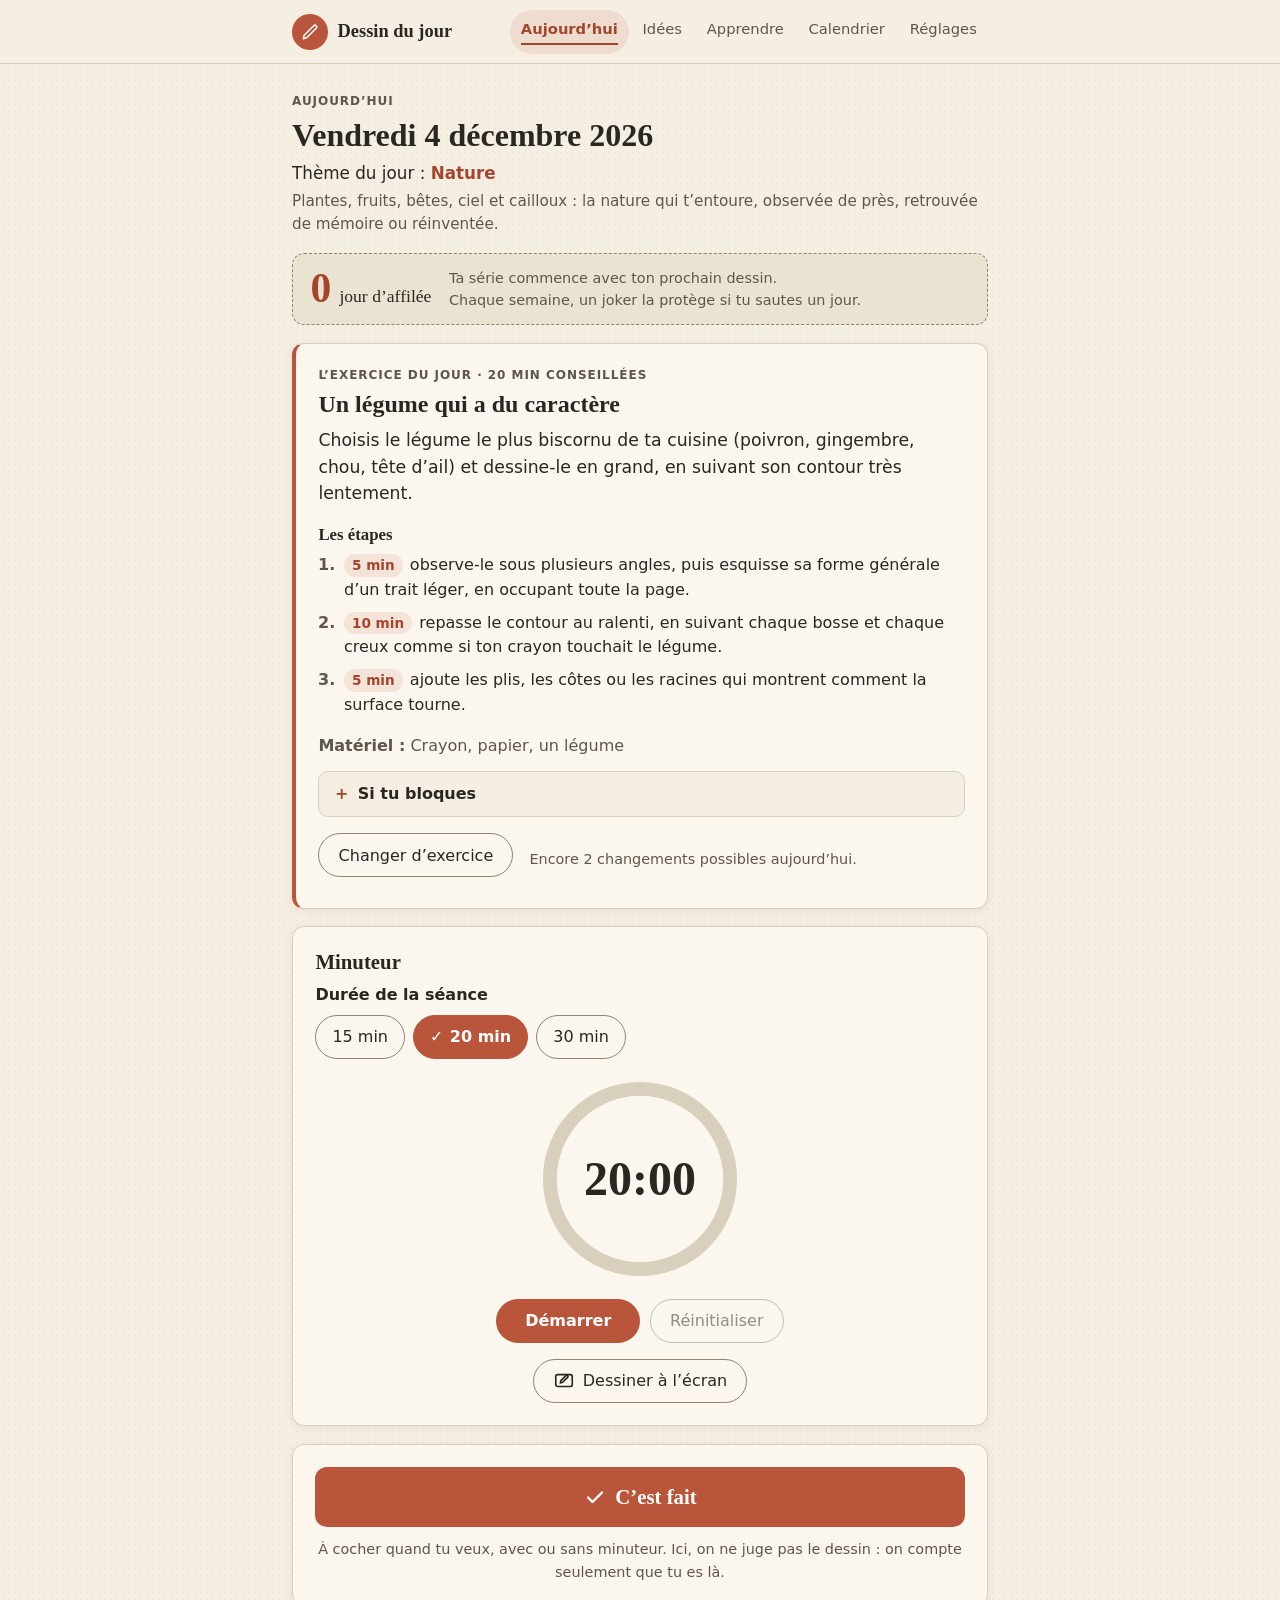
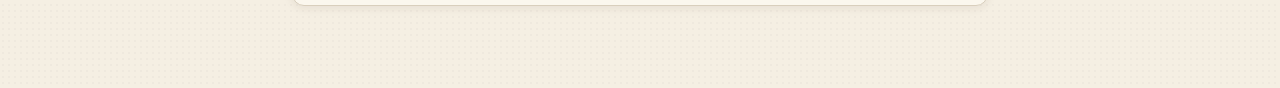
<file: index.html>
<!DOCTYPE html>
<html lang="fr" data-apparence="auto">
<head>
<meta charset="UTF-8">
<meta name="viewport" content="width=device-width, initial-scale=1, viewport-fit=cover">
<meta name="description" content="Un exercice de dessin par jour, 15 à 30 minutes sur papier, pour dessiner régulièrement et sans pression.">
<title>Dessin du jour</title>
<link rel="icon" href="data:image/svg+xml,%3Csvg xmlns='http://www.w3.org/2000/svg' viewBox='0 0 64 64'%3E%3Ccircle cx='32' cy='32' r='30' fill='%23b9553a'/%3E%3Cpath d='M20 44l3-11 17-17a4.2 4.2 0 0 1 6 6L29 39z' fill='%23fbf7ee'/%3E%3C/svg%3E">
<script>
/* Applique tout de suite le thème choisi (attribut data-apparence), pour éviter un éclair de mauvais thème
   au chargement. app.js fait foi ensuite (même clé que DDJ.logique.CLE_STOCKAGE). */
(function () {
  try {
    var brut = window.localStorage.getItem("dessin-du-jour:v1");
    var theme = brut ? JSON.parse(brut).reglages.theme : null;
    if (theme === "clair" || theme === "sombre") {
      document.documentElement.setAttribute("data-apparence", theme);
    }
  } catch (e) { /* stockage absent ou illisible : on reste en thème automatique */ }
})();
</script>
<link rel="stylesheet" href="style.css">
</head>
<body>

<a class="lien-evitement" id="lien-evitement" href="#contenu">Aller au contenu</a>

<header class="entete">
  <div class="entete-interieur">
    <a class="marque" href="#aujourdhui">
      <span class="marque-logo" aria-hidden="true">
        <svg viewBox="0 0 24 24" width="20" height="20" fill="none" stroke="currentColor" stroke-width="1.8" stroke-linecap="round" stroke-linejoin="round" focusable="false"><path d="M4 20l1-4L16.5 4.5a2.1 2.1 0 0 1 3 3L8 19l-4 1z"/></svg>
      </span>
      <span class="marque-nom">Dessin du jour</span>
    </a>
    <nav class="navigation" id="nav-principale" aria-label="Navigation principale">
      <a class="nav-lien" href="#aujourdhui" data-vue="aujourdhui" aria-current="page">
        <svg class="nav-icone" viewBox="0 0 24 24" width="24" height="24" fill="none" stroke="currentColor" stroke-width="1.8" stroke-linecap="round" stroke-linejoin="round" aria-hidden="true" focusable="false"><path d="M4 20l1-4L16.5 4.5a2.1 2.1 0 0 1 3 3L8 19l-4 1z"/><path d="M14 7l3 3"/></svg>
        <span class="nav-texte">Aujourd’hui</span>
      </a>
      <a class="nav-lien" href="#idees" data-vue="idees">
        <svg class="nav-icone" viewBox="0 0 24 24" width="24" height="24" fill="none" stroke="currentColor" stroke-width="1.8" stroke-linecap="round" stroke-linejoin="round" aria-hidden="true" focusable="false"><path d="M12 3a6 6 0 0 0-3.6 10.8c.7.6 1.1 1.3 1.1 2.2h5c0-.9.4-1.6 1.1-2.2A6 6 0 0 0 12 3z"/><path d="M9.5 19h5M10.5 21.5h3"/></svg>
        <span class="nav-texte">Idées</span>
      </a>
      <a class="nav-lien" href="#apprendre" data-vue="apprendre">
        <svg class="nav-icone" viewBox="0 0 24 24" width="24" height="24" fill="none" stroke="currentColor" stroke-width="1.8" stroke-linecap="round" stroke-linejoin="round" aria-hidden="true" focusable="false"><path d="M12 6.5C10.3 5.2 8 4.5 4.5 4.5v13c3.5 0 5.8.7 7.5 2 1.7-1.3 4-2 7.5-2v-13c-3.5 0-5.8.7-7.5 2z"/><path d="M12 6.5v13"/></svg>
        <span class="nav-texte">Apprendre</span>
      </a>
      <a class="nav-lien" href="#calendrier" data-vue="calendrier">
        <svg class="nav-icone" viewBox="0 0 24 24" width="24" height="24" fill="none" stroke="currentColor" stroke-width="1.8" stroke-linecap="round" stroke-linejoin="round" aria-hidden="true" focusable="false"><rect x="3.5" y="5" width="17" height="15" rx="2"/><path d="M3.5 10h17M8 3v4M16 3v4"/></svg>
        <span class="nav-texte">Calendrier</span>
      </a>
      <a class="nav-lien" href="#reglages" data-vue="reglages">
        <svg class="nav-icone" viewBox="0 0 24 24" width="24" height="24" fill="none" stroke="currentColor" stroke-width="1.8" stroke-linecap="round" stroke-linejoin="round" aria-hidden="true" focusable="false"><path d="M4 7h10M18 7h2M4 17h2M10 17h10"/><circle cx="16" cy="7" r="2"/><circle cx="8" cy="17" r="2"/></svg>
        <span class="nav-texte">Réglages</span>
      </a>
    </nav>
  </div>
</header>

<main class="contenu" id="contenu" tabindex="-1">

  <noscript>
    <p class="bandeau bandeau-alerte">Dessin du jour a besoin de JavaScript pour fonctionner. Active-le dans ton navigateur, puis recharge la page.</p>
  </noscript>

  <p class="bandeau bandeau-alerte" id="erreur-fatale" role="alert" hidden></p>

  <div class="bandeau bandeau-alerte" id="bandeau-stockage" role="alert" hidden>
    <p id="bandeau-stockage-texte"></p>
  </div>

  <div class="bandeau bandeau-info" id="bandeau-illisible" role="status" hidden>
    <p id="bandeau-illisible-texte"></p>
    <button type="button" class="bouton-secondaire bouton-petit" id="btn-fermer-illisible">J’ai compris</button>
  </div>

  <!-- ================================================================
       1. AUJOURD’HUI
       ================================================================ -->
  <section class="vue" id="vue-aujourdhui" aria-labelledby="titre-aujourdhui">

    <header class="entete-jour">
      <p class="surtitre">Aujourd’hui</p>
      <h1 class="vue-titre" id="titre-aujourdhui" tabindex="-1"><time id="date-jour"></time></h1>
      <p class="theme-jour" id="theme-jour">Thème du jour : <strong id="theme-nom"></strong></p>
      <p class="theme-description" id="theme-description"></p>
    </header>

    <div class="serie">
      <p class="serie-principal">
        <span class="serie-nombre" id="serie-nombre">0</span>
        <span class="serie-libelle" id="serie-libelle">jour d’affilée</span>
      </p>
      <div class="serie-notes">
        <p class="serie-note" id="serie-note"></p>
        <p class="serie-note" id="serie-joker"></p>
      </div>
    </div>

    <article class="carte carte-accent exercice" id="exercice" aria-labelledby="exercice-titre">
      <p class="surtitre" id="exercice-surtitre">L’exercice du jour</p>
      <h2 id="exercice-titre" tabindex="-1"></h2>
      <p class="consigne" id="exercice-consigne"></p>
      <h3>Les étapes</h3>
      <ol class="etapes" id="exercice-etapes"></ol>
      <p class="materiel" id="exercice-materiel-ligne"><strong>Matériel :</strong> <span id="exercice-materiel"></span></p>
      <details class="si-bloque" id="exercice-bloque">
        <summary>Si tu bloques</summary>
        <p id="exercice-si-bloque"></p>
      </details>
      <div class="exercice-adapte" id="exercice-adapte" hidden>
        <p class="claude-marque">Adapté pour toi par Claude</p>
        <p id="exercice-adapte-texte"></p>
        <p><button type="button" class="bouton-secondaire bouton-petit" id="btn-origine">Revenir à l’exercice d’origine</button></p>
      </div>
      <div class="exercice-actions">
        <div class="actions">
          <button type="button" class="bouton-secondaire" id="btn-changer" aria-describedby="changer-restants">Changer d’exercice</button>
          <button type="button" class="bouton-secondaire" id="btn-adapter" hidden>Adapte-le pour moi</button>
          <button type="button" class="bouton-secondaire" id="btn-adapter-stop" hidden>Arrêter</button>
        </div>
        <p class="note" id="changer-restants"></p>
        <p class="claude-etat" id="adapter-etat" role="status"></p>
      </div>
    </article>

    <div class="carte" id="exercice-absent" hidden>
      <h2>Pas d’exercice à proposer</h2>
      <p>L’exercice du jour est introuvable : les fichiers du dossier « donnees » sont peut-être absents ou incomplets à côté de index.html.</p>
      <p>Ça ne t’empêche pas de dessiner : choisis ce qui te fait envie, lance le minuteur, puis coche ta séance.</p>
    </div>

    <section class="carte minuteur" id="minuteur" aria-labelledby="minuteur-titre" data-statut="pret">
      <h2 id="minuteur-titre">Minuteur</h2>
      <fieldset class="champ" id="minuteur-durees">
        <legend>Durée de la séance</legend>
        <div class="choix">
          <label class="choix-option"><input type="radio" name="minuteur-duree" value="15"><span>15 min</span></label>
          <label class="choix-option"><input type="radio" name="minuteur-duree" value="20" checked><span>20 min</span></label>
          <label class="choix-option"><input type="radio" name="minuteur-duree" value="30"><span>30 min</span></label>
        </div>
      </fieldset>
      <div class="minuteur-cadran">
        <svg class="anneau" viewBox="0 0 120 120" aria-hidden="true" focusable="false">
          <circle class="anneau-fond" cx="60" cy="60" r="52" fill="none" stroke-width="8"/>
          <circle class="anneau-progres" id="anneau-progres" cx="60" cy="60" r="52" fill="none" stroke-width="8" stroke-linecap="round" stroke-dasharray="326.73" stroke-dashoffset="326.73" transform="rotate(-90 60 60)"/>
        </svg>
        <p class="minuteur-temps" id="minuteur-temps" role="timer" aria-label="Temps restant">20:00</p>
      </div>
      <div class="minuteur-actions">
        <button type="button" class="bouton" id="btn-demarrer">Démarrer</button>
        <button type="button" class="bouton" id="btn-pause" hidden>Pause</button>
        <button type="button" class="bouton" id="btn-reprendre" hidden>Reprendre</button>
        <button type="button" class="bouton-secondaire" id="btn-reinitialiser" disabled>Réinitialiser</button>
      </div>
      <p class="minuteur-message" id="minuteur-message" aria-live="polite"></p>
      <p class="minuteur-ecran"><a class="bouton-secondaire" id="lien-dessiner" href="#dessiner">
        <svg viewBox="0 0 24 24" width="22" height="22" fill="none" stroke="currentColor" stroke-width="1.8" stroke-linecap="round" stroke-linejoin="round" aria-hidden="true" focusable="false"><rect x="3" y="5" width="18" height="13" rx="2"/><path d="M8 14l2.5-.6L16 8a1.3 1.3 0 0 0-1.9-1.9L8.6 11.6z"/></svg>
        <span>Dessiner à l’écran</span>
      </a></p>
    </section>

    <section class="carte zone-fait" id="zone-fait" aria-labelledby="fait-titre">
      <h2 class="visuellement-cache" id="fait-titre">Ma séance du jour</h2>

      <div id="fait-avant">
        <button type="button" class="bouton bouton-grand" id="btn-fait">
          <svg viewBox="0 0 24 24" width="24" height="24" fill="none" stroke="currentColor" stroke-width="2.4" stroke-linecap="round" stroke-linejoin="round" aria-hidden="true" focusable="false"><path d="M5 12.5l4.5 4.5L19 7.5"/></svg>
          <span>C’est fait</span>
        </button>
        <p class="note">À cocher quand tu veux, avec ou sans minuteur. Ici, on ne juge pas le dessin : on compte seulement que tu es là.</p>
      </div>

      <div id="fait-apres" hidden>
        <p class="fait-etat" id="fait-etat" tabindex="-1">
          <span class="fait-icone" aria-hidden="true">
            <svg viewBox="0 0 24 24" width="26" height="26" fill="none" stroke="currentColor" stroke-width="2.6" stroke-linecap="round" stroke-linejoin="round" focusable="false"><path d="M5 12.5l4.5 4.5L19 7.5"/></svg>
          </span>
          <span>C’est fait pour aujourd’hui</span>
        </p>
        <p class="fait-dessin" id="fait-dessin" hidden></p>
        <p class="fait-encouragement" id="fait-encouragement"></p>

        <div class="fete" id="palier-jour" hidden></div>

        <div class="ressenti" id="ressenti-jour" role="group" aria-labelledby="ressenti-jour-titre">
          <p class="ressenti-titre" id="ressenti-jour-titre">Comment c’était ? <span class="note">(facultatif)</span></p>
          <div class="choix">
            <button type="button" class="choix-bouton" data-ressenti="facile" aria-pressed="false">Facile</button>
            <button type="button" class="choix-bouton" data-ressenti="bien" aria-pressed="false">Bien</button>
            <button type="button" class="choix-bouton" data-ressenti="difficile" aria-pressed="false">Difficile</button>
          </div>
        </div>

        <section class="retour" id="retour" aria-labelledby="retour-titre" hidden>
          <h3 class="visuellement-cache" id="retour-titre">Retour sur ton dessin</h3>
          <div class="retour-garde" id="retour-garde" hidden>
            <p class="claude-marque">Le retour de Claude sur ton dessin</p>
            <p class="claude-texte" id="retour-texte"></p>
          </div>
          <div class="retour-ia" id="retour-ia" hidden>
            <div class="actions">
              <button type="button" class="bouton-secondaire" id="btn-retour">Montrer mon dessin à Claude</button>
              <button type="button" class="bouton-secondaire" id="btn-retour-stop" hidden>Arrêter</button>
              <input class="visuellement-cache" type="file" id="retour-fichier" accept="image/jpeg,image/png,image/webp" tabindex="-1" aria-label="Photo de ton dessin">
            </div>
            <p class="note">Prends ton dessin en photo, bien éclairé et à plat. La photo sert à cette réponse, puis elle n’est pas gardée : seul le texte du retour reste noté sur ce jour.</p>
            <p class="claude-texte" id="retour-flux" aria-live="polite"></p>
            <p class="claude-etat" id="retour-etat" role="status"></p>
          </div>
        </section>

        <button type="button" class="bouton-discret" id="btn-annuler">Annuler (je n’ai pas dessiné)</button>
      </div>
    </section>

  </section>

  <!-- ================================================================
       1 bis. DESSINER À L’ÉCRAN (feuille pour le stylet, la souris ou le doigt)
       ================================================================ -->
  <section class="vue" id="vue-dessiner" aria-labelledby="titre-dessiner" hidden>

    <p class="chapitre-retour">
      <a class="lien-retour" href="#aujourdhui">
        <svg viewBox="0 0 24 24" width="20" height="20" fill="none" stroke="currentColor" stroke-width="2" stroke-linecap="round" stroke-linejoin="round" aria-hidden="true" focusable="false"><path d="M15 5l-7 7 7 7"/></svg>
        <span>Aujourd’hui</span>
      </a>
    </p>

    <header class="entete-jour">
      <p class="surtitre">Au stylet, à la souris ou au doigt</p>
      <h1 class="vue-titre" id="titre-dessiner" tabindex="-1">Dessiner à l’écran</h1>
      <p class="croquis-sujet" id="croquis-sujet"></p>
    </header>

    <div class="croquis" id="croquis">
      <div class="croquis-barre" role="toolbar" aria-label="Outils de dessin">
        <div class="croquis-groupe" id="croquis-outils" role="group" aria-label="Outil">
          <button type="button" class="croquis-bouton" data-outil="crayon" aria-pressed="true">Crayon</button>
          <button type="button" class="croquis-bouton" data-outil="encre" aria-pressed="false">Encre</button>
          <button type="button" class="croquis-bouton" data-outil="gomme" aria-pressed="false">Gomme</button>
        </div>
        <div class="croquis-groupe" id="croquis-tailles" role="group" aria-label="Épaisseur du trait">
          <button type="button" class="croquis-bouton croquis-taille" data-taille="0" aria-pressed="false" aria-label="Trait fin"><span class="croquis-point croquis-point-0" aria-hidden="true"></span></button>
          <button type="button" class="croquis-bouton croquis-taille" data-taille="1" aria-pressed="true" aria-label="Trait moyen"><span class="croquis-point croquis-point-1" aria-hidden="true"></span></button>
          <button type="button" class="croquis-bouton croquis-taille" data-taille="2" aria-pressed="false" aria-label="Trait épais"><span class="croquis-point croquis-point-2" aria-hidden="true"></span></button>
        </div>
        <div class="croquis-groupe">
          <button type="button" class="croquis-bouton" id="btn-croquis-annuler" disabled>Annuler</button>
          <button type="button" class="croquis-bouton" id="btn-croquis-retablir" disabled>Rétablir</button>
          <button type="button" class="croquis-bouton" id="btn-croquis-effacer" disabled>Tout effacer</button>
        </div>
        <div class="croquis-groupe croquis-groupe-fin">
          <span class="croquis-minuteur" id="croquis-minuteur" aria-label="Temps restant au minuteur"></span>
          <button type="button" class="croquis-bouton" id="btn-croquis-minuteur">Démarrer</button>
          <button type="button" class="croquis-bouton" id="btn-croquis-agrandir" aria-pressed="false">Agrandir</button>
        </div>
      </div>
      <div class="croquis-feuille" id="croquis-feuille">
        <canvas class="croquis-toile" id="croquis-toile" width="1600" height="1200" role="img" aria-label="Feuille de dessin">Ton navigateur ne sait pas afficher la feuille de dessin.</canvas>
      </div>
    </div>
    <p class="note" id="croquis-aide">Avec un stylet, la pression fait varier le trait, et le doigt ne laisse plus de trace dès qu’un stylet a servi. Ton dessin en cours est gardé dans ce navigateur tant que tu ne l’effaces pas.</p>

    <section class="carte" aria-labelledby="croquis-suite-titre">
      <h2 id="croquis-suite-titre">Quand tu as fini</h2>
      <div class="actions">
        <button type="button" class="bouton" id="btn-croquis-fait">C’est fait pour aujourd’hui</button>
        <button type="button" class="bouton-secondaire" id="btn-croquis-juger" hidden>Montrer ce dessin à Claude</button>
        <button type="button" class="bouton-secondaire" id="btn-croquis-juger-stop" hidden>Arrêter</button>
        <button type="button" class="bouton-secondaire" id="btn-croquis-image">Enregistrer l’image</button>
      </div>
      <p class="message" id="croquis-message" role="status"></p>
      <p class="claude-etat" id="croquis-retour-etat" role="status"></p>
      <div class="retour" id="croquis-retour" hidden>
        <p class="claude-marque">Le retour de Claude sur ton dessin</p>
        <p class="claude-texte" id="croquis-retour-texte" tabindex="-1" aria-live="polite"></p>
        <p class="note" id="croquis-retour-note" hidden>Ce retour sera gardé avec ton jour dès que ta séance sera cochée.</p>
      </div>
    </section>

  </section>

  <!-- ================================================================
       2. IDÉES
       ================================================================ -->
  <section class="vue" id="vue-idees" aria-labelledby="titre-idees" hidden>

    <header class="entete-jour">
      <p class="surtitre">Pour relancer l’imagination</p>
      <h1 class="vue-titre" id="titre-idees" tabindex="-1">Idées</h1>
      <p class="vue-intro">En panne d’inspiration ? Tire une idée au hasard, garde les morceaux qui te plaisent et relance les autres. Ce n’est qu’un point de départ : libre à toi de la tordre dans tous les sens.</p>
    </header>

    <div class="carte" id="idees-absentes" hidden>
      <h2>Pas d’idées à proposer</h2>
      <p>Le générateur d’idées est introuvable : le fichier « idees.js » du dossier « donnees » est peut-être absent ou incomplet à côté de index.html.</p>
      <p>Tes favoris ne sont pas perdus : ils restent enregistrés et reviendront avec ce fichier.</p>
    </div>

    <div id="idees-corps">

      <fieldset class="champ" id="idees-categories">
        <legend>Quel genre d’idée ?</legend>
        <div class="choix" id="idees-categories-choix">
          <label class="choix-option"><input type="radio" name="idees-categorie" value="surprise" checked><span>Surprise</span></label>
        </div>
        <p class="note" id="idees-categorie-description"></p>
      </fieldset>

      <section class="carte carte-accent" id="idee" aria-labelledby="idee-titre">
        <h2 class="surtitre idee-surtitre" id="idee-titre">Ton idée</h2>
        <p class="idee-texte" id="idee-texte" tabindex="-1"></p>
        <ul class="idee-morceaux" id="idee-morceaux" role="list" aria-label="Les morceaux de cette idée"></ul>
        <p class="note" id="idee-aide"></p>
        <div class="actions idee-actions">
          <button type="button" class="bouton" id="btn-idee-nouvelle">
            <svg viewBox="0 0 24 24" width="22" height="22" fill="none" stroke="currentColor" stroke-width="2" stroke-linecap="round" stroke-linejoin="round" aria-hidden="true" focusable="false"><path d="M21 5v5h-5"/><path d="M19.4 14.5a8 8 0 1 1-1.9-8.2L21 10"/></svg>
            <span>Nouvelle idée</span>
          </button>
          <button type="button" class="bouton-secondaire bouton-bascule" id="btn-idee-favori" aria-pressed="false">Garder en favori</button>
          <button type="button" class="bouton-secondaire" id="btn-idee-jour">C’est mon dessin du jour</button>
        </div>
        <p class="note-jour" id="idee-jour-note" tabindex="-1" hidden></p>
        <div class="fete" id="idee-palier" hidden></div>
      </section>

      <section class="carte" id="mesure" aria-labelledby="mesure-titre" hidden>
        <p class="claude-marque">Avec Claude</p>
        <h2 id="mesure-titre">Une idée sur mesure</h2>
        <form id="mesure-formulaire" novalidate>
          <label class="champ-libelle" for="mesure-envie">De quoi as-tu envie ?</label>
          <div class="champ-ligne">
            <input class="champ-texte" type="text" id="mesure-envie" maxlength="120" autocomplete="off" placeholder="Un mot, un univers, une contrainte…" aria-describedby="mesure-aide">
            <button type="submit" class="bouton" id="btn-mesure">Demander des idées</button>
            <button type="button" class="bouton-secondaire" id="btn-mesure-stop" hidden>Arrêter</button>
          </div>
          <p class="note" id="mesure-aide">Par exemple : « des chats, en 15 minutes », « un lieu sous la pluie », « quelque chose de drôle avec une théière ». Tu peux aussi laisser vide.</p>
        </form>
        <p class="claude-etat" id="mesure-etat" role="status"></p>
        <ul class="mesure-liste" id="mesure-liste" role="list" aria-label="Idées proposées par Claude"></ul>
      </section>

      <section class="carte" aria-labelledby="idees-recentes-titre">
        <h2 id="idees-recentes-titre">Tes dernières idées</h2>
        <p class="note" id="idees-recentes-vide">Les idées que tu tires s’empilent ici le temps de ta visite, pour revenir à celle d’avant si elle te manque.</p>
        <ul class="idees-liste idees-liste-recentes" id="idees-recentes" role="list"></ul>
      </section>

      <section class="carte" aria-labelledby="idees-favoris-titre">
        <h2 id="idees-favoris-titre" tabindex="-1">Tes favoris</h2>
        <p id="idees-favoris-vide">Rien ici pour l’instant, et c’est très bien. Quand une idée te fait envie, « Garder en favori » la met de côté pour un autre jour.</p>
        <p class="note" id="idees-favoris-compte" hidden></p>
        <ul class="idees-liste" id="idees-favoris" role="list"></ul>
      </section>

    </div>

  </section>

  <!-- ================================================================
       3. APPRENDRE (sommaire du guide, puis un chapitre à la fois)
       ================================================================ -->
  <section class="vue" id="vue-apprendre" aria-labelledby="titre-apprendre" hidden>

    <div id="guide-sommaire">

      <header class="entete-jour">
        <p class="surtitre">Le guide, pas à pas</p>
        <h1 class="vue-titre" id="titre-apprendre" tabindex="-1">Dessiner d’imagination, de A à Z</h1>
        <p class="vue-intro">Douze chapitres courts pour apprendre à dessiner sans modèle, du premier trait à l’image complète. Chacun se termine par un exercice sur papier. Avance à ton rythme, dans l’ordre ou en picorant : rien ne presse.</p>
      </header>

      <div class="carte" id="guide-absent" hidden>
        <h2>Le guide est introuvable</h2>
        <p>Les chapitres n’ont pas pu être chargés : les fichiers « guide-1.js », « guide-2.js » et « guide-3.js » du dossier « donnees » sont peut-être absents ou incomplets à côté de index.html.</p>
        <p>Ton avancement n’est pas perdu : il reste enregistré et reviendra avec ces fichiers.</p>
      </div>

      <div id="guide-corps">

        <section class="carte" aria-labelledby="guide-progression-titre">
          <h2 class="visuellement-cache" id="guide-progression-titre">Ton avancement</h2>
          <p class="guide-progression-texte" id="guide-progression-texte"></p>
          <div class="barre" aria-hidden="true"><div class="barre-remplie" id="guide-barre"></div></div>
          <p class="guide-progression-action"><a class="bouton" id="guide-reprendre" href="#apprendre"></a></p>
          <p class="note" id="guide-termine" hidden>Tu as fait tous les exercices du guide. Les chapitres restent là : chacun se refait autant de fois que tu veux, avec un autre sujet.</p>
        </section>

        <div id="guide-parties"></div>

      </div>

    </div>

    <article class="guide-chapitre" id="guide-chapitre" aria-labelledby="chapitre-titre" hidden>

      <p class="chapitre-retour">
        <a class="lien-retour" href="#apprendre">
          <svg viewBox="0 0 24 24" width="20" height="20" fill="none" stroke="currentColor" stroke-width="2" stroke-linecap="round" stroke-linejoin="round" aria-hidden="true" focusable="false"><path d="M15 5l-7 7 7 7"/></svg>
          <span>Sommaire</span>
        </a>
      </p>

      <header class="entete-jour">
        <p class="surtitre" id="chapitre-surtitre"></p>
        <h1 class="vue-titre" id="chapitre-titre" tabindex="-1"></h1>
        <p class="chapitre-resume" id="chapitre-resume"></p>
      </header>

      <div class="chapitre-corps" id="chapitre-corps"></div>

      <!-- Le suivi est déplacé par app.js au bas de la carte « À toi » du chapitre affiché. -->
      <div id="chapitre-suivi-repli">
        <div class="chapitre-suivi" id="chapitre-suivi">
          <div class="actions">
            <button type="button" class="bouton-secondaire bouton-bascule" id="btn-chapitre-fait" aria-pressed="false">J’ai fait cet exercice</button>
            <button type="button" class="bouton-secondaire" id="btn-chapitre-jour">C’est mon dessin du jour</button>
          </div>
          <p class="note" id="chapitre-fait-note"></p>
          <p class="note-jour" id="chapitre-jour-note" tabindex="-1" hidden></p>
          <div class="fete" id="chapitre-palier" hidden></div>
        </div>
      </div>

      <section class="carte question" id="question" aria-labelledby="question-titre" hidden>
        <p class="claude-marque">Avec Claude</p>
        <h2 id="question-titre">Une question sur ce chapitre ?</h2>
        <form id="question-formulaire" novalidate>
          <label class="champ-libelle" for="question-texte">Ce qui te bloque, ou ce que tu veux creuser</label>
          <textarea class="champ-texte" id="question-texte" maxlength="400" rows="3" placeholder="Par exemple : je ne comprends pas où placer le point de fuite."></textarea>
          <div class="actions">
            <button type="submit" class="bouton" id="btn-question">Poser la question</button>
            <button type="button" class="bouton-secondaire" id="btn-question-stop" hidden>Arrêter</button>
          </div>
        </form>
        <p class="claude-etat" id="question-etat" role="status"></p>
        <div class="question-reponse" id="question-reponse" hidden>
          <p class="claude-texte" id="question-reponse-texte" tabindex="-1" aria-live="polite"></p>
        </div>
      </section>

      <nav class="chapitre-nav" aria-label="D’un chapitre à l’autre">
        <a class="chapitre-nav-lien" id="chapitre-prec" href="#apprendre">
          <span class="chapitre-nav-sens"><span aria-hidden="true">← </span>Chapitre précédent</span>
          <span class="chapitre-nav-titre" id="chapitre-prec-titre"></span>
        </a>
        <a class="chapitre-nav-lien chapitre-nav-suivant" id="chapitre-suiv" href="#apprendre">
          <span class="chapitre-nav-sens">Chapitre suivant<span aria-hidden="true"> →</span></span>
          <span class="chapitre-nav-titre" id="chapitre-suiv-titre"></span>
        </a>
      </nav>
      <p class="chapitre-retour"><a class="lien-retour" href="#apprendre">Retour au sommaire</a></p>

    </article>

  </section>

  <!-- ================================================================
       4. CALENDRIER
       ================================================================ -->
  <section class="vue" id="vue-calendrier" aria-labelledby="titre-calendrier" hidden>

    <header class="entete-jour">
      <p class="surtitre">Ta régularité</p>
      <h1 class="vue-titre" id="titre-calendrier" tabindex="-1">Calendrier</h1>
    </header>

    <dl class="stats">
      <div class="stat"><dt>Série en cours</dt><dd id="stat-serie">0</dd></div>
      <div class="stat"><dt>Meilleure série</dt><dd id="stat-meilleure">0</dd></div>
      <div class="stat"><dt>Jours dessinés</dt><dd id="stat-total">0</dd></div>
      <div class="stat"><dt>Ce mois-ci</dt><dd id="stat-mois">0</dd></div>
    </dl>

    <section class="carte carte-calendrier" aria-labelledby="mois-titre">
      <div class="mois-nav">
        <button type="button" class="bouton-icone" id="btn-mois-prec" aria-label="Mois précédent">
          <svg viewBox="0 0 24 24" width="22" height="22" fill="none" stroke="currentColor" stroke-width="2" stroke-linecap="round" stroke-linejoin="round" aria-hidden="true" focusable="false"><path d="M15 5l-7 7 7 7"/></svg>
        </button>
        <h2 class="mois-titre" id="mois-titre" tabindex="-1" aria-live="polite"></h2>
        <button type="button" class="bouton-icone" id="btn-mois-suiv" aria-label="Mois suivant">
          <svg viewBox="0 0 24 24" width="22" height="22" fill="none" stroke="currentColor" stroke-width="2" stroke-linecap="round" stroke-linejoin="round" aria-hidden="true" focusable="false"><path d="M9 5l7 7-7 7"/></svg>
        </button>
      </div>
      <p class="mois-retour">
        <button type="button" class="bouton-secondaire bouton-petit" id="btn-mois-courant">Revenir à ce mois-ci</button>
      </p>

      <table class="grille" aria-labelledby="mois-titre">
        <thead>
          <tr>
            <th scope="col"><span aria-hidden="true">lu</span><span class="visuellement-cache">lundi</span></th>
            <th scope="col"><span aria-hidden="true">ma</span><span class="visuellement-cache">mardi</span></th>
            <th scope="col"><span aria-hidden="true">me</span><span class="visuellement-cache">mercredi</span></th>
            <th scope="col"><span aria-hidden="true">je</span><span class="visuellement-cache">jeudi</span></th>
            <th scope="col"><span aria-hidden="true">ve</span><span class="visuellement-cache">vendredi</span></th>
            <th scope="col"><span aria-hidden="true">sa</span><span class="visuellement-cache">samedi</span></th>
            <th scope="col"><span aria-hidden="true">di</span><span class="visuellement-cache">dimanche</span></th>
          </tr>
        </thead>
        <tbody id="grille-corps"></tbody>
      </table>

      <ul class="legende" aria-label="Légende du calendrier">
        <li><span class="pastille pastille-fait" aria-hidden="true">✓</span> Dessin fait</li>
        <li><span class="pastille pastille-joker" aria-hidden="true">◆</span> Couvert par un joker</li>
        <li><span class="pastille pastille-aujourdhui" aria-hidden="true"></span> Aujourd’hui</li>
        <li><span class="pastille pastille-futur" aria-hidden="true">9</span> À venir</li>
      </ul>
      <p class="note">Touche un jour passé pour voir son exercice, ou pour le cocher si tu avais dessiné sans le noter. Chaque semaine, un joker protège ta série en cours si tu sautes un jour.</p>
    </section>

    <section class="carte" aria-labelledby="paliers-titre">
      <h2 id="paliers-titre">Paliers</h2>
      <p class="note" id="paliers-prochain"></p>
      <ol class="paliers" id="paliers-liste"></ol>
    </section>

  </section>

  <!-- ================================================================
       5. RÉGLAGES
       ================================================================ -->
  <section class="vue" id="vue-reglages" aria-labelledby="titre-reglages" hidden>

    <header class="entete-jour">
      <p class="surtitre">À ta main</p>
      <h1 class="vue-titre" id="titre-reglages" tabindex="-1">Réglages</h1>
    </header>

    <section class="carte" aria-labelledby="reglages-seance-titre">
      <h2 id="reglages-seance-titre">Séance</h2>
      <fieldset class="champ" id="reglage-durees">
        <legend>Durée du minuteur</legend>
        <div class="choix">
          <label class="choix-option"><input type="radio" name="reglage-duree" value="auto" checked><span>Conseillée par l’exercice</span></label>
          <label class="choix-option"><input type="radio" name="reglage-duree" value="15"><span>15 min</span></label>
          <label class="choix-option"><input type="radio" name="reglage-duree" value="20"><span>20 min</span></label>
          <label class="choix-option"><input type="radio" name="reglage-duree" value="30"><span>30 min</span></label>
        </div>
        <p class="note">Avec « Conseillée par l’exercice », le minuteur se règle chaque jour sur la durée indiquée par l’exercice. Avec 15, 20 ou 30 min, il propose toujours cette durée. Dans les deux cas, tu peux encore en choisir une autre pour une séance, sur l’écran du jour.</p>
      </fieldset>
      <div class="champ">
        <label class="case-a-cocher"><input type="checkbox" id="reglage-son" checked><span>Jouer un petit carillon à la fin du minuteur</span></label>
        <p><button type="button" class="bouton-secondaire bouton-petit" id="btn-test-son">Écouter le carillon</button></p>
      </div>
    </section>

    <section class="carte" aria-labelledby="reglages-apparence-titre">
      <h2 id="reglages-apparence-titre">Apparence</h2>
      <fieldset class="champ" id="reglage-themes">
        <legend>Thème</legend>
        <div class="choix">
          <label class="choix-option"><input type="radio" name="reglage-theme" value="auto" checked><span>Automatique</span></label>
          <label class="choix-option"><input type="radio" name="reglage-theme" value="clair"><span>Clair</span></label>
          <label class="choix-option"><input type="radio" name="reglage-theme" value="sombre"><span>Sombre</span></label>
        </div>
        <p class="note">« Automatique » suit le réglage clair ou sombre de ton appareil.</p>
      </fieldset>
    </section>

    <section class="carte" aria-labelledby="reglages-sauvegarde-titre">
      <h2 id="reglages-sauvegarde-titre">Sauvegarde</h2>
      <p class="sync-etat" id="sync-etat" data-etat="local" role="status">Enregistrée dans ce navigateur</p>
      <div id="sauvegarde-locale">
        <p>Ta progression (jours dessinés, ressenti, idées gardées en favori, avancement dans le guide, réglages) vit uniquement dans ce navigateur, sur cet appareil. Rien n’est envoyé ailleurs, et tes dessins restent sur ton papier.</p>
        <p>Si tu vides les données du navigateur ou si tu changes d’appareil, elle disparaît : un export de temps en temps sert de filet de sécurité. Le fichier exporté contient tout cela, favoris et avancement du guide compris, et l’import remet tout en place.</p>
      </div>
      <div id="sauvegarde-compte" hidden>
        <p>Ta progression (jours dessinés, ressenti, retours de Claude, idées gardées en favori, avancement dans le guide, réglages) est gardée avec ton compte Claude, dans un espace réservé à ton compte. Tu la retrouves sur chacun de tes appareils en ouvrant cette page. Tes dessins restent sur ton papier.</p>
        <p>Un export de temps en temps reste un bon filet de sécurité : le fichier contient tout cela, et l’import remet tout en place.</p>
      </div>
      <div class="actions">
        <button type="button" class="bouton" id="btn-exporter">Exporter ma progression</button>
        <button type="button" class="bouton-secondaire" id="btn-importer">Importer une sauvegarde</button>
        <input class="visuellement-cache" type="file" id="fichier-import" accept=".json,application/json" tabindex="-1" aria-label="Fichier de sauvegarde à importer">
      </div>
      <p class="message" id="sauvegarde-message" role="status"></p>
    </section>

    <section class="carte" id="reglages-claude" aria-labelledby="reglages-claude-titre" hidden>
      <h2 id="reglages-claude-titre">Avec Claude</h2>
      <p>Quatre fonctions font appel à Claude, seulement quand tu le demandes : le retour sur ton dessin (photo, ou feuille à l’écran), les idées sur mesure, les questions sur un chapitre du guide et l’exercice adapté. <span id="reglages-claude-source">Elles passent par ton compte Claude et comptent dans ton usage. La première fois, Claude te demande ton accord.</span></p>
      <p class="note">Si Claude ne répond pas, tout le reste continue de marcher : l’exercice du jour, le minuteur, les idées tirées au hasard, le guide et ta série.</p>
    </section>

    <section class="carte" id="reglages-cle" aria-labelledby="reglages-cle-titre" hidden>
      <h2 id="reglages-cle-titre">Clé API Anthropic</h2>
      <p>Avec une clé API, les fonctions « avec Claude » marchent ici aussi : retour sur ton dessin, idées sur mesure, questions sur le guide, exercice adapté. Chaque demande est facturée sur le crédit de ton compte API, de l’ordre de quelques centimes au plus.</p>
      <p class="sync-etat" id="cle-etat" data-etat="local" role="status">Aucune clé enregistrée</p>
      <form id="cle-formulaire" novalidate>
        <label class="champ-libelle" for="cle-api">Ta clé API</label>
        <div class="champ-ligne">
          <input class="champ-texte" type="password" id="cle-api" maxlength="400" autocomplete="off" autocapitalize="off" spellcheck="false" placeholder="sk-ant-…" aria-describedby="cle-aide">
          <button type="submit" class="bouton" id="btn-cle-enregistrer">Enregistrer la clé</button>
        </div>
        <p class="note" id="cle-aide">La clé reste dans ce navigateur, sur cet appareil. Elle n’est jamais mise dans ta progression ni dans un export, et elle ne part qu’à l’API d’Anthropic. Toute personne qui utilise ce navigateur peut s’en servir : crée une clé réservée à cette appli, avec un plafond de dépense, dans la console d’Anthropic.</p>
      </form>
      <div class="champ">
        <label class="champ-libelle" for="cle-modele">Modèle</label>
        <select class="champ-texte" id="cle-modele"></select>
      </div>
      <div class="actions">
        <button type="button" class="bouton-secondaire" id="btn-cle-tester" hidden>Tester la clé</button>
        <button type="button" class="bouton-secondaire" id="btn-cle-retirer" hidden>Retirer la clé</button>
      </div>
      <p class="message" id="cle-message" role="status"></p>
    </section>

    <section class="carte" aria-labelledby="reglages-effacer-titre">
      <h2 id="reglages-effacer-titre">Repartir de zéro</h2>
      <p>Supprime tous les jours cochés, les paliers, les idées gardées en favori, l’avancement dans le guide et les réglages. Une confirmation te sera demandée.</p>
      <div class="actions">
        <button type="button" class="bouton-danger" id="btn-effacer">Tout effacer</button>
      </div>
    </section>

  </section>

  <p class="visuellement-cache" id="annonce" aria-live="polite"></p>

</main>

<!-- Détail d’un jour du calendrier -->
<dialog class="dialogue" id="detail" aria-labelledby="detail-titre">
  <div class="dialogue-contenu">
    <h2 id="detail-titre" tabindex="-1"></h2>
    <p class="detail-statut" id="detail-statut"></p>
    <div class="detail-exercice">
      <p class="surtitre" id="detail-exo-label"></p>
      <p class="detail-exo-titre" id="detail-exo-titre"></p>
      <p class="note" id="detail-exo-theme"></p>
      <p id="detail-exo-consigne"></p>
    </div>
    <div class="ressenti" id="detail-ressenti" role="group" aria-labelledby="detail-ressenti-titre">
      <p class="ressenti-titre" id="detail-ressenti-titre">Ressenti <span class="note">(facultatif)</span></p>
      <div class="choix">
        <button type="button" class="choix-bouton" data-ressenti="facile" aria-pressed="false">Facile</button>
        <button type="button" class="choix-bouton" data-ressenti="bien" aria-pressed="false">Bien</button>
        <button type="button" class="choix-bouton" data-ressenti="difficile" aria-pressed="false">Difficile</button>
      </div>
    </div>
    <div class="retour" id="detail-retour-bloc" hidden>
      <p class="claude-marque">Le retour de Claude</p>
      <p class="claude-texte" id="detail-retour"></p>
    </div>
    <div class="fete" id="detail-palier" hidden></div>
    <div class="dialogue-actions">
      <button type="button" class="bouton" id="detail-basculer">Marquer comme fait</button>
      <button type="button" class="bouton-secondaire" id="detail-fermer">Fermer</button>
    </div>
    <p class="visuellement-cache" id="detail-annonce" aria-live="polite"></p>
  </div>
</dialog>

<!-- Confirmation (import, tout effacer) -->
<dialog class="dialogue" id="confirmation" aria-labelledby="confirmation-titre" aria-describedby="confirmation-texte">
  <div class="dialogue-contenu">
    <h2 id="confirmation-titre" tabindex="-1"></h2>
    <p id="confirmation-texte"></p>
    <div class="dialogue-actions">
      <button type="button" class="bouton" id="confirmation-oui">Confirmer</button>
      <button type="button" class="bouton-secondaire" id="confirmation-non">Annuler</button>
    </div>
  </div>
</dialog>

<!-- Voile du repli, pour les navigateurs sans <dialog> natif -->
<div class="voile" id="voile" hidden></div>

<script src="donnees/exercices-semaine.js"></script>
<script src="donnees/exercices-weekend.js"></script>
<script src="donnees/idees.js"></script>
<script src="donnees/guide-1.js"></script>
<script src="donnees/guide-2.js"></script>
<script src="donnees/guide-3.js"></script>
<script src="logique.js"></script>
<script src="app.js"></script>
<script src="croquis.js"></script>
<script src="api.js"></script>
<script src="claude.js"></script>
</body>
</html>
</file>
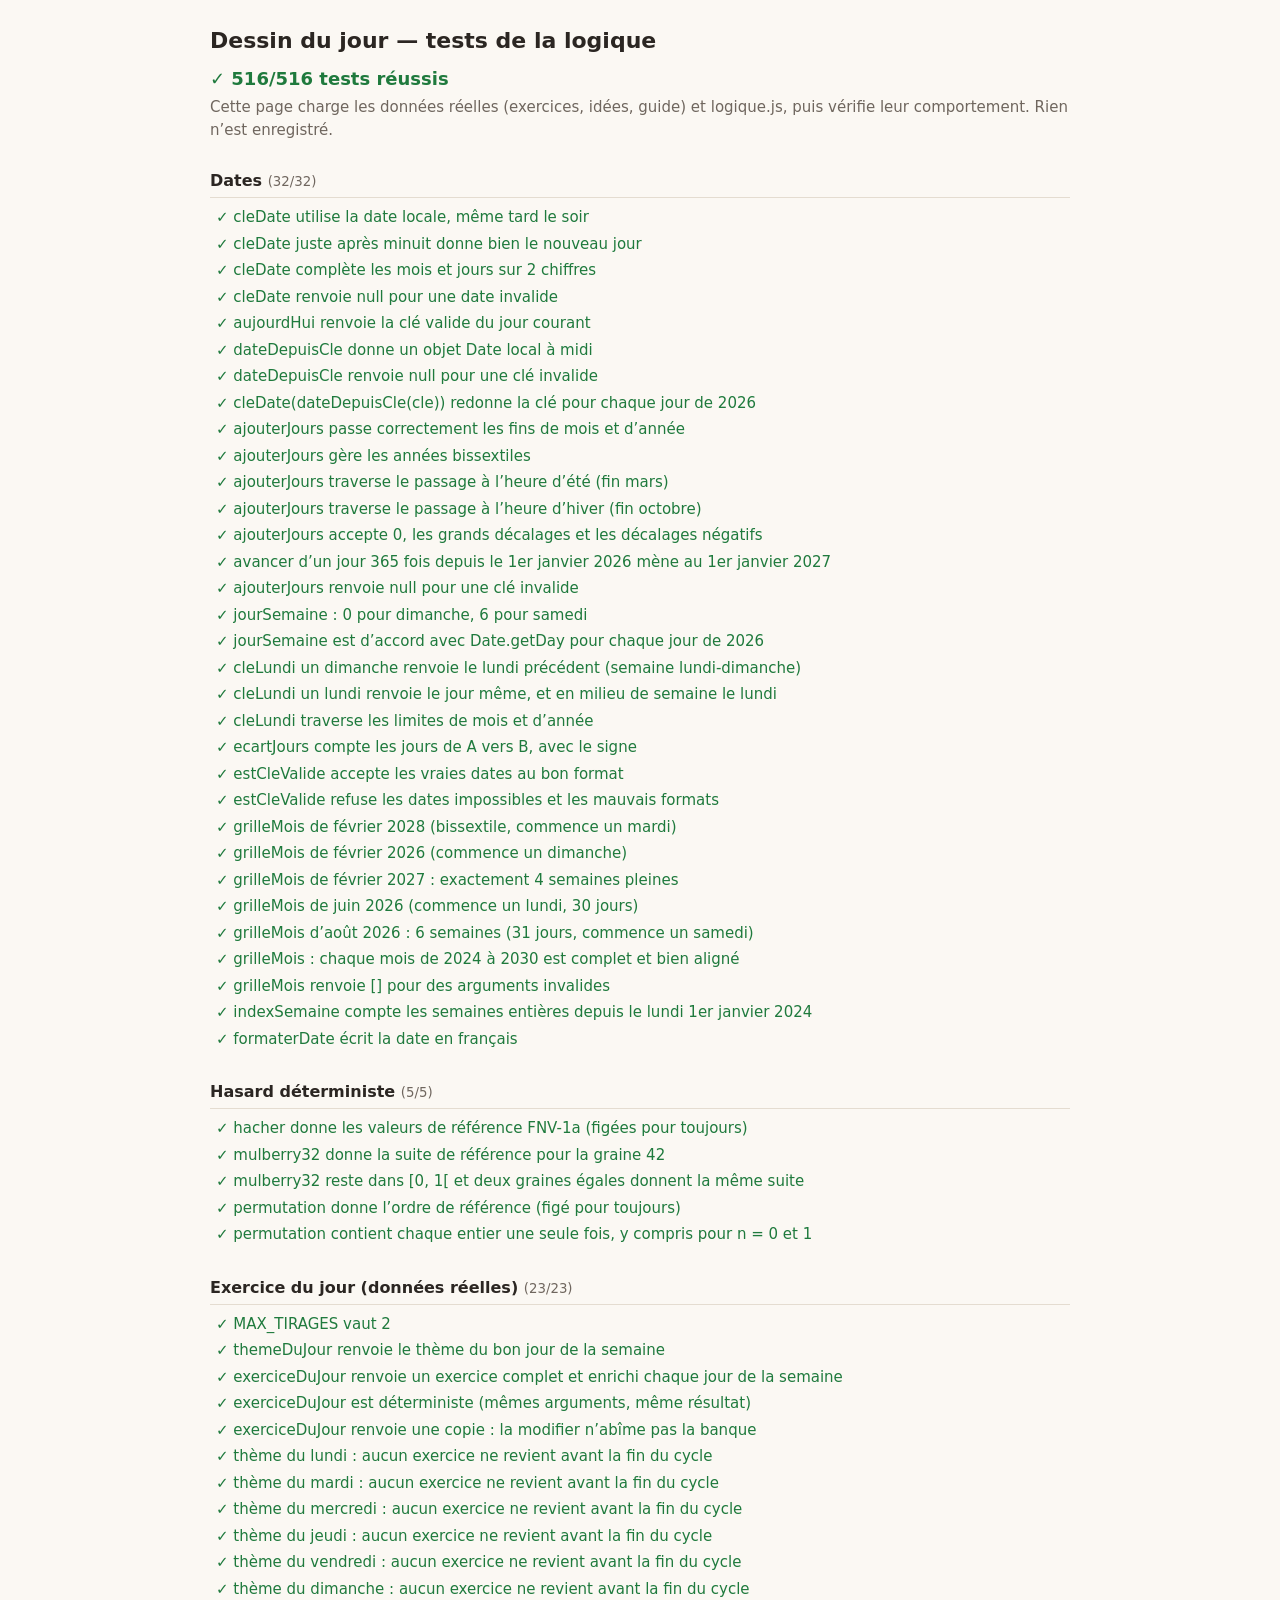
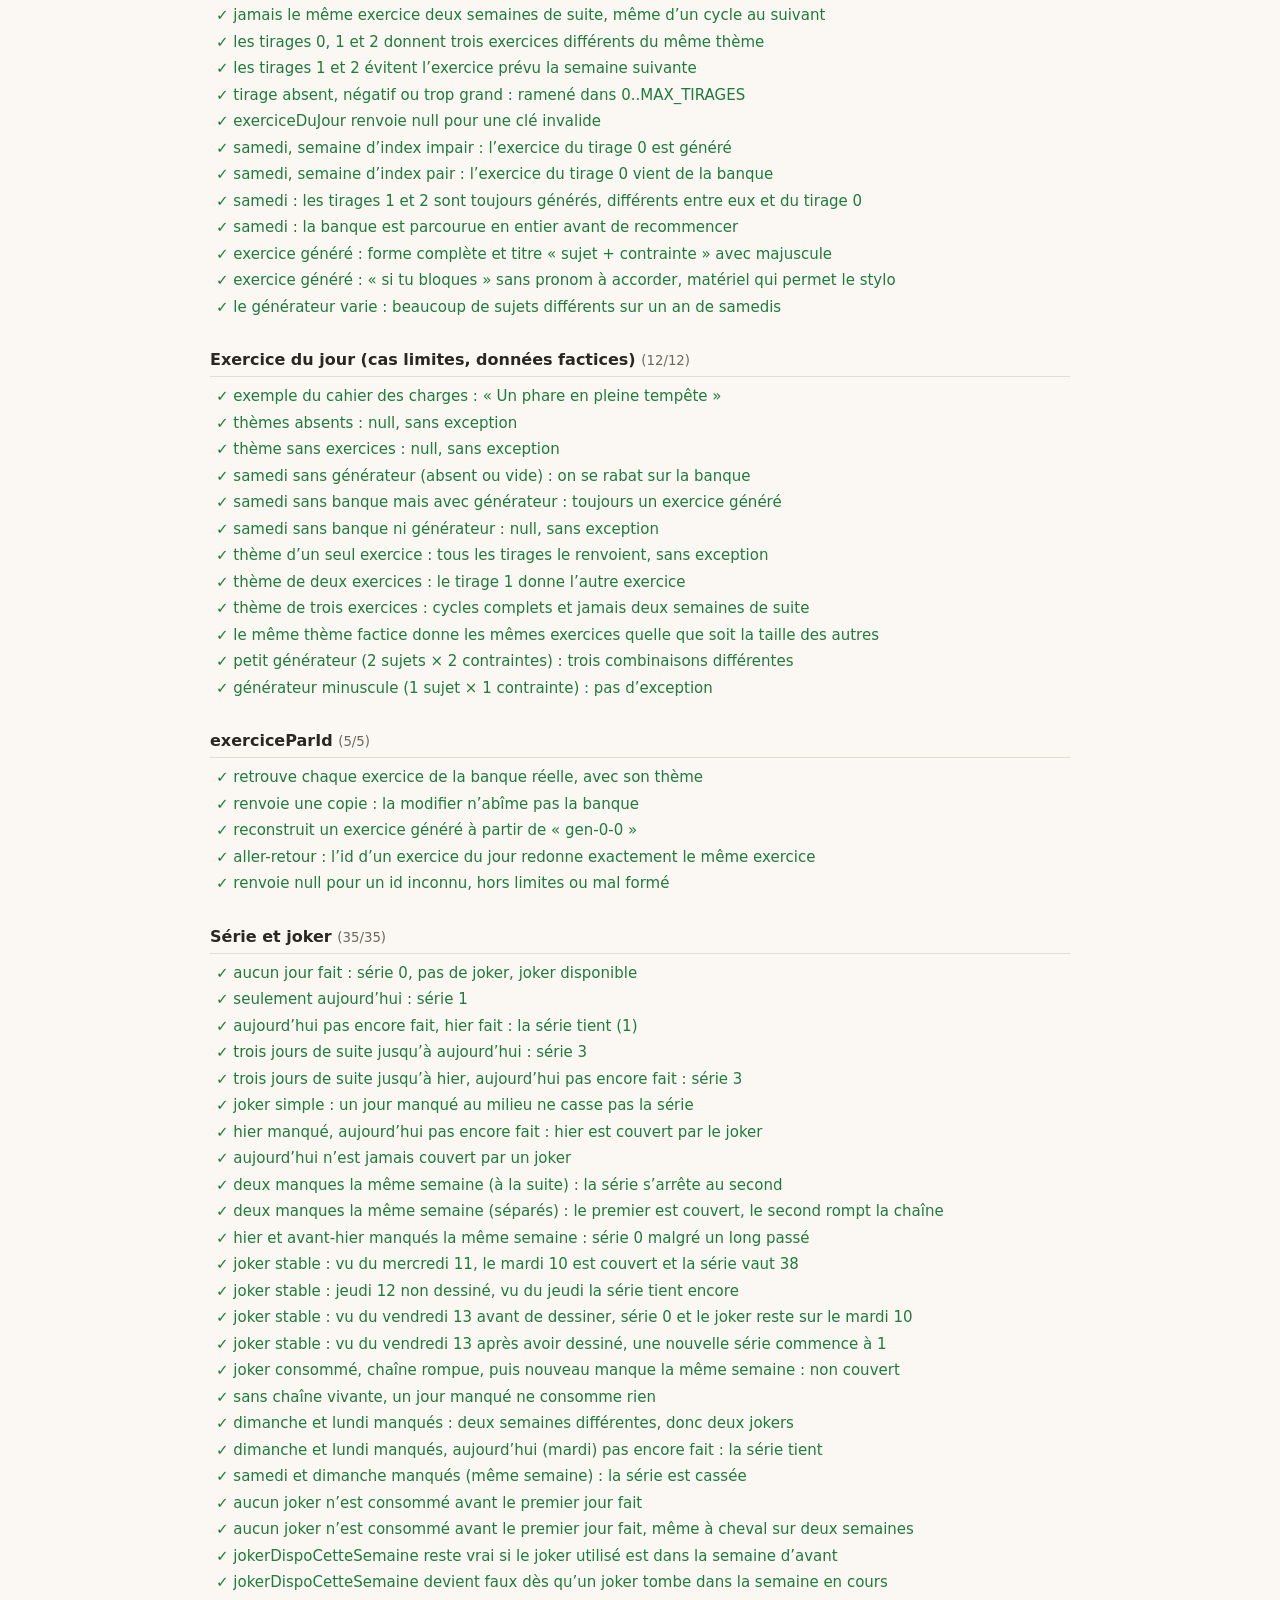
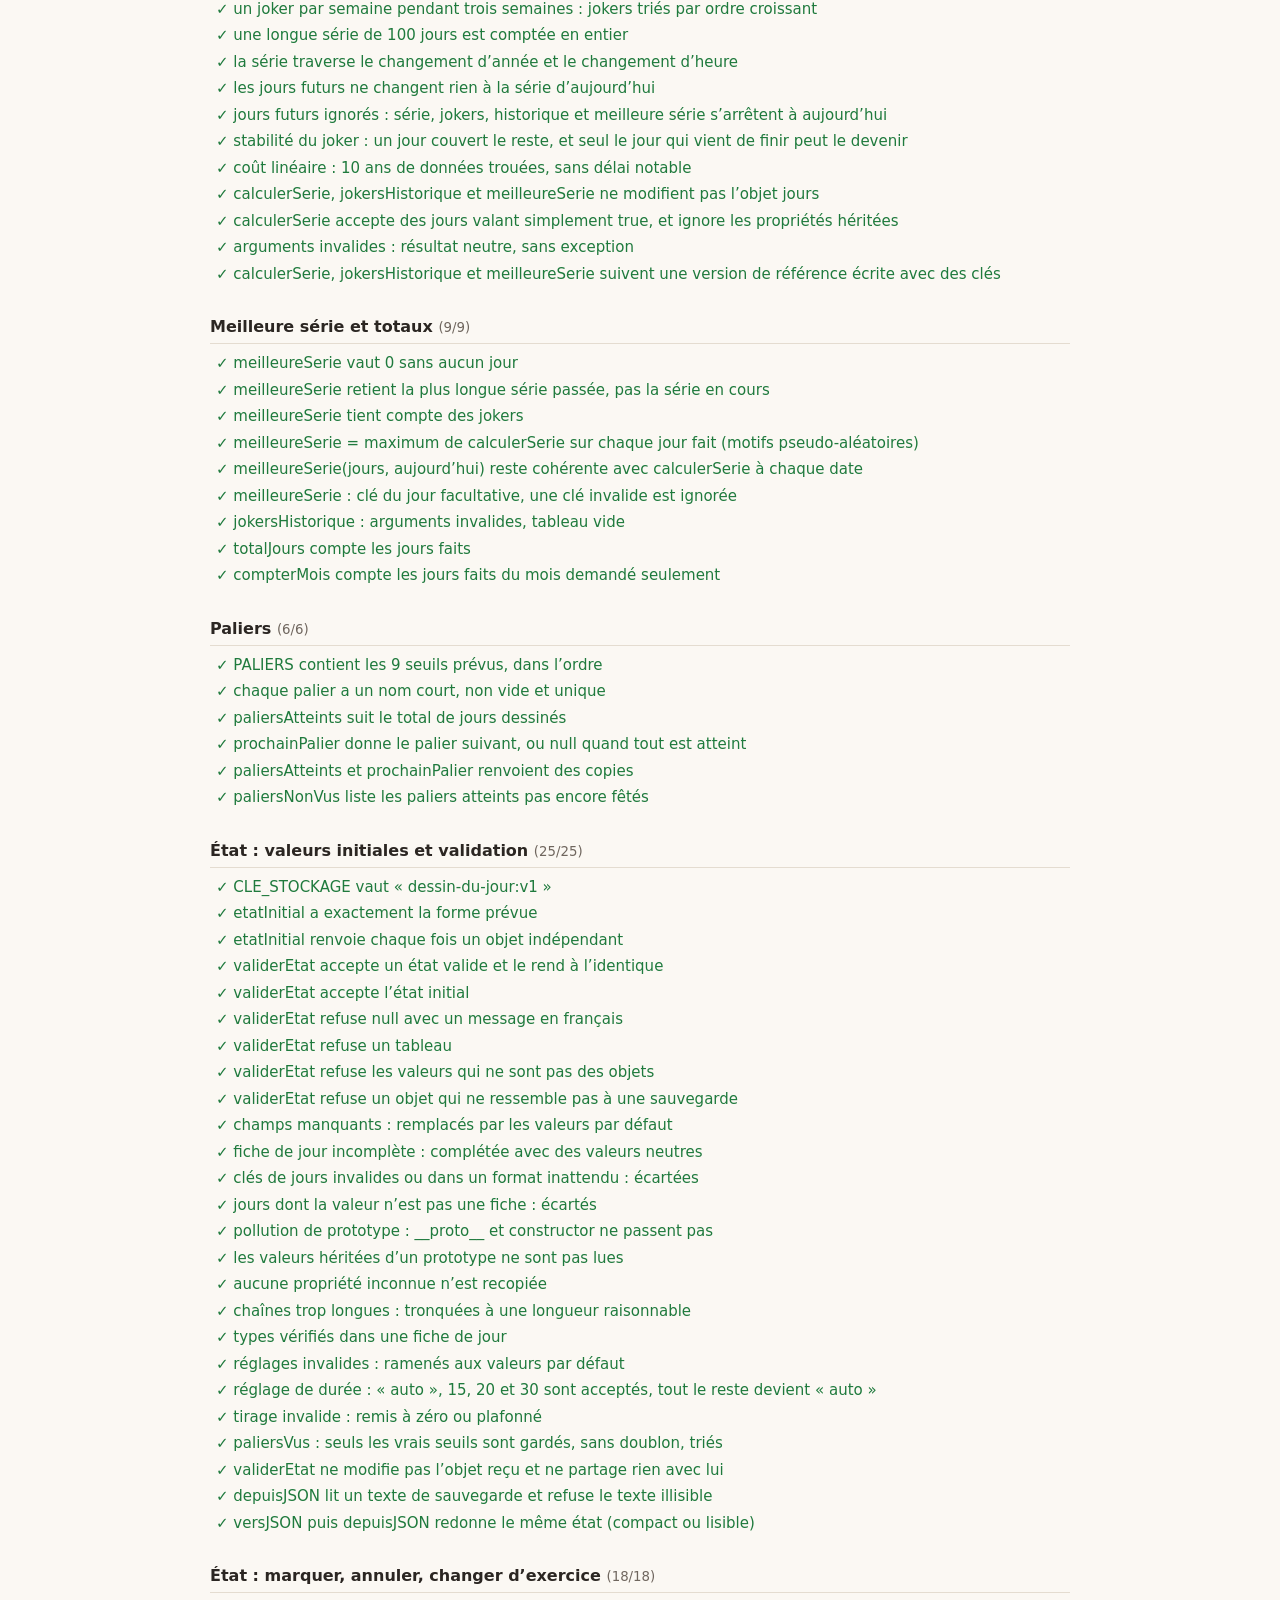
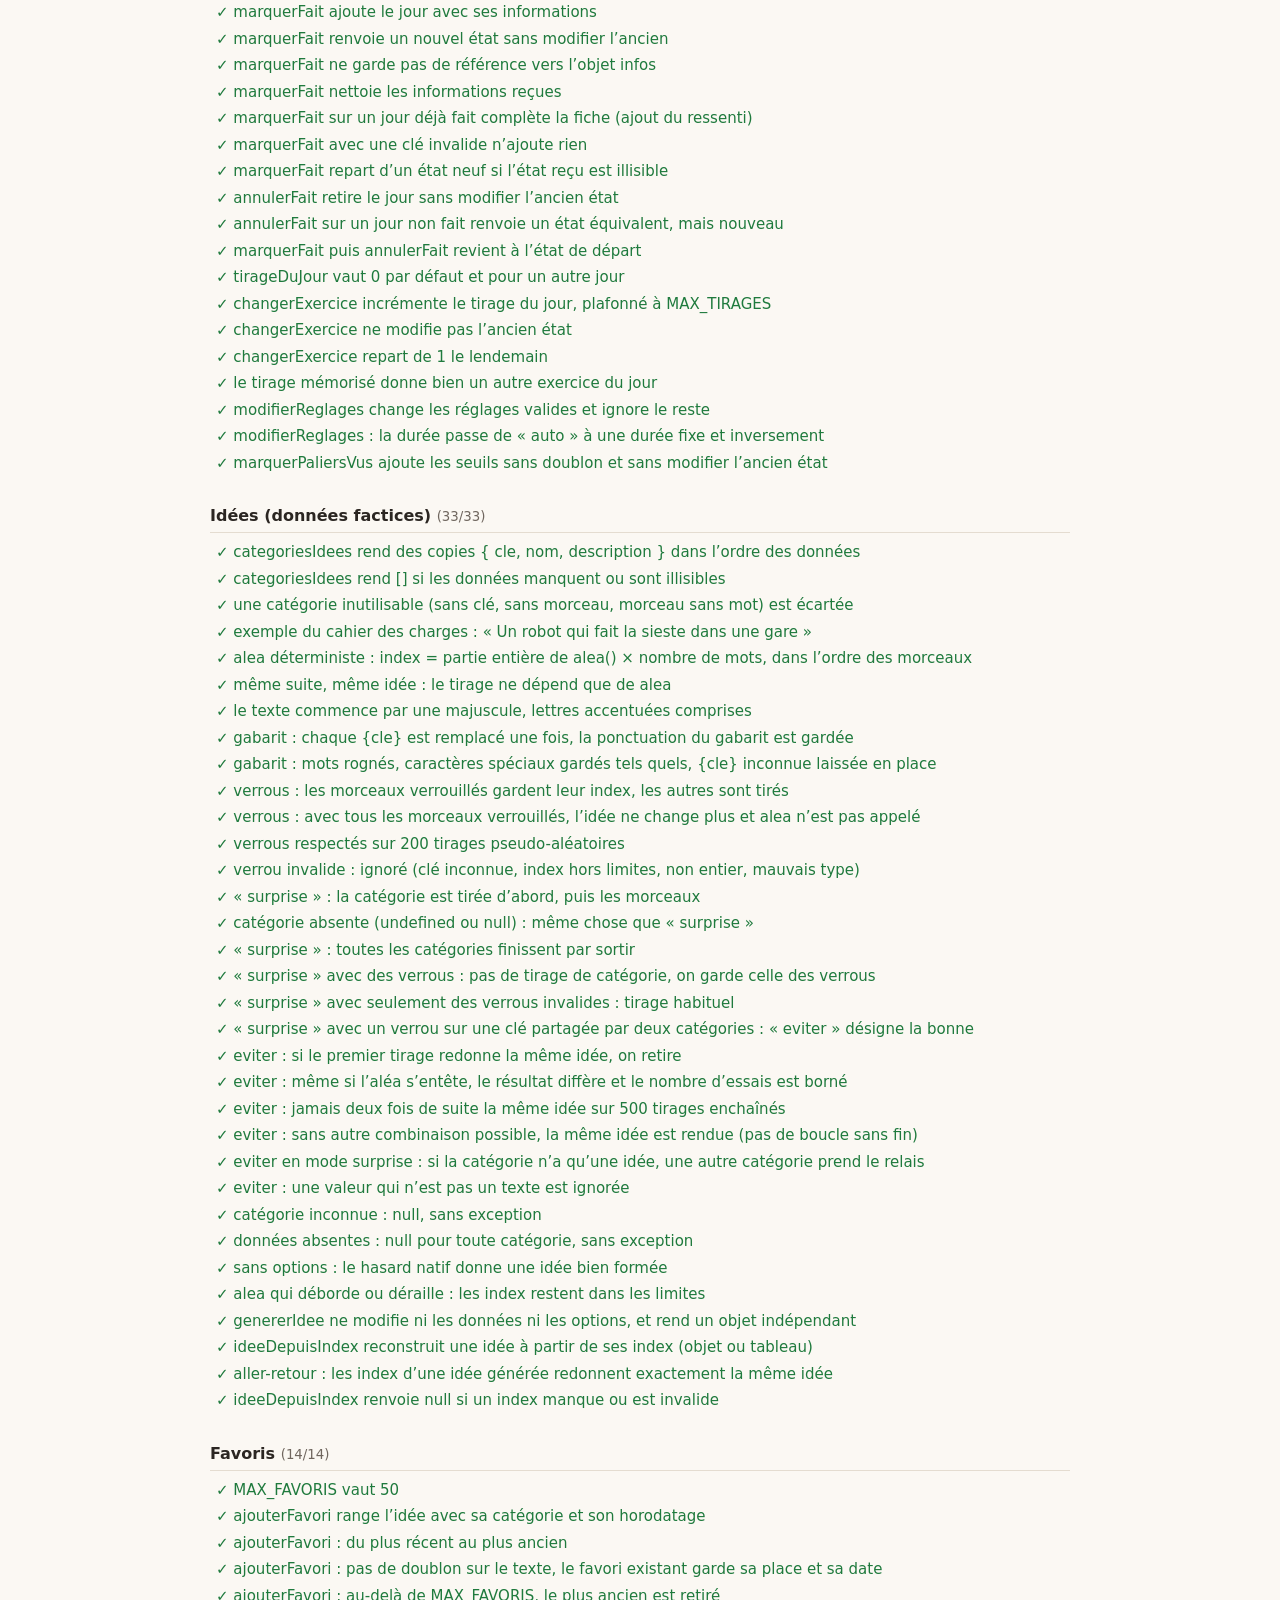
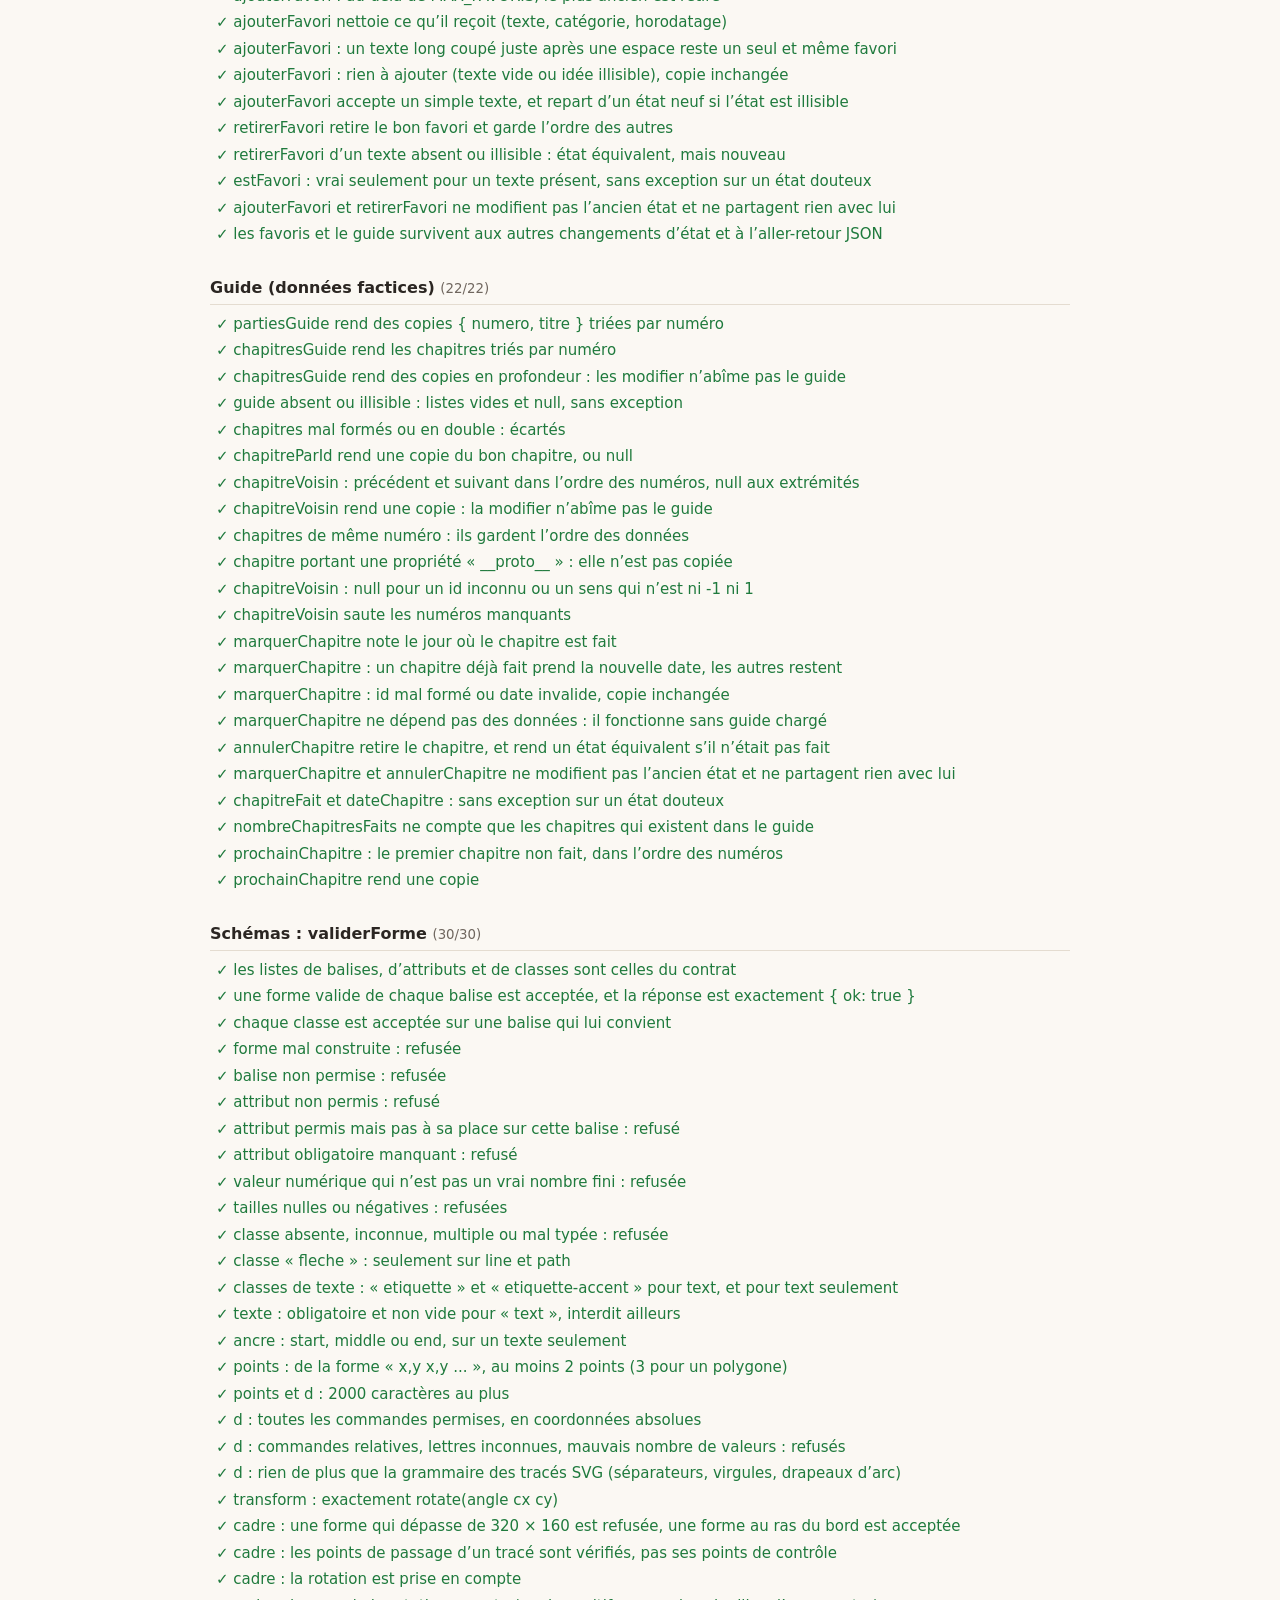
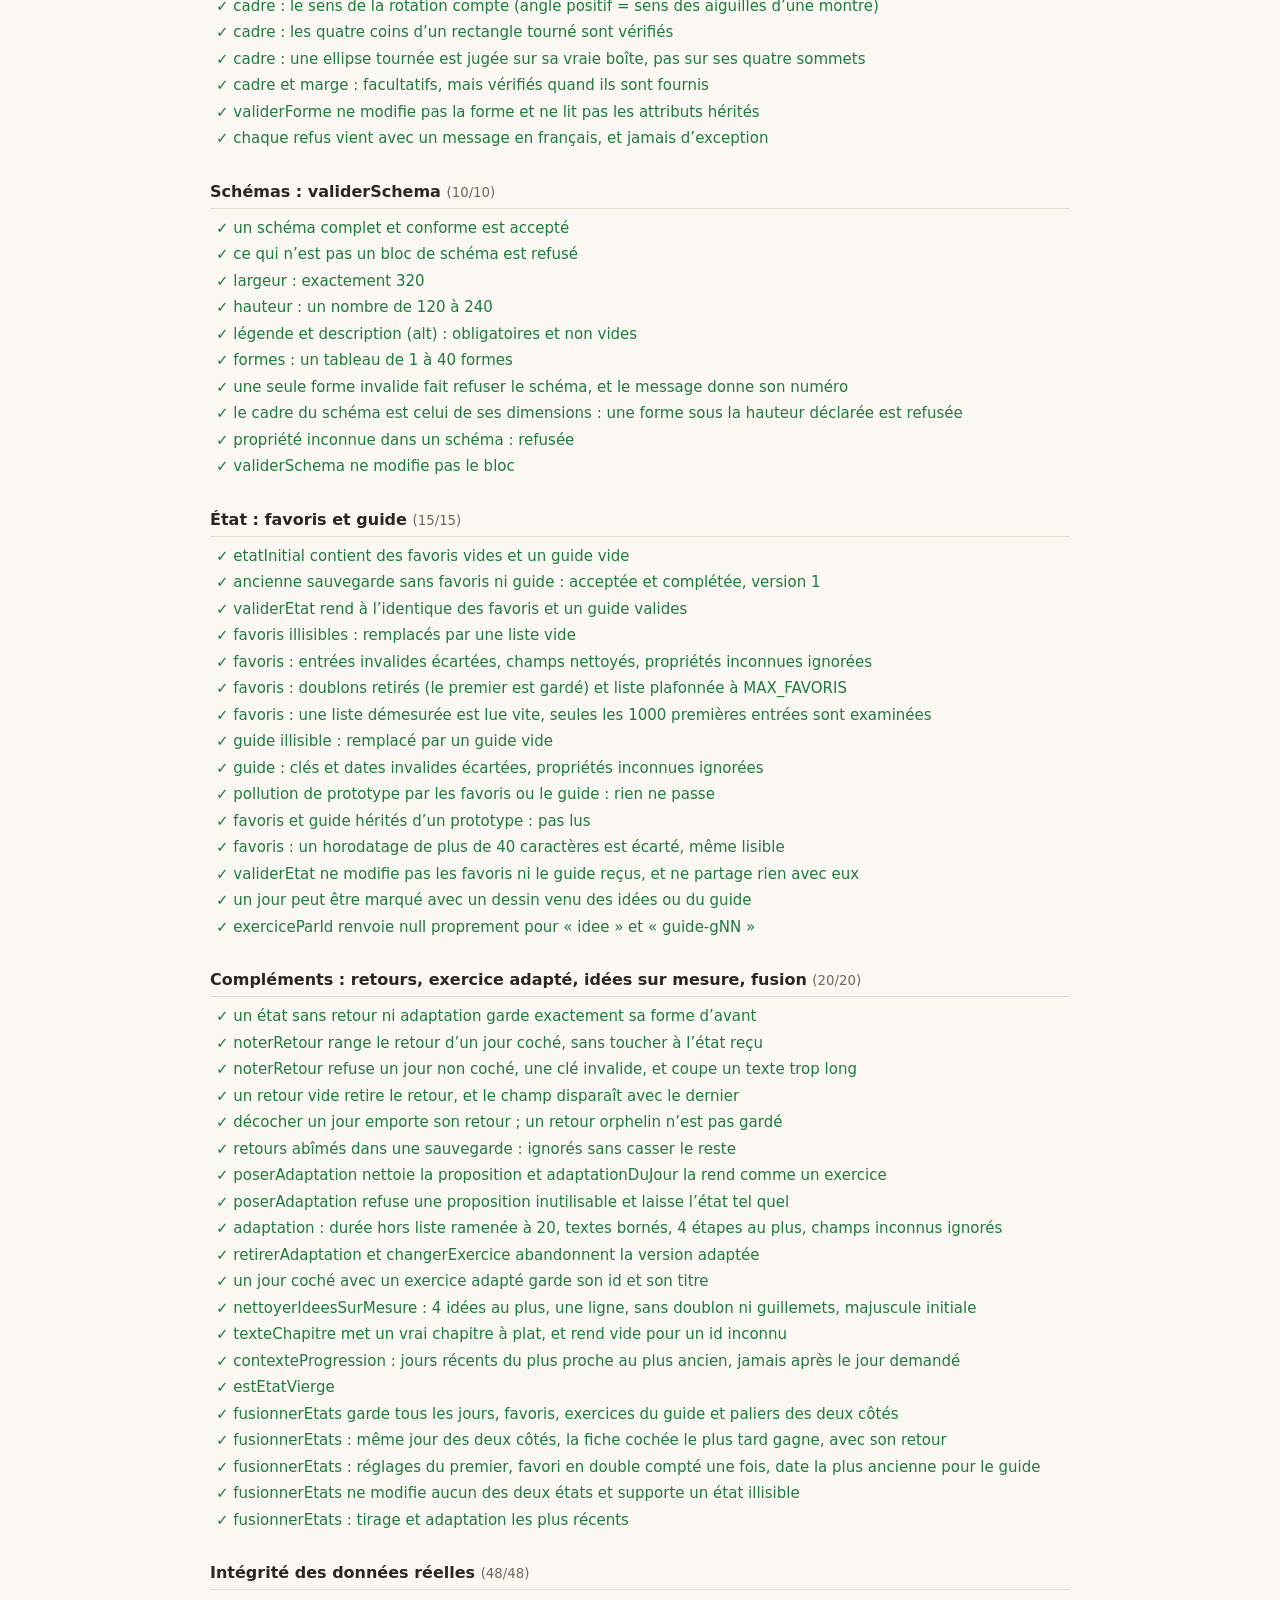
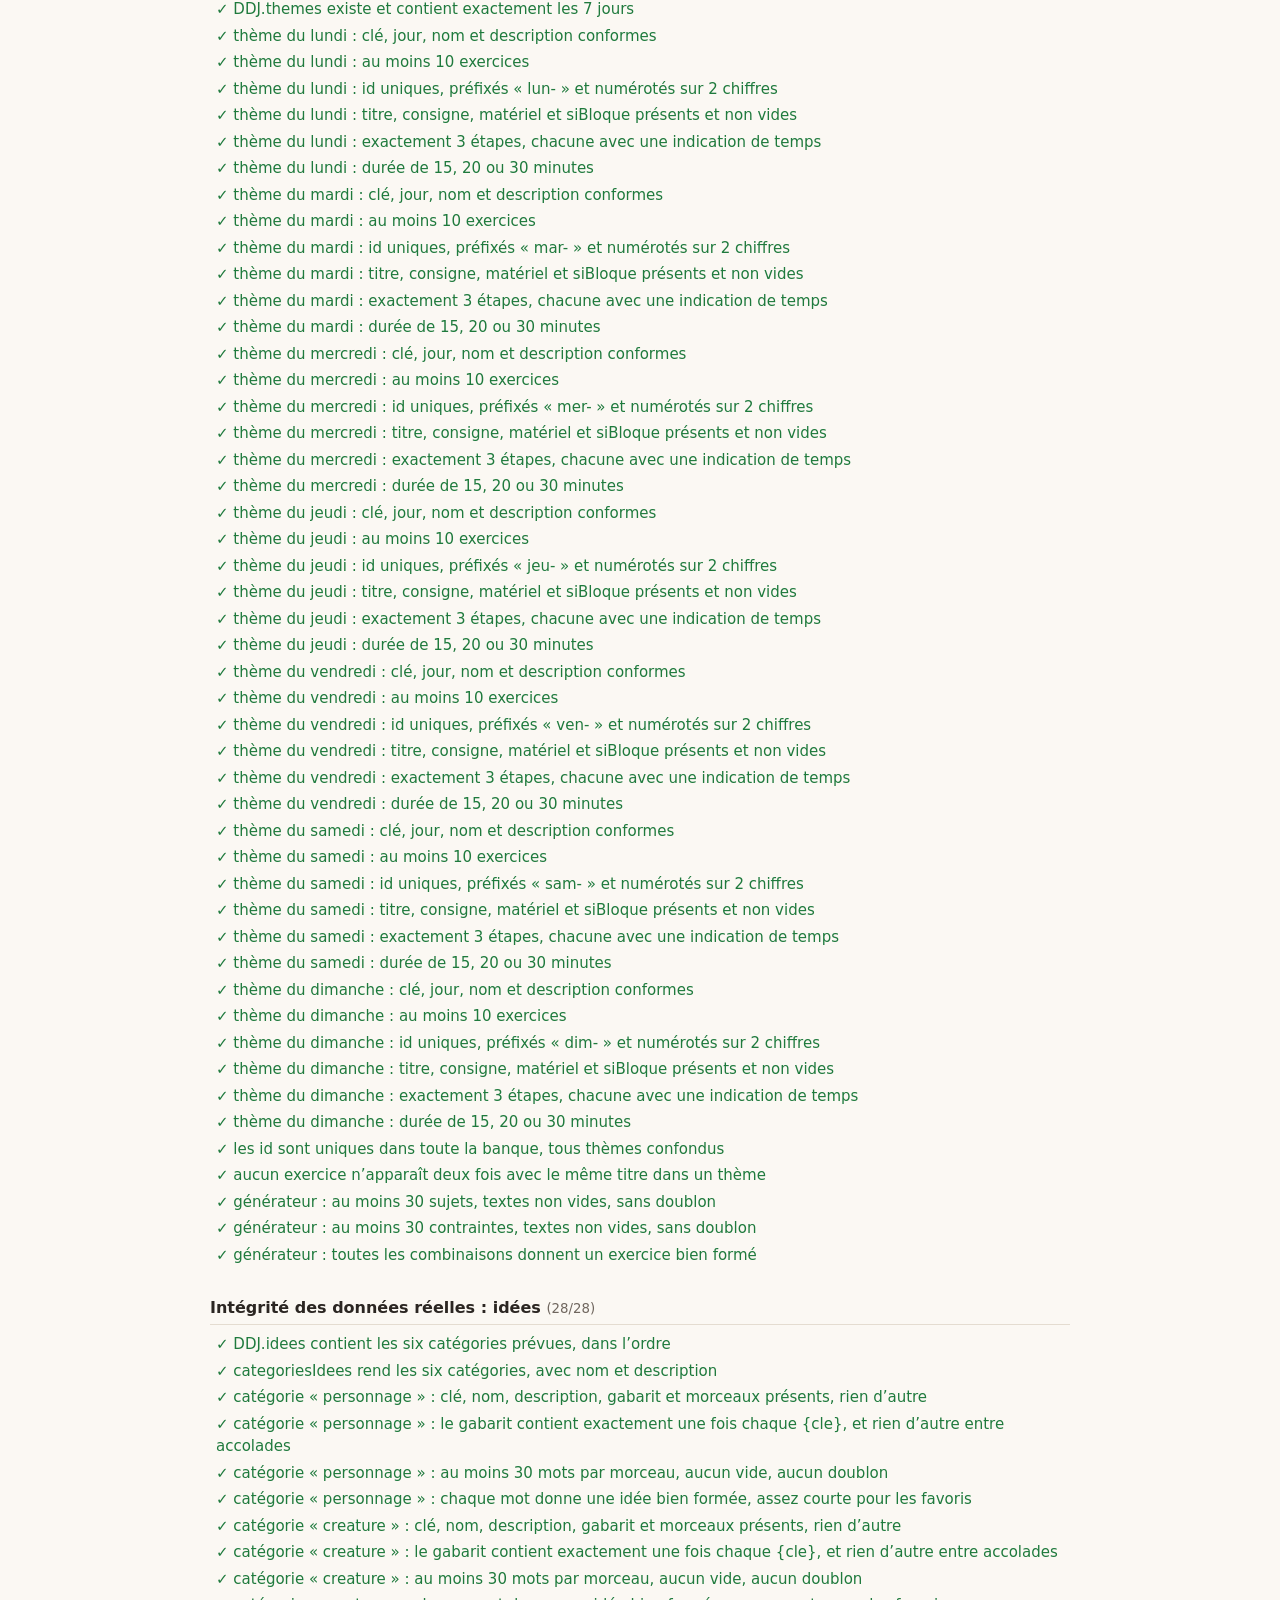
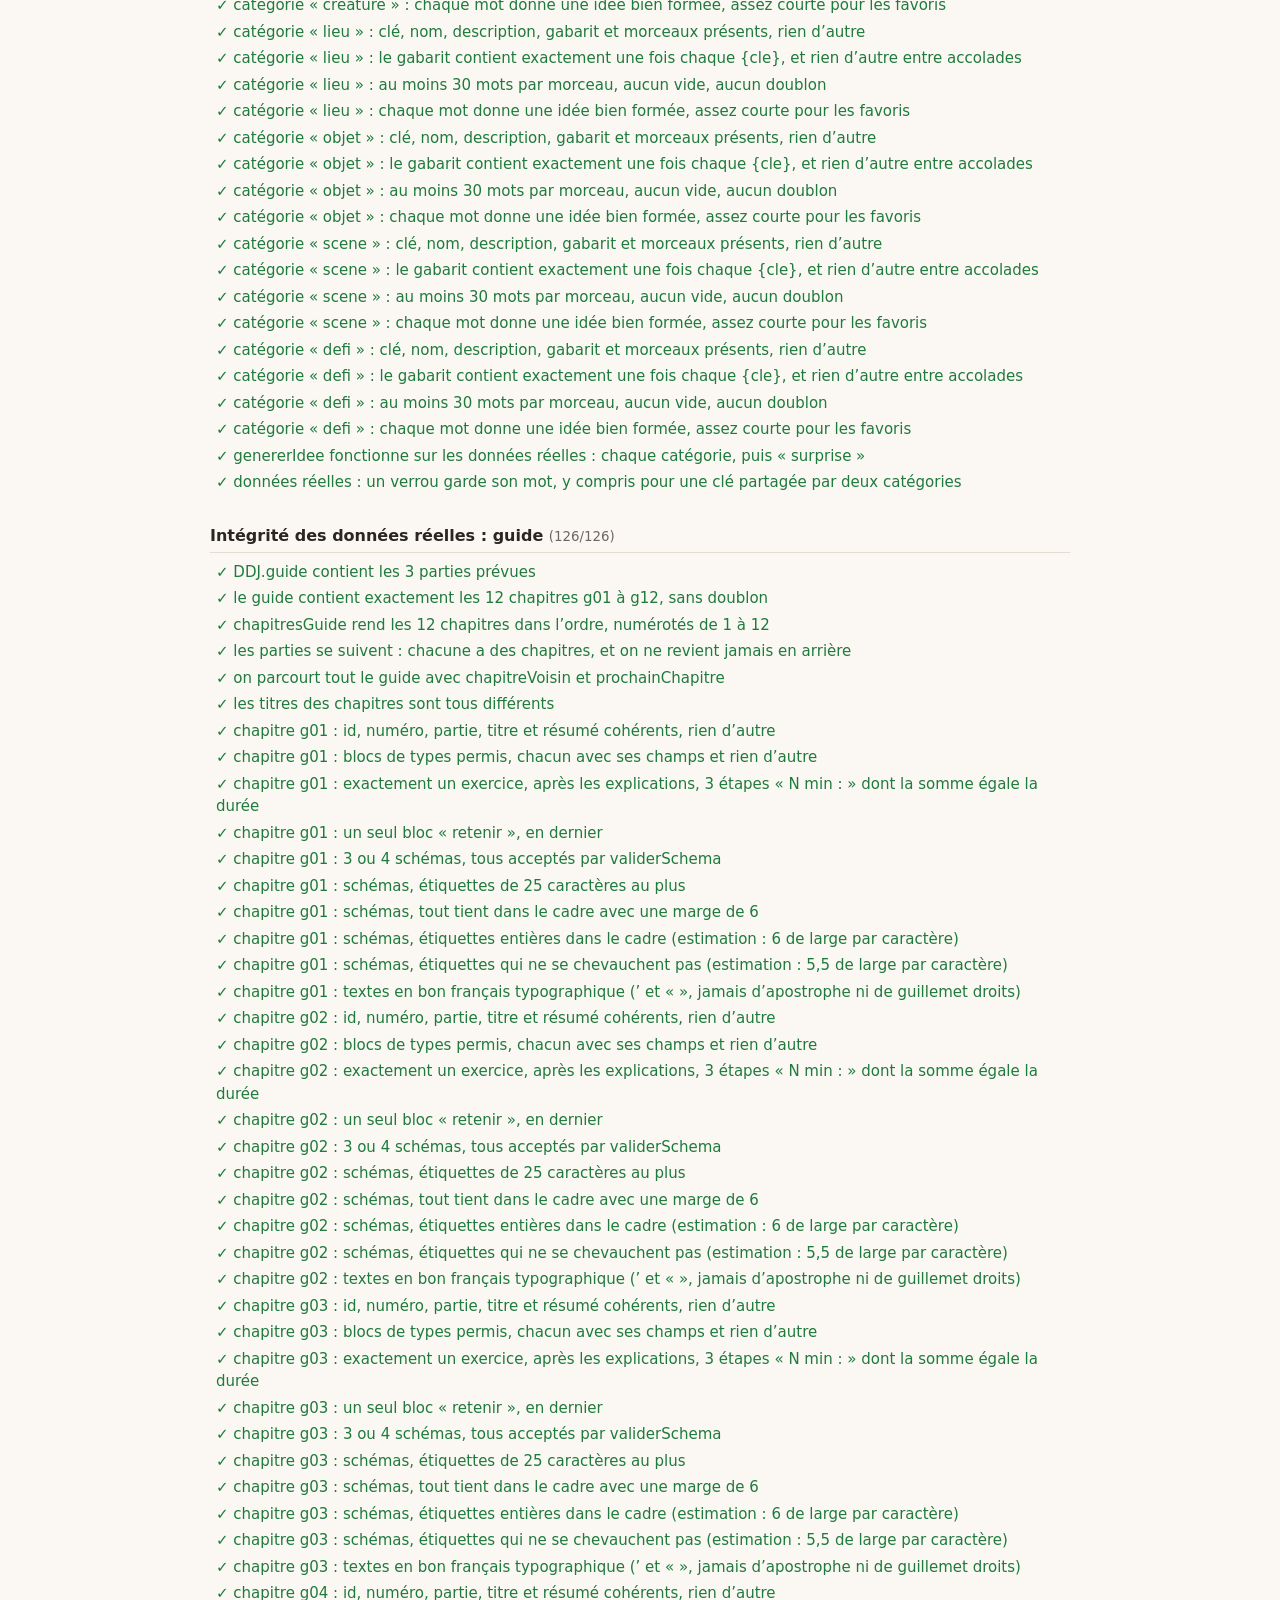
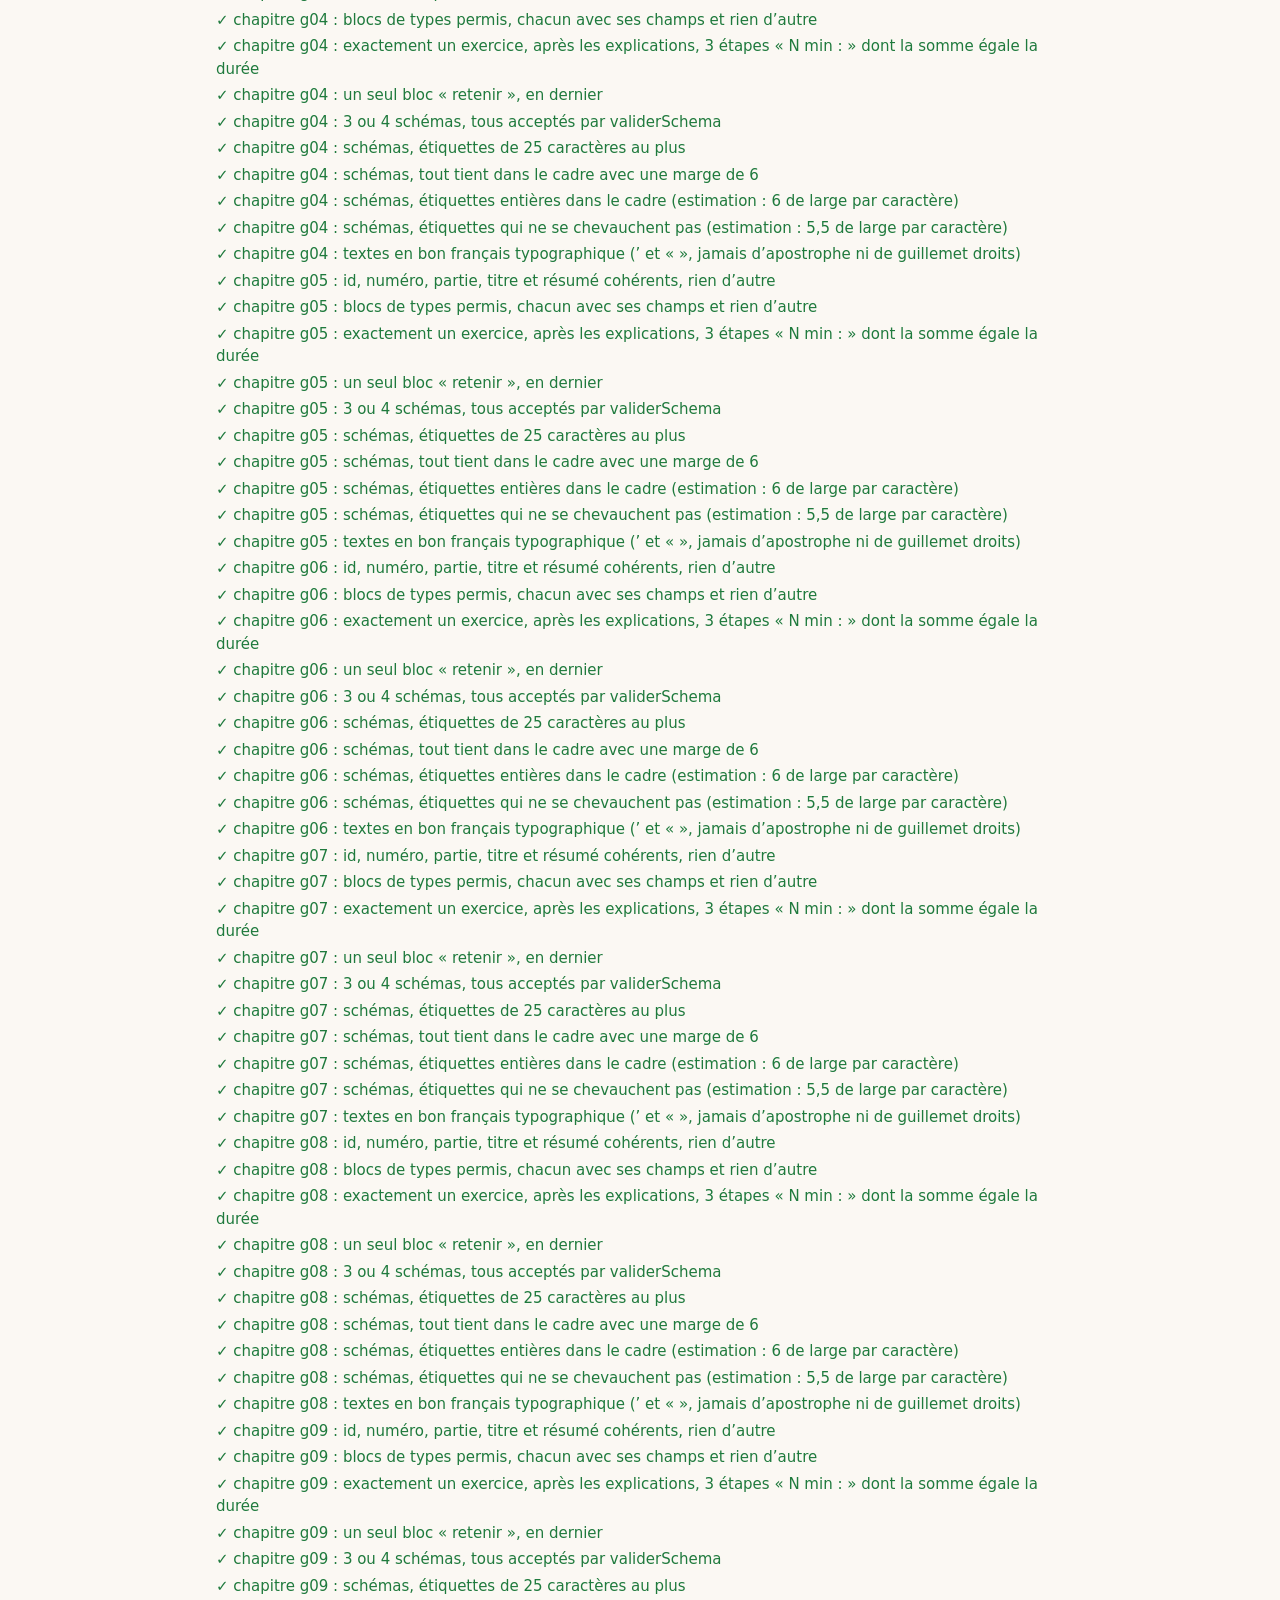
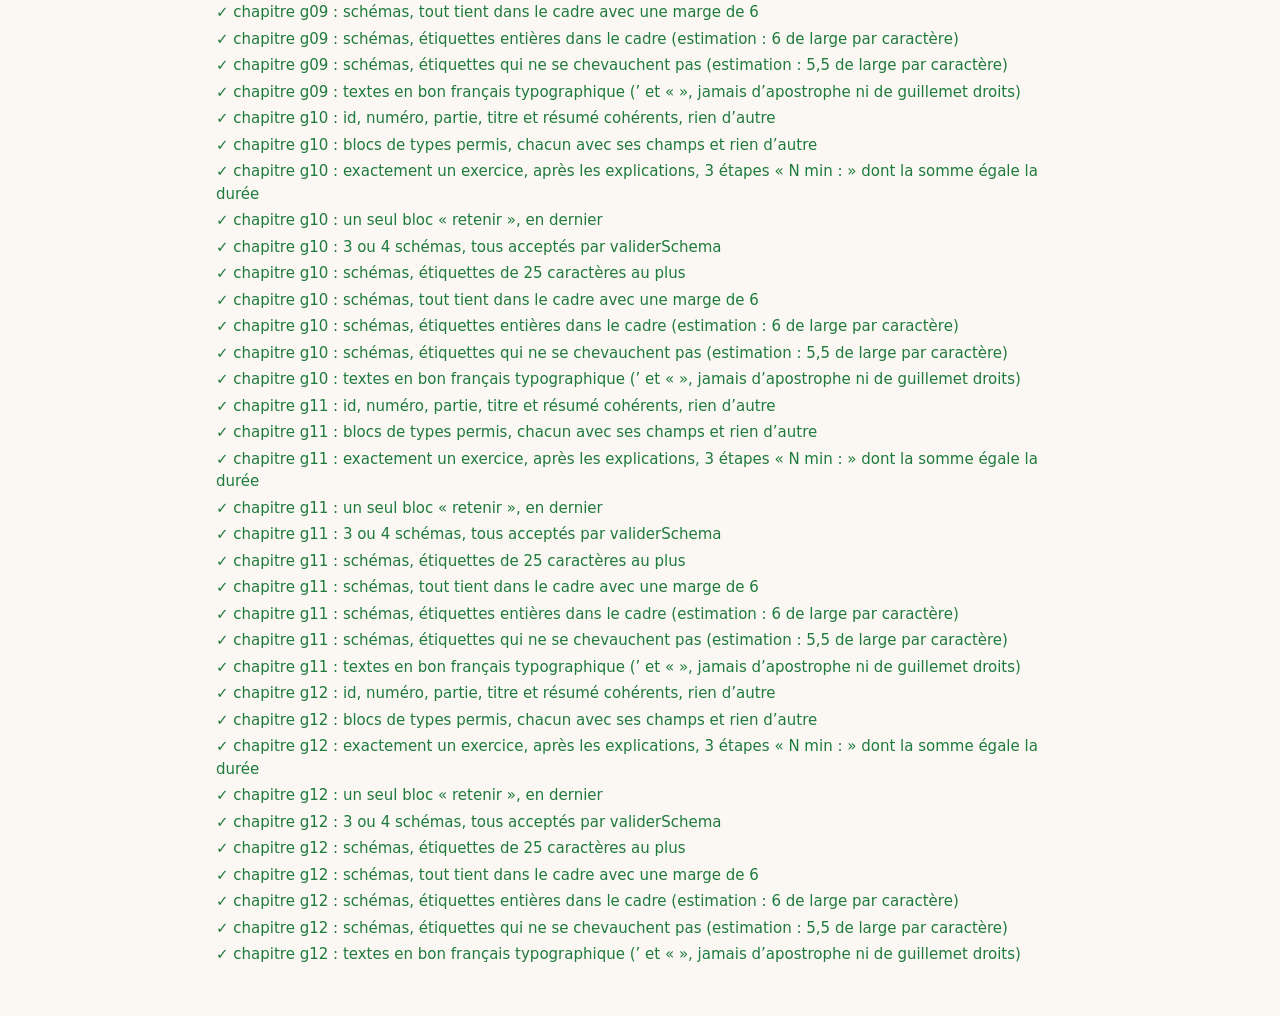
<file: tests.html>
<!DOCTYPE html>
<html lang="fr">
<head>
<meta charset="utf-8">
<meta name="viewport" content="width=device-width, initial-scale=1">
<title>Tests : en cours…</title>
<style>
  :root { --fond: #fbf8f3; --texte: #2b2622; --doux: #6f665e; --trait: #e4dcd0; --ok: #1f7a3d; --echec: #b3261e; --fond-echec: #fdecea; }
  @media (prefers-color-scheme: dark) {
    :root { --fond: #1d1b19; --texte: #ece6dd; --doux: #a59c92; --trait: #3a3531; --ok: #6fcf8b; --echec: #ff8a80; --fond-echec: #3a1f1d; }
  }
  body { margin: 0; padding: 24px 16px 48px; background: var(--fond); color: var(--texte); font: 15px/1.5 system-ui, "Segoe UI", sans-serif; }
  main { max-width: 860px; margin: 0 auto; }
  h1 { font-size: 22px; margin: 0 0 8px; }
  h2 { font-size: 16px; margin: 28px 0 6px; padding-bottom: 4px; border-bottom: 1px solid var(--trait); }
  h2 small { font-weight: normal; color: var(--doux); }
  .bilan { font-size: 18px; font-weight: 600; margin: 0 0 4px; }
  .bilan.ok { color: var(--ok); }
  .bilan.echec { color: var(--echec); }
  .note { color: var(--doux); margin: 0; }
  ul { list-style: none; margin: 0; padding: 0; }
  li { padding: 2px 6px; border-radius: 4px; overflow-wrap: anywhere; }
  li.ok { color: var(--ok); }
  li.echec { color: var(--echec); background: var(--fond-echec); font-weight: 600; }
  li .message { display: block; font-weight: normal; font-family: Consolas, "Courier New", monospace; font-size: 13px; padding-left: 22px; }
</style>
</head>
<body>
<main>
  <h1>Dessin du jour — tests de la logique</h1>
  <p id="bilan" class="bilan">Tests en cours…</p>
  <p class="note">Cette page charge les données réelles (exercices, idées, guide) et logique.js, puis vérifie leur comportement. Rien n’est enregistré.</p>
  <div id="resultats"></div>
</main>

<script src="donnees/exercices-semaine.js"></script>
<script src="donnees/exercices-weekend.js"></script>
<script src="donnees/idees.js"></script>
<script src="donnees/guide-1.js"></script>
<script src="donnees/guide-2.js"></script>
<script src="donnees/guide-3.js"></script>
<script src="logique.js"></script>
<script>
(function () {
  "use strict";

  var DDJ = window.DDJ = window.DDJ || {};
  var L = DDJ.logique || {};

  /* ================================================================== */
  /* Mini-harnais                                                        */
  /* ================================================================== */

  var resultats = [];
  var groupeCourant = "";

  function groupe(nom) {
    groupeCourant = nom;
  }

  /* Chaque test est isolé : une exception = un échec, les autres continuent. */
  function test(nom, fn) {
    var r = { groupe: groupeCourant, nom: nom, ok: true, message: "" };
    try {
      fn();
    } catch (e) {
      r.ok = false;
      r.message = (e && e.message) ? String(e.message) : String(e);
    }
    resultats.push(r);
  }

  function stable(v) {
    var cles, morceaux, i;
    if (v === null || typeof v !== "object") {
      return String(JSON.stringify(v));
    }
    morceaux = [];
    if (Object.prototype.toString.call(v) === "[object Array]") {
      for (i = 0; i < v.length; i++) {
        morceaux.push(stable(v[i]));
      }
      return "[" + morceaux.join(",") + "]";
    }
    cles = Object.keys(v).sort();
    for (i = 0; i < cles.length; i++) {
      morceaux.push(JSON.stringify(cles[i]) + ":" + stable(v[cles[i]]));
    }
    return "{" + morceaux.join(",") + "}";
  }

  function verifier(condition, message) {
    if (!condition) {
      throw new Error(message || "la condition attendue est fausse");
    }
  }

  function egal(obtenu, attendu, message) {
    if (obtenu !== attendu) {
      throw new Error((message ? message + " : " : "") + "attendu " + stable(attendu) + ", obtenu " + stable(obtenu));
    }
  }

  /* Égalité en profondeur (ordre des propriétés indifférent). */
  function pareil(obtenu, attendu, message) {
    var a = stable(obtenu);
    var b = stable(attendu);
    if (a !== b) {
      throw new Error((message ? message + " : " : "") + "attendu " + b + ", obtenu " + a);
    }
  }

  function proche(obtenu, attendu, message) {
    if (typeof obtenu !== "number" || Math.abs(obtenu - attendu) > 1e-12) {
      throw new Error((message ? message + " : " : "") + "attendu " + attendu + ", obtenu " + obtenu);
    }
  }

  /* ================================================================== */
  /* Aides pour les tests                                                */
  /* ================================================================== */

  var ATTENDUS = {
    1: { cle: "lignes", jour: "Lundi", nom: "Lignes et échauffement", prefixe: "lun-" },
    2: { cle: "objets", jour: "Mardi", nom: "Objets du quotidien", prefixe: "mar-" },
    3: { cle: "personnages", jour: "Mercredi", nom: "Personnages et gestes", prefixe: "mer-" },
    4: { cle: "espaces", jour: "Jeudi", nom: "Espaces et perspective", prefixe: "jeu-" },
    5: { cle: "nature", jour: "Vendredi", nom: "Nature", prefixe: "ven-" },
    6: { cle: "imagination", jour: "Samedi", nom: "Imagination", prefixe: "sam-" },
    0: { cle: "libre", jour: "Dimanche", nom: "Libre", prefixe: "dim-" }
  };
  var ORDRE_JOURS = [1, 2, 3, 4, 5, 6, 0];
  var JOURS_BANQUE = [1, 2, 3, 4, 5, 0]; /* tous sauf le samedi */

  /* Clé du jour de semaine « js » (0 = dimanche) dans la semaine d’index donné. */
  function cleDe(semaine, js) {
    return L.ajouterJours("2024-01-01", semaine * 7 + ((js + 6) % 7));
  }

  function exo(cle, tirage) {
    var e = L.exerciceDuJour(cle, tirage);
    if (!e) {
      throw new Error("exerciceDuJour(" + cle + ", " + tirage + ") a renvoyé " + stable(e));
    }
    return e;
  }

  function themeReel(js) {
    var t = DDJ.themes ? DDJ.themes[js] : null;
    if (!t || typeof t !== "object") {
      throw new Error("le thème du jour " + js + " (" + ATTENDUS[js].jour + ") est absent des données");
    }
    if (Object.prototype.toString.call(t.exercices) !== "[object Array]" || t.exercices.length === 0) {
      throw new Error("le thème « " + ATTENDUS[js].jour + " » n’a pas d’exercices");
    }
    return t;
  }

  function generateurReel() {
    var g = DDJ.generateur;
    if (!g || !g.sujets || !g.contraintes || !g.sujets.length || !g.contraintes.length) {
      throw new Error("DDJ.generateur est absent ou vide");
    }
    return g;
  }

  /* Remplace temporairement les données, le temps d’une fonction. */
  function avecDonnees(themes, generateur, fn) {
    var themesAvant = DDJ.themes;
    var generateurAvant = DDJ.generateur;
    DDJ.themes = themes;
    DDJ.generateur = generateur;
    try {
      return fn();
    } finally {
      DDJ.themes = themesAvant;
      DDJ.generateur = generateurAvant;
    }
  }

  function exerciceFactice(prefixe, i) {
    return {
      id: prefixe + (i < 9 ? "0" : "") + (i + 1),
      titre: "Exercice " + (i + 1),
      consigne: "Dessine quelque chose de simple.",
      etapes: ["5 min : observe.", "5 min : esquisse.", "5 min : précise."],
      materiel: "Crayon et papier",
      siBloque: "Fais plus simple.",
      duree: 15
    };
  }

  function themesFactices(n) {
    var themes = {};
    var js, i, liste;
    for (js = 0; js < 7; js++) {
      liste = [];
      for (i = 0; i < n; i++) {
        liste.push(exerciceFactice(ATTENDUS[js].prefixe, i));
      }
      themes[js] = {
        cle: ATTENDUS[js].cle,
        jour: ATTENDUS[js].jour,
        nom: ATTENDUS[js].nom,
        description: "Thème factice.",
        exercices: liste
      };
    }
    return themes;
  }

  function generateurFactice() {
    return {
      sujets: ["un phare", "une théière", "un chat", "un vélo"],
      contraintes: ["en pleine tempête", "sous la mer", "la nuit", "vu de très loin"]
    };
  }

  /* Objet « jours » à partir d’une liste de clés. */
  function jours(liste) {
    var o = {};
    var i;
    for (i = 0; i < liste.length; i++) {
      o[liste[i]] = {
        exerciceId: "lun-01", titre: "Test", themeNom: "Lignes et échauffement",
        duree: 20, ressenti: null, faitLe: liste[i] + "T10:00:00.000Z"
      };
    }
    return o;
  }

  /* Toutes les clés de debut à fin incluses. */
  function plage(debut, fin) {
    var liste = [];
    var c = debut;
    var garde = 0;
    while (c !== null && c <= fin && garde < 5000) {
      liste.push(c);
      c = L.ajouterJours(c, 1);
      garde++;
    }
    return liste;
  }

  function sans(liste, exclus) {
    var r = [];
    var i;
    for (i = 0; i < liste.length; i++) {
      if (exclus.indexOf(liste[i]) === -1) {
        r.push(liste[i]);
      }
    }
    return r;
  }

  function seuils(paliers) {
    var r = [];
    var i;
    for (i = 0; i < paliers.length; i++) {
      r.push(paliers[i].seuil);
    }
    return r;
  }

  function serie(listeFaits, aujourdHui) {
    return L.calculerSerie(jours(listeFaits), aujourdHui);
  }

  function historique(listeFaits, aujourdHui) {
    return L.jokersHistorique(jours(listeFaits), aujourdHui);
  }

  /* ================================================================== */
  groupe("Dates");
  /* ================================================================== */

  test("cleDate utilise la date locale, même tard le soir", function () {
    egal(L.cleDate(new Date(2026, 0, 5, 23, 59, 59)), "2026-01-05");
  });

  test("cleDate juste après minuit donne bien le nouveau jour", function () {
    egal(L.cleDate(new Date(2026, 2, 1, 0, 0, 1)), "2026-03-01");
  });

  test("cleDate complète les mois et jours sur 2 chiffres", function () {
    egal(L.cleDate(new Date(2026, 8, 9, 12, 0, 0)), "2026-09-09");
  });

  test("cleDate renvoie null pour une date invalide", function () {
    egal(L.cleDate(new Date(NaN)), null);
    egal(L.cleDate("2026-01-05"), null);
    egal(L.cleDate(null), null);
  });

  test("aujourdHui renvoie la clé valide du jour courant", function () {
    var avant = L.cleDate(new Date());
    var cle = L.aujourdHui();
    var apres = L.cleDate(new Date());
    verifier(L.estCleValide(cle), "clé invalide : " + cle);
    verifier(cle === avant || cle === apres, "clé inattendue : " + cle);
  });

  test("dateDepuisCle donne un objet Date local à midi", function () {
    var d = L.dateDepuisCle("2026-11-16");
    verifier(d instanceof Date, "ce n’est pas un objet Date");
    egal(d.getFullYear(), 2026);
    egal(d.getMonth(), 10);
    egal(d.getDate(), 16);
    egal(d.getHours(), 12);
    egal(d.getMinutes(), 0);
  });

  test("dateDepuisCle renvoie null pour une clé invalide", function () {
    egal(L.dateDepuisCle("2026-02-30"), null);
    egal(L.dateDepuisCle("demain"), null);
    egal(L.dateDepuisCle(undefined), null);
  });

  test("cleDate(dateDepuisCle(cle)) redonne la clé pour chaque jour de 2026", function () {
    var liste = plage("2026-01-01", "2026-12-31");
    var i;
    egal(liste.length, 365, "nombre de jours en 2026");
    for (i = 0; i < liste.length; i++) {
      egal(L.cleDate(L.dateDepuisCle(liste[i])), liste[i]);
    }
  });

  test("ajouterJours passe correctement les fins de mois et d’année", function () {
    egal(L.ajouterJours("2026-01-31", 1), "2026-02-01");
    egal(L.ajouterJours("2026-04-30", 1), "2026-05-01");
    egal(L.ajouterJours("2026-12-31", 1), "2027-01-01");
    egal(L.ajouterJours("2027-01-01", -1), "2026-12-31");
    egal(L.ajouterJours("2026-03-01", -1), "2026-02-28");
  });

  test("ajouterJours gère les années bissextiles", function () {
    egal(L.ajouterJours("2028-02-28", 1), "2028-02-29");
    egal(L.ajouterJours("2028-02-29", 1), "2028-03-01");
    egal(L.ajouterJours("2028-03-01", -1), "2028-02-29");
    egal(L.ajouterJours("2027-02-28", 1), "2027-03-01");
  });

  test("ajouterJours traverse le passage à l’heure d’été (fin mars)", function () {
    egal(L.ajouterJours("2026-03-28", 1), "2026-03-29");
    egal(L.ajouterJours("2026-03-29", 1), "2026-03-30");
    egal(L.ajouterJours("2026-03-30", -1), "2026-03-29");
    egal(L.ajouterJours("2026-03-29", -1), "2026-03-28");
    egal(L.ecartJours("2026-03-28", "2026-03-30"), 2);
  });

  test("ajouterJours traverse le passage à l’heure d’hiver (fin octobre)", function () {
    egal(L.ajouterJours("2026-10-24", 1), "2026-10-25");
    egal(L.ajouterJours("2026-10-25", 1), "2026-10-26");
    egal(L.ajouterJours("2026-10-26", -1), "2026-10-25");
    egal(L.ajouterJours("2026-10-25", -1), "2026-10-24");
    egal(L.ecartJours("2026-10-24", "2026-10-26"), 2);
  });

  test("ajouterJours accepte 0, les grands décalages et les décalages négatifs", function () {
    egal(L.ajouterJours("2026-07-14", 0), "2026-07-14");
    egal(L.ajouterJours("2026-01-01", 365), "2027-01-01");
    egal(L.ajouterJours("2026-03-01", -365), "2025-03-01");
    egal(L.ajouterJours("2028-01-01", 366), "2029-01-01");
  });

  test("avancer d’un jour 365 fois depuis le 1er janvier 2026 mène au 1er janvier 2027", function () {
    var c = "2026-01-01";
    var i, suivant;
    for (i = 0; i < 365; i++) {
      suivant = L.ajouterJours(c, 1);
      verifier(L.estCleValide(suivant), "clé invalide après " + c);
      verifier(suivant > c, "la clé n’avance pas après " + c);
      egal(L.ecartJours(c, suivant), 1);
      c = suivant;
    }
    egal(c, "2027-01-01");
  });

  test("ajouterJours renvoie null pour une clé invalide", function () {
    egal(L.ajouterJours("2026-13-01", 1), null);
    egal(L.ajouterJours("", 1), null);
    egal(L.ajouterJours(null, 1), null);
  });

  test("jourSemaine : 0 pour dimanche, 6 pour samedi", function () {
    egal(L.jourSemaine("2024-01-01"), 1, "lundi 1er janvier 2024");
    egal(L.jourSemaine("2026-11-16"), 1, "lundi 16 novembre 2026");
    egal(L.jourSemaine("2026-03-15"), 0, "dimanche 15 mars 2026");
    egal(L.jourSemaine("2026-03-14"), 6, "samedi 14 mars 2026");
    egal(L.jourSemaine("2028-02-29"), 2, "mardi 29 février 2028");
    egal(L.jourSemaine("pas une date"), null);
  });

  test("jourSemaine est d’accord avec Date.getDay pour chaque jour de 2026", function () {
    var liste = plage("2026-01-01", "2026-12-31");
    var i;
    for (i = 0; i < liste.length; i++) {
      egal(L.jourSemaine(liste[i]), L.dateDepuisCle(liste[i]).getDay(), liste[i]);
    }
  });

  test("cleLundi un dimanche renvoie le lundi précédent (semaine lundi-dimanche)", function () {
    egal(L.cleLundi("2026-03-15"), "2026-03-09");
  });

  test("cleLundi un lundi renvoie le jour même, et en milieu de semaine le lundi", function () {
    egal(L.cleLundi("2026-03-09"), "2026-03-09");
    egal(L.cleLundi("2026-03-11"), "2026-03-09");
    egal(L.cleLundi("2026-03-14"), "2026-03-09");
  });

  test("cleLundi traverse les limites de mois et d’année", function () {
    egal(L.cleLundi("2026-03-01"), "2026-02-23");
    egal(L.cleLundi("2027-01-01"), "2026-12-28");
    egal(L.cleLundi("mardi"), null);
  });

  test("ecartJours compte les jours de A vers B, avec le signe", function () {
    egal(L.ecartJours("2026-03-09", "2026-03-09"), 0);
    egal(L.ecartJours("2026-03-09", "2026-03-16"), 7);
    egal(L.ecartJours("2026-03-16", "2026-03-09"), -7);
    egal(L.ecartJours("2028-01-01", "2029-01-01"), 366);
    egal(L.ecartJours("2026-01-01", "2027-01-01"), 365);
    egal(L.ecartJours("2026-01-01", "n’importe quoi"), null);
  });

  test("estCleValide accepte les vraies dates au bon format", function () {
    verifier(L.estCleValide("2026-11-16"));
    verifier(L.estCleValide("2024-02-29"), "29 février 2024");
    verifier(L.estCleValide("2000-02-29"), "29 février 2000");
    verifier(L.estCleValide("2026-12-31"));
  });

  test("estCleValide refuse les dates impossibles et les mauvais formats", function () {
    var mauvaises = ["2026-02-30", "2026-02-29", "2100-02-29", "2026-13-01", "2026-00-10", "2026-04-31",
      "2026-01-00", "2026-3-1", "26-03-01", "20260301", "2026/03/01", " 2026-03-01", "2026-03-01 ",
      "2026-03-01T12:00:00", "", "abc", "__proto__", "0000-01-01"];
    var autres = [null, undefined, 20260301, {}, [], true, new Date(2026, 2, 1)];
    var i;
    for (i = 0; i < mauvaises.length; i++) {
      egal(L.estCleValide(mauvaises[i]), false, "« " + mauvaises[i] + " »");
    }
    for (i = 0; i < autres.length; i++) {
      egal(L.estCleValide(autres[i]), false, "valeur n° " + i);
    }
  });

  test("grilleMois de février 2028 (bissextile, commence un mardi)", function () {
    var g = L.grilleMois(2028, 2);
    egal(g.length, 5, "nombre de semaines");
    pareil(g[0], [null, "2028-02-01", "2028-02-02", "2028-02-03", "2028-02-04", "2028-02-05", "2028-02-06"]);
    pareil(g[4], ["2028-02-28", "2028-02-29", null, null, null, null, null]);
  });

  test("grilleMois de février 2026 (commence un dimanche)", function () {
    var g = L.grilleMois(2026, 2);
    egal(g.length, 5, "nombre de semaines");
    pareil(g[0], [null, null, null, null, null, null, "2026-02-01"]);
    pareil(g[4], ["2026-02-23", "2026-02-24", "2026-02-25", "2026-02-26", "2026-02-27", "2026-02-28", null]);
  });

  test("grilleMois de février 2027 : exactement 4 semaines pleines", function () {
    var g = L.grilleMois(2027, 2);
    egal(g.length, 4, "nombre de semaines");
    egal(g[0][0], "2027-02-01");
    egal(g[3][6], "2027-02-28");
  });

  test("grilleMois de juin 2026 (commence un lundi, 30 jours)", function () {
    var g = L.grilleMois(2026, 6);
    egal(g.length, 5, "nombre de semaines");
    egal(g[0][0], "2026-06-01");
    pareil(g[4], ["2026-06-29", "2026-06-30", null, null, null, null, null]);
  });

  test("grilleMois d’août 2026 : 6 semaines (31 jours, commence un samedi)", function () {
    var g = L.grilleMois(2026, 8);
    egal(g.length, 6, "nombre de semaines");
    pareil(g[0], [null, null, null, null, null, "2026-08-01", "2026-08-02"]);
    pareil(g[5], ["2026-08-31", null, null, null, null, null, null]);
  });

  test("grilleMois : chaque mois de 2024 à 2030 est complet et bien aligné", function () {
    var annee, mois, g, s, c, cle, attendu, compte, nonVide;
    for (annee = 2024; annee <= 2030; annee++) {
      for (mois = 1; mois <= 12; mois++) {
        g = L.grilleMois(annee, mois);
        attendu = annee + "-" + (mois < 10 ? "0" : "") + mois + "-01";
        compte = 0;
        for (s = 0; s < g.length; s++) {
          egal(g[s].length, 7, "longueur de semaine en " + annee + "-" + mois);
          nonVide = false;
          for (c = 0; c < 7; c++) {
            cle = g[s][c];
            if (cle !== null) {
              nonVide = true;
              egal(cle, attendu, "ordre des jours");
              egal((L.jourSemaine(cle) + 6) % 7, c, "colonne de " + cle);
              attendu = L.ajouterJours(attendu, 1);
              compte++;
            }
          }
          verifier(nonVide, "semaine entièrement vide en " + annee + "-" + mois);
        }
        egal(compte, new Date(annee, mois, 0).getDate(), "nombre de jours en " + annee + "-" + mois);
      }
    }
  });

  test("grilleMois renvoie [] pour des arguments invalides", function () {
    pareil(L.grilleMois(2026, 0), []);
    pareil(L.grilleMois(2026, 13), []);
    pareil(L.grilleMois(2026, 1.5), []);
    pareil(L.grilleMois("2026", "2"), []);
  });

  test("indexSemaine compte les semaines entières depuis le lundi 1er janvier 2024", function () {
    egal(L.indexSemaine("2024-01-01"), 0);
    egal(L.indexSemaine("2024-01-07"), 0);
    egal(L.indexSemaine("2024-01-08"), 1);
    egal(L.indexSemaine("2023-12-31"), -1);
    egal(L.indexSemaine("2026-11-16"), 150);
    egal(L.indexSemaine("2026-11-22"), 150);
    egal(L.indexSemaine("2026-11-23"), 151);
  });

  test("formaterDate écrit la date en français", function () {
    egal(L.formaterDate("2026-11-16"), "lundi 16 novembre");
    egal(L.formaterDate("2026-11-16", true), "lundi 16 novembre 2026");
    egal(L.formaterDate("2026-03-01"), "dimanche 1er mars");
    egal(L.formaterDate("2026-08-15", true), "samedi 15 août 2026");
    egal(L.formaterDate("pas une date"), "");
  });

  /* ================================================================== */
  groupe("Hasard déterministe");
  /* ================================================================== */

  test("hacher donne les valeurs de référence FNV-1a (figées pour toujours)", function () {
    egal(L.hacher("abc"), 440920331);
    egal(L.hacher(""), 2166136261);
    egal(L.hacher("lignes|cycle|12"), 1735300780);
    egal(L.hacher("éà’"), 4243596655);
  });

  test("mulberry32 donne la suite de référence pour la graine 42", function () {
    var alea = L.mulberry32(42);
    proche(alea(), 0.6011037519201636);
    proche(alea(), 0.44829055899754167);
    proche(alea(), 0.8524657934904099);
  });

  test("mulberry32 reste dans [0, 1[ et deux graines égales donnent la même suite", function () {
    var a = L.mulberry32(2026);
    var b = L.mulberry32(2026);
    var i, x;
    for (i = 0; i < 500; i++) {
      x = a();
      verifier(x >= 0 && x < 1, "valeur hors limites : " + x);
      egal(b(), x);
    }
  });

  test("permutation donne l’ordre de référence (figé pour toujours)", function () {
    pareil(L.permutation(8, 12345), [3, 0, 1, 5, 4, 6, 2, 7]);
    pareil(L.permutation(10, L.hacher("lignes|cycle|12")), [1, 2, 5, 7, 8, 6, 3, 9, 0, 4]);
  });

  test("permutation contient chaque entier une seule fois, y compris pour n = 0 et 1", function () {
    var n, p, tri, i;
    pareil(L.permutation(0, 7), []);
    pareil(L.permutation(1, 7), [0]);
    for (n = 2; n <= 40; n++) {
      p = L.permutation(n, n * 977);
      tri = p.slice().sort(function (x, y) { return x - y; });
      egal(p.length, n);
      for (i = 0; i < n; i++) {
        egal(tri[i], i, "n = " + n);
      }
    }
  });

  /* ================================================================== */
  groupe("Exercice du jour (données réelles)");
  /* ================================================================== */

  test("MAX_TIRAGES vaut 2", function () {
    egal(L.MAX_TIRAGES, 2);
  });

  test("themeDuJour renvoie le thème du bon jour de la semaine", function () {
    var i, js, t;
    for (i = 0; i < ORDRE_JOURS.length; i++) {
      js = ORDRE_JOURS[i];
      t = L.themeDuJour(cleDe(150, js));
      verifier(t, "pas de thème pour " + ATTENDUS[js].jour);
      egal(t.cle, ATTENDUS[js].cle, ATTENDUS[js].jour);
      verifier(t === DDJ.themes[js], "ce n’est pas l’objet de DDJ.themes");
    }
    egal(L.themeDuJour("pas une date"), null);
  });

  test("exerciceDuJour renvoie un exercice complet et enrichi chaque jour de la semaine", function () {
    var i, js, e;
    for (i = 0; i < ORDRE_JOURS.length; i++) {
      js = ORDRE_JOURS[i];
      e = exo(cleDe(150, js), 0);
      egal(e.themeCle, ATTENDUS[js].cle, "themeCle du " + ATTENDUS[js].jour);
      egal(e.themeNom, ATTENDUS[js].nom, "themeNom du " + ATTENDUS[js].jour);
      egal(typeof e.genere, "boolean", "genere");
      verifier(typeof e.id === "string" && e.id !== "", "id manquant");
      verifier(typeof e.titre === "string" && e.titre !== "", "titre manquant");
      verifier(typeof e.consigne === "string" && e.consigne !== "", "consigne manquante");
      egal(e.etapes.length, 3, "nombre d’étapes");
      verifier(e.duree === 15 || e.duree === 20 || e.duree === 30, "durée inattendue : " + e.duree);
    }
  });

  test("exerciceDuJour est déterministe (mêmes arguments, même résultat)", function () {
    var j, t, cle;
    for (j = 0; j < 60; j++) {
      cle = L.ajouterJours("2026-11-16", j);
      for (t = 0; t <= 2; t++) {
        pareil(L.exerciceDuJour(cle, t), L.exerciceDuJour(cle, t), cle + " tirage " + t);
      }
    }
  });

  test("exerciceDuJour renvoie une copie : la modifier n’abîme pas la banque", function () {
    var cle = cleDe(150, 1);
    var avant = stable(exo(cle, 0));
    var e = exo(cle, 0);
    e.titre = "Modifié";
    e.etapes.push("une étape en trop");
    e.etapes[0] = "changée";
    egal(stable(exo(cle, 0)), avant);
    verifier(themeReel(1).exercices.every(function (x) { return x.themeCle === undefined && x.genere === undefined; }),
      "la banque a été enrichie par erreur");
  });

  (function () {
    var i;
    function testCycle(js) {
      test("thème du " + ATTENDUS[js].jour.toLowerCase() + " : aucun exercice ne revient avant la fin du cycle", function () {
        var n = themeReel(js).exercices.length;
        var cycles = [-1, 0, 9, 10];
        var c, k, e, vus, compte;
        for (c = 0; c < cycles.length; c++) {
          vus = {};
          compte = 0;
          for (k = 0; k < n; k++) {
            e = exo(cleDe(cycles[c] * n + k, js), 0);
            egal(e.genere, false, "exercice de la banque attendu");
            verifier(e.id.indexOf(ATTENDUS[js].prefixe) === 0, "préfixe inattendu : " + e.id);
            verifier(vus[e.id] !== true, "« " + e.id + " » revient deux fois dans le cycle " + cycles[c]);
            vus[e.id] = true;
            compte++;
          }
          egal(compte, n, "le cycle doit parcourir tous les exercices");
        }
      });
    }
    for (i = 0; i < JOURS_BANQUE.length; i++) {
      testCycle(JOURS_BANQUE[i]);
    }
  })();

  test("jamais le même exercice deux semaines de suite, même d’un cycle au suivant", function () {
    var i, js, s, precedent, e;
    for (i = 0; i < JOURS_BANQUE.length; i++) {
      js = JOURS_BANQUE[i];
      precedent = null;
      for (s = -20; s < 320; s++) {
        e = exo(cleDe(s, js), 0);
        verifier(e.id !== precedent, "« " + e.id + " » deux semaines de suite (semaine " + s + ")");
        precedent = e.id;
      }
    }
  });

  test("les tirages 0, 1 et 2 donnent trois exercices différents du même thème", function () {
    var i, js, s, a, b, c;
    for (i = 0; i < JOURS_BANQUE.length; i++) {
      js = JOURS_BANQUE[i];
      for (s = 100; s < 220; s++) {
        a = exo(cleDe(s, js), 0);
        b = exo(cleDe(s, js), 1);
        c = exo(cleDe(s, js), 2);
        verifier(a.id !== b.id && a.id !== c.id && b.id !== c.id,
          "tirages identiques semaine " + s + " : " + a.id + ", " + b.id + ", " + c.id);
        egal(b.themeCle, a.themeCle);
        egal(c.themeCle, a.themeCle);
        egal(b.genere, false);
        egal(c.genere, false);
      }
    }
  });

  test("les tirages 1 et 2 évitent l’exercice prévu la semaine suivante", function () {
    var i, js, s, suivant;
    for (i = 0; i < JOURS_BANQUE.length; i++) {
      js = JOURS_BANQUE[i];
      for (s = 100; s < 220; s++) {
        suivant = exo(cleDe(s + 1, js), 0).id;
        verifier(exo(cleDe(s, js), 1).id !== suivant, "tirage 1 = semaine suivante (semaine " + s + ")");
        verifier(exo(cleDe(s, js), 2).id !== suivant, "tirage 2 = semaine suivante (semaine " + s + ")");
      }
    }
  });

  test("tirage absent, négatif ou trop grand : ramené dans 0..MAX_TIRAGES", function () {
    var cle = cleDe(150, 3);
    pareil(L.exerciceDuJour(cle), L.exerciceDuJour(cle, 0), "tirage absent");
    pareil(L.exerciceDuJour(cle, -1), L.exerciceDuJour(cle, 0), "tirage -1");
    pareil(L.exerciceDuJour(cle, 5), L.exerciceDuJour(cle, 2), "tirage 5");
    pareil(L.exerciceDuJour(cle, "1"), L.exerciceDuJour(cle, 0), "tirage non numérique");
    pareil(L.exerciceDuJour(cle, NaN), L.exerciceDuJour(cle, 0), "tirage NaN");
  });

  test("exerciceDuJour renvoie null pour une clé invalide", function () {
    egal(L.exerciceDuJour("2026-02-30", 0), null);
    egal(L.exerciceDuJour("", 0), null);
    egal(L.exerciceDuJour(null), null);
  });

  test("samedi, semaine d’index impair : l’exercice du tirage 0 est généré", function () {
    var s, e;
    generateurReel();
    for (s = 101; s < 181; s += 2) {
      e = exo(cleDe(s, 6), 0);
      egal(e.genere, true, "semaine " + s);
      verifier(/^gen-\d+-\d+$/.test(e.id), "id inattendu : " + e.id);
      egal(e.themeCle, "imagination");
    }
  });

  test("samedi, semaine d’index pair : l’exercice du tirage 0 vient de la banque", function () {
    var s, e;
    generateurReel();
    for (s = 100; s < 180; s += 2) {
      e = exo(cleDe(s, 6), 0);
      egal(e.genere, false, "semaine " + s);
      verifier(e.id.indexOf("sam-") === 0, "id inattendu : " + e.id);
      egal(e.themeCle, "imagination");
    }
  });

  test("samedi : les tirages 1 et 2 sont toujours générés, différents entre eux et du tirage 0", function () {
    var s, a, b, c;
    generateurReel();
    for (s = 100; s < 180; s++) {
      a = exo(cleDe(s, 6), 0);
      b = exo(cleDe(s, 6), 1);
      c = exo(cleDe(s, 6), 2);
      egal(b.genere, true, "tirage 1, semaine " + s);
      egal(c.genere, true, "tirage 2, semaine " + s);
      verifier(a.id !== b.id && a.id !== c.id && b.id !== c.id,
        "tirages identiques semaine " + s + " : " + a.id + ", " + b.id + ", " + c.id);
      verifier(a.titre !== b.titre && b.titre !== c.titre && a.titre !== c.titre, "titres identiques semaine " + s);
    }
  });

  test("samedi : la banque est parcourue en entier avant de recommencer", function () {
    var n = themeReel(6).exercices.length;
    var cycles = [0, 4];
    var c, k, e, vus;
    generateurReel();
    for (c = 0; c < cycles.length; c++) {
      vus = {};
      for (k = 0; k < n; k++) {
        e = exo(cleDe(2 * (cycles[c] * n + k), 6), 0);
        egal(e.genere, false);
        verifier(vus[e.id] !== true, "« " + e.id + " » revient deux fois dans le cycle " + cycles[c]);
        vus[e.id] = true;
      }
    }
  });

  test("exercice généré : forme complète et titre « sujet + contrainte » avec majuscule", function () {
    var g = generateurReel();
    var e = exo(cleDe(151, 6), 0);
    var m = /^gen-(\d+)-(\d+)$/.exec(e.id);
    var sujet, contrainte, attendu;
    verifier(m, "id inattendu : " + e.id);
    sujet = g.sujets[parseInt(m[1], 10)];
    contrainte = g.contraintes[parseInt(m[2], 10)];
    attendu = sujet + " " + contrainte;
    attendu = attendu.charAt(0).toUpperCase() + attendu.slice(1);
    egal(e.titre, attendu);
    egal(e.duree, 20);
    egal(e.genere, true);
    egal(e.themeNom, "Imagination");
    egal(e.etapes.length, 3);
    verifier(e.etapes.every(function (x) { return /^\d+ min : /.test(x); }), "étapes sans indication de temps");
    verifier(typeof e.consigne === "string" && e.consigne.length > 20, "consigne trop courte");
    verifier(typeof e.materiel === "string" && e.materiel !== "", "matériel manquant");
    verifier(e.siBloque.indexOf(sujet) !== -1, "siBloque devrait garder le sujet");
    verifier(e.siBloque.indexOf(sujet + " " + contrainte) === -1, "siBloque devrait oublier la contrainte");
  });

  test("exercice généré : « si tu bloques » sans pronom à accorder, matériel qui permet le stylo", function () {
    var g = generateurReel();
    var i, e;
    for (i = 0; i < g.sujets.length; i++) {
      e = L.exerciceGenere(i, 0);
      egal(e.siBloque, "Oublie la contrainte : dessine simplement " + g.sujets[i] + ", à ta façon.", "sujet n° " + (i + 1));
    }
    egal(L.exerciceGenere(0, 0).materiel, "Crayon ou stylo, et papier");
  });

  test("le générateur varie : beaucoup de sujets différents sur un an de samedis", function () {
    var vus = {};
    var compte = 0;
    var s, t, m;
    generateurReel();
    for (s = 150; s < 202; s++) {
      for (t = 1; t <= 2; t++) {
        m = /^gen-(\d+)-(\d+)$/.exec(exo(cleDe(s, 6), t).id);
        if (vus[m[1]] !== true) {
          vus[m[1]] = true;
          compte++;
        }
      }
    }
    verifier(compte >= 15, "seulement " + compte + " sujets différents");
  });

  /* ================================================================== */
  groupe("Exercice du jour (cas limites, données factices)");
  /* ================================================================== */

  test("exemple du cahier des charges : « Un phare en pleine tempête »", function () {
    avecDonnees(themesFactices(5), { sujets: ["un phare"], contraintes: ["en pleine tempête"] }, function () {
      var e = L.exerciceGenere(0, 0);
      egal(e.id, "gen-0-0");
      egal(e.titre, "Un phare en pleine tempête");
      egal(e.genere, true);
      egal(e.themeCle, "imagination");
    });
  });

  test("thèmes absents : null, sans exception", function () {
    avecDonnees(undefined, undefined, function () {
      egal(L.exerciceDuJour("2026-11-16", 0), null);
      egal(L.exerciceDuJour("2026-11-21", 0), null);
      egal(L.themeDuJour("2026-11-16"), null);
      egal(L.exerciceParId("lun-01"), null);
    });
    avecDonnees({}, generateurFactice(), function () {
      egal(L.exerciceDuJour("2026-11-16", 1), null);
      egal(L.exerciceDuJour("2026-11-21", 0), null);
    });
  });

  test("thème sans exercices : null, sans exception", function () {
    var themes = themesFactices(4);
    themes[1].exercices = [];
    delete themes[2].exercices;
    avecDonnees(themes, generateurFactice(), function () {
      egal(L.exerciceDuJour("2026-11-16", 0), null, "lundi, banque vide");
      egal(L.exerciceDuJour("2026-11-16", 2), null, "lundi, banque vide, tirage 2");
      egal(L.exerciceDuJour("2026-11-17", 0), null, "mardi, banque absente");
      verifier(L.exerciceDuJour("2026-11-18", 0) !== null, "le mercredi devrait fonctionner");
    });
  });

  test("samedi sans générateur (absent ou vide) : on se rabat sur la banque", function () {
    var generateurs = [undefined, null, {}, { sujets: [], contraintes: [] }, { sujets: ["un phare"], contraintes: [] }];
    var i;
    function verifierRepli() {
      var s, a, b, c;
      for (s = 150; s < 156; s++) {
        a = exo(cleDe(s, 6), 0);
        b = exo(cleDe(s, 6), 1);
        c = exo(cleDe(s, 6), 2);
        egal(a.genere, false);
        egal(b.genere, false);
        egal(c.genere, false);
        verifier(a.id !== b.id && a.id !== c.id && b.id !== c.id, "tirages identiques");
      }
    }
    for (i = 0; i < generateurs.length; i++) {
      avecDonnees(themesFactices(6), generateurs[i], verifierRepli);
    }
  });

  test("samedi sans banque mais avec générateur : toujours un exercice généré", function () {
    var themes = themesFactices(4);
    themes[6].exercices = [];
    avecDonnees(themes, generateurFactice(), function () {
      egal(exo(cleDe(150, 6), 0).genere, true, "semaine paire");
      egal(exo(cleDe(151, 6), 0).genere, true, "semaine impaire");
      egal(exo(cleDe(150, 6), 2).genere, true, "tirage 2");
    });
  });

  test("samedi sans banque ni générateur : null, sans exception", function () {
    var themes = themesFactices(4);
    themes[6].exercices = [];
    avecDonnees(themes, undefined, function () {
      egal(L.exerciceDuJour(cleDe(150, 6), 0), null);
      egal(L.exerciceDuJour(cleDe(151, 6), 1), null);
    });
  });

  test("thème d’un seul exercice : tous les tirages le renvoient, sans exception", function () {
    avecDonnees(themesFactices(1), generateurFactice(), function () {
      egal(exo(cleDe(150, 1), 0).id, "lun-01");
      egal(exo(cleDe(150, 1), 1).id, "lun-01");
      egal(exo(cleDe(150, 1), 2).id, "lun-01");
      egal(exo(cleDe(-3, 1), 0).id, "lun-01");
    });
  });

  test("thème de deux exercices : le tirage 1 donne l’autre exercice", function () {
    avecDonnees(themesFactices(2), generateurFactice(), function () {
      var s, a, b;
      for (s = 150; s < 160; s++) {
        a = exo(cleDe(s, 2), 0);
        b = exo(cleDe(s, 2), 1);
        verifier(a.id !== b.id, "tirage 1 identique au tirage 0, semaine " + s);
        verifier(L.exerciceDuJour(cleDe(s, 2), 2) !== null, "tirage 2 null");
      }
    });
  });

  test("thème de trois exercices : cycles complets et jamais deux semaines de suite", function () {
    avecDonnees(themesFactices(3), generateurFactice(), function () {
      var precedent = null;
      var s, e, c, vus;
      for (s = 0; s < 90; s++) {
        e = exo(cleDe(s, 4), 0);
        verifier(e.id !== precedent, "répétition immédiate semaine " + s);
        precedent = e.id;
      }
      for (c = 0; c < 30; c++) {
        vus = {};
        vus[exo(cleDe(c * 3, 4), 0).id] = true;
        vus[exo(cleDe(c * 3 + 1, 4), 0).id] = true;
        vus[exo(cleDe(c * 3 + 2, 4), 0).id] = true;
        egal(Object.keys(vus).length, 3, "cycle " + c);
      }
    });
  });

  test("le même thème factice donne les mêmes exercices quelle que soit la taille des autres", function () {
    var themesA = themesFactices(7);
    var themesB = themesFactices(7);
    var a, b;
    themesB[2].exercices = themesB[2].exercices.slice(0, 3);
    a = avecDonnees(themesA, generateurFactice(), function () { return exo(cleDe(150, 1), 0).id; });
    b = avecDonnees(themesB, generateurFactice(), function () { return exo(cleDe(150, 1), 0).id; });
    egal(a, b);
  });

  test("petit générateur (2 sujets × 2 contraintes) : trois combinaisons différentes", function () {
    avecDonnees(themesFactices(4), { sujets: ["un phare", "un chat"], contraintes: ["la nuit", "sous la mer"] }, function () {
      var s, a, b, c;
      for (s = 151; s < 171; s += 2) {
        a = exo(cleDe(s, 6), 0);
        b = exo(cleDe(s, 6), 1);
        c = exo(cleDe(s, 6), 2);
        verifier(a.id !== b.id && a.id !== c.id && b.id !== c.id, "combinaisons identiques semaine " + s);
      }
    });
  });

  test("générateur minuscule (1 sujet × 1 contrainte) : pas d’exception", function () {
    avecDonnees(themesFactices(4), { sujets: ["un phare"], contraintes: ["en pleine tempête"] }, function () {
      egal(exo(cleDe(151, 6), 0).id, "gen-0-0");
      egal(exo(cleDe(151, 6), 1).id, "gen-0-0");
      egal(exo(cleDe(151, 6), 2).id, "gen-0-0");
    });
  });

  /* ================================================================== */
  groupe("exerciceParId");
  /* ================================================================== */

  test("retrouve chaque exercice de la banque réelle, avec son thème", function () {
    var i, k, js, liste, e, compte = 0;
    for (i = 0; i < ORDRE_JOURS.length; i++) {
      js = ORDRE_JOURS[i];
      liste = themeReel(js).exercices;
      for (k = 0; k < liste.length; k++) {
        e = L.exerciceParId(liste[k].id);
        verifier(e, "introuvable : " + liste[k].id);
        egal(e.id, liste[k].id);
        egal(e.titre, liste[k].titre);
        egal(e.themeCle, ATTENDUS[js].cle, liste[k].id);
        egal(e.themeNom, ATTENDUS[js].nom, liste[k].id);
        egal(e.genere, false);
        compte++;
      }
    }
    verifier(compte >= 70, "seulement " + compte + " exercices trouvés");
  });

  test("renvoie une copie : la modifier n’abîme pas la banque", function () {
    var id = themeReel(1).exercices[0].id;
    var avant = stable(L.exerciceParId(id));
    var e = L.exerciceParId(id);
    e.titre = "Modifié";
    e.etapes.length = 0;
    egal(stable(L.exerciceParId(id)), avant);
  });

  test("reconstruit un exercice généré à partir de « gen-0-0 »", function () {
    var g = generateurReel();
    var e = L.exerciceParId("gen-0-0");
    var attendu = g.sujets[0] + " " + g.contraintes[0];
    verifier(e, "gen-0-0 introuvable");
    egal(e.id, "gen-0-0");
    egal(e.genere, true);
    egal(e.titre, attendu.charAt(0).toUpperCase() + attendu.slice(1));
    egal(e.themeCle, "imagination");
  });

  test("aller-retour : l’id d’un exercice du jour redonne exactement le même exercice", function () {
    var j, t, cle, e;
    for (j = 0; j < 28; j++) {
      cle = L.ajouterJours("2026-11-16", j);
      for (t = 0; t <= 2; t++) {
        e = exo(cle, t);
        pareil(L.exerciceParId(e.id), e, cle + " tirage " + t);
      }
    }
  });

  test("renvoie null pour un id inconnu, hors limites ou mal formé", function () {
    var mauvais = ["", "lun-999", "xyz-01", "gen-999999-0", "gen-0-999999", "gen-a-b", "gen-1", "gen--1-2",
      "gen-1-2-3", "GEN-0-0", "toString", "__proto__", "constructor", null, undefined, 42, {}, []];
    var i;
    for (i = 0; i < mauvais.length; i++) {
      egal(L.exerciceParId(mauvais[i]), null, "id n° " + i + " (" + stable(mauvais[i]) + ")");
    }
  });

  /* ================================================================== */
  groupe("Série et joker");
  /* ================================================================== */
  /* Repères : lundi 2 mars 2026 … dimanche 8 mars ; lundi 9 mars … dimanche 15 mars. */

  test("aucun jour fait : série 0, pas de joker, joker disponible", function () {
    pareil(L.calculerSerie({}, "2026-03-11"),
      { serie: 0, jokers: [], faitAujourdHui: false, jokerDispoCetteSemaine: true });
  });

  test("seulement aujourd’hui : série 1", function () {
    pareil(serie(["2026-03-11"], "2026-03-11"),
      { serie: 1, jokers: [], faitAujourdHui: true, jokerDispoCetteSemaine: true });
  });

  test("aujourd’hui pas encore fait, hier fait : la série tient (1)", function () {
    pareil(serie(["2026-03-10"], "2026-03-11"),
      { serie: 1, jokers: [], faitAujourdHui: false, jokerDispoCetteSemaine: true });
  });

  test("trois jours de suite jusqu’à aujourd’hui : série 3", function () {
    var r = serie(["2026-03-09", "2026-03-10", "2026-03-11"], "2026-03-11");
    egal(r.serie, 3);
    egal(r.faitAujourdHui, true);
    pareil(r.jokers, []);
  });

  test("trois jours de suite jusqu’à hier, aujourd’hui pas encore fait : série 3", function () {
    var r = serie(["2026-03-08", "2026-03-09", "2026-03-10"], "2026-03-11");
    egal(r.serie, 3);
    egal(r.faitAujourdHui, false);
    pareil(r.jokers, []);
    egal(r.jokerDispoCetteSemaine, true);
  });

  test("joker simple : un jour manqué au milieu ne casse pas la série", function () {
    var r = serie(["2026-03-09", "2026-03-10", "2026-03-12", "2026-03-13"], "2026-03-13");
    egal(r.serie, 4, "le jour couvert ne compte pas dans la série");
    pareil(r.jokers, ["2026-03-11"]);
    egal(r.faitAujourdHui, true);
    egal(r.jokerDispoCetteSemaine, false);
  });

  test("hier manqué, aujourd’hui pas encore fait : hier est couvert par le joker", function () {
    var r = serie(["2026-03-09", "2026-03-10"], "2026-03-12");
    egal(r.serie, 2);
    pareil(r.jokers, ["2026-03-11"]);
    egal(r.faitAujourdHui, false);
    egal(r.jokerDispoCetteSemaine, false);
  });

  test("aujourd’hui n’est jamais couvert par un joker", function () {
    var r = serie(["2026-03-09", "2026-03-10"], "2026-03-11");
    egal(r.serie, 2);
    pareil(r.jokers, [], "aujourd’hui (non fait) ne doit pas consommer de joker");
    egal(r.jokerDispoCetteSemaine, true);
  });

  test("deux manques la même semaine (à la suite) : la série s’arrête au second", function () {
    var faits = ["2026-03-02", "2026-03-03", "2026-03-04", "2026-03-05", "2026-03-06", "2026-03-07", "2026-03-08",
      "2026-03-09", "2026-03-12", "2026-03-13"];
    var r = serie(faits, "2026-03-13");
    egal(r.serie, 2, "seuls jeudi et vendredi comptent : une nouvelle chaîne");
    pareil(r.jokers, [], "la nouvelle chaîne n’a consommé aucun joker");
    egal(r.jokerDispoCetteSemaine, false, "le joker de la semaine a servi mardi, il reste consommé");
    pareil(historique(faits, "2026-03-13"), ["2026-03-10"], "mardi reste couvert, mercredi ne l’est pas");
  });

  test("deux manques la même semaine (séparés) : le premier est couvert, le second rompt la chaîne", function () {
    var faits = ["2026-03-08", "2026-03-09", "2026-03-11", "2026-03-13"];
    var r = serie(faits, "2026-03-13");
    egal(r.serie, 1, "vendredi seul : la chaîne s’est rompue jeudi");
    pareil(r.jokers, []);
    egal(r.faitAujourdHui, true);
    egal(r.jokerDispoCetteSemaine, false);
    pareil(historique(faits, "2026-03-13"), ["2026-03-10"], "le joker reste sur mardi, il ne glisse pas vers jeudi");
    /* La veille au soir (jeudi pas encore fini), la chaîne tenait encore. */
    r = serie(faits, "2026-03-12");
    egal(r.serie, 3, "dimanche + lundi + mercredi");
    pareil(r.jokers, ["2026-03-10"]);
  });

  test("hier et avant-hier manqués la même semaine : série 0 malgré un long passé", function () {
    var faits = plage("2026-02-01", "2026-03-09");
    var r = serie(faits, "2026-03-12");
    pareil(r, { serie: 0, jokers: [], faitAujourdHui: false, jokerDispoCetteSemaine: false });
    pareil(historique(faits, "2026-03-12"), ["2026-03-10"], "mardi a consommé le joker, mercredi a rompu la chaîne");
  });

  /* Exemple de référence : le joker ne change jamais de jour après coup. */
  (function () {
    var faitsMercredi = sans(plage("2026-02-01", "2026-03-11"), ["2026-03-10"]);

    test("joker stable : vu du mercredi 11, le mardi 10 est couvert et la série vaut 38", function () {
      var r = serie(faitsMercredi, "2026-03-11");
      pareil(r, { serie: 38, jokers: ["2026-03-10"], faitAujourdHui: true, jokerDispoCetteSemaine: false });
      pareil(historique(faitsMercredi, "2026-03-11"), ["2026-03-10"]);
    });

    test("joker stable : jeudi 12 non dessiné, vu du jeudi la série tient encore", function () {
      var r = serie(faitsMercredi, "2026-03-12");
      pareil(r, { serie: 38, jokers: ["2026-03-10"], faitAujourdHui: false, jokerDispoCetteSemaine: false });
    });

    test("joker stable : vu du vendredi 13 avant de dessiner, série 0 et le joker reste sur le mardi 10", function () {
      var r = serie(faitsMercredi, "2026-03-13");
      var h = historique(faitsMercredi, "2026-03-13");
      pareil(r, { serie: 0, jokers: [], faitAujourdHui: false, jokerDispoCetteSemaine: false });
      verifier(h.indexOf("2026-03-10") !== -1, "le mardi 10 doit rester couvert : " + stable(h));
      verifier(h.indexOf("2026-03-12") === -1, "le jeudi 12 ne doit pas être couvert : " + stable(h));
      pareil(h, ["2026-03-10"]);
    });

    test("joker stable : vu du vendredi 13 après avoir dessiné, une nouvelle série commence à 1", function () {
      var faits = faitsMercredi.concat(["2026-03-13"]);
      var r = serie(faits, "2026-03-13");
      pareil(r, { serie: 1, jokers: [], faitAujourdHui: true, jokerDispoCetteSemaine: false });
      pareil(historique(faits, "2026-03-13"), ["2026-03-10"]);
      egal(L.meilleureSerie(jours(faits), "2026-03-13"), 38, "la série de 38 reste la meilleure");
    });
  })();

  test("joker consommé, chaîne rompue, puis nouveau manque la même semaine : non couvert", function () {
    /* Lundi 9 fait, mardi 10 couvert, mercredi 11 rompt ; jeudi 12 fait, vendredi 13 manqué, samedi 14 fait. */
    var faits = ["2026-03-09", "2026-03-12", "2026-03-14"];
    var r = serie(faits, "2026-03-14");
    egal(r.serie, 1, "seul samedi compte : vendredi a rompu la chaîne de jeudi");
    pareil(r.jokers, []);
    egal(r.jokerDispoCetteSemaine, false);
    pareil(historique(faits, "2026-03-14"), ["2026-03-10"], "vendredi 13 n’est pas couvert");
    egal(L.meilleureSerie(jours(faits), "2026-03-14"), 1);
    /* Le lundi suivant, un joker tout neuf est disponible. */
    r = serie(faits.concat(["2026-03-15"]), "2026-03-17");
    egal(r.serie, 2, "samedi + dimanche, lundi 16 couvert");
    pareil(r.jokers, ["2026-03-16"]);
  });

  test("sans chaîne vivante, un jour manqué ne consomme rien", function () {
    /* Lundi 9 fait, mardi 10 couvert, mercredi 11 rompt ; le jeudi 12 manqué ne consomme rien. */
    var faits = ["2026-03-09", "2026-03-13"];
    pareil(historique(faits, "2026-03-13"), ["2026-03-10"]);
    /* Semaine suivante : rien fait du lundi 16 au mercredi 18, jeudi 19 fait, vendredi 20 manqué. */
    faits = ["2026-03-09", "2026-03-19", "2026-03-21"];
    pareil(historique(faits, "2026-03-21"), ["2026-03-10", "2026-03-20"],
      "le joker de la semaine du 16 est intact jusqu’au vendredi 20");
    egal(serie(faits, "2026-03-21").serie, 2);
  });

  test("dimanche et lundi manqués : deux semaines différentes, donc deux jokers", function () {
    var faits = ["2026-03-02", "2026-03-03", "2026-03-04", "2026-03-05", "2026-03-06", "2026-03-07", "2026-03-10"];
    var r = serie(faits, "2026-03-10");
    egal(r.serie, 7);
    pareil(r.jokers, ["2026-03-08", "2026-03-09"]);
    egal(r.jokerDispoCetteSemaine, false, "le joker du lundi 9 est dans la semaine en cours");
    pareil(historique(faits, "2026-03-10"), ["2026-03-08", "2026-03-09"], "les deux jours sont couverts");
  });

  test("dimanche et lundi manqués, aujourd’hui (mardi) pas encore fait : la série tient", function () {
    var faits = ["2026-03-02", "2026-03-03", "2026-03-04", "2026-03-05", "2026-03-06", "2026-03-07"];
    var r = serie(faits, "2026-03-10");
    egal(r.serie, 6);
    pareil(r.jokers, ["2026-03-08", "2026-03-09"]);
    egal(r.faitAujourdHui, false);
    egal(r.jokerDispoCetteSemaine, false);
  });

  test("samedi et dimanche manqués (même semaine) : la série est cassée", function () {
    var faits = ["2026-03-02", "2026-03-03", "2026-03-04", "2026-03-05", "2026-03-06", "2026-03-09"];
    var r = serie(faits, "2026-03-09");
    egal(r.serie, 1);
    pareil(r.jokers, []);
    pareil(historique(faits, "2026-03-09"), ["2026-03-07"], "samedi couvert, dimanche rompt la chaîne");
    egal(r.jokerDispoCetteSemaine, true, "le joker consommé samedi appartient à la semaine d’avant");
  });

  test("aucun joker n’est consommé avant le premier jour fait", function () {
    var r = serie(["2026-03-13"], "2026-03-13");
    egal(r.serie, 1);
    pareil(r.jokers, []);
    egal(r.jokerDispoCetteSemaine, true);
    pareil(historique(["2026-03-13"], "2026-03-13"), []);
  });

  test("aucun joker n’est consommé avant le premier jour fait, même à cheval sur deux semaines", function () {
    var r = serie(["2026-03-09"], "2026-03-09");
    egal(r.serie, 1);
    pareil(r.jokers, [], "le dimanche 8, que ne précède aucun jour fait, n’est pas un joker");
    egal(r.jokerDispoCetteSemaine, true);
    pareil(historique(["2026-03-09"], "2026-03-09"), []);
  });

  test("jokerDispoCetteSemaine reste vrai si le joker utilisé est dans la semaine d’avant", function () {
    var r = serie(["2026-03-06", "2026-03-07", "2026-03-09"], "2026-03-09");
    egal(r.serie, 3);
    pareil(r.jokers, ["2026-03-08"]);
    egal(r.jokerDispoCetteSemaine, true);
  });

  test("jokerDispoCetteSemaine devient faux dès qu’un joker tombe dans la semaine en cours", function () {
    var r = serie(["2026-03-09", "2026-03-11"], "2026-03-11");
    egal(r.serie, 2);
    pareil(r.jokers, ["2026-03-10"]);
    egal(r.jokerDispoCetteSemaine, false);
  });

  test("un joker par semaine pendant trois semaines : jokers triés par ordre croissant", function () {
    var faits = sans(plage("2026-02-23", "2026-03-13"), ["2026-02-25", "2026-03-04", "2026-03-11"]);
    var r = serie(faits, "2026-03-13");
    egal(r.serie, 16);
    pareil(r.jokers, ["2026-02-25", "2026-03-04", "2026-03-11"]);
    egal(r.jokerDispoCetteSemaine, false);
  });

  test("une longue série de 100 jours est comptée en entier", function () {
    var faits = plage(L.ajouterJours("2026-11-16", -99), "2026-11-16");
    var r = serie(faits, "2026-11-16");
    egal(faits.length, 100);
    egal(r.serie, 100);
    pareil(r.jokers, []);
  });

  test("la série traverse le changement d’année et le changement d’heure", function () {
    egal(serie(["2025-12-30", "2025-12-31", "2026-01-01", "2026-01-02"], "2026-01-02").serie, 4, "nouvel an");
    egal(serie(plage("2026-03-27", "2026-03-31"), "2026-03-31").serie, 5, "heure d’été");
    egal(serie(plage("2026-10-23", "2026-10-27"), "2026-10-27").serie, 5, "heure d’hiver");
  });

  test("les jours futurs ne changent rien à la série d’aujourd’hui", function () {
    var r = serie(["2026-03-12", "2026-03-13", "2026-03-14", "2026-03-20"], "2026-03-13");
    egal(r.serie, 2);
    egal(r.faitAujourdHui, true);
  });

  test("jours futurs ignorés : série, jokers, historique et meilleure série s’arrêtent à aujourd’hui", function () {
    var passes = ["2026-03-09", "2026-03-11"];
    var futurs = ["2026-03-13", "2026-03-14", "2026-03-15", "2026-03-16", "2026-03-18", "2026-04-02"];
    var j = jours(passes.concat(futurs));
    pareil(L.calculerSerie(j, "2026-03-11"), serie(passes, "2026-03-11"));
    pareil(L.calculerSerie(j, "2026-03-11"),
      { serie: 2, jokers: ["2026-03-10"], faitAujourdHui: true, jokerDispoCetteSemaine: false });
    pareil(L.jokersHistorique(j, "2026-03-11"), ["2026-03-10"], "aucun joker posé dans le futur");
    egal(L.meilleureSerie(j, "2026-03-11"), 2, "avec la clé du jour, les jours futurs ne comptent pas");
    egal(L.meilleureSerie(j), 5, "sans clé du jour, le parcours va jusqu’au jour fait le plus récent");
    /* Que des jours futurs : comme si rien n’était fait. */
    pareil(L.calculerSerie(jours(futurs), "2026-03-11"),
      { serie: 0, jokers: [], faitAujourdHui: false, jokerDispoCetteSemaine: true });
    egal(L.meilleureSerie(jours(futurs), "2026-03-11"), 0);
    pareil(L.jokersHistorique(jours(futurs), "2026-03-11"), []);
  });

  test("stabilité du joker : un jour couvert le reste, et seul le jour qui vient de finir peut le devenir", function () {
    var graine, alea, faits, j, i, k, cle, veille, avant, apres, r, total = 0;
    for (graine = 1; graine <= 8; graine++) {
      alea = L.mulberry32(graine * 15485863);
      faits = [];
      for (i = 0; i < 120; i++) {
        if (alea() < 0.55 + 0.04 * graine) {
          faits.push(L.ajouterJours("2025-12-01", i));
        }
      }
      j = jours(faits);
      avant = [];
      for (i = -2; i < 125; i++) {
        cle = L.ajouterJours("2025-12-01", i);
        veille = L.ajouterJours(cle, -1);
        apres = L.jokersHistorique(j, cle);
        /* L’historique de la veille est un préfixe de celui d’aujourd’hui… */
        pareil(apres.slice(0, avant.length), avant, "graine " + graine + ", un joker a changé de jour vu du " + cle);
        /* … qui ne peut contenir en plus que la veille, tout juste terminée. */
        verifier(apres.length === avant.length || (apres.length === avant.length + 1 && apres[apres.length - 1] === veille),
          "graine " + graine + ", joker posé après coup vu du " + cle + " : " + stable(apres));
        r = L.calculerSerie(j, cle);
        for (k = 0; k < r.jokers.length; k++) {
          verifier(apres.indexOf(r.jokers[k]) !== -1, "joker de la série absent de l’historique : " + r.jokers[k]);
        }
        for (k = 0; k < apres.length; k++) {
          verifier(!Object.prototype.hasOwnProperty.call(j, apres[k]), "jour fait marqué comme joker : " + apres[k]);
          verifier(apres[k] < cle, "aujourd’hui ou un jour futur couvert par un joker : " + apres[k]);
          verifier(k === 0 || L.cleLundi(apres[k]) !== L.cleLundi(apres[k - 1]), "deux jokers la même semaine : " + apres[k]);
        }
        avant = apres;
      }
      total += avant.length;
    }
    verifier(total > 40, "trop peu de jokers pour que le test soit utile : " + total);
  });

  test("coût linéaire : 10 ans de données trouées, sans délai notable", function () {
    var alea = L.mulberry32(20261116);
    var liste = [];
    var j, i, debut, duree, r, attendu;
    for (i = 0; i < 3653; i++) {
      if (alea() < 0.8) {
        liste.push(L.ajouterJours("2016-11-16", i));
      }
    }
    j = jours(liste);
    debut = Date.now();
    for (i = 0; i < 20; i++) {
      r = L.calculerSerie(j, "2026-11-16");
      L.jokersHistorique(j, "2026-11-16");
      L.meilleureSerie(j, "2026-11-16");
    }
    duree = Date.now() - debut;
    verifier(liste.length > 2500, "jeu de données trop petit : " + liste.length);
    verifier(duree < 3000, "60 calculs sur 10 ans ont pris " + duree + " ms");
    verifier(L.meilleureSerie(j, "2026-11-16") >= r.serie, "meilleure série inférieure à la série en cours");
    /* Deux dessins séparés par dix-neuf siècles : le trou ne coûte rien. */
    debut = Date.now();
    attendu = { serie: 2, jokers: [], faitAujourdHui: true, jokerDispoCetteSemaine: true };
    for (i = 0; i < 20; i++) {
      pareil(L.calculerSerie({ "0100-01-01": true, "2026-11-15": true, "2026-11-16": true }, "2026-11-16"), attendu);
    }
    duree = Date.now() - debut;
    verifier(duree < 1000, "20 calculs avec un très long trou ont pris " + duree + " ms");
    pareil(L.jokersHistorique({ "0100-01-01": true, "2026-11-16": true }, "2026-11-16"), ["0100-01-02"]);
  });

  test("calculerSerie, jokersHistorique et meilleureSerie ne modifient pas l’objet jours", function () {
    var j = jours(["2026-03-09", "2026-03-10", "2026-03-12", "2026-03-13"]);
    var avant = stable(j);
    L.calculerSerie(j, "2026-03-13");
    L.jokersHistorique(j, "2026-03-13");
    L.meilleureSerie(j);
    L.meilleureSerie(j, "2026-03-13");
    egal(stable(j), avant);
  });

  test("calculerSerie accepte des jours valant simplement true, et ignore les propriétés héritées", function () {
    var herite = Object.create({ "2026-03-10": true });
    herite["2026-03-11"] = true;
    egal(L.calculerSerie({ "2026-03-10": true, "2026-03-11": true }, "2026-03-11").serie, 2);
    egal(L.calculerSerie(herite, "2026-03-11").serie, 1, "seule la propriété propre compte");
  });

  test("arguments invalides : résultat neutre, sans exception", function () {
    var neutre = { serie: 0, jokers: [], faitAujourdHui: false, jokerDispoCetteSemaine: true };
    pareil(L.calculerSerie(jours(["2026-03-11"]), "pas une date"), neutre);
    pareil(L.calculerSerie(null, "2026-03-11"), neutre);
    pareil(L.calculerSerie(undefined, "2026-03-11"), neutre);
  });

  test("calculerSerie, jokersHistorique et meilleureSerie suivent une version de référence écrite avec des clés", function () {
    /* Version naïve, au plus près de la règle : on avance de clé en clé, du
       plus ancien jour fait jusqu’à aujourd’hui. */
    function reference(j, aujourdHui) {
      var fait = Object.prototype.hasOwnProperty.call(j, aujourdHui);
      var resultat = { serie: 0, jokers: [], faitAujourdHui: fait, jokerDispoCetteSemaine: true };
      var historiqueRef = [];
      var meilleure = 0;
      var prises = {};       /* lundis des semaines dont le joker est consommé */
      var vivante = false;
      var cles = Object.keys(j).sort();
      var courant = cles.length > 0 ? cles[0] : null;
      var garde = 0;
      var lundi;
      while (courant !== null && courant <= aujourdHui && garde < 2000) {
        garde++;
        if (Object.prototype.hasOwnProperty.call(j, courant)) {
          vivante = true;
          resultat.serie++;
          meilleure = Math.max(meilleure, resultat.serie);
        } else if (vivante && courant < aujourdHui) {
          lundi = L.cleLundi(courant);
          if (prises[lundi] === true) {
            vivante = false;
            resultat.serie = 0;
            resultat.jokers = [];
          } else {
            prises[lundi] = true;
            resultat.jokers.push(courant);
            historiqueRef.push(courant);
          }
        }
        courant = L.ajouterJours(courant, 1);
      }
      resultat.jokerDispoCetteSemaine = prises[L.cleLundi(aujourdHui)] !== true;
      return { serie: resultat, historique: historiqueRef, meilleure: meilleure };
    }
    var graine, alea, faits, j, i, cle, ref, contexte, avecJoker = 0, rompues = 0;
    for (graine = 1; graine <= 8; graine++) {
      alea = L.mulberry32(graine * 104729);
      faits = [];
      for (i = 0; i < 110; i++) {
        if (alea() < 0.6 + 0.04 * graine) {
          faits.push(L.ajouterJours("2025-12-01", i));
        }
      }
      j = jours(faits);
      for (i = -3; i < 115; i++) {
        cle = L.ajouterJours("2025-12-01", i);
        ref = reference(j, cle);
        contexte = "graine " + graine + ", aujourd’hui = " + cle;
        pareil(L.calculerSerie(j, cle), ref.serie, contexte);
        pareil(L.jokersHistorique(j, cle), ref.historique, "historique, " + contexte);
        egal(L.meilleureSerie(j, cle), ref.meilleure, "meilleure série, " + contexte);
        if (ref.serie.jokers.length > 0) {
          avecJoker++;
        }
        if (ref.serie.serie === 0 && ref.meilleure > 0) {
          rompues++;
        }
      }
    }
    verifier(avecJoker > 50, "trop peu de cas avec joker pour que la comparaison soit utile : " + avecJoker);
    verifier(rompues > 5, "trop peu de séries rompues pour que la comparaison soit utile : " + rompues);
  });

  /* ================================================================== */
  groupe("Meilleure série et totaux");
  /* ================================================================== */

  test("meilleureSerie vaut 0 sans aucun jour", function () {
    egal(L.meilleureSerie({}), 0);
    egal(L.meilleureSerie(null), 0);
  });

  test("meilleureSerie retient la plus longue série passée, pas la série en cours", function () {
    var faits = plage("2026-01-05", "2026-01-09").concat(["2026-03-10", "2026-03-11"]);
    egal(L.meilleureSerie(jours(faits)), 5);
    egal(serie(faits, "2026-03-11").serie, 2, "série en cours");
  });

  test("meilleureSerie tient compte des jokers", function () {
    egal(L.meilleureSerie(jours(["2026-03-09", "2026-03-10", "2026-03-12", "2026-03-13"])), 4);
    egal(L.meilleureSerie(jours(["2026-03-09", "2026-03-12", "2026-03-13"])), 2);
    egal(L.meilleureSerie(jours(["2026-03-13"])), 1);
  });

  test("meilleureSerie = maximum de calculerSerie sur chaque jour fait (motifs pseudo-aléatoires)", function () {
    var graine, alea, faits, j, i, attendu, s;
    for (graine = 1; graine <= 12; graine++) {
      alea = L.mulberry32(graine * 7919);
      faits = [];
      for (i = 0; i < 150; i++) {
        if (alea() < 0.78) {
          faits.push(L.ajouterJours("2026-01-01", i));
        }
      }
      j = jours(faits);
      attendu = 0;
      for (i = 0; i < faits.length; i++) {
        s = L.calculerSerie(j, faits[i]).serie;
        if (s > attendu) {
          attendu = s;
        }
      }
      egal(L.meilleureSerie(j), attendu, "graine " + graine);
      verifier(attendu >= 1, "motif vide");
    }
  });

  test("meilleureSerie(jours, aujourd’hui) reste cohérente avec calculerSerie à chaque date", function () {
    var graine, alea, faits, j, i, cle, attendu, s, m;
    for (graine = 1; graine <= 6; graine++) {
      alea = L.mulberry32(graine * 6007);
      faits = [];
      for (i = 0; i < 100; i++) {
        if (alea() < 0.7) {
          faits.push(L.ajouterJours("2026-01-01", i));
        }
      }
      j = jours(faits);
      attendu = 0; /* plus grande série vue jusqu’ici, en avançant d’un jour à la fois */
      for (i = -2; i < 105; i++) {
        cle = L.ajouterJours("2026-01-01", i);
        s = L.calculerSerie(j, cle).serie;
        if (s > attendu) {
          attendu = s;
        }
        m = L.meilleureSerie(j, cle);
        verifier(m >= s, "graine " + graine + ", " + cle + " : meilleure série " + m + " inférieure à la série en cours " + s);
        egal(m, attendu, "graine " + graine + ", aujourd’hui = " + cle);
      }
      egal(L.meilleureSerie(j, L.ajouterJours("2026-01-01", 400)), L.meilleureSerie(j), "graine " + graine + ", bien après le dernier dessin");
    }
  });

  test("meilleureSerie : clé du jour facultative, une clé invalide est ignorée", function () {
    var j = jours(["2026-03-09", "2026-03-10", "2026-03-12", "2026-03-13", "2026-03-20"]);
    egal(L.meilleureSerie(j), 4);
    egal(L.meilleureSerie(j, undefined), 4);
    egal(L.meilleureSerie(j, "pas une date"), 4);
    egal(L.meilleureSerie(j, "2026-03-10"), 2);
    egal(L.meilleureSerie(j, "2026-03-01"), 0);
    egal(L.meilleureSerie(null, "2026-03-13"), 0);
  });

  test("jokersHistorique : arguments invalides, tableau vide", function () {
    pareil(L.jokersHistorique(null, "2026-03-13"), []);
    pareil(L.jokersHistorique(jours(["2026-03-09", "2026-03-11"]), "pas une date"), []);
    pareil(L.jokersHistorique(jours(["2026-03-09", "2026-03-11"])), []);
    pareil(L.jokersHistorique({}, "2026-03-13"), []);
  });

  test("totalJours compte les jours faits", function () {
    egal(L.totalJours({}), 0);
    egal(L.totalJours(jours(["2026-03-09", "2026-03-10", "2026-05-01"])), 3);
    egal(L.totalJours(null), 0);
  });

  test("compterMois compte les jours faits du mois demandé seulement", function () {
    var j = jours(["2026-01-31", "2026-02-01", "2026-02-14", "2026-02-28", "2026-03-01", "2025-02-10", "2028-02-29"]);
    egal(L.compterMois(j, 2026, 2), 3);
    egal(L.compterMois(j, 2026, 1), 1);
    egal(L.compterMois(j, 2026, 3), 1);
    egal(L.compterMois(j, 2025, 2), 1);
    egal(L.compterMois(j, 2028, 2), 1);
    egal(L.compterMois(j, 2026, 4), 0);
    egal(L.compterMois(j, 2026, 13), 0);
  });

  /* ================================================================== */
  groupe("Paliers");
  /* ================================================================== */

  test("PALIERS contient les 9 seuils prévus, dans l’ordre", function () {
    pareil(seuils(L.PALIERS), [1, 3, 7, 14, 30, 50, 100, 200, 365]);
  });

  test("chaque palier a un nom court, non vide et unique", function () {
    var vus = {};
    var i, nom;
    for (i = 0; i < L.PALIERS.length; i++) {
      nom = L.PALIERS[i].nom;
      verifier(typeof nom === "string" && nom.length >= 3 && nom.length <= 40, "nom inattendu : " + stable(nom));
      verifier(vus[nom] !== true, "nom en double : " + nom);
      vus[nom] = true;
    }
  });

  test("paliersAtteints suit le total de jours dessinés", function () {
    pareil(seuils(L.paliersAtteints(0)), []);
    pareil(seuils(L.paliersAtteints(1)), [1]);
    pareil(seuils(L.paliersAtteints(2)), [1]);
    pareil(seuils(L.paliersAtteints(6)), [1, 3]);
    pareil(seuils(L.paliersAtteints(7)), [1, 3, 7]);
    pareil(seuils(L.paliersAtteints(364)), [1, 3, 7, 14, 30, 50, 100, 200]);
    pareil(seuils(L.paliersAtteints(365)), [1, 3, 7, 14, 30, 50, 100, 200, 365]);
    pareil(seuils(L.paliersAtteints(5000)), [1, 3, 7, 14, 30, 50, 100, 200, 365]);
  });

  test("prochainPalier donne le palier suivant, ou null quand tout est atteint", function () {
    egal(L.prochainPalier(0).seuil, 1);
    egal(L.prochainPalier(1).seuil, 3);
    egal(L.prochainPalier(3).seuil, 7);
    egal(L.prochainPalier(29).seuil, 30);
    egal(L.prochainPalier(364).seuil, 365);
    egal(L.prochainPalier(365), null);
    egal(L.prochainPalier(1000), null);
    verifier(typeof L.prochainPalier(0).nom === "string" && L.prochainPalier(0).nom !== "", "nom manquant");
  });

  test("paliersAtteints et prochainPalier renvoient des copies", function () {
    var a = L.paliersAtteints(10);
    var p = L.prochainPalier(0);
    a[0].nom = "Modifié";
    a.pop();
    p.seuil = 999;
    egal(seuils(L.paliersAtteints(10)).length, 3);
    verifier(L.paliersAtteints(10)[0].nom !== "Modifié", "PALIERS a été modifié");
    egal(L.prochainPalier(0).seuil, 1);
  });

  test("paliersNonVus liste les paliers atteints pas encore fêtés", function () {
    var etat = L.etatInitial();
    etat.jours = jours(plage("2026-03-01", "2026-03-08"));
    pareil(seuils(L.paliersNonVus(etat)), [1, 3, 7]);
    etat.paliersVus = [1, 3];
    pareil(seuils(L.paliersNonVus(etat)), [7]);
    etat.paliersVus = [1, 3, 7];
    pareil(seuils(L.paliersNonVus(etat)), []);
    pareil(seuils(L.paliersNonVus(L.etatInitial())), []);
  });

  /* ================================================================== */
  groupe("État : valeurs initiales et validation");
  /* ================================================================== */

  test("CLE_STOCKAGE vaut « dessin-du-jour:v1 »", function () {
    egal(L.CLE_STOCKAGE, "dessin-du-jour:v1");
  });

  test("etatInitial a exactement la forme prévue", function () {
    pareil(L.etatInitial(), {
      version: 1,
      jours: {},
      tirage: { date: null, n: 0 },
      reglages: { duree: "auto", theme: "auto", son: true },
      paliersVus: [],
      favoris: [],
      guide: { faits: {} }
    });
  });

  test("etatInitial renvoie chaque fois un objet indépendant", function () {
    var a = L.etatInitial();
    var b = L.etatInitial();
    a.jours["2026-03-09"] = {};
    a.reglages.duree = 30;
    a.paliersVus.push(1);
    a.favoris.push({ texte: "Une idée", categorieCle: "lieu", ajouteLe: "" });
    a.guide.faits.g01 = "2026-03-09";
    verifier(a !== b);
    pareil(b, L.etatInitial());
    pareil(L.etatInitial().favoris, []);
    pareil(L.etatInitial().guide, { faits: {} });
  });

  test("validerEtat accepte un état valide et le rend à l’identique", function () {
    var etat = {
      version: 1,
      jours: {
        "2026-03-09": { exerciceId: "lun-03", titre: "Des lignes droites", themeNom: "Lignes et échauffement",
          duree: 20, ressenti: "bien", faitLe: "2026-03-09T18:30:00.000Z" },
        "2026-03-14": { exerciceId: "gen-4-12", titre: "Un phare en pleine tempête", themeNom: "Imagination",
          duree: 30, ressenti: null, faitLe: "2026-03-14T09:05:10.123Z" }
      },
      tirage: { date: "2026-03-14", n: 2 },
      reglages: { duree: 30, theme: "sombre", son: false },
      paliersVus: [1, 3],
      favoris: [
        { texte: "Un phare en pleine tempête", categorieCle: "lieu", ajouteLe: "2026-03-14T09:10:00.000Z" },
        { texte: "Une théière qui rêve de voyager", categorieCle: "objet", ajouteLe: "2026-03-10T20:00:00.000Z" }
      ],
      guide: { faits: { g01: "2026-03-09", g02: "2026-03-14" } }
    };
    var r = L.validerEtat(etat);
    egal(r.ok, true);
    pareil(r.etat, etat);
    verifier(r.etat !== etat && r.etat.jours !== etat.jours, "l’état rendu doit être un nouvel objet");
    verifier(r.etat.favoris !== etat.favoris && r.etat.guide !== etat.guide, "favoris et guide doivent être de nouveaux objets");
  });

  test("validerEtat accepte l’état initial", function () {
    var r = L.validerEtat(L.etatInitial());
    egal(r.ok, true);
    pareil(r.etat, L.etatInitial());
  });

  test("validerEtat refuse null avec un message en français", function () {
    var r = L.validerEtat(null);
    egal(r.ok, false);
    verifier(typeof r.erreur === "string" && r.erreur.length > 10, "message d’erreur manquant");
    egal(r.etat, undefined);
  });

  test("validerEtat refuse un tableau", function () {
    egal(L.validerEtat([]).ok, false);
    egal(L.validerEtat([{ version: 1, jours: {} }]).ok, false);
    verifier(typeof L.validerEtat([]).erreur === "string");
  });

  test("validerEtat refuse les valeurs qui ne sont pas des objets", function () {
    var valeurs = [undefined, "sauvegarde", 42, true, function () {}];
    var i, r;
    for (i = 0; i < valeurs.length; i++) {
      r = L.validerEtat(valeurs[i]);
      egal(r.ok, false, "valeur n° " + i);
      verifier(typeof r.erreur === "string" && r.erreur !== "", "message manquant pour la valeur n° " + i);
    }
  });

  test("validerEtat refuse un objet qui ne ressemble pas à une sauvegarde", function () {
    egal(L.validerEtat({}).ok, false, "objet vide");
    egal(L.validerEtat({ nom: "autre chose", valeurs: [1, 2, 3] }).ok, false, "objet quelconque");
    egal(L.validerEtat({ version: 2, jours: {} }).ok, false, "version future");
    egal(L.validerEtat({ version: "1", jours: {} }).ok, false, "version en chaîne");
    egal(L.validerEtat({ version: 1, jours: [] }).ok, false, "jours en tableau");
    egal(L.validerEtat({ version: 1, jours: "beaucoup" }).ok, false, "jours en chaîne");
    egal(L.validerEtat({ version: 1, jours: null }).ok, false, "jours null");
  });

  test("champs manquants : remplacés par les valeurs par défaut", function () {
    var r = L.validerEtat({ version: 1 });
    egal(r.ok, true);
    pareil(r.etat, L.etatInitial());
    r = L.validerEtat({ jours: { "2026-03-09": {} } });
    egal(r.ok, true, "sans version mais avec jours");
    egal(r.etat.version, 1);
    pareil(r.etat.tirage, { date: null, n: 0 });
    pareil(r.etat.reglages, { duree: "auto", theme: "auto", son: true });
    pareil(r.etat.paliersVus, []);
  });

  test("fiche de jour incomplète : complétée avec des valeurs neutres", function () {
    var r = L.validerEtat({ version: 1, jours: { "2026-03-09": {}, "2026-03-10": { titre: "Juste un titre" }, "2026-03-11": true } });
    var vide = { exerciceId: "", titre: "", themeNom: "", duree: 0, ressenti: null, faitLe: "" };
    egal(r.ok, true);
    pareil(r.etat.jours["2026-03-09"], vide);
    pareil(r.etat.jours["2026-03-10"], { exerciceId: "", titre: "Juste un titre", themeNom: "", duree: 0, ressenti: null, faitLe: "" });
    pareil(r.etat.jours["2026-03-11"], vide);
    egal(L.totalJours(r.etat.jours), 3);
  });

  test("clés de jours invalides ou dans un format inattendu : écartées", function () {
    var source = { version: 1, jours: {} };
    var mauvaises = ["2026-02-30", "2026-3-1", "20260301", "2026/03/01", "abc", "", " 2026-03-01", "2026-03-01T10:00",
      "constructor", "toString", "0", "2026-13-01"];
    var i, r;
    for (i = 0; i < mauvaises.length; i++) {
      source.jours[mauvaises[i]] = { titre: "à écarter" };
    }
    source.jours["2026-03-09"] = { titre: "à garder" };
    source.jours["2028-02-29"] = { titre: "à garder aussi" };
    r = L.validerEtat(source);
    egal(r.ok, true);
    pareil(Object.keys(r.etat.jours).sort(), ["2026-03-09", "2028-02-29"]);
  });

  test("jours dont la valeur n’est pas une fiche : écartés", function () {
    var r = L.validerEtat({ version: 1, jours: {
      "2026-03-09": null, "2026-03-10": "fait", "2026-03-11": 1, "2026-03-12": [], "2026-03-13": false,
      "2026-03-14": { titre: "ok" }
    } });
    egal(r.ok, true);
    pareil(Object.keys(r.etat.jours), ["2026-03-14"]);
  });

  test("pollution de prototype : __proto__ et constructor ne passent pas", function () {
    var texte = "{\"version\":1," +
      "\"__proto__\":{\"pollue\":true}," +
      "\"constructor\":{\"prototype\":{\"pollue\":true}}," +
      "\"jours\":{\"__proto__\":{\"pollue\":true},\"constructor\":{\"pollue\":true}," +
      "\"2026-03-09\":{\"__proto__\":{\"pollue\":true},\"titre\":\"ok\",\"constructor\":\"x\"}}," +
      "\"reglages\":{\"__proto__\":{\"duree\":30,\"pollue\":true}}," +
      "\"tirage\":{\"__proto__\":{\"date\":\"2026-03-09\",\"n\":2}}}";
    var r = L.validerEtat(JSON.parse(texte));
    var temoin = {};
    egal(r.ok, true);
    egal(temoin.pollue, undefined, "Object.prototype a été pollué");
    egal(Object.prototype.pollue, undefined, "Object.prototype a été pollué");
    egal(r.etat.pollue, undefined);
    egal(r.etat.jours.pollue, undefined);
    egal(r.etat.jours["2026-03-09"].pollue, undefined);
    egal(r.etat.reglages.pollue, undefined);
    pareil(Object.keys(r.etat).sort(), ["favoris", "guide", "jours", "paliersVus", "reglages", "tirage", "version"]);
    pareil(Object.keys(r.etat.jours), ["2026-03-09"]);
    pareil(Object.keys(r.etat.jours["2026-03-09"]).sort(), ["duree", "exerciceId", "faitLe", "ressenti", "themeNom", "titre"]);
    egal(r.etat.jours["2026-03-09"].titre, "ok");
    verifier(Object.getPrototypeOf(r.etat) === Object.prototype, "prototype de l’état inattendu");
    verifier(Object.getPrototypeOf(r.etat.jours) === Object.prototype, "prototype de jours inattendu");
    verifier(Object.getPrototypeOf(r.etat.jours["2026-03-09"]) === Object.prototype, "prototype d’une fiche inattendu");
  });

  test("les valeurs héritées d’un prototype ne sont pas lues", function () {
    var source = Object.create({ version: 1, jours: { "2026-03-09": {} } });
    var reglages = Object.create({ duree: 30, theme: "sombre", son: false });
    egal(L.validerEtat(source).ok, false, "version et jours hérités ne comptent pas");
    pareil(L.validerEtat({ version: 1, reglages: reglages }).etat.reglages, { duree: "auto", theme: "auto", son: true });
  });

  test("aucune propriété inconnue n’est recopiée", function () {
    var r = L.validerEtat({
      version: 1, secret: "x", jours: { "2026-03-09": { titre: "ok", note: "inconnue", dessin: "[data-uri]" } },
      reglages: { duree: 15, langue: "en" }, tirage: { date: "2026-03-09", n: 1, extra: true }
    });
    egal(r.ok, true);
    pareil(Object.keys(r.etat).sort(), ["favoris", "guide", "jours", "paliersVus", "reglages", "tirage", "version"]);
    pareil(Object.keys(r.etat.jours["2026-03-09"]).sort(), ["duree", "exerciceId", "faitLe", "ressenti", "themeNom", "titre"]);
    pareil(r.etat.reglages, { duree: 15, theme: "auto", son: true });
    pareil(r.etat.tirage, { date: "2026-03-09", n: 1 });
  });

  test("chaînes trop longues : tronquées à une longueur raisonnable", function () {
    var longue = new Array(5001).join("a");
    var r = L.validerEtat({ version: 1, jours: { "2026-03-09": { titre: longue, themeNom: longue, exerciceId: longue, faitLe: longue } } });
    var jour = r.etat.jours["2026-03-09"];
    egal(r.ok, true);
    verifier(jour.titre.length > 0 && jour.titre.length <= 200, "titre : " + jour.titre.length + " caractères");
    verifier(jour.themeNom.length > 0 && jour.themeNom.length <= 200, "themeNom : " + jour.themeNom.length + " caractères");
    egal(jour.exerciceId, "", "un id démesuré est écarté");
    egal(jour.faitLe, "", "un horodatage démesuré est écarté");
  });

  test("types vérifiés dans une fiche de jour", function () {
    var r = L.validerEtat({ version: 1, jours: {
      "2026-03-09": { exerciceId: 12, titre: 34, themeNom: {}, duree: "20", ressenti: "génial", faitLe: 1773000000000 },
      "2026-03-10": { exerciceId: "pas un id !", duree: -5, ressenti: "facile", faitLe: "hier soir" },
      "2026-03-11": { exerciceId: "mar-07", duree: 1e9, ressenti: "difficile", faitLe: "2026-03-11T08:00:00.000Z" },
      "2026-03-12": { duree: 22.4, ressenti: null },
      "2026-03-13": { duree: NaN, ressenti: "bien" }
    } });
    var j = r.etat.jours;
    egal(r.ok, true);
    pareil(j["2026-03-09"], { exerciceId: "", titre: "", themeNom: "", duree: 0, ressenti: null, faitLe: "" });
    pareil(j["2026-03-10"], { exerciceId: "", titre: "", themeNom: "", duree: 0, ressenti: "facile", faitLe: "" });
    pareil(j["2026-03-11"], { exerciceId: "mar-07", titre: "", themeNom: "", duree: 600, ressenti: "difficile", faitLe: "2026-03-11T08:00:00.000Z" });
    egal(j["2026-03-12"].duree, 22);
    egal(j["2026-03-13"].duree, 0);
    egal(j["2026-03-13"].ressenti, "bien");
  });

  test("réglages invalides : ramenés aux valeurs par défaut", function () {
    pareil(L.validerEtat({ version: 1, reglages: { duree: 25, theme: "rose", son: "oui" } }).etat.reglages,
      { duree: "auto", theme: "auto", son: true });
    pareil(L.validerEtat({ version: 1, reglages: { duree: "30", theme: "clair", son: false } }).etat.reglages,
      { duree: "auto", theme: "clair", son: false });
    pareil(L.validerEtat({ version: 1, reglages: "aucun" }).etat.reglages, { duree: "auto", theme: "auto", son: true });
    pareil(L.validerEtat({ version: 1, reglages: { duree: 15, theme: "sombre", son: true } }).etat.reglages,
      { duree: 15, theme: "sombre", son: true });
  });

  test("réglage de durée : « auto », 15, 20 et 30 sont acceptés, tout le reste devient « auto »", function () {
    var acceptees = ["auto", 15, 20, 30];
    var refusees = [0, 10, 25, 45, -15, 15.5, "15", "20", "Auto", "", null, true, [20], { valeur: 20 }, NaN];
    var i;
    egal(L.DUREE_AUTO, "auto");
    pareil(L.DUREES, [15, 20, 30]);
    egal(L.etatInitial().reglages.duree, "auto", "choix par défaut");
    for (i = 0; i < acceptees.length; i++) {
      egal(L.validerEtat({ version: 1, reglages: { duree: acceptees[i] } }).etat.reglages.duree, acceptees[i],
        "valeur acceptée n° " + i);
    }
    for (i = 0; i < refusees.length; i++) {
      egal(L.validerEtat({ version: 1, reglages: { duree: refusees[i] } }).etat.reglages.duree, "auto",
        "valeur refusée n° " + i + " (" + stable(refusees[i]) + ")");
    }
    egal(L.validerEtat({ version: 1, reglages: {} }).etat.reglages.duree, "auto", "durée absente");
    egal(L.depuisJSON(L.versJSON(L.modifierReglages(L.etatInitial(), { duree: "auto" }))).etat.reglages.duree, "auto",
      "« auto » survit à l’aller-retour JSON");
    egal(L.depuisJSON(L.versJSON(L.modifierReglages(L.etatInitial(), { duree: 30 }))).etat.reglages.duree, 30,
      "30 survit à l’aller-retour JSON");
  });

  test("tirage invalide : remis à zéro ou plafonné", function () {
    pareil(L.validerEtat({ version: 1, tirage: { date: "hier", n: 2 } }).etat.tirage, { date: null, n: 0 });
    pareil(L.validerEtat({ version: 1, tirage: { date: "2026-03-09", n: 99 } }).etat.tirage, { date: "2026-03-09", n: 2 });
    pareil(L.validerEtat({ version: 1, tirage: { date: "2026-03-09", n: -4 } }).etat.tirage, { date: "2026-03-09", n: 0 });
    pareil(L.validerEtat({ version: 1, tirage: { date: "2026-03-09", n: "2" } }).etat.tirage, { date: "2026-03-09", n: 0 });
    pareil(L.validerEtat({ version: 1, tirage: [1, 2] }).etat.tirage, { date: null, n: 0 });
    pareil(L.validerEtat({ version: 1, tirage: null }).etat.tirage, { date: null, n: 0 });
  });

  test("paliersVus : seuls les vrais seuils sont gardés, sans doublon, triés", function () {
    pareil(L.validerEtat({ version: 1, paliersVus: [7, 3, 3, "14", 8, 1, null, 365, 1] }).etat.paliersVus, [1, 3, 7, 365]);
    pareil(L.validerEtat({ version: 1, paliersVus: "tous" }).etat.paliersVus, []);
    pareil(L.validerEtat({ version: 1, paliersVus: { 0: 1 } }).etat.paliersVus, []);
  });

  test("validerEtat ne modifie pas l’objet reçu et ne partage rien avec lui", function () {
    var source = {
      version: 1, inconnu: 1,
      jours: { "2026-03-09": { titre: "ok", duree: 20 }, "mauvaise clé": {} },
      tirage: { date: "2026-03-09", n: 1 }, reglages: { duree: 30, theme: "clair", son: false }, paliersVus: [1]
    };
    var avant = stable(source);
    var r = L.validerEtat(source);
    r.etat.jours["2026-03-09"].titre = "changé";
    r.etat.jours["2026-04-01"] = {};
    r.etat.reglages.duree = 15;
    r.etat.tirage.n = 2;
    r.etat.paliersVus.push(3);
    egal(stable(source), avant);
  });

  test("depuisJSON lit un texte de sauvegarde et refuse le texte illisible", function () {
    var texte = L.versJSON(L.marquerFait(L.etatInitial(), "2026-03-09", { titre: "Des lignes", duree: 20 }));
    var r = L.depuisJSON(texte);
    egal(r.ok, true);
    egal(r.etat.jours["2026-03-09"].titre, "Des lignes");
    egal(L.depuisJSON("{ pas du json").ok, false);
    egal(L.depuisJSON("").ok, false);
    egal(L.depuisJSON("null").ok, false);
    egal(L.depuisJSON("[1,2,3]").ok, false);
    egal(L.depuisJSON(42).ok, false);
    verifier(typeof L.depuisJSON("{ pas du json").erreur === "string", "message manquant");
  });

  test("versJSON puis depuisJSON redonne le même état (compact ou lisible)", function () {
    var etat = L.marquerFait(L.etatInitial(), "2026-03-09",
      { exerciceId: "lun-01", titre: "Des lignes « droites »", themeNom: "Lignes et échauffement", duree: 20, ressenti: "bien", faitLe: "2026-03-09T18:00:00.000Z" });
    etat = L.changerExercice(etat, "2026-03-10");
    pareil(L.depuisJSON(L.versJSON(etat)).etat, etat);
    pareil(L.depuisJSON(L.versJSON(etat, true)).etat, etat);
    verifier(L.versJSON(etat, true).indexOf("\n") !== -1, "la version lisible devrait être indentée");
  });

  /* ================================================================== */
  groupe("État : marquer, annuler, changer d’exercice");
  /* ================================================================== */

  test("marquerFait ajoute le jour avec ses informations", function () {
    var infos = { exerciceId: "lun-02", titre: "Des cercles", themeNom: "Lignes et échauffement", duree: 15, ressenti: "facile", faitLe: "2026-03-09T07:45:00.000Z" };
    var etat = L.marquerFait(L.etatInitial(), "2026-03-09", infos);
    pareil(etat.jours["2026-03-09"], infos);
    egal(L.totalJours(etat.jours), 1);
    egal(L.calculerSerie(etat.jours, "2026-03-09").serie, 1);
  });

  test("marquerFait renvoie un nouvel état sans modifier l’ancien", function () {
    var etat = L.marquerFait(L.etatInitial(), "2026-03-09", { titre: "Premier" });
    var avant = stable(etat);
    var suivant = L.marquerFait(etat, "2026-03-10", { titre: "Second" });
    egal(stable(etat), avant, "l’ancien état a été modifié");
    verifier(suivant !== etat && suivant.jours !== etat.jours, "le nouvel état partage des objets avec l’ancien");
    verifier(suivant.jours["2026-03-09"] !== etat.jours["2026-03-09"], "les fiches de jour sont partagées");
    egal(L.totalJours(suivant.jours), 2);
    egal(L.totalJours(etat.jours), 1);
  });

  test("marquerFait ne garde pas de référence vers l’objet infos", function () {
    var infos = { titre: "Avant", duree: 20 };
    var etat = L.marquerFait(L.etatInitial(), "2026-03-09", infos);
    infos.titre = "Après";
    egal(etat.jours["2026-03-09"].titre, "Avant");
  });

  test("marquerFait nettoie les informations reçues", function () {
    var etat = L.marquerFait(L.etatInitial(), "2026-03-09", { titre: 12, duree: "longtemps", ressenti: "bof", inconnu: true, faitLe: "plus tard" });
    pareil(etat.jours["2026-03-09"], { exerciceId: "", titre: "", themeNom: "", duree: 0, ressenti: null, faitLe: "" });
    etat = L.marquerFait(L.etatInitial(), "2026-03-09");
    pareil(etat.jours["2026-03-09"], { exerciceId: "", titre: "", themeNom: "", duree: 0, ressenti: null, faitLe: "" });
  });

  test("marquerFait sur un jour déjà fait complète la fiche (ajout du ressenti)", function () {
    var etat = L.marquerFait(L.etatInitial(), "2026-03-09", { exerciceId: "lun-02", titre: "Des cercles", duree: 20, faitLe: "2026-03-09T07:45:00.000Z" });
    var apres = L.marquerFait(etat, "2026-03-09", { ressenti: "difficile" });
    pareil(apres.jours["2026-03-09"], { exerciceId: "lun-02", titre: "Des cercles", themeNom: "", duree: 20, ressenti: "difficile", faitLe: "2026-03-09T07:45:00.000Z" });
    egal(etat.jours["2026-03-09"].ressenti, null, "l’ancien état a été modifié");
    egal(L.marquerFait(apres, "2026-03-09", { ressenti: null }).jours["2026-03-09"].ressenti, null, "le ressenti peut être effacé");
  });

  test("marquerFait avec une clé invalide n’ajoute rien", function () {
    var etat = L.etatInitial();
    var apres = L.marquerFait(etat, "2026-02-30", { titre: "x" });
    pareil(apres, L.etatInitial());
    verifier(apres !== etat, "un nouvel objet est attendu");
    pareil(L.marquerFait(etat, "__proto__", { titre: "x" }), L.etatInitial());
    egal(({}).titre, undefined);
  });

  test("marquerFait repart d’un état neuf si l’état reçu est illisible", function () {
    var etat = L.marquerFait(null, "2026-03-09", { titre: "ok" });
    egal(etat.version, 1);
    egal(etat.jours["2026-03-09"].titre, "ok");
    pareil(etat.reglages, { duree: "auto", theme: "auto", son: true });
  });

  test("annulerFait retire le jour sans modifier l’ancien état", function () {
    var etat = L.marquerFait(L.marquerFait(L.etatInitial(), "2026-03-09", { titre: "A" }), "2026-03-10", { titre: "B" });
    var avant = stable(etat);
    var apres = L.annulerFait(etat, "2026-03-10");
    egal(stable(etat), avant, "l’ancien état a été modifié");
    pareil(Object.keys(apres.jours), ["2026-03-09"]);
    egal(L.totalJours(etat.jours), 2);
    verifier(apres !== etat && apres.jours !== etat.jours, "objets partagés");
  });

  test("annulerFait sur un jour non fait renvoie un état équivalent, mais nouveau", function () {
    var etat = L.marquerFait(L.etatInitial(), "2026-03-09", { titre: "A" });
    var apres = L.annulerFait(etat, "2026-03-15");
    pareil(apres, etat);
    verifier(apres !== etat, "un nouvel objet est attendu");
    pareil(L.annulerFait(etat, "n’importe quoi"), etat);
  });

  test("marquerFait puis annulerFait revient à l’état de départ", function () {
    var depart = L.changerExercice(L.etatInitial(), "2026-03-09");
    pareil(L.annulerFait(L.marquerFait(depart, "2026-03-09", { titre: "A" }), "2026-03-09"), depart);
  });

  test("tirageDuJour vaut 0 par défaut et pour un autre jour", function () {
    var etat = L.etatInitial();
    egal(L.tirageDuJour(etat, "2026-03-09"), 0);
    etat.tirage = { date: "2026-03-08", n: 2 };
    egal(L.tirageDuJour(etat, "2026-03-09"), 0, "tirage d’hier");
    egal(L.tirageDuJour(etat, "2026-03-08"), 2);
    egal(L.tirageDuJour(null, "2026-03-09"), 0);
    egal(L.tirageDuJour({}, "2026-03-09"), 0);
  });

  test("changerExercice incrémente le tirage du jour, plafonné à MAX_TIRAGES", function () {
    var e0 = L.etatInitial();
    var e1 = L.changerExercice(e0, "2026-03-09");
    var e2 = L.changerExercice(e1, "2026-03-09");
    var e3 = L.changerExercice(e2, "2026-03-09");
    pareil(e1.tirage, { date: "2026-03-09", n: 1 });
    pareil(e2.tirage, { date: "2026-03-09", n: 2 });
    pareil(e3.tirage, { date: "2026-03-09", n: 2 });
    egal(L.tirageDuJour(e3, "2026-03-09"), 2);
    egal(L.tiragesRestants(e0, "2026-03-09"), 2);
    egal(L.tiragesRestants(e1, "2026-03-09"), 1);
    egal(L.tiragesRestants(e3, "2026-03-09"), 0);
  });

  test("changerExercice ne modifie pas l’ancien état", function () {
    var e0 = L.marquerFait(L.etatInitial(), "2026-03-08", { titre: "A" });
    var avant = stable(e0);
    var e1 = L.changerExercice(e0, "2026-03-09");
    egal(stable(e0), avant);
    verifier(e1 !== e0 && e1.tirage !== e0.tirage, "objets partagés");
    egal(L.totalJours(e1.jours), 1, "les jours sont conservés");
  });

  test("changerExercice repart de 1 le lendemain", function () {
    var etat = L.changerExercice(L.changerExercice(L.etatInitial(), "2026-03-09"), "2026-03-09");
    var lendemain = L.changerExercice(etat, "2026-03-10");
    pareil(lendemain.tirage, { date: "2026-03-10", n: 1 });
    egal(L.tirageDuJour(lendemain, "2026-03-09"), 0);
    pareil(L.changerExercice(etat, "pas une date").tirage, { date: "2026-03-09", n: 2 });
  });

  test("le tirage mémorisé donne bien un autre exercice du jour", function () {
    var cle = cleDe(150, 2);
    var etat = L.etatInitial();
    var a = exo(cle, L.tirageDuJour(etat, cle));
    var b, c;
    etat = L.changerExercice(etat, cle);
    b = exo(cle, L.tirageDuJour(etat, cle));
    etat = L.changerExercice(etat, cle);
    c = exo(cle, L.tirageDuJour(etat, cle));
    verifier(a.id !== b.id && b.id !== c.id && a.id !== c.id, "exercices identiques : " + a.id + ", " + b.id + ", " + c.id);
  });

  test("modifierReglages change les réglages valides et ignore le reste", function () {
    var e0 = L.etatInitial();
    var e1 = L.modifierReglages(e0, { duree: 30, theme: "sombre", son: false });
    pareil(e1.reglages, { duree: 30, theme: "sombre", son: false });
    pareil(e0.reglages, { duree: "auto", theme: "auto", son: true }, "l’ancien état a été modifié");
    pareil(L.modifierReglages(e1, { duree: 45, theme: "fluo", son: "non", autre: 1 }).reglages, { duree: 30, theme: "sombre", son: false });
    pareil(L.modifierReglages(e1, { theme: "clair" }).reglages, { duree: 30, theme: "clair", son: false });
    pareil(L.modifierReglages(e1, null).reglages, { duree: 30, theme: "sombre", son: false });
  });

  test("modifierReglages : la durée passe de « auto » à une durée fixe et inversement", function () {
    var e0 = L.etatInitial();
    var e15 = L.modifierReglages(e0, { duree: 15 });
    var e20 = L.modifierReglages(e15, { duree: 20 });
    var eAuto = L.modifierReglages(e20, { duree: "auto" });
    egal(e15.reglages.duree, 15);
    egal(e20.reglages.duree, 20);
    egal(eAuto.reglages.duree, "auto");
    egal(e20.reglages.duree, 20, "l’ancien état a été modifié");
    egal(L.modifierReglages(e20, { duree: "30" }).reglages.duree, 20, "chaîne « 30 » ignorée");
    egal(L.modifierReglages(e20, { duree: NaN }).reglages.duree, 20, "NaN ignoré");
    egal(L.modifierReglages(eAuto, { duree: 25 }).reglages.duree, "auto", "25 ignoré");
    egal(L.modifierReglages(e20, { duree: "Auto" }).reglages.duree, 20, "« Auto » avec majuscule ignoré");
  });

  test("marquerPaliersVus ajoute les seuils sans doublon et sans modifier l’ancien état", function () {
    var e0 = L.etatInitial();
    var e1 = L.marquerPaliersVus(e0, [3, 1]);
    var e2 = L.marquerPaliersVus(e1, [7, 3, 8, "14"]);
    pareil(e1.paliersVus, [1, 3]);
    pareil(e2.paliersVus, [1, 3, 7]);
    pareil(e0.paliersVus, []);
    pareil(L.marquerPaliersVus(e2, "tout").paliersVus, [1, 3, 7]);
  });

  /* ================================================================== */
  /* Aides pour les idées, le guide et les schémas                       */
  /* ================================================================== */

  /* Remplace temporairement DDJ.idees, le temps d’une fonction. */
  function avecIdees(idees, fn) {
    var avant = DDJ.idees;
    DDJ.idees = idees;
    try {
      return fn();
    } finally {
      DDJ.idees = avant;
    }
  }

  /* Remplace temporairement DDJ.guide, le temps d’une fonction. */
  function avecGuide(guide, fn) {
    var avant = DDJ.guide;
    DDJ.guide = guide;
    try {
      return fn();
    } finally {
      DDJ.guide = avant;
    }
  }

  /* Aléa déterministe : rend les valeurs de la suite, en boucle, et compte ses appels. */
  function suite(valeurs) {
    var f = function () {
      var v = valeurs[f.appels % valeurs.length];
      f.appels++;
      return v;
    };
    f.appels = 0;
    return f;
  }

  /* Texte JSON écrit avec des apostrophes droites à la place des guillemets. */
  function json(texte) {
    return JSON.parse(texte.replace(/'/g, String.fromCharCode(34)));
  }

  function ideesFactices() {
    return {
      categories: [
        {
          cle: "personnage", nom: "Personnage", description: "Quelqu’un à inventer.", gabarit: "{qui} {quoi} {ou}",
          morceaux: [
            { cle: "qui", nom: "Qui", mots: ["un robot", "une sorcière", "un facteur"] },
            { cle: "quoi", nom: "Quoi", mots: ["qui fait la sieste", "qui danse"] },
            { cle: "ou", nom: "Où", mots: ["dans une gare", "sur un toit", "au marché", "sous la pluie"] }
          ]
        },
        {
          cle: "lieu", nom: "Lieu", description: "Un endroit à imaginer.", gabarit: "{endroit}, {moment}",
          morceaux: [
            { cle: "endroit", nom: "Endroit", mots: ["une île", "un phare"] },
            { cle: "moment", nom: "Moment", mots: ["à l’aube", "la nuit", "en hiver"] }
          ]
        },
        {
          cle: "objet", nom: "Objet", description: "Une chose toute simple.", gabarit: "{chose}",
          morceaux: [
            { cle: "chose", nom: "Chose", mots: ["une théière"] }
          ]
        }
      ]
    };
  }

  var IDEE_ROBOT = "Un robot qui fait la sieste dans une gare";

  function chapitreFactice(numero, partie) {
    return {
      id: "g" + (numero < 10 ? "0" : "") + numero,
      numero: numero,
      partie: partie,
      titre: "Chapitre " + numero,
      resume: "Résumé du chapitre " + numero + ".",
      blocs: [
        { type: "texte", contenu: "Un paragraphe." },
        {
          type: "schema", legende: "Un carré.", alt: "Un carré avec son nom en dessous.", largeur: 320, hauteur: 120,
          formes: [
            ["rect", { x: 20, y: 20, width: 60, height: 60, classe: "trait" }],
            ["text", { x: 50, y: 100, classe: "etiquette", ancre: "middle" }, "carré"]
          ]
        },
        { type: "retenir", elements: ["Un.", "Deux.", "Trois."] }
      ]
    };
  }

  /* Quatre chapitres rangés dans le désordre, deux parties dans le désordre. */
  function guideFactice() {
    return {
      parties: [{ numero: 2, titre: "Deuxième partie" }, { numero: 1, titre: "Première partie" }],
      chapitres: [chapitreFactice(3, 2), chapitreFactice(1, 1), chapitreFactice(4, 2), chapitreFactice(2, 1)]
    };
  }

  function idsDe(chapitres) {
    var r = [];
    var i;
    for (i = 0; i < chapitres.length; i++) {
      r.push(chapitres[i].id);
    }
    return r;
  }

  /* Une forme valide par balise, dans un cadre de 320 × 160. */
  function formesValides() {
    return {
      line: ["line", { x1: 10, y1: 10, x2: 100, y2: 80, classe: "trait" }],
      rect: ["rect", { x: 20, y: 20, width: 100, height: 60, rx: 4, ry: 4, classe: "ombre" }],
      circle: ["circle", { cx: 160, cy: 80, r: 40, classe: "accent" }],
      ellipse: ["ellipse", { cx: 160, cy: 80, rx: 60, ry: 20, classe: "leger" }],
      polyline: ["polyline", { points: "10,10 50,40 90,10", classe: "pointille" }],
      polygon: ["polygon", { points: "10,10 50,40 90,10", classe: "plein" }],
      path: ["path", { d: "M10 80 Q 95 10 180 80", classe: "fleche" }],
      text: ["text", { x: 160, y: 150, classe: "etiquette", ancre: "middle" }, "ligne d’horizon"]
    };
  }

  /* Copie d’une forme valide, avec des attributs changés (undefined = retiré). */
  function variante(balise, modifs) {
    var f = formesValides()[balise];
    var nom;
    for (nom in modifs) {
      if (Object.prototype.hasOwnProperty.call(modifs, nom)) {
        if (modifs[nom] === undefined) {
          delete f[1][nom];
        } else {
          f[1][nom] = modifs[nom];
        }
      }
    }
    return f;
  }

  function accepte(forme, contexte) {
    var r = L.validerForme(forme, 320, 160);
    verifier(r && r.ok === true, (contexte || stable(forme)) + " devrait être acceptée : " + (r ? r.erreur : r));
  }

  function refuse(forme, contexte) {
    var r = L.validerForme(forme, 320, 160);
    verifier(r && r.ok === false, (contexte || stable(forme)) + " devrait être refusée");
    verifier(typeof r.erreur === "string" && r.erreur.length > 10, "message d’erreur manquant pour " + (contexte || stable(forme)));
  }

  function schemaFactice() {
    return {
      type: "schema",
      legende: "Un cube posé sur le sol.",
      alt: "Un cube vu de trois quarts, avec une flèche vers la ligne d’horizon.",
      largeur: 320,
      hauteur: 160,
      formes: [
        ["rect", { x: 100, y: 50, width: 80, height: 80, classe: "ombre" }],
        ["rect", { x: 100, y: 50, width: 80, height: 80, classe: "trait" }],
        ["line", { x1: 20, y1: 40, x2: 300, y2: 40, classe: "pointille" }],
        ["path", { d: "M 230 100 Q 250 70 240 46", classe: "fleche" }],
        ["text", { x: 300, y: 30, classe: "etiquette-accent", ancre: "end" }, "ligne d’horizon"]
      ]
    };
  }

  function schemaRefuse(bloc, contexte) {
    var r = L.validerSchema(bloc);
    verifier(r && r.ok === false, contexte + " : le schéma devrait être refusé");
    verifier(typeof r.erreur === "string" && r.erreur.length > 10, contexte + " : message d’erreur manquant");
    return r.erreur;
  }

  /* ================================================================== */
  groupe("Idées (données factices)");
  /* ================================================================== */

  test("categoriesIdees rend des copies { cle, nom, description } dans l’ordre des données", function () {
    var donnees = ideesFactices();
    avecIdees(donnees, function () {
      var c = L.categoriesIdees();
      pareil(c, [
        { cle: "personnage", nom: "Personnage", description: "Quelqu’un à inventer." },
        { cle: "lieu", nom: "Lieu", description: "Un endroit à imaginer." },
        { cle: "objet", nom: "Objet", description: "Une chose toute simple." }
      ]);
      c[0].nom = "Modifié";
      c.pop();
      egal(L.categoriesIdees().length, 3, "la liste rendue est une copie");
      egal(L.categoriesIdees()[0].nom, "Personnage", "les objets rendus sont des copies");
      egal(donnees.categories[0].nom, "Personnage", "les données ont été modifiées");
    });
  });

  test("categoriesIdees rend [] si les données manquent ou sont illisibles", function () {
    var mauvaises = [undefined, null, {}, [], "idees", 42, { categories: null }, { categories: "toutes" }, { categories: {} }];
    var i;
    function vide() {
      pareil(L.categoriesIdees(), [], "données n° " + i);
    }
    for (i = 0; i < mauvaises.length; i++) {
      avecIdees(mauvaises[i], vide);
    }
  });

  test("une catégorie inutilisable (sans clé, sans morceau, morceau sans mot) est écartée", function () {
    var donnees = ideesFactices();
    donnees.categories.push(null);
    donnees.categories.push({ cle: "", nom: "Sans clé", morceaux: [{ cle: "a", mots: ["x"] }] });
    donnees.categories.push({ cle: "vide", nom: "Sans morceau", gabarit: "", morceaux: [] });
    donnees.categories.push({ cle: "creuse", nom: "Morceau sans mot", gabarit: "{a}", morceaux: [{ cle: "a", mots: [] }] });
    donnees.categories.push({ cle: "bancale", nom: "Morceau sans clé", gabarit: "{a}", morceaux: [{ mots: ["x"] }] });
    donnees.categories.push({ cle: "texte", nom: "Morceaux en texte", gabarit: "{a}", morceaux: "a" });
    avecIdees(donnees, function () {
      egal(L.categoriesIdees().length, 3);
      egal(L.genererIdee("vide", { alea: suite([0]) }), null);
      egal(L.genererIdee("creuse", { alea: suite([0]) }), null);
      egal(L.genererIdee("bancale", { alea: suite([0]) }), null);
      egal(L.genererIdee("texte", { alea: suite([0]) }), null);
      egal(L.ideeDepuisIndex("creuse", { a: 0 }), null);
    });
  });

  test("exemple du cahier des charges : « Un robot qui fait la sieste dans une gare »", function () {
    avecIdees(ideesFactices(), function () {
      var alea = suite([0]);
      pareil(L.genererIdee("personnage", { alea: alea }), {
        categorieCle: "personnage",
        categorieNom: "Personnage",
        texte: "Un robot qui fait la sieste dans une gare",
        morceaux: [
          { cle: "qui", nom: "Qui", index: 0, texte: "un robot" },
          { cle: "quoi", nom: "Quoi", index: 0, texte: "qui fait la sieste" },
          { cle: "ou", nom: "Où", index: 0, texte: "dans une gare" }
        ]
      });
      egal(alea.appels, 3, "un appel à alea par morceau");
    });
  });

  test("alea déterministe : index = partie entière de alea() × nombre de mots, dans l’ordre des morceaux", function () {
    avecIdees(ideesFactices(), function () {
      var alea = suite([0.5, 0.99, 0.3]);
      var idee = L.genererIdee("personnage", { alea: alea });
      egal(idee.texte, "Une sorcière qui danse sur un toit");
      pareil([idee.morceaux[0].index, idee.morceaux[1].index, idee.morceaux[2].index], [1, 1, 1]);
      egal(alea.appels, 3);
      egal(L.genererIdee("personnage", { alea: suite([0.67, 0.49, 0.75]) }).texte, "Un facteur qui fait la sieste sous la pluie");
      egal(L.genererIdee("lieu", { alea: suite([0.5, 0.34]) }).texte, "Un phare, la nuit");
    });
  });

  test("même suite, même idée : le tirage ne dépend que de alea", function () {
    avecIdees(ideesFactices(), function () {
      var g, a, b;
      for (g = 1; g <= 30; g++) {
        a = L.genererIdee("personnage", { alea: L.mulberry32(g) });
        b = L.genererIdee("personnage", { alea: L.mulberry32(g) });
        pareil(a, b, "graine " + g);
      }
    });
  });

  test("le texte commence par une majuscule, lettres accentuées comprises", function () {
    var donnees = {
      categories: [{
        cle: "essai", nom: "Essai", description: "Pour le test.", gabarit: "{a} {b}",
        morceaux: [
          { cle: "a", nom: "A", mots: ["éléphant", "île", "à la plage", "œuf", "un chat", "Zoé", "3 pommes"] },
          { cle: "b", nom: "B", mots: ["en bois"] }
        ]
      }]
    };
    avecIdees(donnees, function () {
      var attendus = ["Éléphant en bois", "Île en bois", "À la plage en bois", "Œuf en bois", "Un chat en bois", "Zoé en bois", "3 pommes en bois"];
      var i;
      for (i = 0; i < attendus.length; i++) {
        egal(L.ideeDepuisIndex("essai", [i, 0]).texte, attendus[i]);
      }
    });
  });

  test("gabarit : chaque {cle} est remplacé une fois, la ponctuation du gabarit est gardée", function () {
    avecIdees(ideesFactices(), function () {
      egal(L.genererIdee("lieu", { alea: suite([0, 0]) }).texte, "Une île, à l’aube");
      egal(L.genererIdee("objet", { alea: suite([0.7]) }).texte, "Une théière");
    });
  });

  test("gabarit : mots rognés, caractères spéciaux gardés tels quels, {cle} inconnue laissée en place", function () {
    var donnees = {
      categories: [
        {
          cle: "special", nom: "Spécial", description: "Pour le test.", gabarit: "  {a}   {constructor} et {inconnu} ",
          morceaux: [
            { cle: "a", nom: "A", mots: ["  éléphant  "] },
            { cle: "constructor", nom: "B", mots: ["à 5 $& $1 euros"] }
          ]
        },
        {
          cle: "nu", nom: "Sans gabarit", description: "Pour le test.",
          morceaux: [{ cle: "a", nom: "A", mots: ["un chat"] }, { cle: "b", nom: "B", mots: ["perché"] }]
        }
      ]
    };
    avecIdees(donnees, function () {
      var idee = L.genererIdee("special", { alea: suite([0]) });
      egal(idee.texte, "Éléphant à 5 $& $1 euros et {inconnu}");
      egal(idee.morceaux[0].texte, "éléphant", "mot rogné");
      egal(L.genererIdee("nu", { alea: suite([0]) }).texte, "Un chat perché", "sans gabarit : les mots à la suite");
    });
  });

  test("verrous : les morceaux verrouillés gardent leur index, les autres sont tirés", function () {
    avecIdees(ideesFactices(), function () {
      var alea = suite([0]);
      var idee = L.genererIdee("personnage", { alea: alea, verrous: { qui: 2, ou: 3 } });
      egal(idee.texte, "Un facteur qui fait la sieste sous la pluie");
      pareil([idee.morceaux[0].index, idee.morceaux[1].index, idee.morceaux[2].index], [2, 0, 3]);
      egal(alea.appels, 1, "seul le morceau libre consomme un tirage");
      alea = suite([0.99]);
      egal(L.genererIdee("personnage", { alea: alea, verrous: { quoi: 0 } }).texte, "Un facteur qui fait la sieste sous la pluie");
      egal(alea.appels, 2);
    });
  });

  test("verrous : avec tous les morceaux verrouillés, l’idée ne change plus et alea n’est pas appelé", function () {
    avecIdees(ideesFactices(), function () {
      var alea = suite([0.9]);
      var verrous = { qui: 1, quoi: 1, ou: 2 };
      var g;
      for (g = 0; g < 5; g++) {
        egal(L.genererIdee("personnage", { alea: alea, verrous: verrous }).texte, "Une sorcière qui danse au marché");
      }
      egal(alea.appels, 0);
    });
  });

  test("verrous respectés sur 200 tirages pseudo-aléatoires", function () {
    avecIdees(ideesFactices(), function () {
      var alea = L.mulberry32(2026);
      var vus = {};
      var n = 0;
      var i, idee;
      for (i = 0; i < 200; i++) {
        idee = L.genererIdee("personnage", { alea: alea, verrous: { quoi: 1 } });
        egal(idee.morceaux[1].index, 1, "tirage n° " + i);
        egal(idee.morceaux[1].texte, "qui danse");
        verifier(idee.texte.indexOf(" qui danse ") !== -1, "texte inattendu : " + idee.texte);
        if (vus[idee.texte] !== true) {
          vus[idee.texte] = true;
          n++;
        }
      }
      egal(n, 12, "les 3 × 4 combinaisons libres devraient toutes sortir");
    });
  });

  test("verrou invalide : ignoré (clé inconnue, index hors limites, non entier, mauvais type)", function () {
    avecIdees(ideesFactices(), function () {
      var mauvais = [
        { inconnu: 0 }, { qui: 3 }, { qui: -1 }, { qui: 1.5 }, { qui: "1" }, { qui: null }, { qui: NaN },
        { qui: true }, { qui: [1] }, { qui: { index: 1 } }, { toString: 0 }, json("{'__proto__':{'qui':2}}")
      ];
      var i, alea, idee;
      for (i = 0; i < mauvais.length; i++) {
        alea = suite([0]);
        idee = L.genererIdee("personnage", { alea: alea, verrous: mauvais[i] });
        egal(idee.texte, IDEE_ROBOT, "verrous n° " + i);
        egal(alea.appels, 3, "verrous n° " + i + " : tous les morceaux sont tirés");
      }
      /* Un verrou hérité d’un prototype n’est pas un verrou. */
      alea = suite([0]);
      idee = L.genererIdee("personnage", { alea: alea, verrous: Object.create({ qui: 2 }) });
      egal(idee.texte, IDEE_ROBOT, "verrou hérité d’un prototype");
      egal(alea.appels, 3, "verrou hérité d’un prototype : tous les morceaux sont tirés");
      egal(L.genererIdee("personnage", { alea: suite([0]), verrous: "qui" }).texte, IDEE_ROBOT, "verrous en chaîne");
      egal(L.genererIdee("personnage", { alea: suite([0]), verrous: [2, 1, 3] }).texte, IDEE_ROBOT, "verrous en tableau");
      /* Un verrou valide à côté d’un verrou invalide reste respecté. */
      egal(L.genererIdee("personnage", { alea: suite([0]), verrous: { qui: 99, ou: 2 } }).texte,
        "Un robot qui fait la sieste au marché");
    });
  });

  test("« surprise » : la catégorie est tirée d’abord, puis les morceaux", function () {
    avecIdees(ideesFactices(), function () {
      var alea = suite([0.4, 0.6, 0.9]);
      var idee = L.genererIdee("surprise", { alea: alea });
      egal(idee.categorieCle, "lieu");
      egal(idee.categorieNom, "Lieu");
      egal(idee.texte, "Un phare, en hiver");
      egal(alea.appels, 3, "un appel pour la catégorie, un par morceau");
      alea = suite([0.99, 0]);
      egal(L.genererIdee("surprise", { alea: alea }).texte, "Une théière");
      egal(alea.appels, 2);
      egal(L.genererIdee("surprise", { alea: suite([0]) }).texte, IDEE_ROBOT);
      egal(L.CLE_SURPRISE, "surprise");
    });
  });

  test("catégorie absente (undefined ou null) : même chose que « surprise »", function () {
    avecIdees(ideesFactices(), function () {
      pareil(L.genererIdee(undefined, { alea: suite([0.4, 0.6, 0.9]) }), L.genererIdee("surprise", { alea: suite([0.4, 0.6, 0.9]) }));
      pareil(L.genererIdee(null, { alea: suite([0.4, 0.6, 0.9]) }), L.genererIdee("surprise", { alea: suite([0.4, 0.6, 0.9]) }));
    });
  });

  test("« surprise » : toutes les catégories finissent par sortir", function () {
    avecIdees(ideesFactices(), function () {
      var alea = L.mulberry32(7);
      var compte = { personnage: 0, lieu: 0, objet: 0 };
      var i;
      for (i = 0; i < 300; i++) {
        compte[L.genererIdee("surprise", { alea: alea }).categorieCle]++;
      }
      verifier(compte.personnage > 50 && compte.lieu > 50 && compte.objet > 50, "répartition douteuse : " + stable(compte));
    });
  });

  test("« surprise » avec des verrous : pas de tirage de catégorie, on garde celle des verrous", function () {
    avecIdees(ideesFactices(), function () {
      var alea = suite([0.9]);
      var idee = L.genererIdee("surprise", { alea: alea, verrous: { moment: 1 } });
      var i;
      egal(idee.categorieCle, "lieu");
      egal(idee.texte, "Un phare, la nuit");
      egal(alea.appels, 1, "seul le morceau libre est tiré");
      alea = suite([0.5]);
      idee = L.genererIdee(undefined, { alea: alea, verrous: { qui: 2, ou: 1 } });
      egal(idee.texte, "Un facteur qui danse sur un toit");
      egal(alea.appels, 1);
      /* Toujours la même catégorie, quel que soit l’aléa. */
      alea = L.mulberry32(11);
      for (i = 0; i < 50; i++) {
        idee = L.genererIdee("surprise", { alea: alea, verrous: { endroit: 0 } });
        egal(idee.categorieCle, "lieu", "tirage n° " + i);
        egal(idee.morceaux[0].texte, "une île", "tirage n° " + i);
      }
    });
  });

  test("« surprise » avec seulement des verrous invalides : tirage habituel", function () {
    avecIdees(ideesFactices(), function () {
      var alea = suite([0]);
      egal(L.genererIdee("surprise", { alea: alea, verrous: { inconnu: 1, qui: 9 } }).texte, IDEE_ROBOT);
      egal(alea.appels, 4, "catégorie + trois morceaux");
    });
  });

  test("« surprise » avec un verrou sur une clé partagée par deux catégories : « eviter » désigne la bonne", function () {
    var donnees = {
      categories: [
        {
          cle: "personnage", nom: "Personnage", description: "Quelqu’un.", gabarit: "{qui} {detail}",
          morceaux: [
            { cle: "qui", nom: "Qui", mots: ["un robot", "une sorcière"] },
            { cle: "detail", nom: "Détail", mots: ["à lunettes", "en pyjama"] }
          ]
        },
        {
          cle: "scene", nom: "Scène", description: "Une histoire.", gabarit: "{qui} {action}",
          morceaux: [
            { cle: "qui", nom: "Qui", mots: ["un chat", "un facteur"] },
            { cle: "action", nom: "Action", mots: ["qui danse", "qui dort"] }
          ]
        }
      ]
    };
    avecIdees(donnees, function () {
      var alea = suite([0]);
      var idee = L.genererIdee("surprise", { alea: alea, verrous: { qui: 1 }, eviter: "Un facteur qui dort" });
      egal(idee.categorieCle, "scene", "l’idée affichée venait de « scene »");
      egal(idee.texte, "Un facteur qui danse");
      egal(alea.appels, 1, "aucun tirage de catégorie");
      idee = L.genererIdee("surprise", { alea: suite([0.9]), verrous: { qui: 1 }, eviter: "Une sorcière en pyjama" });
      egal(idee.texte, "Une sorcière à lunettes", "l’idée affichée venait de « personnage »");
      /* Sans « eviter », ou s’il ne désigne personne : la première catégorie dans l’ordre des données. */
      egal(L.genererIdee("surprise", { alea: suite([0]), verrous: { qui: 1 } }).categorieCle, "personnage");
      egal(L.genererIdee("surprise", { alea: suite([0]), verrous: { qui: 1 }, eviter: "Tout autre chose" }).categorieCle, "personnage");
      /* Davantage de verrous acceptés l’emporte sur tout le reste. */
      egal(L.genererIdee("surprise", { alea: suite([0]), verrous: { qui: 1, action: 1 }, eviter: "Une sorcière en pyjama" }).texte,
        "Un facteur qui dort");
      /* Avec la clé de la catégorie, aucune hésitation. */
      egal(L.genererIdee("scene", { alea: suite([0]), verrous: { qui: 0 } }).texte, "Un chat qui danse");
    });
  });

  test("eviter : si le premier tirage redonne la même idée, on retire", function () {
    avecIdees(ideesFactices(), function () {
      var alea = suite([0, 0, 0, 0.5, 0, 0]);
      var idee = L.genererIdee("personnage", { alea: alea, eviter: IDEE_ROBOT });
      egal(idee.texte, "Une sorcière qui fait la sieste dans une gare");
      egal(alea.appels, 6, "deux tirages complets");
      /* Une idée différente dès le premier tirage n’est pas retirée. */
      alea = suite([0.5, 0, 0]);
      egal(L.genererIdee("personnage", { alea: alea, eviter: IDEE_ROBOT }).texte, "Une sorcière qui fait la sieste dans une gare");
      egal(alea.appels, 3);
    });
  });

  test("eviter : même si l’aléa s’entête, le résultat diffère et le nombre d’essais est borné", function () {
    avecIdees(ideesFactices(), function () {
      var alea = suite([0]);
      var idee = L.genererIdee("personnage", { alea: alea, eviter: IDEE_ROBOT });
      verifier(idee.texte !== IDEE_ROBOT, "la même idée a été rendue");
      egal(idee.texte, "Une sorcière qui fait la sieste dans une gare", "combinaison voisine");
      verifier(alea.appels <= 60, "trop d’essais : " + alea.appels + " appels à alea");
      /* Le premier morceau est verrouillé : c’est le suivant qui bouge. */
      idee = L.genererIdee("personnage", { alea: suite([0]), eviter: IDEE_ROBOT, verrous: { qui: 0 } });
      egal(idee.texte, "Un robot qui danse dans une gare");
      /* En mode surprise aussi. */
      idee = L.genererIdee("surprise", { alea: suite([0]), eviter: IDEE_ROBOT });
      verifier(idee !== null && idee.texte !== IDEE_ROBOT, "surprise : la même idée a été rendue");
    });
  });

  test("eviter : jamais deux fois de suite la même idée sur 500 tirages enchaînés", function () {
    avecIdees(ideesFactices(), function () {
      var alea = L.mulberry32(42);
      var cles = ["personnage", "lieu", "surprise"];
      var c, i, precedent, idee;
      for (c = 0; c < cles.length; c++) {
        precedent = "";
        for (i = 0; i < 500; i++) {
          idee = L.genererIdee(cles[c], { alea: alea, eviter: precedent });
          verifier(idee.texte !== precedent, cles[c] + " : « " + idee.texte + " » deux fois de suite");
          precedent = idee.texte;
        }
      }
    });
  });

  test("eviter : sans autre combinaison possible, la même idée est rendue (pas de boucle sans fin)", function () {
    avecIdees(ideesFactices(), function () {
      var alea = suite([0.3]);
      egal(L.genererIdee("objet", { alea: alea, eviter: "Une théière" }).texte, "Une théière", "catégorie à une seule idée");
      verifier(alea.appels <= 20, "trop d’essais : " + alea.appels);
      alea = suite([0.3]);
      egal(L.genererIdee("personnage", { alea: alea, eviter: IDEE_ROBOT, verrous: { qui: 0, quoi: 0, ou: 0 } }).texte, IDEE_ROBOT,
        "tout est verrouillé");
      egal(alea.appels, 0);
    });
  });

  test("eviter en mode surprise : si la catégorie n’a qu’une idée, une autre catégorie prend le relais", function () {
    var donnees = {
      categories: [
        { cle: "a", nom: "A", description: "Une.", gabarit: "{x}", morceaux: [{ cle: "x", nom: "X", mots: ["un seul mot"] }] },
        { cle: "b", nom: "B", description: "Deux.", gabarit: "{y}", morceaux: [{ cle: "y", nom: "Y", mots: ["un autre mot"] }] }
      ]
    };
    avecIdees(donnees, function () {
      var idee = L.genererIdee("surprise", { alea: suite([0]), eviter: "Un seul mot" });
      egal(idee.texte, "Un autre mot");
      egal(idee.categorieCle, "b");
    });
  });

  test("eviter : une valeur qui n’est pas un texte est ignorée", function () {
    avecIdees(ideesFactices(), function () {
      var valeurs = [undefined, null, 42, true, {}, [IDEE_ROBOT]];
      var i;
      for (i = 0; i < valeurs.length; i++) {
        egal(L.genererIdee("personnage", { alea: suite([0]), eviter: valeurs[i] }).texte, IDEE_ROBOT, "valeur n° " + i);
      }
    });
  });

  test("catégorie inconnue : null, sans exception", function () {
    avecIdees(ideesFactices(), function () {
      var inconnues = ["monstre", "", "Personnage", " personnage", "toString", "__proto__", "constructor", 0, 42, true, {}, [], ["personnage"]];
      var i;
      for (i = 0; i < inconnues.length; i++) {
        egal(L.genererIdee(inconnues[i], { alea: suite([0]) }), null, "catégorie n° " + i + " (" + stable(inconnues[i]) + ")");
        egal(L.ideeDepuisIndex(inconnues[i], [0, 0, 0]), null, "ideeDepuisIndex, catégorie n° " + i);
      }
    });
  });

  test("données absentes : null pour toute catégorie, sans exception", function () {
    var absentes = [undefined, null, {}, { categories: [] }, { categories: "x" }, "idees"];
    var i;
    function rienNeSort() {
      egal(L.genererIdee("personnage", { alea: suite([0]) }), null, "données n° " + i);
      egal(L.genererIdee("surprise", { alea: suite([0]) }), null, "surprise, données n° " + i);
      egal(L.genererIdee(), null, "sans argument, données n° " + i);
      egal(L.ideeDepuisIndex("personnage", [0, 0, 0]), null, "ideeDepuisIndex, données n° " + i);
    }
    for (i = 0; i < absentes.length; i++) {
      avecIdees(absentes[i], rienNeSort);
    }
  });

  test("sans options : le hasard natif donne une idée bien formée", function () {
    avecIdees(ideesFactices(), function () {
      var i, idee, m;
      for (i = 0; i < 40; i++) {
        idee = i % 2 === 0 ? L.genererIdee("personnage") : L.genererIdee();
        verifier(idee !== null && typeof idee.texte === "string" && idee.texte.length > 5, "idée inattendue : " + stable(idee));
        for (m = 0; m < idee.morceaux.length; m++) {
          verifier(idee.morceaux[m].index >= 0 && idee.morceaux[m].index <= 3, "index hors limites");
        }
      }
      verifier(L.genererIdee("lieu", null) !== null, "options null");
      verifier(L.genererIdee("lieu", "options") !== null, "options en chaîne");
      verifier(L.genererIdee("lieu", { alea: "pas une fonction" }) !== null, "alea qui n’est pas une fonction");
    });
  });

  test("alea qui déborde ou déraille : les index restent dans les limites", function () {
    avecIdees(ideesFactices(), function () {
      var valeurs = [1, 2, 1000, -0.5, -3, NaN, Infinity, -Infinity, undefined, null, "0.5", {}];
      var i, idee, m;
      egal(L.genererIdee("personnage", { alea: suite([1]) }).texte, "Un facteur qui danse sous la pluie", "1 : dernier mot");
      egal(L.genererIdee("personnage", { alea: suite([-0.5]) }).texte, IDEE_ROBOT, "négatif : premier mot");
      egal(L.genererIdee("personnage", { alea: suite([NaN]) }).texte, IDEE_ROBOT, "NaN : premier mot");
      for (i = 0; i < valeurs.length; i++) {
        idee = L.genererIdee("surprise", { alea: suite([valeurs[i]]) });
        verifier(idee !== null, "null pour la valeur n° " + i);
        for (m = 0; m < idee.morceaux.length; m++) {
          verifier(typeof idee.morceaux[m].texte === "string" && idee.morceaux[m].texte !== "", "mot manquant, valeur n° " + i);
        }
      }
    });
  });

  test("genererIdee ne modifie ni les données ni les options, et rend un objet indépendant", function () {
    var donnees = ideesFactices();
    avecIdees(donnees, function () {
      var avant = stable(donnees);
      var verrous = { qui: 1, inconnu: 5 };
      var options = { alea: suite([0.2]), verrous: verrous, eviter: IDEE_ROBOT };
      var idee = L.genererIdee("personnage", options);
      idee.texte = "Modifié";
      idee.morceaux[0].texte = "modifié";
      idee.morceaux.pop();
      egal(stable(donnees), avant, "les données ont été modifiées");
      pareil(verrous, { qui: 1, inconnu: 5 }, "les verrous ont été modifiés");
      egal(options.eviter, IDEE_ROBOT);
      egal(L.genererIdee("personnage", { alea: suite([0.2]), verrous: verrous }).morceaux.length, 3);
    });
  });

  test("ideeDepuisIndex reconstruit une idée à partir de ses index (objet ou tableau)", function () {
    avecIdees(ideesFactices(), function () {
      var idee = L.ideeDepuisIndex("personnage", { qui: 2, quoi: 1, ou: 3 });
      egal(idee.texte, "Un facteur qui danse sous la pluie");
      egal(idee.categorieCle, "personnage");
      pareil(L.ideeDepuisIndex("personnage", [2, 1, 3]), idee);
      pareil(L.ideeDepuisIndex("personnage", { ou: 3, quoi: 1, qui: 2, autre: 7 }), idee, "ordre des clés indifférent");
      egal(L.ideeDepuisIndex("objet", [0]).texte, "Une théière");
    });
  });

  test("aller-retour : les index d’une idée générée redonnent exactement la même idée", function () {
    avecIdees(ideesFactices(), function () {
      var alea = L.mulberry32(99);
      var i, m, idee, index, liste;
      for (i = 0; i < 100; i++) {
        idee = L.genererIdee("surprise", { alea: alea });
        index = {};
        liste = [];
        for (m = 0; m < idee.morceaux.length; m++) {
          index[idee.morceaux[m].cle] = idee.morceaux[m].index;
          liste.push(idee.morceaux[m].index);
        }
        pareil(L.ideeDepuisIndex(idee.categorieCle, index), idee);
        pareil(L.ideeDepuisIndex(idee.categorieCle, liste), idee);
      }
    });
  });

  test("ideeDepuisIndex renvoie null si un index manque ou est invalide", function () {
    avecIdees(ideesFactices(), function () {
      var mauvais = [
        undefined, null, "0,0,0", 0, {}, [], { qui: 0, quoi: 0 }, [0, 0], [0, 0, 0, 0], { qui: 3, quoi: 0, ou: 0 },
        { qui: 0, quoi: -1, ou: 0 }, { qui: 0, quoi: 0, ou: 1.5 }, { qui: "0", quoi: 0, ou: 0 }, [0, 0, 4], [0, null, 0],
        [NaN, 0, 0], json("{'__proto__':{'qui':0,'quoi':0,'ou':0}}")
      ];
      var i;
      for (i = 0; i < mauvais.length; i++) {
        egal(L.ideeDepuisIndex("personnage", mauvais[i]), null, "index n° " + i + " (" + stable(mauvais[i]) + ")");
      }
      egal(L.ideeDepuisIndex("personnage", Object.create({ qui: 0, quoi: 0, ou: 0 })), null, "index hérités d’un prototype");
      egal(L.ideeDepuisIndex("surprise", [0, 0, 0]), null, "« surprise » n’est pas une catégorie");
      egal(L.ideeDepuisIndex(undefined, [0, 0, 0]), null);
    });
  });

  /* ================================================================== */
  groupe("Favoris");
  /* ================================================================== */

  test("MAX_FAVORIS vaut 50", function () {
    egal(L.MAX_FAVORIS, 50);
  });

  test("ajouterFavori range l’idée avec sa catégorie et son horodatage", function () {
    avecIdees(ideesFactices(), function () {
      var idee = L.genererIdee("personnage", { alea: suite([0]) });
      var etat = L.ajouterFavori(L.etatInitial(), idee, "2026-11-16T09:30:00.000Z");
      pareil(etat.favoris, [{ texte: IDEE_ROBOT, categorieCle: "personnage", ajouteLe: "2026-11-16T09:30:00.000Z" }]);
      egal(L.estFavori(etat, IDEE_ROBOT), true);
      egal(L.validerEtat(etat).ok, true);
      pareil(L.validerEtat(etat).etat, etat, "l’état obtenu est déjà propre");
    });
  });

  test("ajouterFavori : du plus récent au plus ancien", function () {
    var etat = L.etatInitial();
    etat = L.ajouterFavori(etat, { texte: "Premier", categorieCle: "lieu" }, "2026-11-14T10:00:00.000Z");
    etat = L.ajouterFavori(etat, { texte: "Deuxième", categorieCle: "objet" }, "2026-11-15T10:00:00.000Z");
    etat = L.ajouterFavori(etat, { texte: "Troisième", categorieCle: "scene" }, "2026-11-16T10:00:00.000Z");
    pareil([etat.favoris[0].texte, etat.favoris[1].texte, etat.favoris[2].texte], ["Troisième", "Deuxième", "Premier"]);
    egal(etat.favoris[2].ajouteLe, "2026-11-14T10:00:00.000Z");
  });

  test("ajouterFavori : pas de doublon sur le texte, le favori existant garde sa place et sa date", function () {
    var etat = L.etatInitial();
    var apres;
    etat = L.ajouterFavori(etat, { texte: "Premier", categorieCle: "lieu" }, "2026-11-14T10:00:00.000Z");
    etat = L.ajouterFavori(etat, { texte: "Deuxième", categorieCle: "objet" }, "2026-11-15T10:00:00.000Z");
    apres = L.ajouterFavori(etat, { texte: "Premier", categorieCle: "defi" }, "2026-11-16T10:00:00.000Z");
    pareil(apres, etat);
    verifier(apres !== etat, "un nouvel objet est attendu");
    egal(L.ajouterFavori(etat, { texte: "  Premier  ", categorieCle: "lieu" }, "2026-11-16T10:00:00.000Z").favoris.length, 2,
      "les espaces autour ne font pas un autre favori");
    egal(L.ajouterFavori(etat, { texte: "premier", categorieCle: "lieu" }, "2026-11-16T10:00:00.000Z").favoris.length, 3,
      "la casse compte : c’est un autre texte");
  });

  test("ajouterFavori : au-delà de MAX_FAVORIS, le plus ancien est retiré", function () {
    var etat = L.etatInitial();
    var i;
    for (i = 1; i <= 55; i++) {
      etat = L.ajouterFavori(etat, { texte: "Idée n° " + i, categorieCle: "objet" }, "2026-11-16T10:00:00.000Z");
      verifier(etat.favoris.length <= 50, "plafond dépassé après " + i + " ajouts");
    }
    egal(etat.favoris.length, 50);
    egal(etat.favoris[0].texte, "Idée n° 55", "le plus récent est en tête");
    egal(etat.favoris[49].texte, "Idée n° 6", "les cinq plus anciens sont partis");
    egal(L.estFavori(etat, "Idée n° 5"), false);
    egal(L.estFavori(etat, "Idée n° 6"), true);
  });

  test("ajouterFavori nettoie ce qu’il reçoit (texte, catégorie, horodatage)", function () {
    var longue = new Array(401).join("a");
    var etat = L.ajouterFavori(L.etatInitial(), { texte: longue, categorieCle: "pas une clé !", extra: true }, "hier soir");
    pareil(Object.keys(etat.favoris[0]).sort(), ["ajouteLe", "categorieCle", "texte"]);
    egal(etat.favoris[0].texte.length, 300, "texte coupé à 300 caractères");
    egal(etat.favoris[0].categorieCle, "");
    egal(etat.favoris[0].ajouteLe, "");
    egal(L.estFavori(etat, longue), true, "le texte long est reconnu");
    egal(L.ajouterFavori(etat, { texte: longue }, "").favoris.length, 1, "et il ne fait pas de doublon");
    egal(L.retirerFavori(etat, longue).favoris.length, 0, "et il peut être retiré");
    egal(L.ajouterFavori(L.etatInitial(), { texte: "Idée", categorieCle: 12 }, 1773000000000).favoris[0].ajouteLe, "");
    egal(L.ajouterFavori(L.etatInitial(), { texte: "Idée" }).favoris[0].categorieCle, "", "catégorie absente");
  });

  test("ajouterFavori : un texte long coupé juste après une espace reste un seul et même favori", function () {
    /* 299 lettres, puis une espace à la 300e place (ordinaire ou insécable), puis une suite. */
    var textes = [new Array(300).join("a") + " bbbb", new Array(300).join("a") + String.fromCharCode(160) + "bbbb"];
    var i, etat;
    for (i = 0; i < textes.length; i++) {
      etat = L.ajouterFavori(L.etatInitial(), textes[i], "2026-11-16T10:00:00.000Z");
      egal(etat.favoris.length, 1, "texte n° " + i);
      egal(etat.favoris[0].texte, new Array(300).join("a"), "texte n° " + i + " : rangé sans l’espace finale");
      egal(L.estFavori(etat, textes[i]), true, "texte n° " + i + " : reconnu juste après l’ajout");
      egal(L.ajouterFavori(etat, textes[i], "2026-11-16T11:00:00.000Z").favoris.length, 1, "texte n° " + i + " : pas de doublon");
      pareil(L.validerEtat(etat).etat, etat, "texte n° " + i + " : l’état obtenu est déjà propre");
      pareil(L.depuisJSON(L.versJSON(etat)).etat, etat, "texte n° " + i + " : aller-retour JSON à l’identique");
      egal(L.retirerFavori(etat, textes[i]).favoris.length, 0, "texte n° " + i + " : il peut être retiré");
    }
  });

  test("ajouterFavori : rien à ajouter (texte vide ou idée illisible), copie inchangée", function () {
    var etat = L.ajouterFavori(L.etatInitial(), { texte: "Premier", categorieCle: "lieu" }, "2026-11-14T10:00:00.000Z");
    var mauvaises = [undefined, null, 42, true, [], {}, { texte: "" }, { texte: "   " }, { texte: 12 }, { texte: null },
      { titre: "pas de texte" }, "", "   ", Object.create({ texte: "hérité" })];
    var i, apres;
    for (i = 0; i < mauvaises.length; i++) {
      apres = L.ajouterFavori(etat, mauvaises[i], "2026-11-16T10:00:00.000Z");
      pareil(apres, etat, "idée n° " + i);
      verifier(apres !== etat, "un nouvel objet est attendu (idée n° " + i + ")");
    }
  });

  test("ajouterFavori accepte un simple texte, et repart d’un état neuf si l’état est illisible", function () {
    var etat = L.ajouterFavori(null, "Une idée notée à la main", "2026-11-16T10:00:00.000Z");
    egal(etat.version, 1);
    pareil(etat.favoris, [{ texte: "Une idée notée à la main", categorieCle: "", ajouteLe: "2026-11-16T10:00:00.000Z" }]);
    pareil(etat.guide, { faits: {} });
  });

  test("retirerFavori retire le bon favori et garde l’ordre des autres", function () {
    var etat = L.etatInitial();
    var apres;
    etat = L.ajouterFavori(etat, { texte: "Premier" }, "2026-11-14T10:00:00.000Z");
    etat = L.ajouterFavori(etat, { texte: "Deuxième" }, "2026-11-15T10:00:00.000Z");
    etat = L.ajouterFavori(etat, { texte: "Troisième" }, "2026-11-16T10:00:00.000Z");
    apres = L.retirerFavori(etat, "Deuxième");
    pareil([apres.favoris[0].texte, apres.favoris[1].texte], ["Troisième", "Premier"]);
    egal(L.estFavori(apres, "Deuxième"), false);
    egal(L.estFavori(apres, "Premier"), true);
    egal(L.retirerFavori(apres, " Premier ").favoris.length, 1, "les espaces autour sont ignorés");
  });

  test("retirerFavori d’un texte absent ou illisible : état équivalent, mais nouveau", function () {
    var etat = L.ajouterFavori(L.etatInitial(), { texte: "Premier" }, "2026-11-14T10:00:00.000Z");
    var valeurs = ["Absent", "", undefined, null, 42, {}, ["Premier"]];
    var i, apres;
    for (i = 0; i < valeurs.length; i++) {
      apres = L.retirerFavori(etat, valeurs[i]);
      pareil(apres, etat, "valeur n° " + i);
      verifier(apres !== etat && apres.favoris !== etat.favoris, "objets partagés (valeur n° " + i + ")");
    }
    pareil(L.retirerFavori(null, "Premier"), L.etatInitial());
  });

  test("estFavori : vrai seulement pour un texte présent, sans exception sur un état douteux", function () {
    var etat = L.ajouterFavori(L.etatInitial(), { texte: "Premier" }, "2026-11-14T10:00:00.000Z");
    egal(L.estFavori(etat, "Premier"), true);
    egal(L.estFavori(etat, "  Premier "), true);
    egal(L.estFavori(etat, "Autre"), false);
    egal(L.estFavori(etat, ""), false);
    egal(L.estFavori(etat, undefined), false);
    egal(L.estFavori(etat, 42), false);
    egal(L.estFavori(null, "Premier"), false);
    egal(L.estFavori({}, "Premier"), false);
    egal(L.estFavori({ favoris: "Premier" }, "Premier"), false);
    egal(L.estFavori({ favoris: [null, 42, "Premier", { texte: 12 }] }, "Premier"), false);
    egal(L.estFavori({ favoris: [null, { texte: "Premier" }] }, "Premier"), true);
    egal(L.estFavori(L.etatInitial(), "toString"), false);
  });

  test("ajouterFavori et retirerFavori ne modifient pas l’ancien état et ne partagent rien avec lui", function () {
    var e0 = L.ajouterFavori(L.etatInitial(), { texte: "Premier", categorieCle: "lieu" }, "2026-11-14T10:00:00.000Z");
    var avant = stable(e0);
    var idee = { texte: "Deuxième", categorieCle: "objet" };
    var e1 = L.ajouterFavori(e0, idee, "2026-11-15T10:00:00.000Z");
    var e2 = L.retirerFavori(e1, "Premier");
    egal(stable(e0), avant, "ajouterFavori a modifié l’ancien état");
    verifier(e1 !== e0 && e1.favoris !== e0.favoris && e1.favoris[1] !== e0.favoris[0], "objets partagés après un ajout");
    egal(e1.favoris.length, 2);
    egal(e2.favoris.length, 1);
    egal(e1.favoris.length, 2, "retirerFavori a modifié l’ancien état");
    verifier(e2.favoris[0] !== e1.favoris[0], "objets partagés après un retrait");
    idee.texte = "Changé après coup";
    egal(e1.favoris[0].texte, "Deuxième", "le favori garde une référence vers l’idée reçue");
    pareil(idee, { texte: "Changé après coup", categorieCle: "objet" });
  });

  test("les favoris et le guide survivent aux autres changements d’état et à l’aller-retour JSON", function () {
    var etat = L.ajouterFavori(L.etatInitial(), { texte: "Une île, à l’aube", categorieCle: "lieu" }, "2026-11-14T10:00:00.000Z");
    var apres;
    etat = L.marquerChapitre(etat, "g02", "2026-11-15");
    apres = L.marquerFait(etat, "2026-11-16", { titre: "Un dessin" });
    apres = L.changerExercice(apres, "2026-11-16");
    apres = L.modifierReglages(apres, { theme: "sombre" });
    apres = L.marquerPaliersVus(apres, [1]);
    apres = L.annulerFait(apres, "2026-11-16");
    pareil(apres.favoris, etat.favoris);
    pareil(apres.guide, { faits: { g02: "2026-11-15" } });
    pareil(L.depuisJSON(L.versJSON(etat)).etat, etat, "JSON compact");
    pareil(L.depuisJSON(L.versJSON(etat, true)).etat, etat, "JSON lisible");
  });

  /* ================================================================== */
  groupe("Guide (données factices)");
  /* ================================================================== */

  test("partiesGuide rend des copies { numero, titre } triées par numéro", function () {
    var donnees = guideFactice();
    avecGuide(donnees, function () {
      var p = L.partiesGuide();
      pareil(p, [{ numero: 1, titre: "Première partie" }, { numero: 2, titre: "Deuxième partie" }]);
      p[0].titre = "Modifié";
      egal(L.partiesGuide()[0].titre, "Première partie");
      egal(donnees.parties[0].numero, 2, "l’ordre des données a été modifié");
      pareil(Object.keys(donnees.parties[0]).sort(), ["numero", "titre"], "les données ont été enrichies par erreur");
    });
  });

  test("chapitresGuide rend les chapitres triés par numéro", function () {
    var donnees = guideFactice();
    avecGuide(donnees, function () {
      pareil(idsDe(L.chapitresGuide()), ["g01", "g02", "g03", "g04"]);
      pareil(idsDe(donnees.chapitres), ["g03", "g01", "g04", "g02"], "l’ordre des données a été modifié");
      pareil(L.chapitresGuide()[2], chapitreFactice(3, 2), "chapitre complet, blocs compris");
    });
  });

  test("chapitresGuide rend des copies en profondeur : les modifier n’abîme pas le guide", function () {
    var donnees = guideFactice();
    avecGuide(donnees, function () {
      var avant = stable(donnees);
      var c = L.chapitresGuide();
      c[0].titre = "Modifié";
      c[0].blocs[0].contenu = "Modifié";
      c[0].blocs[1].formes[0][1].x = 999;
      c[0].blocs[1].formes.pop();
      c[0].blocs[2].elements.push("Quatre.");
      c.pop();
      egal(stable(donnees), avant);
      egal(L.chapitresGuide().length, 4);
      egal(L.chapitreParId("g01").blocs[1].formes[0][1].x, 20);
    });
  });

  test("guide absent ou illisible : listes vides et null, sans exception", function () {
    var absents = [undefined, null, {}, [], "guide", 42, { chapitres: null }, { chapitres: "tous", parties: "toutes" }];
    var i;
    function rien() {
      pareil(L.chapitresGuide(), [], "chapitres, données n° " + i);
      pareil(L.partiesGuide(), [], "parties, données n° " + i);
      egal(L.chapitreParId("g01"), null);
      egal(L.chapitreVoisin("g01", 1), null);
      egal(L.prochainChapitre(L.etatInitial()), null);
      egal(L.nombreChapitresFaits(L.marquerChapitre(L.etatInitial(), "g01", "2026-11-16")), 0);
    }
    for (i = 0; i < absents.length; i++) {
      avecGuide(absents[i], rien);
    }
  });

  test("chapitres mal formés ou en double : écartés", function () {
    var donnees = guideFactice();
    var double = chapitreFactice(1, 1);
    double.titre = "Doublon";
    donnees.chapitres.push(null, "g05", { numero: 5 }, { id: "g5", numero: 5 }, { id: "chapitre-06", numero: 6 },
      { id: "g07", numero: "7" }, { id: "g08" }, { id: "g09", numero: NaN }, double);
    donnees.parties.push(null, { titre: "Sans numéro" }, { numero: "3", titre: "Numéro en texte" });
    avecGuide(donnees, function () {
      pareil(idsDe(L.chapitresGuide()), ["g01", "g02", "g03", "g04"]);
      egal(L.chapitreParId("g01").titre, "Chapitre 1", "le premier des deux doublons est gardé");
      egal(L.chapitreParId("g07"), null);
      egal(L.partiesGuide().length, 2);
    });
  });

  test("chapitreParId rend une copie du bon chapitre, ou null", function () {
    avecGuide(guideFactice(), function () {
      var inconnus = ["g05", "g00", "g1", "G01", "", " g01", "toString", "__proto__", 1, null, undefined, {}, ["g01"]];
      var i;
      pareil(L.chapitreParId("g03"), chapitreFactice(3, 2));
      verifier(L.chapitreParId("g03") !== L.chapitreParId("g03"), "une copie est attendue à chaque appel");
      for (i = 0; i < inconnus.length; i++) {
        egal(L.chapitreParId(inconnus[i]), null, "id n° " + i + " (" + stable(inconnus[i]) + ")");
      }
    });
  });

  test("chapitreVoisin : précédent et suivant dans l’ordre des numéros, null aux extrémités", function () {
    avecGuide(guideFactice(), function () {
      egal(L.chapitreVoisin("g01", 1).id, "g02");
      egal(L.chapitreVoisin("g02", 1).id, "g03");
      egal(L.chapitreVoisin("g03", 1).id, "g04");
      egal(L.chapitreVoisin("g04", 1), null, "après le dernier");
      egal(L.chapitreVoisin("g04", -1).id, "g03");
      egal(L.chapitreVoisin("g02", -1).id, "g01");
      egal(L.chapitreVoisin("g01", -1), null, "avant le premier");
      pareil(L.chapitreVoisin("g01", 1), chapitreFactice(2, 1), "chapitre complet");
    });
  });

  test("chapitreVoisin rend une copie : la modifier n’abîme pas le guide", function () {
    var donnees = guideFactice();
    avecGuide(donnees, function () {
      var avant = stable(donnees);
      var voisin = L.chapitreVoisin("g01", 1);
      voisin.titre = "Modifié";
      voisin.blocs[1].formes[0][1].x = 999;
      voisin.blocs.pop();
      egal(stable(donnees), avant);
      pareil(L.chapitreVoisin("g01", 1), chapitreFactice(2, 1));
      verifier(L.chapitreVoisin("g01", 1) !== L.chapitreVoisin("g01", 1), "une copie est attendue à chaque appel");
    });
  });

  test("chapitres de même numéro : ils gardent l’ordre des données", function () {
    var donnees = { parties: [], chapitres: [chapitreFactice(3, 1), chapitreFactice(1, 1), chapitreFactice(2, 1), chapitreFactice(4, 1)] };
    donnees.chapitres[0].numero = 5;
    donnees.chapitres[1].numero = 5;
    donnees.chapitres[2].numero = 5;
    donnees.chapitres[3].numero = 1;
    avecGuide(donnees, function () {
      pareil(idsDe(L.chapitresGuide()), ["g04", "g03", "g01", "g02"]);
      egal(L.chapitreVoisin("g03", 1).id, "g01");
      egal(L.chapitreVoisin("g03", -1).id, "g04");
    });
  });

  test("chapitre portant une propriété « __proto__ » : elle n’est pas copiée", function () {
    var donnees = json("{'parties':[],'chapitres':[{'id':'g01','numero':1,'titre':'Piège','__proto__':{'pollue':true}," +
      "'blocs':[{'type':'texte','contenu':'Un paragraphe.','__proto__':{'pollue':true}}]}]}");
    avecGuide(donnees, function () {
      var c = L.chapitreParId("g01");
      egal(c.titre, "Piège");
      egal(c.blocs[0].contenu, "Un paragraphe.");
      egal(c.pollue, undefined);
      egal(c.blocs[0].pollue, undefined);
      verifier(Object.getPrototypeOf(c) === Object.prototype, "prototype du chapitre inattendu");
      verifier(Object.getPrototypeOf(c.blocs[0]) === Object.prototype, "prototype d’un bloc inattendu");
      egal(({}).pollue, undefined, "Object.prototype a été pollué");
    });
  });

  test("chapitreVoisin : null pour un id inconnu ou un sens qui n’est ni -1 ni 1", function () {
    avecGuide(guideFactice(), function () {
      var sens = [0, 2, -2, 0.5, "1", "-1", true, null, undefined, NaN];
      var i;
      for (i = 0; i < sens.length; i++) {
        egal(L.chapitreVoisin("g02", sens[i]), null, "sens n° " + i + " (" + stable(sens[i]) + ")");
      }
      egal(L.chapitreVoisin("g09", 1), null);
      egal(L.chapitreVoisin("g09", -1), null);
      egal(L.chapitreVoisin(undefined, 1), null);
    });
  });

  test("chapitreVoisin saute les numéros manquants", function () {
    var donnees = { parties: [], chapitres: [chapitreFactice(7, 2), chapitreFactice(2, 1), chapitreFactice(11, 3)] };
    avecGuide(donnees, function () {
      egal(L.chapitreVoisin("g02", 1).id, "g07");
      egal(L.chapitreVoisin("g07", 1).id, "g11");
      egal(L.chapitreVoisin("g11", -1).id, "g07");
    });
  });

  test("marquerChapitre note le jour où le chapitre est fait", function () {
    var etat = L.marquerChapitre(L.etatInitial(), "g03", "2026-11-16");
    pareil(etat.guide, { faits: { g03: "2026-11-16" } });
    egal(L.chapitreFait(etat, "g03"), true);
    egal(L.chapitreFait(etat, "g04"), false);
    egal(L.dateChapitre(etat, "g03"), "2026-11-16");
    egal(L.dateChapitre(etat, "g04"), null);
    pareil(L.validerEtat(etat).etat, etat, "l’état obtenu est déjà propre");
  });

  test("marquerChapitre : un chapitre déjà fait prend la nouvelle date, les autres restent", function () {
    var etat = L.marquerChapitre(L.etatInitial(), "g03", "2026-11-10");
    etat = L.marquerChapitre(etat, "g01", "2026-11-12");
    etat = L.marquerChapitre(etat, "g03", "2026-11-16");
    pareil(etat.guide.faits, { g01: "2026-11-12", g03: "2026-11-16" });
    pareil(Object.keys(etat.guide.faits), ["g01", "g03"], "clés rangées dans l’ordre");
  });

  test("marquerChapitre : id mal formé ou date invalide, copie inchangée", function () {
    var etat = L.marquerChapitre(L.etatInitial(), "g01", "2026-11-12");
    var ids = ["g3", "g123", "G03", "03", "chapitre", "", " g03", "g03 ", "g0a", "__proto__", "constructor", 3, null, undefined, {}, ["g03"]];
    var dates = ["2026-02-30", "2026-11-1", "demain", "", null, undefined, 20261116, new Date(2026, 10, 16)];
    var i, apres;
    for (i = 0; i < ids.length; i++) {
      apres = L.marquerChapitre(etat, ids[i], "2026-11-16");
      pareil(apres, etat, "id n° " + i + " (" + stable(ids[i]) + ")");
      verifier(apres !== etat, "un nouvel objet est attendu");
    }
    for (i = 0; i < dates.length; i++) {
      pareil(L.marquerChapitre(etat, "g03", dates[i]), etat, "date n° " + i);
      /* Sur un chapitre déjà fait, une mauvaise date ne doit pas effacer la bonne. */
      pareil(L.marquerChapitre(etat, "g01", dates[i]), etat, "date n° " + i + " sur un chapitre déjà fait");
    }
    egal(({}).g03, undefined);
    egal(Object.prototype.g03, undefined);
  });

  test("marquerChapitre ne dépend pas des données : il fonctionne sans guide chargé", function () {
    avecGuide(undefined, function () {
      var etat = L.marquerChapitre(null, "g12", "2026-11-16");
      egal(etat.version, 1);
      egal(L.chapitreFait(etat, "g12"), true);
      egal(L.nombreChapitresFaits(etat), 0, "mais aucun chapitre du guide n’est compté");
    });
  });

  test("annulerChapitre retire le chapitre, et rend un état équivalent s’il n’était pas fait", function () {
    var etat = L.marquerChapitre(L.marquerChapitre(L.etatInitial(), "g01", "2026-11-12"), "g02", "2026-11-13");
    var apres = L.annulerChapitre(etat, "g01");
    pareil(apres.guide.faits, { g02: "2026-11-13" });
    egal(L.chapitreFait(apres, "g01"), false);
    pareil(L.annulerChapitre(etat, "g07"), etat, "chapitre non fait");
    pareil(L.annulerChapitre(etat, "pas un id"), etat);
    pareil(L.annulerChapitre(etat, "__proto__"), etat);
    verifier(L.annulerChapitre(etat, "g07") !== etat, "un nouvel objet est attendu");
    pareil(L.annulerChapitre(L.marquerChapitre(L.etatInitial(), "g05", "2026-11-16"), "g05"), L.etatInitial(), "marquer puis annuler");
  });

  test("marquerChapitre et annulerChapitre ne modifient pas l’ancien état et ne partagent rien avec lui", function () {
    var e0 = L.marquerChapitre(L.ajouterFavori(L.etatInitial(), "Une idée", "2026-11-10T10:00:00.000Z"), "g01", "2026-11-12");
    var avant = stable(e0);
    var e1 = L.marquerChapitre(e0, "g02", "2026-11-13");
    var e2 = L.annulerChapitre(e1, "g01");
    egal(stable(e0), avant, "marquerChapitre a modifié l’ancien état");
    verifier(e1 !== e0 && e1.guide !== e0.guide && e1.guide.faits !== e0.guide.faits, "objets partagés après marquerChapitre");
    pareil(e1.guide.faits, { g01: "2026-11-12", g02: "2026-11-13" });
    pareil(e2.guide.faits, { g02: "2026-11-13" });
    pareil(e1.guide.faits, { g01: "2026-11-12", g02: "2026-11-13" }, "annulerChapitre a modifié l’ancien état");
    verifier(e2.guide !== e1.guide && e2.guide.faits !== e1.guide.faits, "objets partagés après annulerChapitre");
    egal(e2.favoris.length, 1, "les favoris sont conservés");
  });

  test("chapitreFait et dateChapitre : sans exception sur un état douteux", function () {
    var etats = [null, undefined, 42, "etat", [], {}, { guide: null }, { guide: "g01" }, { guide: {} }, { guide: { faits: null } },
      { guide: { faits: ["g01"] } }, { guide: { faits: { g01: "pas une date" } } }, { guide: { faits: { g01: true } } },
      { guide: { faits: Object.create({ g01: "2026-11-16" }) } }];
    var i;
    for (i = 0; i < etats.length; i++) {
      egal(L.chapitreFait(etats[i], "g01"), false, "état n° " + i);
      egal(L.dateChapitre(etats[i], "g01"), null, "état n° " + i);
    }
    egal(L.chapitreFait({ guide: { faits: { g01: "2026-11-16" } } }, "g01"), true);
    egal(L.chapitreFait(L.etatInitial(), "toString"), false);
    egal(L.chapitreFait(L.etatInitial(), "constructor"), false);
  });

  test("nombreChapitresFaits ne compte que les chapitres qui existent dans le guide", function () {
    avecGuide(guideFactice(), function () {
      var etat = L.etatInitial();
      egal(L.nombreChapitresFaits(etat), 0);
      etat = L.marquerChapitre(etat, "g02", "2026-11-10");
      etat = L.marquerChapitre(etat, "g04", "2026-11-11");
      egal(L.nombreChapitresFaits(etat), 2);
      etat = L.marquerChapitre(etat, "g09", "2026-11-12");
      etat = L.marquerChapitre(etat, "g00", "2026-11-12");
      egal(L.nombreChapitresFaits(etat), 2, "g09 et g00 ne sont pas dans le guide");
      egal(Object.keys(etat.guide.faits).length, 4, "mais ils restent notés dans l’état");
      egal(L.nombreChapitresFaits(L.annulerChapitre(etat, "g02")), 1);
      egal(L.nombreChapitresFaits(null), 0);
      egal(L.nombreChapitresFaits({}), 0);
    });
  });

  test("prochainChapitre : le premier chapitre non fait, dans l’ordre des numéros", function () {
    avecGuide(guideFactice(), function () {
      var etat = L.etatInitial();
      egal(L.prochainChapitre(etat).id, "g01");
      etat = L.marquerChapitre(etat, "g01", "2026-11-10");
      egal(L.prochainChapitre(etat).id, "g02");
      etat = L.marquerChapitre(etat, "g03", "2026-11-11");
      egal(L.prochainChapitre(etat).id, "g02", "un chapitre fait en avance ne fait pas sauter le suivant");
      etat = L.marquerChapitre(etat, "g02", "2026-11-12");
      egal(L.prochainChapitre(etat).id, "g04");
      pareil(L.prochainChapitre(etat), chapitreFactice(4, 2), "chapitre complet");
      etat = L.marquerChapitre(etat, "g04", "2026-11-13");
      egal(L.prochainChapitre(etat), null, "tout est fait");
      egal(L.nombreChapitresFaits(etat), 4);
      egal(L.prochainChapitre(L.annulerChapitre(etat, "g03")).id, "g03");
      egal(L.prochainChapitre(null).id, "g01", "état illisible : rien n’est fait");
    });
  });

  test("prochainChapitre rend une copie", function () {
    var donnees = guideFactice();
    avecGuide(donnees, function () {
      var avant = stable(donnees);
      var c = L.prochainChapitre(L.etatInitial());
      c.titre = "Modifié";
      c.blocs.length = 0;
      egal(stable(donnees), avant);
      egal(L.prochainChapitre(L.etatInitial()).blocs.length, 3);
    });
  });

  /* ================================================================== */
  groupe("Schémas : validerForme");
  /* ================================================================== */

  test("les listes de balises, d’attributs et de classes sont celles du contrat", function () {
    pareil(L.SCHEMA_BALISES, ["line", "rect", "circle", "ellipse", "polyline", "polygon", "path", "text"]);
    pareil(L.SCHEMA_ATTRIBUTS, ["x1", "y1", "x2", "y2", "x", "y", "width", "height", "rx", "ry", "cx", "cy", "r",
      "points", "d", "transform", "classe", "ancre"]);
    pareil(L.SCHEMA_CLASSES, ["trait", "leger", "pointille", "accent", "fleche", "plein", "ombre", "ombre-forte",
      "surligne", "etiquette", "etiquette-accent"]);
    pareil(L.SCHEMA_ANCRES, ["start", "middle", "end"]);
    egal(L.SCHEMA_LARGEUR, 320);
    egal(L.SCHEMA_HAUTEUR_MIN, 120);
    egal(L.SCHEMA_HAUTEUR_MAX, 240);
    egal(L.SCHEMA_MAX_FORMES, 40);
    egal(L.SCHEMA_MARGE, 6);
  });

  test("une forme valide de chaque balise est acceptée, et la réponse est exactement { ok: true }", function () {
    var formes = formesValides();
    var i, b;
    for (i = 0; i < L.SCHEMA_BALISES.length; i++) {
      b = L.SCHEMA_BALISES[i];
      verifier(formes[b], "pas de forme d’essai pour « " + b + " »");
      accepte(formes[b], b);
      pareil(L.validerForme(formes[b], 320, 160), { ok: true }, b);
      pareil(L.validerForme(formes[b]), { ok: true }, b + " sans cadre");
    }
  });

  test("chaque classe est acceptée sur une balise qui lui convient", function () {
    var formes = ["trait", "leger", "pointille", "accent", "plein", "ombre", "ombre-forte", "surligne"];
    var i;
    for (i = 0; i < formes.length; i++) {
      accepte(variante("rect", { classe: formes[i] }), "rect " + formes[i]);
      accepte(variante("circle", { classe: formes[i] }), "circle " + formes[i]);
      accepte(variante("polygon", { classe: formes[i] }), "polygon " + formes[i]);
      accepte(variante("path", { classe: formes[i] }), "path " + formes[i]);
    }
    accepte(variante("line", { classe: "fleche" }), "line fleche");
    accepte(variante("path", { classe: "fleche" }), "path fleche");
    accepte(variante("text", { classe: "etiquette" }), "text etiquette");
    accepte(variante("text", { classe: "etiquette-accent" }), "text etiquette-accent");
  });

  test("forme mal construite : refusée", function () {
    var mauvaises = [undefined, null, 42, "line", {}, [], ["line"], ["line", { x1: 1, y1: 1, x2: 5, y2: 5, classe: "trait" }, "texte", "trop"],
      ["line", null], ["line", "x1=1"], ["line", [1, 2, 3, 4]], ["line", 42], [{ balise: "line" }, {}],
      { 0: "line", 1: { x1: 1, y1: 1, x2: 5, y2: 5, classe: "trait" }, length: 2 }];
    var i;
    for (i = 0; i < mauvaises.length; i++) {
      refuse(mauvaises[i], "forme n° " + i);
    }
  });

  test("balise non permise : refusée", function () {
    var balises = ["g", "svg", "script", "image", "use", "a", "foreignObject", "style", "animate", "set", "tspan", "LINE", "Line",
      " line", "line ", "", "toString", "constructor", "__proto__", 42, null, undefined, ["line"]];
    var i;
    for (i = 0; i < balises.length; i++) {
      refuse([balises[i], { x1: 10, y1: 10, x2: 100, y2: 80, classe: "trait" }], "balise n° " + i + " (" + stable(balises[i]) + ")");
    }
  });

  test("attribut non permis : refusé", function () {
    var interdits = ["style", "class", "id", "fill", "stroke", "stroke-width", "opacity", "onclick", "onload", "href",
      "xlink:href", "filter", "mask", "clip-path", "font-size", "text-anchor", "dx", "dy", "X1", "viewBox", "toString"];
    var i, modifs;
    for (i = 0; i < interdits.length; i++) {
      modifs = {};
      modifs[interdits[i]] = "1";
      refuse(variante("line", modifs), "line avec « " + interdits[i] + " »");
      refuse(variante("text", modifs), "text avec « " + interdits[i] + " »");
    }
    refuse(["line", json("{'x1':10,'y1':10,'x2':100,'y2':80,'classe':'trait','__proto__':{'onclick':'x'}}")], "clé __proto__");
  });

  test("attribut permis mais pas à sa place sur cette balise : refusé", function () {
    refuse(variante("line", { r: 5 }), "r sur line");
    refuse(variante("line", { x: 5 }), "x sur line");
    refuse(variante("line", { points: "1,1 2,2" }), "points sur line");
    refuse(variante("rect", { cx: 5 }), "cx sur rect");
    refuse(variante("rect", { ancre: "middle" }), "ancre sur rect");
    refuse(variante("circle", { rx: 5 }), "rx sur circle");
    refuse(variante("circle", { width: 5 }), "width sur circle");
    refuse(variante("ellipse", { r: 5 }), "r sur ellipse");
    refuse(variante("polyline", { d: "M1 1 L2 2" }), "d sur polyline");
    refuse(variante("polygon", { x1: 5 }), "x1 sur polygon");
    refuse(variante("path", { points: "1,1 2,2" }), "points sur path");
    refuse(variante("path", { ancre: "end" }), "ancre sur path");
    refuse(variante("text", { width: 50 }), "width sur text");
    refuse(variante("text", { d: "M1 1 L2 2" }), "d sur text");
  });

  test("attribut obligatoire manquant : refusé", function () {
    var requis = {
      line: ["x1", "y1", "x2", "y2"], rect: ["x", "y", "width", "height"], circle: ["cx", "cy", "r"],
      ellipse: ["cx", "cy", "rx", "ry"], polyline: ["points"], polygon: ["points"], path: ["d"], text: ["x", "y"]
    };
    var i, k, b, modifs;
    for (i = 0; i < L.SCHEMA_BALISES.length; i++) {
      b = L.SCHEMA_BALISES[i];
      for (k = 0; k < requis[b].length; k++) {
        modifs = {};
        modifs[requis[b][k]] = undefined;
        refuse(variante(b, modifs), b + " sans « " + requis[b][k] + " »");
      }
      refuse(variante(b, { classe: undefined }), b + " sans classe");
      refuse([b, {}, "texte"], b + " sans aucun attribut");
    }
    accepte(variante("rect", { rx: undefined, ry: undefined }), "rect sans arrondi");
    accepte(variante("text", { ancre: undefined }), "text sans ancre");
  });

  test("valeur numérique qui n’est pas un vrai nombre fini : refusée", function () {
    var mauvaises = ["10", "", "10px", NaN, Infinity, -Infinity, null, true, [10], { valeur: 10 }];
    var i;
    for (i = 0; i < mauvaises.length; i++) {
      refuse(variante("line", { x1: mauvaises[i] }), "line x1 = " + stable(mauvaises[i]) + " (n° " + i + ")");
      refuse(variante("rect", { height: mauvaises[i] }), "rect height n° " + i);
      refuse(variante("rect", { rx: mauvaises[i] }), "rect rx n° " + i);
      refuse(variante("circle", { r: mauvaises[i] }), "circle r n° " + i);
      refuse(variante("ellipse", { cy: mauvaises[i] }), "ellipse cy n° " + i);
      refuse(variante("text", { y: mauvaises[i] }), "text y n° " + i);
    }
    accepte(variante("line", { x1: 10.5, y1: 0 }), "décimales et zéro");
  });

  test("tailles nulles ou négatives : refusées", function () {
    refuse(variante("rect", { width: 0 }), "rect de largeur 0");
    refuse(variante("rect", { height: -10 }), "rect de hauteur négative");
    refuse(variante("rect", { rx: -1 }), "rect d’arrondi négatif");
    refuse(variante("rect", { ry: -1 }), "rect d’arrondi vertical négatif");
    refuse(variante("circle", { r: 0 }), "cercle de rayon 0");
    refuse(variante("circle", { r: -5 }), "cercle de rayon négatif");
    refuse(variante("ellipse", { rx: 0 }), "ellipse de rayon 0");
    refuse(variante("ellipse", { ry: -2 }), "ellipse de rayon négatif");
    accepte(variante("rect", { rx: 0, ry: 0 }), "rect d’arrondi nul");
  });

  test("classe absente, inconnue, multiple ou mal typée : refusée", function () {
    var mauvaises = [undefined, "", "rouge", "Trait", "trait ", " trait", "trait accent", "trait leger", "ombre forte",
      "etiquette accent", "fleche trait", "toString", "constructor", 1, null, true, ["trait"], { nom: "trait" }];
    var i;
    for (i = 0; i < mauvaises.length; i++) {
      refuse(variante("line", { classe: mauvaises[i] }), "classe n° " + i + " (" + stable(mauvaises[i]) + ")");
    }
  });

  test("classe « fleche » : seulement sur line et path", function () {
    var refusees = ["rect", "circle", "ellipse", "polyline", "polygon", "text"];
    var i;
    accepte(variante("line", { classe: "fleche" }));
    accepte(variante("path", { classe: "fleche" }));
    for (i = 0; i < refusees.length; i++) {
      refuse(variante(refusees[i], { classe: "fleche" }), refusees[i] + " en fleche");
    }
  });

  test("classes de texte : « etiquette » et « etiquette-accent » pour text, et pour text seulement", function () {
    var autres = ["line", "rect", "circle", "ellipse", "polyline", "polygon", "path"];
    var classes = ["trait", "leger", "pointille", "accent", "plein", "ombre", "ombre-forte", "surligne"];
    var i;
    for (i = 0; i < autres.length; i++) {
      refuse(variante(autres[i], { classe: "etiquette" }), autres[i] + " en etiquette");
      refuse(variante(autres[i], { classe: "etiquette-accent" }), autres[i] + " en etiquette-accent");
    }
    for (i = 0; i < classes.length; i++) {
      refuse(variante("text", { classe: classes[i] }), "text en " + classes[i]);
    }
  });

  test("texte : obligatoire et non vide pour « text », interdit ailleurs", function () {
    var attributs = { x: 160, y: 150, classe: "etiquette" };
    var mauvais = ["", "   ", 42, null, undefined, true, ["cube"], { texte: "cube" }];
    var autres = ["line", "rect", "circle", "ellipse", "polyline", "polygon", "path"];
    var i, f;
    refuse(["text", attributs], "text sans troisième élément");
    for (i = 0; i < mauvais.length; i++) {
      refuse(["text", attributs, mauvais[i]], "texte n° " + i + " (" + stable(mauvais[i]) + ")");
    }
    accepte(["text", attributs, "cube"]);
    accepte(["text", attributs, "<b>à l’œil</b> & co"], "le texte est libre : il sera affiché tel quel");
    for (i = 0; i < autres.length; i++) {
      f = formesValides()[autres[i]];
      f.push("un texte en trop");
      refuse(f, autres[i] + " avec un texte");
    }
  });

  test("ancre : start, middle ou end, sur un texte seulement", function () {
    var mauvaises = ["center", "left", "Middle", "", "milieu", 1, null, true];
    var i;
    accepte(variante("text", { ancre: "start" }));
    accepte(variante("text", { ancre: "middle" }));
    accepte(variante("text", { ancre: "end" }));
    for (i = 0; i < mauvaises.length; i++) {
      refuse(variante("text", { ancre: mauvaises[i] }), "ancre n° " + i + " (" + stable(mauvaises[i]) + ")");
    }
    refuse(variante("line", { ancre: "middle" }), "ancre sur line");
  });

  test("points : de la forme « x,y x,y ... », au moins 2 points (3 pour un polygone)", function () {
    var bons = ["10,10 50,40", "10,10 50,40 90,10 120,60", "10.5,10.25 50,40", "0,0 320,160", "10,10  50,40   90,10"];
    var mauvais = ["", "10,10", "10 10 50 40", "10,10;50,40", "10,10 50", "10,10,50,40", "a,b c,d", " 10,10 50,40", "10,10 50,40 ",
      "10, 10 50, 40", "10,10 50,40,", "1e2,10 50,40", "+10,10 50,40", "10,10 50,40 NaN,NaN", "10,10" + String.fromCharCode(10) + "50,40", ".5,10 50,40",
      "10,10 url(#a)", 42, null, ["10,10", "50,40"], { 0: "10,10" }];
    var i;
    for (i = 0; i < bons.length; i++) {
      accepte(variante("polyline", { points: bons[i] }), "points « " + bons[i] + " »");
    }
    for (i = 0; i < mauvais.length; i++) {
      refuse(variante("polyline", { points: mauvais[i] }), "polyline, points n° " + i + " (" + stable(mauvais[i]) + ")");
      refuse(variante("polygon", { points: mauvais[i] }), "polygon, points n° " + i);
    }
    accepte(variante("polyline", { points: "10,10 50,40" }), "polyligne de 2 points");
    refuse(variante("polygon", { points: "10,10 50,40" }), "polygone de 2 points");
    accepte(variante("polygon", { points: "10,10 50,40 90,10" }), "polygone de 3 points");
    accepte(variante("polyline", { points: "-0,10 50,40" }), "zéro négatif");
    refuse(variante("polyline", { points: "-5,10 50,40" }), "coordonnée négative : hors du cadre");
    for (i = 0; i < mauvais.length; i++) {
      egal(L.validerForme(variante("polyline", { points: mauvais[i] })).ok, false, "sans cadre, points n° " + i);
    }
  });

  test("points et d : 2000 caractères au plus", function () {
    var points = "10,10" + new Array(200).join(" 50,40");
    var trace = "M10 10" + new Array(200).join(" L50 50");
    verifier(points.length < 2000 && trace.length < 2000, "textes d’essai trop longs");
    accepte(variante("polyline", { points: points }), "points de " + points.length + " caractères");
    accepte(variante("path", { d: trace, classe: "trait" }), "d de " + trace.length + " caractères");
    points = "10,10" + new Array(400).join(" 50,40");
    trace = "M10 10" + new Array(400).join(" L50 50");
    verifier(points.length > 2000 && trace.length > 2000, "textes d’essai trop courts");
    refuse(variante("polyline", { points: points }), "points de " + points.length + " caractères");
    refuse(variante("path", { d: trace, classe: "trait" }), "d de " + trace.length + " caractères");
    egal(L.validerForme(variante("polyline", { points: points })).ok, false, "points trop longs, sans cadre");
    egal(L.validerForme(variante("path", { d: trace, classe: "trait" })).ok, false, "d trop long, sans cadre");
  });

  test("d : toutes les commandes permises, en coordonnées absolues", function () {
    var bons = [
      "M10 10 L50 50",
      "M 10 10 L 50 50 H 80 V 20 Z",
      "M10,10L50,50H80V20Z",
      "M 20 80 C 40 10 100 10 120 80 S 200 150 220 80",
      "M 20 80 Q 60 10 100 80 T 180 80",
      "M 60 80 A 40 40 0 0 1 140 80",
      "M 60 80 A 40 20 30 1 0 140 80 Z",
      "M10 10 L50 50 L90 10 L130 50",
      "M10 10 50 50 90 10",
      "M 10 10 L 50 50 M 100 100 L 150 120",
      "M 10.5 10.25 L 50.75 50",
      "M10 80 Q 95 10 180 80",
      "  M 10 10 L 50 50  ",
      "M 10 , 10 L 50 ,50",
      "M 10 10" + String.fromCharCode(10) + "L 50 50",
      "M 10 10" + String.fromCharCode(9) + "L 50 50" + String.fromCharCode(13, 10),
      "M.5 .5 L 50.25 50",
      "M10-0L50 50",
      "M 60 80 A 40 40 0 1 1 140 80"
    ];
    var i;
    for (i = 0; i < bons.length; i++) {
      accepte(variante("path", { d: bons[i], classe: "trait" }), "d « " + bons[i] + " »");
      pareil(L.validerForme(variante("path", { d: bons[i], classe: "trait" })), { ok: true }, "sans cadre, d « " + bons[i] + " »");
    }
  });

  test("d : commandes relatives, lettres inconnues, mauvais nombre de valeurs : refusés", function () {
    var mauvais = [
      "", "   ", "L10 10 L50 50", "10 10 L50 50", "Z", "M10 10 l40 40", "m10 10 L50 50", "M10 10 h40", "M10 10 v40",
      "M10 10 c 1 1 2 2 3 3", "M10 10 q 1 1 2 2", "M10 10 a 5 5 0 0 1 20 20", "M10 10 L50 50 z", "M10 10 s 1 1 2 2", "M10 10 t 5 5",
      "M10", "M10 10 L50", "M10 10 L50 50 60", "M10 10 H", "M10 10 V 20 30 Z 5", "M10 10 C 1 1 2 2 3", "M10 10 Q 1 1 2",
      "M10 10 A 5 5 0 0 1 20", "M10 10 A 5 5 0 2 1 20 20", "M10 10 A 5 5 0 0 3 20 20", "M10 10 A -5 5 0 0 1 20 20",
      "M10 10 Z 20 20", "M10 10 X 20 20", "M10 10 B 20 20", "M10 10 L50 50 E", "M1e2 10 L50 50", "M10 10 L+50 50",
      "M10 10 L50 50;", "M10 10 L50 50 url(#a)", "M10 10 L50px 50", "M10 10 L50 50 <script>", "M10 10 L NaN 50",
      "M10 10 L Infinity 50", 42, null, undefined, ["M10 10 L50 50"], { d: "M10 10 L50 50" },
      "M10 10 A 5 -5 0 0 1 20 20"
    ];
    var i;
    for (i = 0; i < mauvais.length; i++) {
      refuse(variante("path", { d: mauvais[i], classe: "trait" }), "d n° " + i + " (" + stable(mauvais[i]) + ")");
      /* Le refus ne doit rien au cadre : il vaut aussi quand on ne le fournit pas. */
      egal(L.validerForme(variante("path", { d: mauvais[i], classe: "trait" })).ok, false, "sans cadre, d n° " + i);
    }
  });

  test("d : rien de plus que la grammaire des tracés SVG (séparateurs, virgules, drapeaux d’arc)", function () {
    /* Un navigateur arrête le dessin à la première erreur : ces tracés seraient tronqués. */
    var mauvais = [
      "M10 10 L50" + String.fromCharCode(160) + "50", "M10 10 L50 50" + String.fromCharCode(8232),
      "M10 10" + String.fromCharCode(12) + "L50 50", String.fromCharCode(65279) + "M10 10 L50 50",
      ",M 10 10 L 50 50", "M 10 10 , , L 50 50", "M,10 10 L 50 50", "M 10 10, L 50 50", "M 10 10 L 50 50,",
      "M 10 10 L 50 50 ,", "M 10,,10 L 50 50", "M 10 10 L 50 50 , Z", "M 10 10 Z,",
      "M 10 10 A 5 5 0 01 1 50 50", "M 10 10 A 5 5 0 1.0 1 50 50", "M 10 10 A 5 5 0 0 -0 50 50", "M 10 10 A 5 5 0 0 0.0 50 50",
      "M 10 10 L 50. 50", "M 10. 10 L 50 50", "M 10 10 L 50 50."
    ];
    var i;
    for (i = 0; i < mauvais.length; i++) {
      refuse(variante("path", { d: mauvais[i], classe: "trait" }), "d n° " + i + " (" + stable(mauvais[i]) + ")");
      egal(L.validerForme(variante("path", { d: mauvais[i], classe: "trait" })).ok, false, "sans cadre, d n° " + i);
    }
  });

  test("transform : exactement rotate(angle cx cy)", function () {
    var bons = ["rotate(-90 160 80)", "rotate(0 160 80)", "rotate(180 160 80)", "rotate(12.5 160.5 80.25)", "rotate(-45.75 160 80)"];
    var mauvais = ["rotate(45)", "rotate(45 160)", "rotate(45,160,80)", "rotate(45, 160, 80)", "rotate(45  160 80)", "rotate( 45 160 80 )",
      " rotate(45 160 80)", "rotate(45 160 80) ", "Rotate(45 160 80)", "rotate(45 160 80) rotate(45 160 80)",
      "rotate(45 160 80) translate(5 5)", "translate(10 10)", "translate(10)", "scale(2)", "scale(1 2)", "skewX(10)",
      "matrix(1 0 0 1 0 0)", "rotate(a b c)", "rotate(45deg 160 80)", "rotate(1e2 160 80)", "rotate(45 160 80 5)", "", "none",
      45, null, true, ["rotate(45 160 80)"]];
    var i;
    for (i = 0; i < bons.length; i++) {
      accepte(variante("text", { x: 160, y: 80, transform: bons[i] }), "transform « " + bons[i] + " »");
    }
    for (i = 0; i < mauvais.length; i++) {
      refuse(variante("text", { x: 160, y: 80, transform: mauvais[i] }), "transform n° " + i + " (" + stable(mauvais[i]) + ")");
      refuse(variante("rect", { transform: mauvais[i] }), "rect, transform n° " + i);
    }
  });

  test("cadre : une forme qui dépasse de 320 × 160 est refusée, une forme au ras du bord est acceptée", function () {
    accepte(["line", { x1: 0, y1: 0, x2: 320, y2: 160, classe: "trait" }], "diagonale du cadre");
    refuse(variante("line", { x2: 321 }), "line trop à droite");
    refuse(variante("line", { x1: -1 }), "line trop à gauche");
    refuse(variante("line", { y2: 161 }), "line trop bas");
    refuse(variante("line", { y1: -0.5 }), "line trop haut");
    accepte(["rect", { x: 0, y: 0, width: 320, height: 160, classe: "trait" }], "rect plein cadre");
    refuse(variante("rect", { x: 300, width: 30 }), "rect qui dépasse par sa largeur");
    refuse(variante("rect", { y: 150, height: 20 }), "rect qui dépasse par sa hauteur");
    accepte(variante("circle", { cx: 80, cy: 80, r: 80 }), "cercle tangent aux bords");
    refuse(variante("circle", { cx: 20, r: 30 }), "cercle qui dépasse à gauche");
    refuse(variante("circle", { cy: 150, r: 20 }), "cercle qui dépasse en bas");
    refuse(variante("ellipse", { cx: 300, rx: 30 }), "ellipse qui dépasse à droite");
    refuse(variante("ellipse", { cy: 10, ry: 20 }), "ellipse qui dépasse en haut");
    refuse(variante("polyline", { points: "10,10 400,20" }), "polyligne qui sort");
    refuse(variante("polygon", { points: "10,10 50,200 90,10" }), "polygone qui sort");
    refuse(variante("text", { x: 330 }), "texte ancré hors du cadre");
    refuse(variante("text", { y: 170 }), "texte ancré sous le cadre");
  });

  test("cadre : les points de passage d’un tracé sont vérifiés, pas ses points de contrôle", function () {
    refuse(variante("path", { d: "M10 10 L 330 20", classe: "trait" }), "L hors cadre");
    refuse(variante("path", { d: "M-5 10 L 30 20", classe: "trait" }), "M hors cadre");
    refuse(variante("path", { d: "M10 10 H 400", classe: "trait" }), "H hors cadre");
    refuse(variante("path", { d: "M10 10 V 400", classe: "trait" }), "V hors cadre");
    refuse(variante("path", { d: "M10 10 L 100 100 H 50 V 161", classe: "trait" }), "V hors cadre après H");
    refuse(variante("path", { d: "M10 10 A 20 20 0 0 1 500 20", classe: "trait" }), "arc qui finit hors cadre");
    refuse(variante("path", { d: "M10 10 C 20 20 30 30 40 200", classe: "trait" }), "courbe qui finit hors cadre");
    refuse(variante("path", { d: "M10 10 Q 20 20 30 30 T 400 30", classe: "trait" }), "T hors cadre");
    accepte(variante("path", { d: "M 10 80 Q 160 -100 310 80", classe: "trait" }), "point de contrôle hors cadre");
    accepte(variante("path", { d: "M 10 80 C 10 -50 310 400 310 80", classe: "trait" }), "points de contrôle hors cadre");
    accepte(variante("path", { d: "M 10 10 H 310 V 150 H 10 Z", classe: "trait" }), "tour du cadre");
  });

  test("cadre : la rotation est prise en compte", function () {
    accepte(variante("text", { x: 20, y: 100, transform: "rotate(-90 20 100)" }), "étiquette verticale");
    accepte(["line", { x1: 160, y1: 80, x2: 300, y2: 80, classe: "trait" }], "ligne sans rotation");
    refuse(["line", { x1: 160, y1: 80, x2: 300, y2: 80, transform: "rotate(90 160 80)", classe: "trait" }], "ligne tournée vers le bas");
    refuse(["line", { x1: 160, y1: 80, x2: 300, y2: 80, transform: "rotate(-90 160 80)", classe: "trait" }], "ligne tournée vers le haut");
    accepte(["line", { x1: 160, y1: 80, x2: 300, y2: 80, transform: "rotate(180 160 80)", classe: "trait" }], "ligne retournée");
    accepte(["line", { x1: 160, y1: 80, x2: 160, y2: 220, transform: "rotate(-90 160 80)", classe: "trait" }],
      "ligne hors cadre avant rotation, dedans après");
    accepte(["rect", { x: 100, y: 60, width: 120, height: 40, transform: "rotate(90 160 80)", classe: "trait" }], "rect tourné, dedans");
    refuse(["rect", { x: 60, y: 60, width: 200, height: 40, transform: "rotate(90 160 80)", classe: "trait" }], "rect tourné, dehors");
    accepte(["circle", { cx: 160, cy: 80, r: 70, transform: "rotate(45 160 80)", classe: "trait" }], "cercle tourné sur lui-même");
    refuse(["circle", { cx: 300, cy: 80, r: 10, transform: "rotate(90 160 80)", classe: "trait" }], "cercle emmené hors du cadre");
    refuse(["ellipse", { cx: 160, cy: 80, rx: 100, ry: 20, transform: "rotate(90 160 80)", classe: "trait" }], "ellipse dressée");
    refuse(["polyline", { points: "160,80 300,80", transform: "rotate(90 160 80)", classe: "trait" }], "polyligne tournée");
    refuse(["path", { d: "M160 80 H 300", transform: "rotate(90 160 80)", classe: "trait" }], "tracé tourné");
  });

  test("cadre : le sens de la rotation compte (angle positif = sens des aiguilles d’une montre)", function () {
    /* Ligne horizontale en haut du cadre : à 30 degrés son bout descend à y = 90, à -30 il monte à y = -50. */
    accepte(["line", { x1: 160, y1: 20, x2: 300, y2: 20, transform: "rotate(30 160 20)", classe: "trait" }], "ligne tournée de 30 degrés");
    refuse(["line", { x1: 160, y1: 20, x2: 300, y2: 20, transform: "rotate(-30 160 20)", classe: "trait" }], "ligne tournée de -30 degrés");
    accepte(["polyline", { points: "160,140 300,140", transform: "rotate(-30 160 140)", classe: "trait" }], "polyligne du bas tournée de -30 degrés");
    refuse(["polyline", { points: "160,140 300,140", transform: "rotate(30 160 140)", classe: "trait" }], "polyligne du bas tournée de 30 degrés");
  });

  test("cadre : les quatre coins d’un rectangle tourné sont vérifiés", function () {
    /* Carré tourné de 45 degrés autour de son centre : seule sa pointe droite sort (x = 350,7). */
    refuse(["rect", { x: 230, y: 30, width: 100, height: 100, transform: "rotate(45 280 80)", classe: "trait" }], "pointe droite hors cadre");
    refuse(["rect", { x: 110, y: 30, width: 100, height: 100, transform: "rotate(45 110 30)", classe: "trait" }], "pointe basse hors cadre");
    accepte(["rect", { x: 110, y: 30, width: 100, height: 100, transform: "rotate(45 160 80)", classe: "trait" }], "carré sur la pointe, dedans");
  });

  test("cadre : une ellipse tournée est jugée sur sa vraie boîte, pas sur ses quatre sommets", function () {
    var penchee = ["ellipse", { cx: 160, cy: 80, rx: 100, ry: 40, transform: "rotate(45 160 80)", classe: "trait" }];
    refuse(["ellipse", { cx: 40, cy: 80, rx: 50, ry: 50, transform: "rotate(45 40 80)", classe: "trait" }],
      "ellipse ronde qui dépasse à gauche (x de -10 à 90)");
    refuse(["ellipse", { cx: 160, cy: 60, rx: 80, ry: 70, transform: "rotate(45 160 60)", classe: "trait" }],
      "ellipse penchée qui dépasse en haut (y = -15,2)");
    accepte(["ellipse", { cx: 160, cy: 80, rx: 60, ry: 20, transform: "rotate(30 160 80)", classe: "trait" }], "ellipse penchée, dedans");
    accepte(["ellipse", { cx: 160, cy: 80, rx: 20, ry: 70, transform: "rotate(90 160 80)", classe: "trait" }], "ellipse couchée, dedans");
    refuse(["ellipse", { cx: 160, cy: 80, rx: 70, ry: 20, transform: "rotate(90 300 80)", classe: "trait" }], "ellipse emmenée hors du cadre");
    /* Sommets à 9,3 du bord, mais la courbe passe à 3,8 : dedans sans marge, dehors avec une marge de 6. */
    accepte(penchee, "ellipse à 45 degrés, sans marge");
    egal(L.validerForme(penchee, 320, 160, 6).ok, false, "ellipse à 45 degrés, marge de 6");
    egal(L.validerForme(penchee, 320, 160, 3).ok, true, "ellipse à 45 degrés, marge de 3");
    pareil(L.validerForme(["ellipse", { cx: 40, cy: 80, rx: 50, ry: 50, transform: "rotate(45 40 80)", classe: "trait" }]), { ok: true },
      "sans cadre, pas de limite");
  });

  test("cadre et marge : facultatifs, mais vérifiés quand ils sont fournis", function () {
    var loin = ["line", { x1: -50, y1: -50, x2: 900, y2: 900, classe: "trait" }];
    var bord = ["line", { x1: 4, y1: 80, x2: 316, y2: 80, classe: "trait" }];
    var dedans = ["line", { x1: 6, y1: 6, x2: 314, y2: 154, classe: "trait" }];
    pareil(L.validerForme(loin), { ok: true }, "sans cadre, pas de limite");
    egal(L.validerForme(loin, 320, 160).ok, false);
    egal(L.validerForme(loin, 1000, 1000).ok, false, "coordonnées négatives");
    egal(L.validerForme(bord, 320, 160).ok, true, "sans marge");
    egal(L.validerForme(bord, 320, 160, 0).ok, true, "marge 0");
    egal(L.validerForme(bord, 320, 160, 6).ok, false, "à 4 du bord avec une marge de 6");
    egal(L.validerForme(dedans, 320, 160, 6).ok, true, "juste à 6 du bord");
    egal(L.validerForme(dedans, 320, 160, L.SCHEMA_MARGE).ok, true);
    egal(L.validerForme(["circle", { cx: 20, cy: 80, r: 16, classe: "trait" }], 320, 160, 6).ok, false, "cercle à 4 du bord");
    egal(L.validerForme(["circle", { cx: 22, cy: 80, r: 16, classe: "trait" }], 320, 160, 6).ok, true, "cercle à 6 du bord");
    egal(L.validerForme(bord, 320).ok, false, "hauteur manquante");
    egal(L.validerForme(bord, undefined, 160).ok, false, "largeur manquante");
    egal(L.validerForme(bord, "320", 160).ok, false, "largeur en chaîne");
    egal(L.validerForme(bord, 320, NaN).ok, false, "hauteur NaN");
    egal(L.validerForme(bord, 0, 160).ok, false, "largeur nulle");
    egal(L.validerForme(bord, 320, -160).ok, false, "hauteur négative");
    egal(L.validerForme(bord, 320, 160, -1).ok, false, "marge négative");
    egal(L.validerForme(bord, 320, 160, "6").ok, false, "marge en chaîne");
    egal(L.validerForme(bord, undefined, undefined, 6).ok, false, "marge sans cadre");
  });

  test("validerForme ne modifie pas la forme et ne lit pas les attributs hérités", function () {
    var f = formesValides().path;
    var avant = stable(f);
    var herite = Object.create({ x1: 10, y1: 10, x2: 100, y2: 80, classe: "trait" });
    var i, formes = formesValides();
    L.validerForme(f, 320, 160);
    L.validerForme(f, 320, 160, 6);
    egal(stable(f), avant);
    for (i = 0; i < L.SCHEMA_BALISES.length; i++) {
      avant = stable(formes[L.SCHEMA_BALISES[i]]);
      L.validerForme(formes[L.SCHEMA_BALISES[i]], 320, 160);
      egal(stable(formes[L.SCHEMA_BALISES[i]]), avant, L.SCHEMA_BALISES[i]);
    }
    refuse(["line", herite], "attributs hérités d’un prototype");
  });

  test("chaque refus vient avec un message en français, et jamais d’exception", function () {
    var cas = [null, [], ["g", {}], ["line", {}], ["line", { x1: "1", y1: 1, x2: 2, y2: 2, classe: "trait" }],
      ["path", { d: "M10 10 l5 5", classe: "trait" }], ["text", { x: 1, y: 1, classe: "etiquette" }],
      ["rect", { x: 1, y: 1, width: 1, height: 1, classe: "fleche" }], ["polygon", { points: "1,1", classe: "trait" }],
      ["line", { x1: 1, y1: 1, x2: 999, y2: 2, classe: "trait" }], ["text", { x: 1, y: 1, classe: "etiquette", transform: "scale(2)" }, "a"]];
    var vus = {};
    var n = 0;
    var i, r;
    for (i = 0; i < cas.length; i++) {
      r = L.validerForme(cas[i], 320, 160);
      egal(r.ok, false, "cas n° " + i);
      pareil(Object.keys(r).sort(), ["erreur", "ok"], "cas n° " + i);
      verifier(typeof r.erreur === "string" && r.erreur.length > 15 && /[.»]$/.test(r.erreur), "message inattendu : " + stable(r.erreur));
      if (vus[r.erreur] !== true) {
        vus[r.erreur] = true;
        n++;
      }
    }
    verifier(n >= 9, "les messages devraient dire ce qui ne va pas : seulement " + n + " messages différents");
  });

  /* ================================================================== */
  groupe("Schémas : validerSchema");
  /* ================================================================== */

  test("un schéma complet et conforme est accepté", function () {
    var bloc = schemaFactice();
    pareil(L.validerSchema(bloc), { ok: true });
    bloc.hauteur = 120;
    bloc.formes = [["line", { x1: 10, y1: 10, x2: 100, y2: 100, classe: "trait" }]];
    pareil(L.validerSchema(bloc), { ok: true }, "hauteur minimale, une seule forme");
    bloc.hauteur = 240;
    pareil(L.validerSchema(bloc), { ok: true }, "hauteur maximale");
    pareil(L.validerSchema(chapitreFactice(1, 1).blocs[1]), { ok: true });
  });

  test("ce qui n’est pas un bloc de schéma est refusé", function () {
    var mauvais = [undefined, null, 42, "schema", [], {}, { type: "texte", contenu: "Bonjour." }, { type: "Schema" }];
    var i, bloc;
    for (i = 0; i < mauvais.length; i++) {
      schemaRefuse(mauvais[i], "bloc n° " + i);
    }
    bloc = schemaFactice();
    delete bloc.type;
    schemaRefuse(bloc, "sans type");
    bloc = Object.create(schemaFactice());
    schemaRefuse(bloc, "champs hérités d’un prototype");
  });

  test("largeur : exactement 320", function () {
    var mauvaises = [300, 321, 319.5, 0, -320, "320", null, undefined, NaN, [320]];
    var i, bloc;
    for (i = 0; i < mauvaises.length; i++) {
      bloc = schemaFactice();
      if (mauvaises[i] === undefined) {
        delete bloc.largeur;
      } else {
        bloc.largeur = mauvaises[i];
      }
      schemaRefuse(bloc, "largeur n° " + i + " (" + stable(mauvaises[i]) + ")");
    }
  });

  test("hauteur : un nombre de 120 à 240", function () {
    var mauvaises = [119, 241, 0, -160, 1000, "160", null, undefined, NaN, Infinity, [160]];
    var bonnes = [120, 121, 160, 180.5, 239, 240];
    var petite = ["line", { x1: 10, y1: 10, x2: 100, y2: 100, classe: "trait" }];
    var i, bloc;
    for (i = 0; i < mauvaises.length; i++) {
      bloc = schemaFactice();
      bloc.formes = [petite];
      if (mauvaises[i] === undefined) {
        delete bloc.hauteur;
      } else {
        bloc.hauteur = mauvaises[i];
      }
      schemaRefuse(bloc, "hauteur n° " + i + " (" + stable(mauvaises[i]) + ")");
    }
    for (i = 0; i < bonnes.length; i++) {
      bloc = schemaFactice();
      bloc.formes = [petite];
      bloc.hauteur = bonnes[i];
      pareil(L.validerSchema(bloc), { ok: true }, "hauteur " + bonnes[i]);
    }
  });

  test("légende et description (alt) : obligatoires et non vides", function () {
    var mauvaises = ["", "   ", 42, null, undefined, ["Un cube."], { texte: "Un cube." }];
    var i, bloc;
    for (i = 0; i < mauvaises.length; i++) {
      bloc = schemaFactice();
      if (mauvaises[i] === undefined) {
        delete bloc.legende;
      } else {
        bloc.legende = mauvaises[i];
      }
      schemaRefuse(bloc, "légende n° " + i);
      bloc = schemaFactice();
      if (mauvaises[i] === undefined) {
        delete bloc.alt;
      } else {
        bloc.alt = mauvaises[i];
      }
      schemaRefuse(bloc, "alt n° " + i);
    }
  });

  test("formes : un tableau de 1 à 40 formes", function () {
    var bloc = schemaFactice();
    var i;
    bloc.formes = [];
    schemaRefuse(bloc, "aucune forme");
    bloc.formes = "line";
    schemaRefuse(bloc, "formes en chaîne");
    bloc.formes = { 0: ["line", { x1: 10, y1: 10, x2: 100, y2: 100, classe: "trait" }], length: 1 };
    schemaRefuse(bloc, "formes en objet");
    delete bloc.formes;
    schemaRefuse(bloc, "formes absentes");
    bloc.formes = [];
    for (i = 0; i < 40; i++) {
      bloc.formes.push(["line", { x1: 10, y1: 10 + i, x2: 100, y2: 10 + i, classe: "leger" }]);
    }
    pareil(L.validerSchema(bloc), { ok: true }, "40 formes");
    bloc.formes.push(["line", { x1: 10, y1: 60, x2: 100, y2: 60, classe: "leger" }]);
    schemaRefuse(bloc, "41 formes");
  });

  test("une seule forme invalide fait refuser le schéma, et le message donne son numéro", function () {
    var bloc = schemaFactice();
    var erreur;
    bloc.formes[2] = ["line", { x1: 20, y1: 40, x2: 300, y2: 40, classe: "rouge" }];
    erreur = schemaRefuse(bloc, "classe inconnue");
    verifier(erreur.indexOf("Forme n° 3") === 0, "le message devrait commencer par « Forme n° 3 » : " + erreur);
    bloc = schemaFactice();
    bloc.formes.push(["image", { x: 10, y: 10, width: 10, height: 10, classe: "trait" }]);
    erreur = schemaRefuse(bloc, "balise interdite");
    verifier(erreur.indexOf("Forme n° 6") === 0, "le message devrait commencer par « Forme n° 6 » : " + erreur);
    bloc = schemaFactice();
    bloc.formes[0] = null;
    schemaRefuse(bloc, "forme null");
  });

  test("le cadre du schéma est celui de ses dimensions : une forme sous la hauteur déclarée est refusée", function () {
    var bloc = schemaFactice();
    bloc.formes.push(["line", { x1: 20, y1: 150, x2: 300, y2: 150, classe: "trait" }]);
    pareil(L.validerSchema(bloc), { ok: true }, "y = 150 dans un cadre de 160");
    bloc.hauteur = 140;
    schemaRefuse(bloc, "y = 150 dans un cadre de 140");
    bloc.hauteur = 240;
    bloc.formes.push(["line", { x1: 20, y1: 230, x2: 330, y2: 230, classe: "trait" }]);
    schemaRefuse(bloc, "x = 330 dans un cadre de 320");
  });

  test("propriété inconnue dans un schéma : refusée", function () {
    var inconnues = ["titre", "viewBox", "style", "couleur", "contenu", "elements", "onload"];
    var i, bloc;
    for (i = 0; i < inconnues.length; i++) {
      bloc = schemaFactice();
      bloc[inconnues[i]] = "x";
      schemaRefuse(bloc, "propriété « " + inconnues[i] + " »");
    }
  });

  test("validerSchema ne modifie pas le bloc", function () {
    var bloc = schemaFactice();
    var avant = stable(bloc);
    L.validerSchema(bloc);
    egal(stable(bloc), avant);
    bloc.formes.push(["g", {}]);
    avant = stable(bloc);
    L.validerSchema(bloc);
    egal(stable(bloc), avant);
  });

  /* ================================================================== */
  groupe("État : favoris et guide");
  /* ================================================================== */

  test("etatInitial contient des favoris vides et un guide vide", function () {
    var etat = L.etatInitial();
    pareil(etat.favoris, []);
    pareil(etat.guide, { faits: {} });
    egal(etat.version, 1, "la version reste 1");
    verifier(L.etatInitial().favoris !== etat.favoris && L.etatInitial().guide.faits !== etat.guide.faits, "objets partagés entre deux états initiaux");
  });

  test("ancienne sauvegarde sans favoris ni guide : acceptée et complétée, version 1", function () {
    var ancienne = "{'version':1,'jours':{'2026-03-09':{'exerciceId':'lun-03','titre':'Des lignes droites'," +
      "'themeNom':'Lignes et échauffement','duree':20,'ressenti':'bien','faitLe':'2026-03-09T18:30:00.000Z'}}," +
      "'tirage':{'date':'2026-03-09','n':1},'reglages':{'duree':30,'theme':'sombre','son':false},'paliersVus':[1]}";
    var r = L.depuisJSON(ancienne.replace(/'/g, String.fromCharCode(34)));
    egal(r.ok, true);
    egal(r.etat.version, 1);
    pareil(r.etat.favoris, []);
    pareil(r.etat.guide, { faits: {} });
    egal(r.etat.jours["2026-03-09"].titre, "Des lignes droites", "les jours sont gardés");
    pareil(r.etat.reglages, { duree: 30, theme: "sombre", son: false });
    pareil(r.etat.tirage, { date: "2026-03-09", n: 1 });
    pareil(r.etat.paliersVus, [1]);
    pareil(Object.keys(r.etat).sort(), ["favoris", "guide", "jours", "paliersVus", "reglages", "tirage", "version"]);
    egal(L.depuisJSON(L.versJSON(r.etat)).ok, true, "et elle se réexporte");
  });

  test("validerEtat rend à l’identique des favoris et un guide valides", function () {
    var etat = L.etatInitial();
    var r;
    etat.favoris = [
      { texte: "Une sorcière qui danse sur un toit", categorieCle: "personnage", ajouteLe: "2026-11-16T09:30:00.000Z" },
      { texte: "Une île, à l’aube", categorieCle: "lieu", ajouteLe: "2026-11-15T20:00:00.000Z" },
      { texte: "Idée notée à la main", categorieCle: "", ajouteLe: "" }
    ];
    etat.guide = { faits: { g01: "2026-11-10", g02: "2026-11-12", g12: "2028-02-29" } };
    r = L.validerEtat(etat);
    egal(r.ok, true);
    pareil(r.etat, etat);
    verifier(r.etat.favoris !== etat.favoris && r.etat.favoris[0] !== etat.favoris[0], "les favoris sont partagés avec la source");
    verifier(r.etat.guide !== etat.guide && r.etat.guide.faits !== etat.guide.faits, "le guide est partagé avec la source");
  });

  test("favoris illisibles : remplacés par une liste vide", function () {
    var valeurs = [null, undefined, "tous", 42, true, {}, { 0: { texte: "Idée" }, length: 1 }, { texte: "Idée" }];
    var i;
    for (i = 0; i < valeurs.length; i++) {
      pareil(L.validerEtat({ version: 1, favoris: valeurs[i] }).etat.favoris, [], "valeur n° " + i);
    }
  });

  test("favoris : entrées invalides écartées, champs nettoyés, propriétés inconnues ignorées", function () {
    var longue = new Array(1001).join("é");
    var r = L.validerEtat({ version: 1, favoris: [
      null, "Une idée en texte", 42, [], true, {}, { texte: "" }, { texte: "    " }, { texte: 12 }, { texte: null },
      { texte: ["Idée"] }, { categorieCle: "lieu", ajouteLe: "2026-11-16T09:30:00.000Z" },
      { texte: "  Gardée  ", categorieCle: "lieu", ajouteLe: "2026-11-16T09:30:00.000Z", note: "inconnue", dessin: "[data-uri]" },
      { texte: "Catégorie douteuse", categorieCle: "pas une clé !", ajouteLe: "2026-11-16T09:30:00.000Z" },
      { texte: "Catégorie mal typée", categorieCle: 7, ajouteLe: 1773000000000 },
      { texte: "Date douteuse", categorieCle: "objet", ajouteLe: "hier soir" },
      { texte: "Date démesurée", categorieCle: new Array(100).join("a"), ajouteLe: new Array(100).join("2") },
      { texte: longue, categorieCle: "scene", ajouteLe: "2026-11-16T09:30:00.000Z" }
    ] });
    var f = r.etat.favoris;
    var i;
    egal(r.ok, true);
    egal(f.length, 6);
    pareil(f[0], { texte: "Gardée", categorieCle: "lieu", ajouteLe: "2026-11-16T09:30:00.000Z" });
    pareil(f[1], { texte: "Catégorie douteuse", categorieCle: "", ajouteLe: "2026-11-16T09:30:00.000Z" });
    pareil(f[2], { texte: "Catégorie mal typée", categorieCle: "", ajouteLe: "" });
    pareil(f[3], { texte: "Date douteuse", categorieCle: "objet", ajouteLe: "" });
    pareil(f[4], { texte: "Date démesurée", categorieCle: "", ajouteLe: "" });
    egal(f[5].texte.length, 300, "texte coupé à 300 caractères");
    for (i = 0; i < f.length; i++) {
      pareil(Object.keys(f[i]).sort(), ["ajouteLe", "categorieCle", "texte"], "favori n° " + i);
    }
  });

  test("favoris : doublons retirés (le premier est gardé) et liste plafonnée à MAX_FAVORIS", function () {
    var source = [];
    var i, r;
    r = L.validerEtat({ version: 1, favoris: [
      { texte: "Même idée", categorieCle: "lieu", ajouteLe: "2026-11-16T09:30:00.000Z" },
      { texte: "Autre idée", categorieCle: "objet", ajouteLe: "2026-11-15T09:30:00.000Z" },
      { texte: " Même idée ", categorieCle: "scene", ajouteLe: "2026-11-14T09:30:00.000Z" },
      { texte: "toString", categorieCle: "", ajouteLe: "" },
      { texte: "__proto__", categorieCle: "", ajouteLe: "" },
      { texte: "__proto__", categorieCle: "", ajouteLe: "" }
    ] });
    egal(r.etat.favoris.length, 4);
    egal(r.etat.favoris[0].categorieCle, "lieu", "le premier des deux doublons est gardé");
    egal(r.etat.favoris[3].texte, "__proto__", "un texte piège reste un texte comme un autre");
    egal(({}).texte, undefined);
    for (i = 1; i <= 80; i++) {
      source.push({ texte: "Idée n° " + i, categorieCle: "objet", ajouteLe: "2026-11-16T09:30:00.000Z" });
    }
    r = L.validerEtat({ version: 1, favoris: source });
    egal(r.etat.favoris.length, 50);
    egal(r.etat.favoris[0].texte, "Idée n° 1", "l’ordre reçu est gardé");
    egal(r.etat.favoris[49].texte, "Idée n° 50", "les plus anciens, en fin de liste, sont écartés");
  });

  test("favoris : une liste démesurée est lue vite, seules les 1000 premières entrées sont examinées", function () {
    var source = [];
    var i, debut, r;
    for (i = 0; i < 200000; i++) {
      source.push(i === 1500 ? { texte: "Trop loin" } : (i === 999 ? { texte: "Juste à temps" } : null));
    }
    debut = Date.now();
    r = L.validerEtat({ version: 1, favoris: source });
    verifier(Date.now() - debut < 2000, "lecture trop lente : " + (Date.now() - debut) + " ms");
    pareil(r.etat.favoris, [{ texte: "Juste à temps", categorieCle: "", ajouteLe: "" }]);
  });

  test("guide illisible : remplacé par un guide vide", function () {
    var valeurs = [null, undefined, "g01", 42, true, [], ["g01"], {}, { faits: null }, { faits: "tous" }, { faits: ["g01"] },
      { faits: 12 }, { fait: { g01: "2026-11-16" } }];
    var i;
    for (i = 0; i < valeurs.length; i++) {
      pareil(L.validerEtat({ version: 1, guide: valeurs[i] }).etat.guide, { faits: {} }, "valeur n° " + i);
    }
  });

  test("guide : clés et dates invalides écartées, propriétés inconnues ignorées", function () {
    var r = L.validerEtat({ version: 1, guide: {
      extra: true, progression: 5,
      faits: {
        g01: "2026-11-10", g12: "2026-11-12", g00: "2026-11-13", g99: "2028-02-29",
        g1: "2026-11-10", g001: "2026-11-10", g123: "2026-11-10", G02: "2026-11-10", "g 2": "2026-11-10", chapitre: "2026-11-10",
        "": "2026-11-10", "02": "2026-11-10", g0a: "2026-11-10", "g03 ": "2026-11-10", toString: "2026-11-10", constructor: "2026-11-10",
        g03: "2026-02-30", g04: "2026-11-1", g05: "demain", g06: "", g07: null, g08: true, g09: 20261116, g10: { date: "2026-11-10" },
        g11: ["2026-11-10"]
      }
    } });
    egal(r.ok, true);
    pareil(r.etat.guide, { faits: { g00: "2026-11-13", g01: "2026-11-10", g12: "2026-11-12", g99: "2028-02-29" } });
    pareil(Object.keys(r.etat.guide), ["faits"]);
    pareil(Object.keys(r.etat.guide.faits), ["g00", "g01", "g12", "g99"], "clés rangées dans l’ordre");
  });

  test("pollution de prototype par les favoris ou le guide : rien ne passe", function () {
    var source = json("{'version':1," +
      "'favoris':[{'__proto__':{'texte':'pollué','pollue':true}},{'texte':'Gardée','__proto__':{'categorieCle':'lieu'},'constructor':{'prototype':{'pollue':true}}}]," +
      "'guide':{'__proto__':{'faits':{'g01':'2026-11-10'},'pollue':true},'faits':{'__proto__':{'g02':'2026-11-10','pollue':true},'constructor':'2026-11-10','g03':'2026-11-10'}}}");
    var r = L.validerEtat(source);
    var temoin = {};
    egal(r.ok, true);
    egal(temoin.pollue, undefined, "Object.prototype a été pollué");
    egal(Object.prototype.pollue, undefined, "Object.prototype a été pollué");
    egal(Array.prototype.pollue, undefined, "Array.prototype a été pollué");
    pareil(r.etat.favoris, [{ texte: "Gardée", categorieCle: "", ajouteLe: "" }]);
    pareil(r.etat.guide, { faits: { g03: "2026-11-10" } });
    egal(r.etat.guide.pollue, undefined);
    egal(r.etat.guide.faits.pollue, undefined);
    egal(r.etat.favoris[0].pollue, undefined);
    verifier(Object.getPrototypeOf(r.etat.guide) === Object.prototype, "prototype du guide inattendu");
    verifier(Object.getPrototypeOf(r.etat.guide.faits) === Object.prototype, "prototype de guide.faits inattendu");
    verifier(Object.getPrototypeOf(r.etat.favoris) === Array.prototype, "prototype des favoris inattendu");
    verifier(Object.getPrototypeOf(r.etat.favoris[0]) === Object.prototype, "prototype d’un favori inattendu");
    r = L.validerEtat(json("{'version':1,'guide':{'faits':{'__proto__':'2026-11-10'}},'favoris':{'__proto__':[{'texte':'x'}]}}"));
    pareil(r.etat.guide, { faits: {} });
    pareil(r.etat.favoris, []);
    egal(L.chapitreFait(r.etat, "__proto__"), false);
  });

  test("favoris et guide hérités d’un prototype : pas lus", function () {
    var source = Object.create({ favoris: [{ texte: "Hérité" }], guide: { faits: { g01: "2026-11-10" } } });
    var guide = Object.create({ faits: { g01: "2026-11-10" } });
    var faits = Object.create({ g01: "2026-11-10" });
    var favori = Object.create({ texte: "Hérité", categorieCle: "lieu" });
    var r;
    source.version = 1;
    r = L.validerEtat(source);
    pareil(r.etat.favoris, []);
    pareil(r.etat.guide, { faits: {} });
    pareil(L.validerEtat({ version: 1, guide: guide }).etat.guide, { faits: {} });
    faits.g02 = "2026-11-11";
    pareil(L.validerEtat({ version: 1, guide: { faits: faits } }).etat.guide, { faits: { g02: "2026-11-11" } });
    pareil(L.validerEtat({ version: 1, favoris: [favori] }).etat.favoris, []);
    /* Avec un texte bien à lui, le favori est gardé, mais sans la catégorie ni la date héritées. */
    favori = Object.create({ categorieCle: "lieu", ajouteLe: "2026-11-16T09:30:00.000Z" });
    favori.texte = "Texte propre";
    pareil(L.validerEtat({ version: 1, favoris: [favori] }).etat.favoris, [{ texte: "Texte propre", categorieCle: "", ajouteLe: "" }]);
  });

  test("favoris : un horodatage de plus de 40 caractères est écarté, même lisible", function () {
    /* Selon le moteur, ces dates rallongées sont lisibles ou non : dans les deux cas, rien n’est gardé. */
    var base = "Mon, 16 Nov 2026 09:30:00 GMT";
    var longs = [base + new Array(41).join(" "), new Array(41).join(" ") + base, base + " (" + new Array(41).join("a") + ")"];
    var i;
    egal(L.ajouterFavori(L.etatInitial(), "Idée", base).favoris[0].ajouteLe, base, "date courte et lisible : gardée");
    for (i = 0; i < longs.length; i++) {
      verifier(longs[i].length > 40, "horodatage n° " + i + " trop court pour l’essai");
      egal(L.ajouterFavori(L.etatInitial(), "Idée", longs[i]).favoris[0].ajouteLe, "", "ajouterFavori, horodatage n° " + i);
      egal(L.validerEtat({ version: 1, favoris: [{ texte: "Idée", ajouteLe: longs[i] }] }).etat.favoris[0].ajouteLe, "",
        "validerEtat, horodatage n° " + i);
    }
  });

  test("validerEtat ne modifie pas les favoris ni le guide reçus, et ne partage rien avec eux", function () {
    var source = {
      version: 1,
      favoris: [{ texte: "  Une idée  ", categorieCle: "lieu", ajouteLe: "2026-11-16T09:30:00.000Z", extra: 1 }, null, { texte: "" }],
      guide: { faits: { g02: "2026-11-11", g01: "2026-11-10", mauvais: "x" }, extra: 1 }
    };
    var avant = stable(source);
    var r = L.validerEtat(source);
    r.etat.favoris[0].texte = "changé";
    r.etat.favoris.push({ texte: "ajouté" });
    r.etat.guide.faits.g05 = "2026-11-12";
    delete r.etat.guide.faits.g01;
    egal(stable(source), avant);
  });

  test("un jour peut être marqué avec un dessin venu des idées ou du guide", function () {
    var etat = L.marquerFait(L.etatInitial(), "2026-11-16",
      { exerciceId: "idee", titre: "Un robot qui fait la sieste dans une gare", themeNom: "Idées", duree: 20, faitLe: "2026-11-16T18:00:00.000Z" });
    etat = L.marquerFait(etat, "2026-11-17",
      { exerciceId: "guide-g03", titre: "Chapitre 3 : l’exercice des boîtes", themeNom: "Apprendre", duree: 15, faitLe: "2026-11-17T18:00:00.000Z" });
    pareil(etat.jours["2026-11-16"], { exerciceId: "idee", titre: "Un robot qui fait la sieste dans une gare", themeNom: "Idées",
      duree: 20, ressenti: null, faitLe: "2026-11-16T18:00:00.000Z" });
    pareil(etat.jours["2026-11-17"], { exerciceId: "guide-g03", titre: "Chapitre 3 : l’exercice des boîtes", themeNom: "Apprendre",
      duree: 15, ressenti: null, faitLe: "2026-11-17T18:00:00.000Z" });
    egal(L.totalJours(etat.jours), 2);
    egal(L.calculerSerie(etat.jours, "2026-11-17").serie, 2, "ces jours comptent dans la série");
    pareil(L.depuisJSON(L.versJSON(etat)).etat, etat, "et survivent à l’aller-retour JSON");
    egal(L.marquerFait(etat, "2026-11-17", { ressenti: "bien" }).jours["2026-11-17"].exerciceId, "guide-g03");
  });

  test("exerciceParId renvoie null proprement pour « idee » et « guide-gNN »", function () {
    var ids = ["idee", "guide-g03", "guide-g01", "guide-g12", "guide", "guide-", "idee-3", "guide-g99"];
    var i;
    for (i = 0; i < ids.length; i++) {
      egal(L.exerciceParId(ids[i]), null, ids[i]);
    }
    avecDonnees(undefined, undefined, function () {
      egal(L.exerciceParId("idee"), null, "sans données");
      egal(L.exerciceParId("guide-g03"), null, "sans données");
    });
  });

  /* ================================================================== */
  groupe("Compléments : retours, exercice adapté, idées sur mesure, fusion");
  /* ================================================================== */

  function etatAvecJour(cle, faitLe, titre) {
    return L.marquerFait(L.etatInitial(), cle, {
      exerciceId: "lun-03", titre: titre || "Des lignes", themeNom: "Lignes", duree: 20,
      faitLe: faitLe || (cle + "T18:00:00.000Z")
    });
  }

  var PROPOSITION = {
    titre: "  Des lignes\n tranquilles ",
    consigne: "Trace des lignes lentes, sans chercher la perfection.",
    etapes: ["5 min : dix lignes droites.", "", "10 min : dix courbes.", "5 min : relie-les."],
    materiel: "Crayon, papier",
    siBloque: "Ralentis et respire.",
    duree: 20,
    pourquoi: "Tes derniers exercices étaient notés difficiles."
  };

  test("un état sans retour ni adaptation garde exactement sa forme d’avant", function () {
    var etat = etatAvecJour("2026-03-09");
    pareil(Object.keys(etat).sort(), ["favoris", "guide", "jours", "paliersVus", "reglages", "tirage", "version"]);
    pareil(Object.keys(L.validerEtat({ version: 1, retours: {}, adaptation: null }).etat).sort(),
      ["favoris", "guide", "jours", "paliersVus", "reglages", "tirage", "version"]);
    egal(L.retourDuJour(etat, "2026-03-09"), "");
    egal(L.adaptationDuJour(etat, "2026-03-09"), null);
  });

  test("noterRetour range le retour d’un jour coché, sans toucher à l’état reçu", function () {
    var etat = etatAvecJour("2026-03-09");
    var avant = L.versJSON(etat);
    var apres = L.noterRetour(etat, "2026-03-09", "  Ce qui marche : les traits.\r\n\r\n\r\n\r\nÀ travailler :   les ellipses.  ");
    egal(L.versJSON(etat), avant, "l’état reçu est intact");
    egal(L.retourDuJour(apres, "2026-03-09"), "Ce qui marche : les traits.\n\nÀ travailler : les ellipses.");
    pareil(L.validerEtat(apres).etat, apres, "validerEtat le rend à l’identique");
    pareil(L.depuisJSON(L.versJSON(apres)).etat, apres, "il survit à un export puis un import");
  });

  test("noterRetour refuse un jour non coché, une clé invalide, et coupe un texte trop long", function () {
    var etat = etatAvecJour("2026-03-09");
    var long = new Array(L.MAX_RETOUR + 200).join("a");
    egal(L.retourDuJour(L.noterRetour(etat, "2026-03-10", "texte"), "2026-03-10"), "", "jour non coché");
    egal(L.retourDuJour(L.noterRetour(etat, "pas-une-date", "texte"), "pas-une-date"), "");
    egal(L.retourDuJour(L.noterRetour(etat, "2026-03-09", long), "2026-03-09").length, L.MAX_RETOUR);
    egal(L.retourDuJour(L.noterRetour(etat, "2026-03-09", 42), "2026-03-09"), "", "pas un texte");
  });

  test("un retour vide retire le retour, et le champ disparaît avec le dernier", function () {
    var etat = L.noterRetour(etatAvecJour("2026-03-09"), "2026-03-09", "Bien.");
    var vide = L.noterRetour(etat, "2026-03-09", "   ");
    egal(L.retourDuJour(vide, "2026-03-09"), "");
    egal(Object.prototype.hasOwnProperty.call(vide, "retours"), false);
  });

  test("décocher un jour emporte son retour ; un retour orphelin n’est pas gardé", function () {
    var etat = L.noterRetour(etatAvecJour("2026-03-09"), "2026-03-09", "Bien.");
    var decoche = L.annulerFait(etat, "2026-03-09");
    var r;
    egal(Object.prototype.hasOwnProperty.call(decoche, "retours"), false);
    r = L.validerEtat({ version: 1, jours: {}, retours: { "2026-03-09": "orphelin", "constructor": "x" } });
    egal(r.ok, true);
    egal(Object.prototype.hasOwnProperty.call(r.etat, "retours"), false);
  });

  test("retours abîmés dans une sauvegarde : ignorés sans casser le reste", function () {
    var source = JSON.parse(L.versJSON(etatAvecJour("2026-03-09")));
    var r;
    source.retours = ["pas", "un", "objet"];
    r = L.validerEtat(source);
    egal(r.ok, true);
    egal(Object.prototype.hasOwnProperty.call(r.etat, "retours"), false);
    source.retours = { "2026-03-09": { texte: "objet" } };
    egal(Object.prototype.hasOwnProperty.call(L.validerEtat(source).etat, "retours"), false);
    egal(L.validerEtat(source).etat.jours["2026-03-09"].titre, "Des lignes");
  });

  test("poserAdaptation nettoie la proposition et adaptationDuJour la rend comme un exercice", function () {
    var etat = L.poserAdaptation(L.etatInitial(), "2026-03-09", "lun-03", PROPOSITION);
    var exo = L.adaptationDuJour(etat, "2026-03-09");
    verifier(exo !== null, "pas d’adaptation");
    egal(exo.id, "adapte-lun-03");
    egal(exo.titre, "Des lignes tranquilles", "titre sur une ligne, rogné");
    pareil(exo.etapes, ["5 min : dix lignes droites.", "10 min : dix courbes.", "5 min : relie-les."], "étapes vides retirées");
    egal(exo.duree, 20);
    egal(exo.adapte, true);
    egal(exo.pourquoi, PROPOSITION.pourquoi);
    egal(L.adaptationDuJour(etat, "2026-03-10"), null, "elle ne vaut que pour son jour");
    pareil(L.validerEtat(etat).etat, etat, "validerEtat la rend à l’identique");
    pareil(L.depuisJSON(L.versJSON(etat)).etat, etat);
  });

  test("poserAdaptation refuse une proposition inutilisable et laisse l’état tel quel", function () {
    var base = L.etatInitial();
    var mauvaises = [
      null, "texte", [], {},
      { titre: "", consigne: "c", etapes: ["a", "b"] },
      { titre: "t", consigne: "", etapes: ["a", "b"] },
      { titre: "t", consigne: "c", etapes: ["une seule"] },
      { titre: "t", consigne: "c", etapes: "pas un tableau" },
      { titre: 12, consigne: {}, etapes: [1, 2, 3] }
    ];
    var i;
    for (i = 0; i < mauvaises.length; i++) {
      pareil(L.poserAdaptation(base, "2026-03-09", "lun-03", mauvaises[i]), base, "proposition " + i);
    }
    pareil(L.poserAdaptation(base, "pas-une-date", "lun-03", PROPOSITION), base, "date invalide");
    pareil(L.poserAdaptation(base, "2026-03-09", "id avec espace", PROPOSITION), base, "id de base invalide");
    pareil(L.poserAdaptation(base, "2026-03-09", new Array(60).join("a"), PROPOSITION), base, "id trop long");
  });

  test("adaptation : durée hors liste ramenée à 20, textes bornés, 4 étapes au plus, champs inconnus ignorés", function () {
    var prop = {
      titre: new Array(400).join("t"), consigne: new Array(2000).join("c"),
      etapes: ["a", "b", "c", "d", "e", "f"], duree: 45, onclick: "alert(1)", pourquoi: new Array(900).join("p")
    };
    var etat = L.poserAdaptation(L.etatInitial(), "2026-03-09", "lun-03", prop);
    egal(etat.adaptation.duree, 20);
    egal(etat.adaptation.titre.length, 120);
    egal(etat.adaptation.consigne.length, 600);
    egal(etat.adaptation.etapes.length, 4);
    egal(etat.adaptation.pourquoi.length, 300);
    pareil(Object.keys(etat.adaptation).sort(),
      ["base", "consigne", "date", "duree", "etapes", "materiel", "pourquoi", "siBloque", "titre"]);
  });

  test("retirerAdaptation et changerExercice abandonnent la version adaptée", function () {
    var etat = L.poserAdaptation(L.etatInitial(), "2026-03-09", "lun-03", PROPOSITION);
    egal(Object.prototype.hasOwnProperty.call(L.retirerAdaptation(etat), "adaptation"), false);
    egal(Object.prototype.hasOwnProperty.call(L.changerExercice(etat, "2026-03-09"), "adaptation"), false);
    verifier(L.adaptationDuJour(etat, "2026-03-09") !== null, "l’état reçu est intact");
  });

  test("un jour coché avec un exercice adapté garde son id et son titre", function () {
    var etat = L.poserAdaptation(L.etatInitial(), "2026-03-09", "lun-03", PROPOSITION);
    var exo = L.adaptationDuJour(etat, "2026-03-09");
    var fait = L.marquerFait(etat, "2026-03-09", { exerciceId: exo.id, titre: exo.titre, duree: exo.duree, faitLe: "2026-03-09T18:00:00.000Z" });
    egal(fait.jours["2026-03-09"].exerciceId, "adapte-lun-03");
    egal(L.exerciceParId("adapte-lun-03"), null, "ce n’est pas un exercice de la banque");
    verifier(L.adaptationDuJour(fait, "2026-03-09") !== null, "l’adaptation reste lisible après la coche");
  });

  test("nettoyerIdeesSurMesure : 4 idées au plus, une ligne, sans doublon ni guillemets, majuscule initiale", function () {
    pareil(L.nettoyerIdeesSurMesure([" un chat\nastronaute ", "« Un chat astronaute »", "une tasse", 12, null, "", { texte: "un robot" }, "a", "b"]),
      ["Un chat astronaute", "Une tasse", "Un robot", "A"]);
    pareil(L.nettoyerIdeesSurMesure("pas un tableau"), []);
    pareil(L.nettoyerIdeesSurMesure(null), []);
    egal(L.nettoyerIdeesSurMesure([new Array(500).join("x")])[0].length, 160);
  });

  test("texteChapitre met un vrai chapitre à plat, et rend vide pour un id inconnu", function () {
    var texte = L.texteChapitre("g03");
    var chapitre = L.chapitreParId("g03");
    verifier(chapitre !== null, "le chapitre g03 manque");
    verifier(texte.indexOf("Chapitre 3 : " + chapitre.titre) === 0, "le titre ouvre le texte");
    verifier(texte.indexOf("À retenir :") !== -1, "le bloc « À retenir » y est");
    verifier(texte.indexOf("Exercice (") !== -1, "l’exercice y est");
    verifier(texte.indexOf("[object") === -1 && texte.indexOf("undefined") === -1, "rien d’illisible");
    verifier(texte.length > 1500, "texte trop court : " + texte.length);
    egal(L.texteChapitre("g99"), "");
    egal(L.texteChapitre(null), "");
  });

  test("contexteProgression : jours récents du plus proche au plus ancien, jamais après le jour demandé", function () {
    var etat = etatAvecJour("2026-03-09");
    var c;
    etat = L.marquerFait(etat, "2026-03-10", { titre: "Tasses", themeNom: "Objets", duree: 15, ressenti: "difficile", faitLe: "2026-03-10T18:00:00.000Z" });
    etat = L.marquerFait(etat, "2026-03-12", { titre: "Futur", faitLe: "2026-03-12T18:00:00.000Z" });
    etat = L.marquerChapitre(etat, "g02", "2026-03-10");
    c = L.contexteProgression(etat, "2026-03-11");
    egal(c.total, 3);
    egal(c.recents.length, 2);
    egal(c.recents[0].date, "2026-03-10");
    egal(c.recents[0].ressenti, "difficile");
    egal(c.recents[1].date, "2026-03-09");
    pareil(c.chapitresFaits, [2]);
    egal(L.contexteProgression(etat, "2026-03-12", 1).recents.length, 1, "nombre demandé");
    pareil(L.contexteProgression(null, "2026-03-11").recents, [], "état illisible");
  });

  test("estEtatVierge", function () {
    egal(L.estEtatVierge(L.etatInitial()), true);
    egal(L.estEtatVierge(null), true, "un état illisible vaut un état neuf");
    egal(L.estEtatVierge(etatAvecJour("2026-03-09")), false);
    egal(L.estEtatVierge(L.modifierReglages(L.etatInitial(), { son: false })), false);
  });

  test("fusionnerEtats garde tous les jours, favoris, exercices du guide et paliers des deux côtés", function () {
    var a = L.marquerChapitre(L.ajouterFavori(etatAvecJour("2026-03-09"), "Un chat", "2026-03-09T10:00:00.000Z"), "g01", "2026-03-09");
    var b = L.marquerChapitre(L.ajouterFavori(etatAvecJour("2026-03-10"), "Une tasse", "2026-03-10T10:00:00.000Z"), "g02", "2026-03-10");
    var f;
    a = L.marquerPaliersVus(a, [1]);
    b = L.marquerPaliersVus(b, [3]);
    f = L.fusionnerEtats(a, b);
    pareil(Object.keys(f.jours), ["2026-03-09", "2026-03-10"]);
    egal(f.favoris.length, 2);
    pareil(f.guide.faits, { g01: "2026-03-09", g02: "2026-03-10" });
    pareil(f.paliersVus, [1, 3]);
    pareil(L.validerEtat(f).etat, f, "le résultat est un état propre");
  });

  test("fusionnerEtats : même jour des deux côtés, la fiche cochée le plus tard gagne, avec son retour", function () {
    var a = L.noterRetour(etatAvecJour("2026-03-09", "2026-03-09T10:00:00.000Z", "Matin"), "2026-03-09", "Retour du matin");
    var b = L.noterRetour(etatAvecJour("2026-03-09", "2026-03-09T20:00:00.000Z", "Soir"), "2026-03-09", "Retour du soir");
    egal(L.fusionnerEtats(a, b).jours["2026-03-09"].titre, "Soir");
    egal(L.retourDuJour(L.fusionnerEtats(a, b), "2026-03-09"), "Retour du soir");
    egal(L.fusionnerEtats(b, a).jours["2026-03-09"].titre, "Soir", "dans l’autre sens aussi");
    egal(L.retourDuJour(L.fusionnerEtats(b, a), "2026-03-09"), "Retour du soir");
  });

  test("fusionnerEtats : réglages du premier, favori en double compté une fois, date la plus ancienne pour le guide", function () {
    var a = L.modifierReglages(L.ajouterFavori(L.etatInitial(), "Un chat", "2026-03-09T10:00:00.000Z"), { theme: "sombre" });
    var b = L.modifierReglages(L.ajouterFavori(L.etatInitial(), "Un chat", "2026-03-10T10:00:00.000Z"), { theme: "clair" });
    var f;
    a = L.marquerChapitre(a, "g01", "2026-03-12");
    b = L.marquerChapitre(b, "g01", "2026-03-10");
    f = L.fusionnerEtats(a, b);
    egal(f.reglages.theme, "sombre");
    egal(f.favoris.length, 1);
    egal(f.guide.faits.g01, "2026-03-10");
  });

  test("fusionnerEtats ne modifie aucun des deux états et supporte un état illisible", function () {
    var a = etatAvecJour("2026-03-09");
    var b = L.noterRetour(etatAvecJour("2026-03-10"), "2026-03-10", "Bien.");
    var ja = L.versJSON(a);
    var jb = L.versJSON(b);
    L.fusionnerEtats(a, b);
    egal(L.versJSON(a), ja);
    egal(L.versJSON(b), jb);
    pareil(L.fusionnerEtats(a, null), a);
    pareil(L.fusionnerEtats(undefined, b), b);
    pareil(L.fusionnerEtats(L.etatInitial(), L.etatInitial()), L.etatInitial());
  });

  test("fusionnerEtats : tirage et adaptation les plus récents", function () {
    var a = L.changerExercice(L.etatInitial(), "2026-03-09");
    var b = L.poserAdaptation(L.changerExercice(L.changerExercice(L.etatInitial(), "2026-03-09"), "2026-03-09"), "2026-03-10", "lun-03", PROPOSITION);
    var f = L.fusionnerEtats(a, b);
    pareil(f.tirage, { date: "2026-03-09", n: 2 });
    egal(f.adaptation.date, "2026-03-10");
    egal(L.fusionnerEtats(b, a).adaptation.date, "2026-03-10");
  });

  /* ================================================================== */
  groupe("Intégrité des données réelles");
  /* ================================================================== */

  test("DDJ.themes existe et contient exactement les 7 jours", function () {
    var i;
    verifier(DDJ.themes && typeof DDJ.themes === "object", "DDJ.themes est absent");
    for (i = 0; i < 7; i++) {
      verifier(DDJ.themes[i] && typeof DDJ.themes[i] === "object", "thème du jour " + i + " (" + ATTENDUS[i].jour + ") absent");
    }
    pareil(Object.keys(DDJ.themes).sort(), ["0", "1", "2", "3", "4", "5", "6"]);
  });

  (function () {
    var i;
    function estTexte(v) {
      return typeof v === "string" && v.replace(/\s/g, "") !== "";
    }
    function testsTheme(js) {
      var a = ATTENDUS[js];
      var nomTest = "thème du " + a.jour.toLowerCase();

      test(nomTest + " : clé, jour, nom et description conformes", function () {
        var t = themeReel(js);
        egal(t.cle, a.cle, "cle");
        egal(t.jour, a.jour, "jour");
        egal(t.nom, a.nom, "nom");
        verifier(estTexte(t.description), "description manquante");
      });

      test(nomTest + " : au moins 10 exercices", function () {
        var n = themeReel(js).exercices.length;
        verifier(n >= 10, "seulement " + n + " exercices");
      });

      test(nomTest + " : id uniques, préfixés « " + a.prefixe + " » et numérotés sur 2 chiffres", function () {
        var liste = themeReel(js).exercices;
        var motif = new RegExp("^" + a.prefixe + "\\d{2}$");
        var vus = {};
        var k, id;
        for (k = 0; k < liste.length; k++) {
          id = liste[k] ? liste[k].id : undefined;
          verifier(typeof id === "string" && motif.test(id), "id mal formé (exercice n° " + (k + 1) + ") : " + stable(id));
          verifier(vus[id] !== true, "id en double : " + id);
          vus[id] = true;
        }
      });

      test(nomTest + " : titre, consigne, matériel et siBloque présents et non vides", function () {
        var liste = themeReel(js).exercices;
        var champs = ["titre", "consigne", "materiel", "siBloque"];
        var k, c;
        for (k = 0; k < liste.length; k++) {
          verifier(liste[k] && typeof liste[k] === "object", "l’exercice n° " + (k + 1) + " n’est pas un objet");
          for (c = 0; c < champs.length; c++) {
            verifier(estTexte(liste[k][champs[c]]), liste[k].id + " : champ « " + champs[c] + " » manquant ou vide");
          }
          verifier(liste[k].titre.length <= 50, liste[k].id + " : titre de " + liste[k].titre.length + " caractères (50 max)");
        }
      });

      test(nomTest + " : exactement 3 étapes, chacune avec une indication de temps", function () {
        var liste = themeReel(js).exercices;
        var k, e, etapes;
        for (k = 0; k < liste.length; k++) {
          etapes = liste[k].etapes;
          verifier(Object.prototype.toString.call(etapes) === "[object Array]", liste[k].id + " : etapes n’est pas un tableau");
          egal(etapes.length, 3, liste[k].id + " : nombre d’étapes");
          for (e = 0; e < 3; e++) {
            verifier(estTexte(etapes[e]), liste[k].id + " : étape " + (e + 1) + " vide");
            verifier(/^\D{0,12}\d/.test(etapes[e]), liste[k].id + " : étape " + (e + 1) + " sans durée au début (« " + etapes[e].slice(0, 30) + " »)");
          }
        }
      });

      test(nomTest + " : durée de 15, 20 ou 30 minutes", function () {
        var liste = themeReel(js).exercices;
        var k, d;
        for (k = 0; k < liste.length; k++) {
          d = liste[k].duree;
          verifier(d === 15 || d === 20 || d === 30, liste[k].id + " : durée " + stable(d));
        }
      });
    }
    for (i = 0; i < ORDRE_JOURS.length; i++) {
      testsTheme(ORDRE_JOURS[i]);
    }
  })();

  test("les id sont uniques dans toute la banque, tous thèmes confondus", function () {
    var vus = {};
    var i, k, liste, id;
    for (i = 0; i < ORDRE_JOURS.length; i++) {
      liste = themeReel(ORDRE_JOURS[i]).exercices;
      for (k = 0; k < liste.length; k++) {
        id = liste[k].id;
        verifier(vus[id] !== true, "id en double : " + id);
        vus[id] = true;
      }
    }
  });

  test("aucun exercice n’apparaît deux fois avec le même titre dans un thème", function () {
    var i, k, liste, vus, titre;
    for (i = 0; i < ORDRE_JOURS.length; i++) {
      liste = themeReel(ORDRE_JOURS[i]).exercices;
      vus = {};
      for (k = 0; k < liste.length; k++) {
        titre = String(liste[k].titre).toLowerCase();
        verifier(vus["t:" + titre] !== true, "titre en double (" + ATTENDUS[ORDRE_JOURS[i]].jour + ") : " + liste[k].titre);
        vus["t:" + titre] = true;
      }
    }
  });

  test("générateur : au moins 30 sujets, textes non vides, sans doublon", function () {
    var g = generateurReel();
    var vus = {};
    var i, s;
    verifier(g.sujets.length >= 30, "seulement " + g.sujets.length + " sujets");
    for (i = 0; i < g.sujets.length; i++) {
      s = g.sujets[i];
      verifier(typeof s === "string" && s.replace(/\s/g, "") !== "", "sujet n° " + (i + 1) + " vide");
      egal(s, s.replace(/^\s+|\s+$/g, ""), "espaces en trop autour du sujet n° " + (i + 1));
      verifier(vus["s:" + s.toLowerCase()] !== true, "sujet en double : " + s);
      vus["s:" + s.toLowerCase()] = true;
    }
  });

  test("générateur : au moins 30 contraintes, textes non vides, sans doublon", function () {
    var g = generateurReel();
    var vus = {};
    var i, c;
    verifier(g.contraintes.length >= 30, "seulement " + g.contraintes.length + " contraintes");
    for (i = 0; i < g.contraintes.length; i++) {
      c = g.contraintes[i];
      verifier(typeof c === "string" && c.replace(/\s/g, "") !== "", "contrainte n° " + (i + 1) + " vide");
      egal(c, c.replace(/^\s+|\s+$/g, ""), "espaces en trop autour de la contrainte n° " + (i + 1));
      verifier(vus["c:" + c.toLowerCase()] !== true, "contrainte en double : " + c);
      vus["c:" + c.toLowerCase()] = true;
    }
  });

  test("générateur : toutes les combinaisons donnent un exercice bien formé", function () {
    var g = generateurReel();
    var i, j, e;
    for (i = 0; i < g.sujets.length; i++) {
      for (j = 0; j < g.contraintes.length; j++) {
        e = L.exerciceGenere(i, j);
        verifier(e, "exerciceGenere(" + i + ", " + j + ") a renvoyé null");
        egal(e.id, "gen-" + i + "-" + j);
        verifier(e.titre.charAt(0) === e.titre.charAt(0).toUpperCase(), "titre sans majuscule : " + e.titre);
        egal(e.etapes.length, 3);
      }
    }
    egal(L.exerciceGenere(g.sujets.length, 0), null, "index de sujet hors limites");
    egal(L.exerciceGenere(0, -1), null, "index négatif");
    egal(L.exerciceGenere(0.5, 0), null, "index non entier");
  });

  /* ================================================================== */
  /* Aides pour l’intégrité des idées et du guide                        */
  /* ================================================================== */

  function estTexteReel(v) {
    return typeof v === "string" && v.replace(/\s/g, "") !== "";
  }

  function estListe(v) {
    return Object.prototype.toString.call(v) === "[object Array]";
  }

  var APOSTROPHE_DROITE = String.fromCharCode(39);
  var GUILLEMET_DROIT = String.fromCharCode(34);

  /* Vérifie la typographie d’un texte affiché : ’ et « », jamais ' ni ". */
  function verifierTypographie(texte, ou) {
    verifier(typeof texte === "string", ou + " : ce n’est pas un texte");
    verifier(texte.indexOf(APOSTROPHE_DROITE) === -1, ou + " : apostrophe droite dans « " + texte.slice(0, 60) + " »");
    verifier(texte.indexOf(GUILLEMET_DROIT) === -1, ou + " : guillemet droit dans « " + texte.slice(0, 60) + " »");
    egal(texte, texte.replace(/^\s+|\s+$/g, ""), ou + " : espaces en trop autour du texte");
  }

  var CLES_CATEGORIES = ["personnage", "creature", "lieu", "objet", "scene", "defi"];

  function ideesReelles() {
    var idees = DDJ.idees;
    if (!idees || typeof idees !== "object" || !estListe(idees.categories)) {
      throw new Error("DDJ.idees.categories est absent (donnees/idees.js manquant ou illisible ?)");
    }
    return idees;
  }

  function categorieReelle(cle) {
    var liste = ideesReelles().categories;
    var i;
    for (i = 0; i < liste.length; i++) {
      if (liste[i] && liste[i].cle === cle) {
        if (!estListe(liste[i].morceaux) || liste[i].morceaux.length === 0) {
          throw new Error("la catégorie « " + cle + " » n’a pas de morceaux");
        }
        return liste[i];
      }
    }
    throw new Error("la catégorie « " + cle + " » est absente de DDJ.idees");
  }

  var IDS_CHAPITRES = ["g01", "g02", "g03", "g04", "g05", "g06", "g07", "g08", "g09", "g10", "g11", "g12"];
  var TITRES_PARTIES = ["Voir en volumes", "Remplir sa bibliothèque visuelle", "Inventer"];
  /* Champs attendus (en plus de « type ») pour chaque type de bloc. */
  var CHAMPS_BLOCS = {
    texte: ["contenu"], titre: ["contenu"], astuce: ["contenu"], piege: ["contenu"],
    liste: ["elements"], etapes: ["elements"], retenir: ["elements"],
    exercice: ["titre", "consigne", "etapes", "materiel", "duree"],
    schema: ["legende", "alt", "largeur", "hauteur", "formes"]
  };

  function guideReel() {
    var guide = DDJ.guide;
    if (!guide || typeof guide !== "object" || !estListe(guide.chapitres)) {
      throw new Error("DDJ.guide.chapitres est absent (donnees/guide-1.js, guide-2.js et guide-3.js manquants ?)");
    }
    return guide;
  }

  function chapitreReel(id) {
    var liste = guideReel().chapitres;
    var i;
    for (i = 0; i < liste.length; i++) {
      if (liste[i] && liste[i].id === id) {
        if (!estListe(liste[i].blocs)) {
          throw new Error("le chapitre " + id + " n’a pas de blocs");
        }
        return liste[i];
      }
    }
    throw new Error("le chapitre " + id + " est absent de DDJ.guide (fichier donnees/guide-*.js manquant ou incomplet ?)");
  }

  function blocsDeType(chapitre, type) {
    var r = [];
    var i;
    for (i = 0; i < chapitre.blocs.length; i++) {
      if (chapitre.blocs[i] && chapitre.blocs[i].type === type) {
        r.push(chapitre.blocs[i]);
      }
    }
    return r;
  }

  /* Schémas d’un chapitre dont la structure est saine (les autres sont signalés par un test à part). */
  function schemasSains(chapitre) {
    var tous = blocsDeType(chapitre, "schema");
    var r = [];
    var i;
    if (tous.length === 0) {
      throw new Error("aucun schéma dans le chapitre " + chapitre.id);
    }
    for (i = 0; i < tous.length; i++) {
      if (L.validerSchema(tous[i]).ok) {
        r.push({ numero: i + 1, bloc: tous[i] });
      }
    }
    return r;
  }

  /* Rectangle occupé par une étiquette non tournée, d’après une largeur moyenne par caractère. */
  function boiteEtiquette(forme, parCaractere) {
    var a = forme[1];
    var largeur = forme[2].length * parCaractere;
    var gauche = a.ancre === "middle" ? a.x - largeur / 2 : (a.ancre === "end" ? a.x - largeur : a.x);
    return { gauche: gauche, droite: gauche + largeur, haut: a.y - 9, bas: a.y + 2 };
  }

  /* Tous les textes affichés d’un chapitre, avec leur emplacement. */
  function textesAffiches(chapitre) {
    var r = [];
    var i, k, b, ou;
    function ajouter(texte, lieu) {
      r.push({ texte: texte, ou: lieu });
    }
    function ajouterListe(liste, lieu) {
      var n;
      if (estListe(liste)) {
        for (n = 0; n < liste.length; n++) {
          ajouter(liste[n], lieu + " (élément " + (n + 1) + ")");
        }
      }
    }
    ajouter(chapitre.titre, "titre du chapitre");
    ajouter(chapitre.resume, "résumé du chapitre");
    for (i = 0; i < chapitre.blocs.length; i++) {
      b = chapitre.blocs[i];
      if (!b || typeof b !== "object") {
        continue;
      }
      ou = "bloc " + (i + 1) + " (" + b.type + ")";
      if (b.type === "liste" || b.type === "etapes" || b.type === "retenir") {
        ajouterListe(b.elements, ou);
      } else if (b.type === "exercice") {
        ajouter(b.titre, ou + ", titre");
        ajouter(b.consigne, ou + ", consigne");
        ajouter(b.materiel, ou + ", matériel");
        ajouterListe(b.etapes, ou + ", étapes");
      } else if (b.type === "schema") {
        ajouter(b.legende, ou + ", légende");
        ajouter(b.alt, ou + ", alt");
        if (estListe(b.formes)) {
          for (k = 0; k < b.formes.length; k++) {
            if (estListe(b.formes[k]) && b.formes[k][0] === "text") {
              ajouter(b.formes[k][2], ou + ", étiquette de la forme " + (k + 1));
            }
          }
        }
      } else {
        ajouter(b.contenu, ou);
      }
    }
    return r;
  }

  /* ================================================================== */
  groupe("Intégrité des données réelles : idées");
  /* ================================================================== */

  test("DDJ.idees contient les six catégories prévues, dans l’ordre", function () {
    var liste = ideesReelles().categories;
    var cles = [];
    var i;
    for (i = 0; i < liste.length; i++) {
      cles.push(liste[i] ? liste[i].cle : undefined);
    }
    pareil(cles, CLES_CATEGORIES);
    pareil(Object.keys(ideesReelles()), ["categories"], "DDJ.idees ne contient que « categories »");
  });

  test("categoriesIdees rend les six catégories, avec nom et description", function () {
    var c = L.categoriesIdees();
    var noms = {};
    var i;
    ideesReelles();
    egal(c.length, 6, "nombre de catégories utilisables");
    for (i = 0; i < c.length; i++) {
      egal(c[i].cle, CLES_CATEGORIES[i]);
      verifier(estTexteReel(c[i].nom), c[i].cle + " : nom manquant");
      verifier(estTexteReel(c[i].description), c[i].cle + " : description manquante");
      verifier(noms["n:" + c[i].nom] !== true, "nom de catégorie en double : " + c[i].nom);
      noms["n:" + c[i].nom] = true;
      pareil(Object.keys(c[i]).sort(), ["cle", "description", "nom"]);
    }
  });

  (function () {
    var i;
    function testsCategorie(cle) {
      var nomTest = "catégorie « " + cle + " »";

      test(nomTest + " : clé, nom, description, gabarit et morceaux présents, rien d’autre", function () {
        var c = categorieReelle(cle);
        var m, k;
        pareil(Object.keys(c).sort(), ["cle", "description", "gabarit", "morceaux", "nom"]);
        verifier(estTexteReel(c.nom), "nom manquant");
        verifier(estTexteReel(c.description), "description manquante");
        verifier(/[.!?…]$/.test(c.description), "la description devrait être une phrase terminée par un point : « " + c.description + " »");
        verifier(estTexteReel(c.gabarit), "gabarit manquant");
        verifierTypographie(c.nom, "nom");
        verifierTypographie(c.description, "description");
        verifierTypographie(c.gabarit, "gabarit");
        verifier(c.morceaux.length >= 1, "aucun morceau");
        for (k = 0; k < c.morceaux.length; k++) {
          m = c.morceaux[k];
          verifier(m && typeof m === "object", "le morceau n° " + (k + 1) + " n’est pas un objet");
          pareil(Object.keys(m).sort(), ["cle", "mots", "nom"], "champs du morceau n° " + (k + 1));
          verifier(typeof m.cle === "string" && /^[A-Za-z][A-Za-z0-9_]*$/.test(m.cle), "clé de morceau inattendue : " + stable(m.cle));
          verifier(estTexteReel(m.nom), "morceau « " + m.cle + " » : nom manquant");
          verifierTypographie(m.nom, "nom du morceau « " + m.cle + " »");
        }
      });

      test(nomTest + " : le gabarit contient exactement une fois chaque {cle}, et rien d’autre entre accolades", function () {
        var c = categorieReelle(cle);
        var trouvees = c.gabarit.match(/\{[^{}]*\}/g) || [];
        var attendues = [];
        var vues = {};
        var k;
        for (k = 0; k < c.morceaux.length; k++) {
          verifier(vues["c:" + c.morceaux[k].cle] !== true, "clé de morceau en double : " + c.morceaux[k].cle);
          vues["c:" + c.morceaux[k].cle] = true;
          attendues.push("{" + c.morceaux[k].cle + "}");
        }
        pareil(trouvees.slice().sort(), attendues.slice().sort(), "accolades du gabarit « " + c.gabarit + " »");
        egal(c.gabarit.replace(/\{[^{}]*\}/g, "").replace(/[{}]/g, ""), c.gabarit.replace(/\{[^{}]*\}/g, ""),
          "accolade isolée dans le gabarit « " + c.gabarit + " »");
      });

      test(nomTest + " : au moins 30 mots par morceau, aucun vide, aucun doublon", function () {
        var c = categorieReelle(cle);
        var k, n, m, mot, vus;
        for (k = 0; k < c.morceaux.length; k++) {
          m = c.morceaux[k];
          verifier(estListe(m.mots), "morceau « " + m.cle + " » : mots n’est pas un tableau");
          verifier(m.mots.length >= 30, "morceau « " + m.cle + " » : seulement " + m.mots.length + " mots");
          vus = {};
          for (n = 0; n < m.mots.length; n++) {
            mot = m.mots[n];
            verifier(estTexteReel(mot), "morceau « " + m.cle + " » : mot n° " + (n + 1) + " vide");
            verifierTypographie(mot, "morceau « " + m.cle + " », mot n° " + (n + 1));
            verifier(mot.indexOf("{") === -1 && mot.indexOf("}") === -1, "accolade dans le mot « " + mot + " »");
            verifier(mot.indexOf("  ") === -1, "double espace dans le mot « " + mot + " »");
            verifier(vus["m:" + mot.toLowerCase()] !== true, "morceau « " + m.cle + " » : mot en double : " + mot);
            vus["m:" + mot.toLowerCase()] = true;
          }
        }
      });

      test(nomTest + " : chaque mot donne une idée bien formée, assez courte pour les favoris", function () {
        var c = categorieReelle(cle);
        var plusLongue = c.gabarit.length;
        var k, n, index, idee, j, max;
        for (k = 0; k < c.morceaux.length; k++) {
          max = 0;
          for (n = 0; n < c.morceaux[k].mots.length; n++) {
            max = Math.max(max, String(c.morceaux[k].mots[n]).length);
            /* Ce mot, combiné avec un mot des autres morceaux qui change à chaque fois. */
            index = [];
            for (j = 0; j < c.morceaux.length; j++) {
              index.push(j === k ? n : (n * 7 + j * 3) % c.morceaux[j].mots.length);
            }
            idee = L.ideeDepuisIndex(cle, index);
            verifier(idee !== null, "ideeDepuisIndex a renvoyé null pour " + stable(index));
            egal(idee.categorieCle, cle);
            egal(idee.morceaux[k].texte, c.morceaux[k].mots[n]);
            verifier(idee.texte.toLowerCase().indexOf(String(c.morceaux[k].mots[n]).toLowerCase()) !== -1,
              "le mot « " + c.morceaux[k].mots[n] + " » manque dans « " + idee.texte + " »");
            verifier(!/[{}]/.test(idee.texte), "accolade restante : " + idee.texte);
            verifier(idee.texte.indexOf("  ") === -1, "double espace : " + idee.texte);
            egal(idee.texte.charAt(0), idee.texte.charAt(0).toUpperCase(), "majuscule initiale de « " + idee.texte + " »");
          }
          plusLongue += max;
        }
        verifier(plusLongue <= 300, "l’idée la plus longue ferait " + plusLongue + " caractères : elle serait coupée dans les favoris (300 max)");
      });
    }
    for (i = 0; i < CLES_CATEGORIES.length; i++) {
      testsCategorie(CLES_CATEGORIES[i]);
    }
  })();

  test("genererIdee fonctionne sur les données réelles : chaque catégorie, puis « surprise »", function () {
    var alea = L.mulberry32(20261116);
    var sorties = {};
    var nombre = 0;
    var i, k, idee, precedent, index, m;
    ideesReelles();
    for (k = 0; k < CLES_CATEGORIES.length; k++) {
      precedent = "";
      for (i = 0; i < 100; i++) {
        idee = L.genererIdee(CLES_CATEGORIES[k], { alea: alea, eviter: precedent });
        verifier(idee !== null, "null pour « " + CLES_CATEGORIES[k] + " »");
        egal(idee.categorieCle, CLES_CATEGORIES[k]);
        verifier(idee.texte !== precedent, "deux fois de suite : " + idee.texte);
        precedent = idee.texte;
        index = {};
        for (m = 0; m < idee.morceaux.length; m++) {
          index[idee.morceaux[m].cle] = idee.morceaux[m].index;
        }
        pareil(L.ideeDepuisIndex(idee.categorieCle, index), idee, "aller-retour par les index");
      }
    }
    for (i = 0; i < 300; i++) {
      idee = L.genererIdee("surprise", { alea: alea });
      verifier(idee !== null, "null en mode surprise");
      if (sorties[idee.categorieCle] !== true) {
        sorties[idee.categorieCle] = true;
        nombre++;
      }
    }
    egal(nombre, 6, "les six catégories devraient sortir en mode surprise");
  });

  test("données réelles : un verrou garde son mot, y compris pour une clé partagée par deux catégories", function () {
    var alea = L.mulberry32(5);
    var k, i, c, verrous, idee;
    for (k = 0; k < CLES_CATEGORIES.length; k++) {
      c = categorieReelle(CLES_CATEGORIES[k]);
      verrous = {};
      verrous[c.morceaux[0].cle] = 7;
      for (i = 0; i < 20; i++) {
        idee = L.genererIdee(c.cle, { alea: alea, verrous: verrous });
        egal(idee.categorieCle, c.cle);
        egal(idee.morceaux[0].index, 7);
        egal(idee.morceaux[0].texte, c.morceaux[0].mots[7]);
      }
    }
  });

  /* ================================================================== */
  groupe("Intégrité des données réelles : guide");
  /* ================================================================== */

  test("DDJ.guide contient les 3 parties prévues", function () {
    var parties = guideReel().parties;
    var i;
    verifier(estListe(parties), "DDJ.guide.parties est absent (il est défini par donnees/guide-1.js)");
    egal(parties.length, 3, "nombre de parties");
    for (i = 0; i < 3; i++) {
      pareil(parties[i], { numero: i + 1, titre: TITRES_PARTIES[i] }, "partie n° " + (i + 1));
    }
    pareil(L.partiesGuide(), parties);
    pareil(Object.keys(guideReel()).sort(), ["chapitres", "parties"], "DDJ.guide ne contient que « parties » et « chapitres »");
  });

  test("le guide contient exactement les 12 chapitres g01 à g12, sans doublon", function () {
    var liste = guideReel().chapitres;
    var ids = [];
    var i;
    for (i = 0; i < liste.length; i++) {
      ids.push(liste[i] ? liste[i].id : undefined);
    }
    pareil(ids.slice().sort(), IDS_CHAPITRES);
  });

  test("chapitresGuide rend les 12 chapitres dans l’ordre, numérotés de 1 à 12", function () {
    var c;
    var i;
    guideReel();
    c = L.chapitresGuide();
    pareil(idsDe(c), IDS_CHAPITRES);
    for (i = 0; i < c.length; i++) {
      egal(c[i].numero, i + 1, c[i].id);
      pareil(L.chapitreParId(c[i].id), c[i]);
    }
  });

  test("les parties se suivent : chacune a des chapitres, et on ne revient jamais en arrière", function () {
    var c;
    var compte = { 1: 0, 2: 0, 3: 0 };
    var precedente = 1;
    var i;
    guideReel();
    c = L.chapitresGuide();
    verifier(c.length > 0, "aucun chapitre");
    for (i = 0; i < c.length; i++) {
      verifier(c[i].partie === 1 || c[i].partie === 2 || c[i].partie === 3, c[i].id + " : partie " + stable(c[i].partie));
      verifier(c[i].partie >= precedente, c[i].id + " : partie " + c[i].partie + " après la partie " + precedente);
      precedente = c[i].partie;
      compte[c[i].partie]++;
    }
    egal(c[0].partie, 1, "le premier chapitre ouvre la partie 1");
    verifier(compte[1] >= 1 && compte[2] >= 1 && compte[3] >= 1, "une partie n’a aucun chapitre : " + stable(compte));
    egal(c.length, 12, "nombre de chapitres");
  });

  test("on parcourt tout le guide avec chapitreVoisin et prochainChapitre", function () {
    var etat = L.etatInitial();
    var id = "g01";
    var vus = [];
    var garde = 0;
    var suivant, prochain;
    guideReel();
    while (id !== null && garde < 20) {
      garde++;
      vus.push(id);
      prochain = L.prochainChapitre(etat);
      verifier(prochain !== null && prochain.id === id, "prochainChapitre devrait rendre " + id);
      etat = L.marquerChapitre(etat, id, "2026-11-16");
      suivant = L.chapitreVoisin(id, 1);
      if (suivant !== null) {
        egal(L.chapitreVoisin(suivant.id, -1).id, id, "retour en arrière depuis " + suivant.id);
      }
      id = suivant === null ? null : suivant.id;
    }
    pareil(vus, IDS_CHAPITRES);
    egal(L.prochainChapitre(etat), null, "tout est fait");
    egal(L.nombreChapitresFaits(etat), 12);
    egal(L.chapitreVoisin("g01", -1), null);
    egal(L.chapitreVoisin("g12", 1), null);
  });

  test("les titres des chapitres sont tous différents", function () {
    var liste = guideReel().chapitres;
    var vus = {};
    var i, titre;
    for (i = 0; i < liste.length; i++) {
      titre = String(liste[i].titre).toLowerCase();
      verifier(vus["t:" + titre] !== true, "titre en double : " + liste[i].titre);
      vus["t:" + titre] = true;
    }
  });

  (function () {
    var i;
    function testsChapitre(id) {
      var nomTest = "chapitre " + id;

      test(nomTest + " : id, numéro, partie, titre et résumé cohérents, rien d’autre", function () {
        var c = chapitreReel(id);
        pareil(Object.keys(c).sort(), ["blocs", "id", "numero", "partie", "resume", "titre"]);
        egal(c.numero, parseInt(id.slice(1), 10), "numéro");
        verifier(c.partie === 1 || c.partie === 2 || c.partie === 3, "partie " + stable(c.partie));
        verifier(estTexteReel(c.titre), "titre manquant");
        verifier(estTexteReel(c.resume), "résumé manquant");
        verifier(/[.!?…]$/.test(c.resume), "le résumé devrait être une phrase terminée par un point : « " + c.resume + " »");
        verifier(c.blocs.length >= 6, "seulement " + c.blocs.length + " blocs (au moins des explications, 3 schémas, un exercice et les points à retenir)");
      });

      test(nomTest + " : blocs de types permis, chacun avec ses champs et rien d’autre", function () {
        var c = chapitreReel(id);
        var k, n, b, champs, ou;
        for (k = 0; k < c.blocs.length; k++) {
          b = c.blocs[k];
          ou = "bloc " + (k + 1);
          verifier(b && typeof b === "object" && !estListe(b), ou + " : ce n’est pas un objet");
          verifier(typeof b.type === "string" && Object.prototype.hasOwnProperty.call(CHAMPS_BLOCS, b.type),
            ou + " : type non permis " + stable(b.type));
          ou += " (" + b.type + ")";
          champs = CHAMPS_BLOCS[b.type].concat(["type"]).sort();
          pareil(Object.keys(b).sort(), champs, ou + " : champs");
          if (b.type === "texte" || b.type === "titre" || b.type === "astuce" || b.type === "piege") {
            verifier(estTexteReel(b.contenu), ou + " : contenu vide");
          }
          if (b.type === "liste" || b.type === "etapes" || b.type === "retenir") {
            verifier(estListe(b.elements) && b.elements.length >= 1, ou + " : au moins un élément attendu");
            for (n = 0; n < b.elements.length; n++) {
              verifier(estTexteReel(b.elements[n]), ou + " : élément " + (n + 1) + " vide");
            }
          }
        }
        verifier(blocsDeType(c, "texte").length >= 1, "aucun paragraphe d’explication");
      });

      test(nomTest + " : exactement un exercice, après les explications, 3 étapes « N min : » dont la somme égale la durée", function () {
        var c = chapitreReel(id);
        var exercices = blocsDeType(c, "exercice");
        var position = -1;
        var somme = 0;
        var e, k, m;
        egal(exercices.length, 1, "nombre de blocs exercice");
        e = exercices[0];
        verifier(estTexteReel(e.titre), "titre de l’exercice manquant");
        verifier(estTexteReel(e.consigne), "consigne manquante");
        verifier(estTexteReel(e.materiel), "matériel manquant");
        verifier(estListe(e.etapes), "etapes n’est pas un tableau");
        egal(e.etapes.length, 3, "nombre d’étapes");
        for (k = 0; k < 3; k++) {
          m = /^(\d+) min : \S/.exec(String(e.etapes[k]));
          verifier(m !== null, "l’étape " + (k + 1) + " ne commence pas par « N min : » (« " + String(e.etapes[k]).slice(0, 30) + " »)");
          verifier(parseInt(m[1], 10) >= 1, "étape " + (k + 1) + " de 0 minute");
          somme += parseInt(m[1], 10);
        }
        verifier(e.duree === 10 || e.duree === 15 || e.duree === 20 || e.duree === 30, "durée " + stable(e.duree) + " (10, 15, 20 ou 30 attendu)");
        egal(somme, e.duree, "somme des temps des étapes");
        for (k = 0; k < c.blocs.length; k++) {
          if (c.blocs[k] === e) {
            position = k;
          }
        }
        verifier(position >= 1, "l’exercice ouvre le chapitre : il doit venir après les explications");
        for (k = position + 1; k < c.blocs.length; k++) {
          verifier(c.blocs[k].type === "retenir" || c.blocs[k].type === "astuce" || c.blocs[k].type === "piege",
            "un bloc « " + c.blocs[k].type + " » suit l’exercice : les explications doivent venir avant");
        }
      });

      test(nomTest + " : un seul bloc « retenir », en dernier", function () {
        var c = chapitreReel(id);
        var retenir = blocsDeType(c, "retenir");
        egal(retenir.length, 1, "nombre de blocs retenir");
        egal(c.blocs[c.blocs.length - 1].type, "retenir", "type du dernier bloc");
        verifier(estListe(retenir[0].elements) && retenir[0].elements.length >= 2,
          "au moins 2 points à retenir attendus");
      });

      test(nomTest + " : 3 ou 4 schémas, tous acceptés par validerSchema", function () {
        var c = chapitreReel(id);
        var schemas = blocsDeType(c, "schema");
        var k, r;
        verifier(schemas.length === 3 || schemas.length === 4, schemas.length + " schémas (3 ou 4 attendus)");
        for (k = 0; k < schemas.length; k++) {
          r = L.validerSchema(schemas[k]);
          verifier(r.ok === true, "schéma " + (k + 1) + " (« " + String(schemas[k].legende).slice(0, 40) + " ») refusé : " + r.erreur);
        }
      });

      test(nomTest + " : schémas, étiquettes de 25 caractères au plus", function () {
        var c = chapitreReel(id);
        var schemas = blocsDeType(c, "schema");
        var k, n, f;
        verifier(schemas.length > 0, "aucun schéma");
        for (k = 0; k < schemas.length; k++) {
          verifier(estListe(schemas[k].formes), "schéma " + (k + 1) + " : formes absentes");
          for (n = 0; n < schemas[k].formes.length; n++) {
            f = schemas[k].formes[n];
            if (estListe(f) && f[0] === "text") {
              verifier(typeof f[2] === "string" && f[2].length <= 25,
                "schéma " + (k + 1) + ", forme " + (n + 1) + " : étiquette de " + String(f[2]).length + " caractères (« " + f[2] + " »)");
              egal(f[2], String(f[2]).replace(/^\s+|\s+$/g, ""), "schéma " + (k + 1) + ", forme " + (n + 1) + " : espaces autour de l’étiquette");
            }
          }
        }
      });

      test(nomTest + " : schémas, tout tient dans le cadre avec une marge de 6", function () {
        var c = chapitreReel(id);
        var schemas = schemasSains(c);
        var soucis = [];
        var k, n, r;
        for (k = 0; k < schemas.length; k++) {
          for (n = 0; n < schemas[k].bloc.formes.length; n++) {
            r = L.validerForme(schemas[k].bloc.formes[n], 320, schemas[k].bloc.hauteur, L.SCHEMA_MARGE);
            if (!r.ok) {
              soucis.push("schéma " + schemas[k].numero + ", forme " + (n + 1) + " : " + r.erreur);
            }
          }
        }
        verifier(soucis.length === 0, soucis.length + " forme(s) trop près du bord. " + soucis.slice(0, 6).join(" | "));
      });

      test(nomTest + " : schémas, étiquettes entières dans le cadre (estimation : 6 de large par caractère)", function () {
        var c = chapitreReel(id);
        var schemas = schemasSains(c);
        var soucis = [];
        var k, n, f, b;
        for (k = 0; k < schemas.length; k++) {
          for (n = 0; n < schemas[k].bloc.formes.length; n++) {
            f = schemas[k].bloc.formes[n];
            if (f[0] === "text" && f[1].transform === undefined) {
              b = boiteEtiquette(f, 6);
              if (b.gauche < 0 || b.droite > 320 || b.haut < 0 || b.bas > schemas[k].bloc.hauteur) {
                soucis.push("schéma " + schemas[k].numero + ", forme " + (n + 1) + " : « " + f[2] + " » irait de x = " +
                  Math.round(b.gauche) + " à " + Math.round(b.droite) + ", de y = " + Math.round(b.haut) + " à " + Math.round(b.bas));
              }
            }
          }
        }
        verifier(soucis.length === 0, soucis.length + " étiquette(s) coupée(s) par le bord. " + soucis.slice(0, 6).join(" | "));
      });

      test(nomTest + " : schémas, étiquettes qui ne se chevauchent pas (estimation : 5,5 de large par caractère)", function () {
        var c = chapitreReel(id);
        var schemas = schemasSains(c);
        var soucis = [];
        var k, n, p, f, boites, a, b;
        for (k = 0; k < schemas.length; k++) {
          boites = [];
          for (n = 0; n < schemas[k].bloc.formes.length; n++) {
            f = schemas[k].bloc.formes[n];
            if (f[0] === "text" && f[1].transform === undefined) {
              b = boiteEtiquette(f, 5.5);
              b.texte = f[2];
              boites.push(b);
            }
          }
          for (n = 0; n < boites.length; n++) {
            for (p = n + 1; p < boites.length; p++) {
              a = boites[n];
              b = boites[p];
              /* Chevauchement net : plus de 3 en largeur et plus de 3 en hauteur. */
              if (Math.min(a.droite, b.droite) - Math.max(a.gauche, b.gauche) > 3 &&
                  Math.min(a.bas, b.bas) - Math.max(a.haut, b.haut) > 3) {
                soucis.push("schéma " + schemas[k].numero + " : « " + a.texte + " » et « " + b.texte + " »");
              }
            }
          }
        }
        verifier(soucis.length === 0, soucis.length + " paire(s) d’étiquettes superposées. " + soucis.slice(0, 6).join(" | "));
      });

      test(nomTest + " : textes en bon français typographique (’ et « », jamais d’apostrophe ni de guillemet droits)", function () {
        var c = chapitreReel(id);
        var textes = textesAffiches(c);
        var k;
        verifier(textes.length > 10, "trop peu de textes trouvés : " + textes.length);
        for (k = 0; k < textes.length; k++) {
          verifierTypographie(textes[k].texte, textes[k].ou);
        }
      });
    }
    for (i = 0; i < IDS_CHAPITRES.length; i++) {
      testsChapitre(IDS_CHAPITRES[i]);
    }
  })();

  /* ================================================================== */
  /* Bilan et affichage                                                  */
  /* ================================================================== */

  var echecs = [];
  var reussis = 0;
  (function () {
    var i;
    for (i = 0; i < resultats.length; i++) {
      if (resultats[i].ok) {
        reussis++;
      } else {
        echecs.push({ nom: resultats[i].groupe + " › " + resultats[i].nom, message: resultats[i].message });
      }
    }
  })();

  window.__tests = { total: resultats.length, reussis: reussis, echecs: echecs };

  if (typeof document !== "undefined" && document && typeof document.createElement === "function") {
    (function () {
      var zone = document.getElementById("resultats");
      var bilan = document.getElementById("bilan");
      var groupeAffiche = null;
      var liste = null;
      var titre, compteur, i, r, li, message, okGroupe, totalGroupe, k;

      for (i = 0; i < resultats.length; i++) {
        r = resultats[i];
        if (r.groupe !== groupeAffiche) {
          groupeAffiche = r.groupe;
          okGroupe = 0;
          totalGroupe = 0;
          for (k = 0; k < resultats.length; k++) {
            if (resultats[k].groupe === groupeAffiche) {
              totalGroupe++;
              if (resultats[k].ok) {
                okGroupe++;
              }
            }
          }
          titre = document.createElement("h2");
          titre.appendChild(document.createTextNode(groupeAffiche + " "));
          compteur = document.createElement("small");
          compteur.appendChild(document.createTextNode("(" + okGroupe + "/" + totalGroupe + ")"));
          titre.appendChild(compteur);
          zone.appendChild(titre);
          liste = document.createElement("ul");
          zone.appendChild(liste);
        }
        li = document.createElement("li");
        li.className = r.ok ? "ok" : "echec";
        li.appendChild(document.createTextNode((r.ok ? "✓ " : "✗ ") + r.nom));
        if (!r.ok) {
          message = document.createElement("span");
          message.className = "message";
          message.appendChild(document.createTextNode(r.message));
          li.appendChild(message);
        }
        liste.appendChild(li);
      }

      if (echecs.length === 0) {
        bilan.className = "bilan ok";
        bilan.textContent = "✓ " + reussis + "/" + resultats.length + " tests réussis";
        document.title = "Tests : " + reussis + "/" + resultats.length + " OK";
      } else {
        bilan.className = "bilan echec";
        bilan.textContent = "✗ " + echecs.length + " échec" + (echecs.length > 1 ? "s" : "") + " sur " + resultats.length +
          " tests (" + reussis + " réussis)";
        document.title = "Tests : " + echecs.length + " ÉCHECS";
      }
    })();
  }
})();
</script>
</body>
</html>
</file>
<file: style.css>
/* ==========================================================================
   Dessin du jour — style.css
   Palette « carnet de croquis » : papier, encre, terre cuite, sauge, ocre.
   Mise en page mobile d’abord ; aucune ressource externe.
   ========================================================================== */

/* --------------------------------------------------------------------------
   1. Variables et thèmes
   data-apparence sur <html> : "auto" (suit l’appareil), "clair" ou "sombre" :
   c’est le réglage de l’appli. Publiée comme artefact, la page reçoit aussi de
   son hôte data-theme="dark" ou "light" : en « auto », c’est lui qui décide.
   -------------------------------------------------------------------------- */
:root {
  color-scheme: light;
  --papier: #f5efe3;
  --papier-2: #ebe3d2;
  --carte: #fbf7ee;
  --encre: #2a2622;
  --encre-2: #5e564c;
  --ligne: #d9cfbd;
  --ligne-forte: #8f8474;
  --accent: #b9553a;
  --accent-texte: #a3462d;
  --accent-doux: rgba(185, 85, 58, .12);
  --sur-accent: #ffffff;
  --vert: #587a66;
  --vert-texte: #46654f;
  --vert-doux: rgba(88, 122, 102, .15);
  --sur-vert: #ffffff;
  --ocre: #c69a3c;
  --ocre-texte: #7d5f17;
  --ocre-doux: rgba(198, 154, 60, .18);
  --danger: #9a3b2a;
  --sur-danger: #ffffff;
  --focus: #2a2622;
  --voile: rgba(42, 34, 26, .55);
  --ombre: 0 2px 10px rgba(60, 40, 20, .08);
  --grain: rgba(0, 0, 0, .025);
  --rayon: 12px;
  --serif: Georgia, "Iowan Old Style", "Palatino Linotype", "Book Antiqua", serif;
  --sans: system-ui, -apple-system, "Segoe UI", Roboto, "Helvetica Neue", Arial, sans-serif;
}

@media (prefers-color-scheme: dark) {
  :root:not([data-theme="light"]):not([data-apparence="clair"]) {
    color-scheme: dark;
    --papier: #1e1b18;
    --papier-2: #282420;
    --carte: #2b2622;
    --encre: #ece4d6;
    --encre-2: #b5a995;
    --ligne: #40392f;
    --ligne-forte: #8c8171;
    --accent: #dc7a5e;
    --accent-texte: #e58b70;
    --accent-doux: rgba(220, 122, 94, .16);
    --sur-accent: #1e1b18;
    --vert: #85af95;
    --vert-texte: #94bda3;
    --vert-doux: rgba(133, 175, 149, .16);
    --sur-vert: #1e1b18;
    --ocre: #d8ad55;
    --ocre-texte: #e0bd6e;
    --ocre-doux: rgba(216, 173, 85, .16);
    --danger: #e08a7a;
    --sur-danger: #1e1b18;
    --focus: #ece4d6;
    --voile: rgba(0, 0, 0, .65);
    --ombre: 0 2px 12px rgba(0, 0, 0, .4);
    --grain: rgba(255, 255, 255, .03);
  }
}

:root[data-apparence="sombre"],
:root[data-theme="dark"]:not([data-apparence="clair"]) {
  color-scheme: dark;
  --papier: #1e1b18;
  --papier-2: #282420;
  --carte: #2b2622;
  --encre: #ece4d6;
  --encre-2: #b5a995;
  --ligne: #40392f;
  --ligne-forte: #8c8171;
  --accent: #dc7a5e;
  --accent-texte: #e58b70;
  --accent-doux: rgba(220, 122, 94, .16);
  --sur-accent: #1e1b18;
  --vert: #85af95;
  --vert-texte: #94bda3;
  --vert-doux: rgba(133, 175, 149, .16);
  --sur-vert: #1e1b18;
  --ocre: #d8ad55;
  --ocre-texte: #e0bd6e;
  --ocre-doux: rgba(216, 173, 85, .16);
  --danger: #e08a7a;
  --sur-danger: #1e1b18;
  --focus: #ece4d6;
  --voile: rgba(0, 0, 0, .65);
  --ombre: 0 2px 12px rgba(0, 0, 0, .4);
  --grain: rgba(255, 255, 255, .03);
}

/* --------------------------------------------------------------------------
   2. Base
   -------------------------------------------------------------------------- */
*, *::before, *::after { box-sizing: border-box; }

html {
  -webkit-text-size-adjust: 100%;
  text-size-adjust: 100%;
  /* Un élément qui reçoit le focus ne doit pas rester caché sous la barre de
     navigation fixée en bas de l’écran (petits écrans). */
  scroll-padding-bottom: calc(4.5rem + env(safe-area-inset-bottom, 0px));
}

body {
  margin: 0;
  min-height: 100vh;
  font-family: var(--sans);
  font-size: 1rem;
  line-height: 1.55;
  color: var(--encre);
  background-color: var(--papier);
  background-image: radial-gradient(var(--grain) 1px, transparent 1px);
  background-size: 6px 6px;
  overflow-wrap: break-word;
}

/* Sur téléphone, dans l’appli Claude : la bande sous la barre du système
   garde la couleur de la page, rien ne défile au travers. */
body::before {
  content: "";
  position: fixed;
  top: 0;
  left: 0;
  right: 0;
  height: env(safe-area-inset-top, 0px);
  z-index: 40;
  background: var(--papier);
}

/* L’attribut hidden doit gagner sur les display: flex / grid ci-dessous. */
[hidden] { display: none !important; }

h1, h2, h3 { font-family: var(--serif); font-weight: 600; line-height: 1.2; margin: 0 0 .5rem; }
h1 { font-size: 1.6rem; }
h2 { font-size: 1.3rem; }
h3 { font-size: 1.05rem; margin-top: 1.1rem; }
p { margin: 0 0 .8rem; }
a { color: var(--accent-texte); }
button, input, textarea { font: inherit; color: inherit; }
button { cursor: pointer; }
button:disabled { cursor: not-allowed; }
svg { flex-shrink: 0; }

:focus-visible { outline: 3px solid var(--focus); outline-offset: 2px; }
/* Titres et zones qui reçoivent le focus par script : pas de cadre. */
[tabindex="-1"]:focus { outline: none; }

.lien-evitement {
  position: absolute;
  left: -999px;
  top: 0;
  z-index: 100;
  padding: .75rem 1rem;
  background: var(--encre);
  color: var(--papier);
  font-weight: 600;
}
.lien-evitement:focus { left: 0; }

.visuellement-cache {
  position: absolute;
  width: 1px;
  height: 1px;
  margin: -1px;
  padding: 0;
  overflow: hidden;
  clip: rect(0 0 0 0);
  white-space: nowrap;
  border: 0;
}

.surtitre {
  margin: 0 0 .35rem;
  font-size: .75rem;
  font-weight: 600;
  letter-spacing: .08em;
  text-transform: uppercase;
  color: var(--encre-2);
}

.note { color: var(--encre-2); font-size: .9rem; }
p.note { margin-bottom: .5rem; }

/* --------------------------------------------------------------------------
   3. En-tête et navigation (barre en bas sur mobile, en haut sur grand écran)
   -------------------------------------------------------------------------- */
.entete { background: var(--papier); border-bottom: 1px solid var(--ligne); }

.entete-interieur {
  max-width: 46rem;
  margin: 0 auto;
  padding-block: .5rem;
  padding-left: max(16px, env(safe-area-inset-left, 0px));
  padding-right: max(16px, env(safe-area-inset-right, 0px));
  display: flex;
  align-items: center;
  gap: 1rem;
}

.marque {
  display: inline-flex;
  align-items: center;
  gap: .6rem;
  min-height: 44px;
  text-decoration: none;
  color: var(--encre);
}
.marque-logo {
  display: grid;
  place-items: center;
  width: 36px;
  height: 36px;
  border-radius: 50%;
  background: var(--accent);
  color: var(--sur-accent);
  flex-shrink: 0;
}
.marque-nom { font-family: var(--serif); font-size: 1.15rem; font-weight: 600; }

.navigation {
  position: fixed;
  left: 0;
  right: 0;
  bottom: 0;
  z-index: 30;
  display: flex;
  justify-content: space-around;
  padding-block: .25rem calc(.25rem + env(safe-area-inset-bottom, 0px));
  padding-left: max(.25rem, env(safe-area-inset-left, 0px));
  padding-right: max(.25rem, env(safe-area-inset-right, 0px));
  background: var(--carte);
  border-top: 1px solid var(--ligne);
}

.nav-lien {
  flex: 1 1 0;
  min-width: 0;
  min-height: 52px;
  display: flex;
  flex-direction: column;
  align-items: center;
  justify-content: center;
  gap: .1rem;
  padding: .3rem 2px;
  border-radius: 10px;
  text-decoration: none;
  font-size: .78rem;
  color: var(--encre-2);
}
.nav-lien:hover { color: var(--encre); background: var(--papier-2); }
.nav-lien[aria-current="page"] { color: var(--accent-texte); font-weight: 700; }
/* Repère de l’onglet actif qui ne repose pas que sur la couleur : un trait. */
.nav-texte {
  max-width: 100%;
  padding-bottom: 2px;
  border-bottom: 2px solid transparent;
  /* Filet de sécurité : un libellé ne déborde jamais de son onglet. */
  overflow: hidden;
  text-overflow: ellipsis;
  white-space: nowrap;
}
.nav-lien[aria-current="page"] .nav-texte { border-bottom-color: currentColor; }
.nav-icone { display: block; }
/* Barre en bas : elle touche les bords de l’écran, le cadre de focus est donc
   dessiné à l’intérieur de l’onglet pour rester visible en entier. */
.nav-lien:focus-visible { outline-offset: -3px; }
/* Cinq onglets : sur les écrans étroits, les libellés rapetissent un peu pour
   tenir en entier (« Aujourd’hui » est le plus long), jusqu’à 320 px. */
@media (max-width: 479px) {
  .nav-lien { font-size: .72rem; }
}
@media (max-width: 359px) {
  .navigation { padding-left: max(2px, env(safe-area-inset-left, 0px)); padding-right: max(2px, env(safe-area-inset-right, 0px)); }
  .nav-lien { padding-left: 1px; padding-right: 1px; font-size: .68rem; letter-spacing: -.01em; }
  /* Onglets très étroits : un cadre plus fin, pour ne pas mordre sur le libellé. */
  .nav-lien:focus-visible { outline-width: 2px; outline-offset: -2px; }
}

.contenu {
  max-width: 46rem;
  margin: 0 auto;
  padding-block: 1.1rem calc(6rem + env(safe-area-inset-bottom, 0px));
  padding-left: max(16px, env(safe-area-inset-left, 0px));
  padding-right: max(16px, env(safe-area-inset-right, 0px));
}

@media (min-width: 720px) {
  /* Grand écran : plus de barre en bas, mais un en-tête collant en haut. */
  html { scroll-padding-top: 5rem; scroll-padding-bottom: 0; }
  .entete { position: sticky; top: env(safe-area-inset-top, 0px); z-index: 30; }
  .entete-interieur {
    padding-block: .6rem;
    padding-left: max(1.25rem, env(safe-area-inset-left, 0px));
    padding-right: max(1.25rem, env(safe-area-inset-right, 0px));
  }
  .navigation {
    position: static;
    margin-left: auto;
    padding: 0;
    gap: .15rem;
    /* Si la place venait à manquer (très gros caractères), les onglets
       passent à la ligne au lieu de déborder. */
    flex-wrap: wrap;
    justify-content: flex-end;
    background: none;
    border: 0;
  }
  .nav-lien {
    flex: 0 0 auto;
    flex-direction: row;
    min-height: 44px;
    padding: .4rem .7rem;
    border-radius: 999px;
    font-size: .92rem;
  }
  .nav-lien[aria-current="page"] { background: var(--accent-doux); }
  .nav-lien:focus-visible { outline-offset: 2px; }
  /* Cinq onglets à côté du nom de l’appli : en haut, le libellé seul suffit. */
  .nav-icone { display: none; }
  .contenu {
    padding-block: 1.75rem 4rem;
    padding-left: max(1.25rem, env(safe-area-inset-left, 0px));
    padding-right: max(1.25rem, env(safe-area-inset-right, 0px));
  }
  h1 { font-size: 2rem; }
}

/* --------------------------------------------------------------------------
   4. Composants communs
   -------------------------------------------------------------------------- */
.carte {
  margin-bottom: 1.1rem;
  padding: 1.1rem;
  background: var(--carte);
  border: 1px solid var(--ligne);
  border-radius: var(--rayon);
  box-shadow: var(--ombre);
}
.carte > :last-child { margin-bottom: 0; }
.carte-accent { border-left: 4px solid var(--accent); }

@media (min-width: 720px) {
  .carte { padding: 1.4rem; }
}

.bouton, .bouton-secondaire, .bouton-danger {
  display: inline-flex;
  align-items: center;
  justify-content: center;
  gap: .5rem;
  min-height: 44px;
  padding: .55rem 1.2rem;
  border: 1px solid transparent;
  border-radius: 999px;
  line-height: 1.2;
  text-align: center;
  text-decoration: none;
  transition: background-color .15s, border-color .15s, color .15s, transform .08s;
}
.bouton { background: var(--accent); color: var(--sur-accent); font-weight: 600; }
/* Au survol on assombrit (éclaircir ferait passer le texte sous 4,5:1 en thème clair). */
.bouton:hover { filter: brightness(.93); }
.bouton:active { transform: scale(.98); }
.bouton-secondaire { background: transparent; color: var(--encre); border-color: var(--ligne-forte); }
.bouton-secondaire:hover { border-color: var(--accent); color: var(--accent-texte); }
.bouton-danger { background: transparent; color: var(--danger); border-color: var(--danger); font-weight: 600; }
.bouton-danger:hover { background: var(--danger); color: var(--sur-danger); }
.bouton:disabled, .bouton-secondaire:disabled, .bouton-danger:disabled {
  opacity: .5;
  filter: none;
  transform: none;
}
.bouton-secondaire:disabled:hover { border-color: var(--ligne-forte); color: var(--encre); }
.bouton-petit { font-size: .9rem; padding: .4rem .95rem; }

/* Bouton à bascule (aria-pressed) : enfoncé, il est plein et porte une coche. */
.bouton-bascule[aria-pressed="true"] {
  background: var(--vert);
  border-color: var(--vert);
  color: var(--sur-vert);
  font-weight: 600;
}
.bouton-bascule[aria-pressed="true"]::before { content: "✓"; }
.bouton-bascule[aria-pressed="true"]:hover { border-color: var(--vert); color: var(--sur-vert); filter: brightness(.93); }

.bouton-grand {
  width: 100%;
  min-height: 60px;
  font-family: var(--serif);
  font-size: 1.3rem;
  border-radius: var(--rayon);
}

.bouton-discret {
  min-height: 44px;
  padding: .4rem .5rem;
  background: none;
  border: 0;
  color: var(--encre-2);
  font-size: .9rem;
  text-decoration: underline;
  text-underline-offset: 3px;
}
.bouton-discret:hover { color: var(--encre); }

.bouton-icone {
  display: grid;
  place-items: center;
  width: 44px;
  height: 44px;
  padding: 0;
  border: 1px solid var(--ligne-forte);
  border-radius: 50%;
  background: var(--carte);
  color: var(--encre);
  flex-shrink: 0;
}
.bouton-icone:hover { border-color: var(--accent); color: var(--accent-texte); }
.bouton-icone:disabled { opacity: .4; }
.bouton-icone:disabled:hover { border-color: var(--ligne-forte); color: var(--encre); }

.actions { display: flex; flex-wrap: wrap; gap: .6rem; align-items: center; }

/* Champs de réglage et groupes de choix (vrais boutons radio, habillés en pastilles) */
.champ { margin: 0 0 1rem; padding: 0; border: 0; min-width: 0; }
.champ:last-child { margin-bottom: 0; }
.champ legend { padding: 0; margin-bottom: .45rem; font-weight: 600; }
.champ .note { margin-top: .5rem; }

.choix { display: flex; flex-wrap: wrap; gap: .5rem; }

.choix-option { position: relative; display: inline-flex; }
.choix-option input {
  position: absolute;
  top: 0;
  left: 0;
  width: 100%;
  height: 100%;
  margin: 0;
  opacity: 0;
  cursor: pointer;
}
.choix-option span, .choix-bouton {
  display: inline-flex;
  align-items: center;
  justify-content: center;
  min-height: 44px;
  min-width: 4.5rem;
  padding: .45rem 1rem;
  border: 1px solid var(--ligne-forte);
  border-radius: 999px;
  background: var(--carte);
  color: var(--encre);
  line-height: 1.2;
  transition: background-color .15s, border-color .15s, color .15s;
}
.choix-option:hover span, .choix-bouton:hover { border-color: var(--accent); }
.choix-option input:checked + span,
.choix-bouton[aria-pressed="true"] {
  background: var(--accent);
  border-color: var(--accent);
  color: var(--sur-accent);
  font-weight: 600;
}
/* La coche double la couleur : le choix actif se reconnaît aussi à sa forme. */
.choix-option input:checked + span::before,
.choix-bouton[aria-pressed="true"]::before {
  content: "✓";
  margin-right: .4em;
}
.choix-option input:focus-visible + span { outline: 3px solid var(--focus); outline-offset: 2px; }
.choix-option input:disabled { cursor: not-allowed; }
.choix-option input:disabled + span { opacity: .55; }

.case-a-cocher {
  display: flex;
  align-items: center;
  gap: .7rem;
  min-height: 44px;
  cursor: pointer;
}
.case-a-cocher input { width: 1.35rem; height: 1.35rem; margin: 0; flex-shrink: 0; accent-color: var(--accent); }

.message { min-height: 1.5rem; margin: .8rem 0 0; font-weight: 600; color: var(--vert-texte); }
.message:empty { min-height: 0; margin: 0; }
.message-erreur { color: var(--danger); }

/* Bandeaux d’information en haut de page */
.bandeau {
  margin: 0 0 1rem;
  padding: .85rem 1rem;
  border: 1px solid var(--ligne-forte);
  border-left-width: 5px;
  border-radius: var(--rayon);
  background: var(--carte);
}
.bandeau p { margin: 0 0 .6rem; }
.bandeau > :last-child { margin-bottom: 0; }
.bandeau-alerte { border-color: var(--danger); }
.bandeau-info { border-color: var(--ocre); }

/* --------------------------------------------------------------------------
   5. Aujourd’hui
   -------------------------------------------------------------------------- */
.vue { display: block; }
.entete-jour { margin-bottom: 1rem; }
.vue-titre { margin-bottom: .35rem; }
.vue-intro { max-width: 36rem; margin: .5rem 0 0; color: var(--encre-2); }
.theme-jour { margin: 0 0 .2rem; font-size: 1.05rem; }
.theme-jour strong { color: var(--accent-texte); }
.theme-description { margin: 0; color: var(--encre-2); font-size: .95rem; }

.serie {
  display: flex;
  flex-wrap: wrap;
  align-items: center;
  gap: .4rem 1.1rem;
  margin-bottom: 1.1rem;
  padding: .8rem 1.1rem;
  border: 1px dashed var(--ligne-forte);
  border-radius: var(--rayon);
  background: var(--papier-2);
}
.serie-principal { display: flex; align-items: baseline; gap: .5rem; margin: 0; }
.serie-nombre {
  font-family: var(--serif);
  font-size: 2.6rem;
  font-weight: 600;
  line-height: 1;
  color: var(--accent-texte);
  font-variant-numeric: tabular-nums;
}
.serie-libelle { font-family: var(--serif); font-size: 1.1rem; }
.serie-notes { flex: 1 1 14rem; min-width: 0; }
.serie-note { margin: 0; font-size: .9rem; color: var(--encre-2); }
.serie-note:empty { display: none; }

.exercice h2 { font-size: 1.5rem; }
.consigne { font-size: 1.08rem; }
.etapes { margin: 0 0 1rem; padding-left: 1.4rem; }
.etapes li { margin-bottom: .5rem; padding-left: .2rem; }
.etapes li::marker { color: var(--encre-2); font-weight: 600; }
.etape-temps {
  display: inline-block;
  margin-right: .45rem;
  padding: .05rem .5rem;
  border-radius: 999px;
  background: var(--accent-doux);
  color: var(--accent-texte);
  font-size: .85rem;
  font-weight: 700;
  white-space: nowrap;
}
.materiel { color: var(--encre-2); }

.si-bloque {
  margin: 0 0 1rem;
  border: 1px solid var(--ligne);
  border-radius: 10px;
  background: var(--papier);
}
.si-bloque summary {
  display: flex;
  align-items: center;
  gap: .5rem;
  min-height: 44px;
  padding: .4rem .9rem;
  border-radius: 10px;
  cursor: pointer;
  font-weight: 600;
  list-style: none;
}
.si-bloque summary::-webkit-details-marker { display: none; }
.si-bloque summary::before { content: "+"; display: inline-block; width: 1rem; font-weight: 700; color: var(--accent-texte); text-align: center; }
.si-bloque[open] summary::before { content: "–"; }
.si-bloque p { margin: 0; padding: 0 .9rem .9rem; }

.exercice-actions { display: flex; flex-wrap: wrap; align-items: center; gap: .5rem 1rem; }
.exercice-actions .note { margin: 0; }

/* Minuteur */
.minuteur { text-align: center; }
.minuteur h2 { text-align: left; }
.minuteur .champ { text-align: left; }
.minuteur-cadran {
  position: relative;
  width: 13rem;
  max-width: 70vw;
  margin: 1rem auto;
}
.minuteur-cadran::before { content: ""; display: block; padding-top: 100%; }
.anneau { position: absolute; top: 0; left: 0; width: 100%; height: 100%; }
/* --ligne se détache de la carte dans les deux thèmes (--papier-2 s’y confond en sombre). */
.anneau-fond { stroke: var(--ligne); }
.anneau-progres { stroke: var(--accent); transition: stroke-dashoffset .3s linear, stroke .3s; }
.minuteur[data-statut="fini"] .anneau-progres { stroke: var(--vert); }
.minuteur-temps {
  position: absolute;
  top: 0;
  left: 0;
  width: 100%;
  height: 100%;
  margin: 0;
  display: flex;
  align-items: center;
  justify-content: center;
  font-family: var(--serif);
  font-size: 3rem;
  font-weight: 600;
  line-height: 1;
  font-variant-numeric: tabular-nums;
}
.minuteur[data-statut="pause"] .minuteur-temps { color: var(--encre-2); }
.minuteur-actions { display: flex; flex-wrap: wrap; justify-content: center; gap: .6rem; }
.minuteur-actions .bouton { min-width: 9rem; }
.minuteur-message { margin: .9rem 0 0; font-weight: 600; color: var(--vert-texte); }
.minuteur-message:empty { margin: 0; }

/* « C’est fait » */
.zone-fait { text-align: center; }
.zone-fait .note { margin: .7rem 0 0; }
.zone-fait.est-fait { border-color: var(--vert); background-image: linear-gradient(var(--vert-doux), var(--vert-doux)); }
.fait-etat {
  display: flex;
  flex-wrap: wrap;
  align-items: center;
  justify-content: center;
  gap: .7rem;
  margin: 0 0 .5rem;
  font-family: var(--serif);
  font-size: 1.4rem;
  font-weight: 600;
}
.fait-icone {
  display: grid;
  place-items: center;
  width: 44px;
  height: 44px;
  border-radius: 50%;
  background: var(--vert);
  color: var(--sur-vert);
}
/* La coche ne s’anime qu’au moment où l’on valide (classe posée par app.js). */
.vient-de-cocher .fait-icone { animation: apparition .45s ease-out; }
@keyframes apparition {
  from { transform: scale(.4); opacity: 0; }
  60% { transform: scale(1.12); opacity: 1; }
  to { transform: scale(1); }
}
.fait-dessin { margin: 0 0 .5rem; font-weight: 600; }
.fait-encouragement { margin-bottom: 1rem; }

.ressenti { margin: 0 0 .6rem; }
.ressenti-titre { margin: 0 0 .5rem; font-weight: 600; }
.ressenti .note { font-weight: 400; }
.zone-fait .ressenti .choix { justify-content: center; }

/* Message de palier franchi */
.fete {
  margin: 0 0 1rem;
  padding: .9rem 1rem;
  border: 2px solid var(--ocre);
  border-radius: var(--rayon);
  /* Voile ocre posé sur un fond opaque : dans la zone « C’est fait », il ne
     se cumule pas avec le voile vert (contraste du surtitre). */
  background: linear-gradient(var(--ocre-doux), var(--ocre-doux)), var(--carte);
  text-align: center;
}
.fete p { margin: 0; }
.fete-surtitre { font-size: .75rem; font-weight: 700; letter-spacing: .08em; text-transform: uppercase; color: var(--ocre-texte); }
.fete-nom { font-family: var(--serif); font-size: 1.3rem; font-weight: 600; }
.fete-texte { font-size: .95rem; }

/* --------------------------------------------------------------------------
   6. Calendrier
   -------------------------------------------------------------------------- */
.stats {
  display: grid;
  grid-template-columns: repeat(2, minmax(0, 1fr));
  gap: .6rem;
  margin: 0 0 1.1rem;
}
.stat {
  display: flex;
  flex-direction: column-reverse;
  justify-content: flex-end;
  padding: .8rem .9rem;
  border: 1px solid var(--ligne);
  border-radius: var(--rayon);
  background: var(--carte);
}
.stat dt { font-size: .85rem; color: var(--encre-2); }
.stat dd {
  margin: 0;
  font-family: var(--serif);
  font-size: 2rem;
  font-weight: 600;
  line-height: 1.1;
  font-variant-numeric: tabular-nums;
}
@media (min-width: 720px) {
  .stats { grid-template-columns: repeat(4, minmax(0, 1fr)); }
}

/* Sur petit écran, la carte du calendrier rogne ses marges pour laisser
   un maximum de largeur aux sept colonnes. */
.carte-calendrier { padding: .9rem .25rem; }
.carte-calendrier > .note, .carte-calendrier > .legende { padding-left: .6rem; padding-right: .6rem; }
/* Très petit écran (320 px) : la carte va d’un bord à l’autre de la page,
   pour que chaque jour garde une cible d’au moins 44 px de large. */
@media (max-width: 359px) {
  .carte-calendrier {
    margin-left: -.75rem;
    margin-right: -.75rem;
    padding-left: 2px;
    padding-right: 2px;
    border-left: 0;
    border-right: 0;
    border-radius: 0;
  }
}
@media (min-width: 720px) {
  .carte-calendrier { padding: 1.4rem; }
  .carte-calendrier > .note, .carte-calendrier > .legende { padding-left: 0; padding-right: 0; }
}

.mois-nav { display: flex; align-items: center; justify-content: space-between; gap: .5rem; padding: 0 .5rem; }
.mois-titre { margin: 0; text-align: center; flex: 1 1 auto; min-width: 0; }
.mois-retour { margin: .5rem 0 .6rem; text-align: center; }

.grille { width: 100%; border-collapse: collapse; table-layout: fixed; margin-bottom: .9rem; }
.grille th { padding: .3rem 0; font-size: .8rem; font-weight: 600; color: var(--encre-2); text-align: center; }
.jour-case { padding: 0; text-align: center; vertical-align: middle; }

.jour {
  display: flex;
  align-items: center;
  justify-content: center;
  width: 100%;
  min-height: 50px;
  margin: 0;
  padding: 3px 1px;
  border: 0;
  background: none;
  color: inherit;
}
.jour-pastille {
  position: relative;
  display: flex;
  align-items: center;
  justify-content: center;
  width: 100%;
  max-width: 44px;
  height: 44px;
  border: 1px solid var(--ligne-forte);
  border-radius: 10px;
  line-height: 1;
}
.jour-numero { font-size: 1rem; font-variant-numeric: tabular-nums; }
.jour-marque { position: absolute; top: 2px; right: 4px; font-size: .68rem; font-weight: 700; }

button.jour:hover .jour-pastille { border-color: var(--accent); }
button.jour:focus-visible { outline: none; }
button.jour:focus-visible .jour-pastille { outline: 3px solid var(--focus); outline-offset: 2px; }

/* Jour fait : pastille pleine et coche. */
.jour.est-fait .jour-pastille { background: var(--vert); border-color: var(--vert); color: var(--sur-vert); font-weight: 700; }
/* Jour couvert par un joker : bord en tirets et losange. */
.jour.est-joker .jour-pastille { border: 2px dashed var(--ocre-texte); background: var(--ocre-doux); }
.jour.est-joker .jour-marque { color: var(--ocre-texte); }
/* Aujourd’hui : double cerne et numéro souligné. */
.jour.est-aujourdhui .jour-pastille { box-shadow: 0 0 0 2px var(--carte), 0 0 0 4px var(--accent); }
.jour.est-aujourdhui .jour-numero { font-weight: 700; text-decoration: underline; text-underline-offset: 3px; }
/* Jour à venir : pas de cadre, pas de clic. */
.jour.est-futur .jour-pastille { border-color: transparent; color: var(--encre-2); }

.legende {
  display: flex;
  flex-wrap: wrap;
  gap: .5rem 1.1rem;
  margin: 0 0 .8rem;
  padding: 0;
  list-style: none;
  font-size: .88rem;
  color: var(--encre-2);
}
.legende li { display: inline-flex; align-items: center; gap: .45rem; }
.pastille {
  display: inline-flex;
  align-items: center;
  justify-content: center;
  width: 24px;
  height: 24px;
  border: 1px solid var(--ligne-forte);
  border-radius: 6px;
  font-size: .75rem;
  font-weight: 700;
  line-height: 1;
  color: var(--encre);
}
.pastille-fait { background: var(--vert); border-color: var(--vert); color: var(--sur-vert); }
.pastille-joker { border: 2px dashed var(--ocre-texte); background: var(--ocre-doux); color: var(--ocre-texte); }
.pastille-aujourdhui { width: 18px; height: 18px; margin: 3px; box-shadow: 0 0 0 2px var(--carte), 0 0 0 4px var(--accent); }
.pastille-futur { border-color: transparent; color: var(--encre-2); font-weight: 400; }

/* Paliers */
.paliers { margin: 0; padding: 0; list-style: none; }
.palier {
  display: flex;
  align-items: center;
  gap: .8rem;
  padding: .55rem .6rem;
  border: 1px solid transparent;
  border-radius: 10px;
  color: var(--encre-2);
}
.palier + .palier { margin-top: .3rem; }
.palier-marque {
  display: grid;
  place-items: center;
  width: 44px;
  height: 44px;
  border: 1px dashed var(--ligne-forte);
  border-radius: 50%;
  font-family: var(--serif);
  font-size: .95rem;
  font-weight: 600;
  flex-shrink: 0;
}
.palier-corps { display: flex; flex-direction: column; min-width: 0; }
.palier-nom { font-family: var(--serif); font-size: 1.05rem; font-weight: 600; }
.palier-detail { font-size: .88rem; }
.palier.est-atteint { background: var(--vert-doux); color: var(--encre); }
.palier.est-atteint .palier-marque { border: 0; background: var(--vert); color: var(--sur-vert); font-size: 1.1rem; }
.palier.est-prochain { border-color: var(--accent); color: var(--encre); }
.palier.est-prochain .palier-marque { border: 2px solid var(--accent); color: var(--accent-texte); }
.palier.est-prochain .palier-detail { color: var(--accent-texte); font-weight: 600; }

/* --------------------------------------------------------------------------
   7. Idées
   -------------------------------------------------------------------------- */
.idee-surtitre { font-family: var(--sans); line-height: 1.55; }
.idee-texte {
  margin: 0 0 1rem;
  font-family: var(--serif);
  font-size: 1.5rem;
  font-weight: 600;
  line-height: 1.25;
}
/* Chaque nouvelle idée arrive dans un élément neuf : l’animation repart. */
.idee-apparition { display: block; animation: idee-apparait .35s ease-out; }
@keyframes idee-apparait {
  from { opacity: 0; transform: translateY(.4rem); }
  to { opacity: 1; transform: none; }
}
@media (min-width: 720px) {
  .idee-texte { font-size: 1.8rem; }
}

/* Morceaux de l’idée : chaque pastille est un bouton « garder ». Gardé, le
   morceau change de bord (plein au lieu de tirets), de cadenas et de graisse. */
.idee-morceaux { display: flex; flex-wrap: wrap; gap: .5rem; margin: 0 0 .6rem; padding: 0; list-style: none; }
.idee-morceaux li { max-width: 100%; }
.idee-morceau {
  display: inline-flex;
  align-items: center;
  gap: .55rem;
  max-width: 100%;
  min-height: 44px;
  padding: .3rem .95rem .3rem .7rem;
  border: 2px dashed var(--ligne-forte);
  border-radius: 22px;
  background: var(--carte);
  color: var(--encre);
  line-height: 1.25;
  text-align: left;
  transition: background-color .15s, border-color .15s;
}
.idee-morceau:hover { border-color: var(--accent); }
.idee-morceau svg { color: var(--encre-2); }
.idee-morceau .cadenas-ferme { display: none; }
.idee-morceau[aria-pressed="true"] { border: 2px solid var(--vert); background: var(--vert-doux); font-weight: 600; }
.idee-morceau[aria-pressed="true"] svg { color: var(--vert-texte); }
.idee-morceau[aria-pressed="true"] .cadenas-ferme { display: block; }
.idee-morceau[aria-pressed="true"] .cadenas-ouvert { display: none; }
.idee-morceau-corps { display: flex; flex-direction: column; min-width: 0; }
.idee-morceau-texte { overflow-wrap: anywhere; }
.idee-morceau-nom {
  font-size: .7rem;
  font-weight: 600;
  letter-spacing: .06em;
  text-transform: uppercase;
  color: var(--encre-2);
}
.idee-actions { margin-top: 1rem; }

/* Note qui remplace « C’est mon dessin du jour » quand le jour est coché. */
.note-jour {
  margin: .9rem 0 0;
  padding: .65rem .85rem;
  border-left: 4px solid var(--vert);
  border-radius: 8px;
  background: var(--vert-doux);
}
.note-jour + .fete { margin: .9rem 0 0; }

/* Dernières idées et favoris */
.idees-liste { margin: 0; padding: 0; list-style: none; }
.idees-liste-recentes li + li { margin-top: .45rem; }
.idees-recente {
  display: flex;
  flex-direction: column;
  justify-content: center;
  width: 100%;
  min-height: 44px;
  padding: .45rem .8rem;
  border: 1px solid var(--ligne-forte);
  border-radius: 10px;
  background: var(--papier);
  color: var(--encre);
  line-height: 1.3;
  text-align: left;
}
.idees-recente:hover { border-color: var(--accent); }
.idees-recente-texte { font-family: var(--serif); font-size: 1.05rem; }
.idees-recente-categorie {
  font-size: .7rem;
  font-weight: 600;
  letter-spacing: .06em;
  text-transform: uppercase;
  color: var(--encre-2);
}
.idees-item {
  display: flex;
  flex-wrap: wrap;
  align-items: center;
  justify-content: space-between;
  gap: .3rem .8rem;
  padding: .55rem 0;
  border-top: 1px solid var(--ligne);
}
.idees-item:first-child { padding-top: 0; border-top: 0; }
.idees-item:last-child { padding-bottom: 0; }
.idees-item-texte { flex: 1 1 14rem; min-width: 0; font-family: var(--serif); font-size: 1.05rem; }
.idees-item-actions { display: flex; flex-wrap: wrap; align-items: center; gap: .3rem; }

/* --------------------------------------------------------------------------
   8. Apprendre : sommaire du guide
   -------------------------------------------------------------------------- */
.guide-progression-texte { margin: 0 0 .5rem; font-family: var(--serif); font-size: 1.25rem; font-weight: 600; }
.barre {
  height: 14px;
  margin: 0 0 1rem;
  border: 1px solid var(--ligne-forte);
  border-radius: 999px;
  background: var(--papier);
  overflow: hidden;
}
.barre-remplie { width: 0; height: 100%; background: var(--vert); transition: width .3s; }
.guide-progression-action { margin: 0; }

.guide-partie { margin-bottom: 1.5rem; }
.guide-partie h2 { margin-bottom: .7rem; }
.guide-partie-numero {
  display: block;
  margin-bottom: .2rem;
  font-family: var(--sans);
  font-size: .75rem;
  font-weight: 600;
  letter-spacing: .08em;
  line-height: 1.55;
  text-transform: uppercase;
  color: var(--encre-2);
}
.guide-liste { margin: 0; padding: 0; list-style: none; }
.guide-item + .guide-item { margin-top: .6rem; }
.guide-lien {
  display: flex;
  align-items: flex-start;
  gap: .85rem;
  min-height: 44px;
  padding: .85rem 1rem;
  border: 1px solid var(--ligne);
  border-radius: var(--rayon);
  background: var(--carte);
  box-shadow: var(--ombre);
  color: var(--encre);
  text-decoration: none;
}
.guide-lien:hover { border-color: var(--accent); }
.guide-numero {
  display: grid;
  place-items: center;
  width: 40px;
  height: 40px;
  border: 1px dashed var(--ligne-forte);
  border-radius: 50%;
  font-family: var(--serif);
  font-size: 1.05rem;
  font-weight: 600;
  line-height: 1;
  flex-shrink: 0;
}
.guide-item-corps { display: flex; flex-direction: column; gap: .15rem; min-width: 0; }
.guide-item-titre {
  font-family: var(--serif);
  font-size: 1.12rem;
  font-weight: 600;
  line-height: 1.25;
  text-decoration: underline;
  text-decoration-color: var(--ligne-forte);
  text-underline-offset: 3px;
}
.guide-lien:hover .guide-item-titre { color: var(--accent-texte); text-decoration-color: currentColor; }
.guide-item-resume { font-size: .93rem; color: var(--encre-2); }
.guide-item-etat { font-size: .88rem; font-weight: 700; color: var(--vert-texte); }
/* Chapitre fait : pastille pleine, en plus de la mention « Exercice fait ». */
.guide-item.est-fait .guide-numero { border: 0; background: var(--vert); color: var(--sur-vert); }

/* --------------------------------------------------------------------------
   9. Apprendre : un chapitre
   Colonne de lecture étroite (65 caractères environ par ligne au plus).
   -------------------------------------------------------------------------- */
.guide-chapitre { max-width: 33rem; margin: 0 auto; }
.chapitre-retour { margin: 0 0 .6rem; }
.lien-retour {
  display: inline-flex;
  align-items: center;
  gap: .35rem;
  min-height: 44px;
  font-weight: 600;
  text-underline-offset: 3px;
}
.chapitre-numero {
  display: block;
  margin-bottom: .35rem;
  font-family: var(--sans);
  font-size: .8rem;
  font-weight: 700;
  letter-spacing: .08em;
  line-height: 1.55;
  text-transform: uppercase;
  color: var(--accent-texte);
}
.chapitre-nom { display: block; }
.chapitre-resume { margin: .6rem 0 0; font-family: var(--serif); font-size: 1.15rem; line-height: 1.5; color: var(--encre-2); }

.chapitre-corps { margin-top: 1.5rem; font-size: 1.05rem; line-height: 1.7; }
.chapitre-corps > p { margin: 0 0 1.05rem; }
.chapitre-intertitre { margin: 2.1rem 0 .7rem; font-size: 1.4rem; }
.chapitre-liste, .chapitre-etapes { margin: 0 0 1.1rem; padding-left: 1.4rem; }
.chapitre-liste li, .chapitre-etapes li { margin-bottom: .45rem; padding-left: .2rem; }
.chapitre-liste li::marker { color: var(--accent-texte); }
.chapitre-etapes li::marker { color: var(--accent-texte); font-weight: 700; }

/* Encadrés. Chacun a son libellé et son icône ; la couleur et le bord ne font
   que les doubler (astuce : bord plein ; piège : bord en tirets). */
.encadre {
  margin: 1.4rem 0;
  padding: .9rem 1rem;
  border: 1px solid var(--ligne-forte);
  border-left-width: 5px;
  border-radius: var(--rayon);
  background: var(--carte);
}
.encadre > :last-child { margin-bottom: 0; }
.encadre p { margin: 0 0 .6rem; }
.encadre .encadre-titre {
  display: flex;
  align-items: center;
  gap: .5rem;
  margin: 0 0 .45rem;
  font-family: var(--sans);
  font-size: .82rem;
  font-weight: 700;
  letter-spacing: .08em;
  line-height: 1.3;
  text-transform: uppercase;
}
.encadre-astuce { border-color: var(--vert); background: linear-gradient(var(--vert-doux), var(--vert-doux)), var(--carte); }
.encadre-astuce .encadre-titre { color: var(--vert-texte); }
.encadre-piege {
  border-color: var(--ocre);
  border-style: dashed;
  border-left-style: solid;
  background: linear-gradient(var(--ocre-doux), var(--ocre-doux)), var(--carte);
}
.encadre-piege .encadre-titre { color: var(--ocre-texte); }
.encadre-retenir { border-color: var(--accent); background: linear-gradient(var(--accent-doux), var(--accent-doux)), var(--carte); }
.encadre-retenir .encadre-titre { color: var(--accent-texte); }

/* Carte « À toi » et suivi de l’exercice */
.chapitre-exercice { margin: 1.8rem 0; }
.chapitre-exercice h2 { font-size: 1.45rem; }
.chapitre-suivi { margin-top: 1.1rem; padding-top: 1.1rem; border-top: 1px solid var(--ligne); }
.chapitre-suivi .note { margin: .7rem 0 0; }
#chapitre-suivi-repli > .chapitre-suivi { margin-bottom: 1.5rem; }

/* Schémas : <figure> + <svg> construits par app.js. Le dessin est une feuille
   de papier clair à l’encre sombre dans les deux thèmes : ses couleurs sont
   fixes (variables --schema-…), pour que les aplats d’ombre restent plus
   foncés que le papier. Le cadre et la légende, eux, suivent le thème. Les
   traits gardent leur épaisseur à l’écran quelle que soit la taille du dessin
   (non-scaling-stroke). */
.schema {
  max-width: 26rem;
  margin: 1.5rem auto;
  padding: .6rem .6rem .75rem;
  border: 1px solid var(--ligne);
  border-radius: var(--rayon);
  background: var(--carte);
}
.schema-dessin {
  --schema-papier: #fbf7ee;
  --schema-encre: #2a2622;
  /* Plus sombre que --ligne-forte : les traits légers et les pointillés
     restent à plus de 3:1 quand ils passent sur un aplat (surligne, ombre). */
  --schema-leger: #7d7263;
  --schema-accent: #b9553a;
  --schema-accent-texte: #a3462d;
  display: block;
  width: 100%;
  height: auto;
  border-radius: 6px;
  background: var(--schema-papier);
}
/* Couleurs forcées (contraste élevé du système) : le dessin garde son papier
   et son encre, étiquettes comprises. */
.schema-dessin, .schema-dessin text { forced-color-adjust: none; }
.schema-legende { margin-top: .5rem; padding: 0 .3rem; font-size: .9rem; line-height: 1.5; color: var(--encre-2); }
.schema-dessin line, .schema-dessin rect, .schema-dessin circle, .schema-dessin ellipse,
.schema-dessin polyline, .schema-dessin polygon, .schema-dessin path {
  vector-effect: non-scaling-stroke;
}
.schema-trait { fill: none; stroke: var(--schema-encre); stroke-width: 1.75px; stroke-linecap: round; stroke-linejoin: round; }
.schema-leger { fill: none; stroke: var(--schema-leger); stroke-width: 1.2px; stroke-linecap: round; stroke-linejoin: round; }
.schema-pointille { fill: none; stroke: var(--schema-leger); stroke-width: 1.2px; stroke-dasharray: 4 4; }
.schema-accent { fill: none; stroke: var(--schema-accent); stroke-width: 2.25px; stroke-linecap: round; stroke-linejoin: round; }
.schema-fleche { fill: none; stroke: var(--schema-accent); stroke-width: 2px; stroke-linejoin: round; }
.schema-pointe { fill: var(--schema-accent); stroke: none; }
.schema-plein { fill: var(--schema-encre); stroke: none; }
.schema-ombre { fill: var(--schema-encre); fill-opacity: .14; stroke: none; }
.schema-ombre-forte { fill: var(--schema-encre); fill-opacity: .32; stroke: none; }
.schema-surligne { fill: var(--schema-accent); fill-opacity: .16; stroke: none; }
.schema-etiquette, .schema-etiquette-accent {
  font-family: var(--sans);
  font-size: 12px;
  stroke: none;
  -webkit-user-select: none;
  user-select: none;
}
.schema-etiquette { fill: var(--schema-encre); }
.schema-etiquette-accent { fill: var(--schema-accent-texte); font-weight: 700; }
/* Très petit écran : le schéma va d’un bord à l’autre de la page, pour que
   ses étiquettes restent lisibles. */
@media (max-width: 359px) {
  .schema {
    margin-left: -.75rem;
    margin-right: -.75rem;
    padding-left: 4px;
    padding-right: 4px;
    border-left: 0;
    border-right: 0;
    border-radius: 0;
  }
  .schema-legende { padding: 0 .6rem; }
}

/* Liens vers les chapitres voisins */
.chapitre-nav { display: flex; flex-wrap: wrap; gap: .6rem; margin: 2rem 0 .6rem; }
.chapitre-nav-lien {
  flex: 1 1 13rem;
  display: flex;
  flex-direction: column;
  gap: .15rem;
  min-width: 0;
  min-height: 44px;
  padding: .7rem .95rem;
  border: 1px solid var(--ligne-forte);
  border-radius: var(--rayon);
  background: var(--carte);
  color: var(--encre);
  text-decoration: none;
}
.chapitre-nav-lien:hover { border-color: var(--accent); }
.chapitre-nav-suivant { text-align: right; }
.chapitre-nav-sens { font-size: .8rem; font-weight: 700; letter-spacing: .06em; text-transform: uppercase; color: var(--accent-texte); }
.chapitre-nav-titre { font-family: var(--serif); font-size: 1.05rem; font-weight: 600; line-height: 1.3; }

/* --------------------------------------------------------------------------
   10. Fenêtres de dialogue
   -------------------------------------------------------------------------- */
.dialogue {
  width: calc(100vw - 2rem);
  max-width: 30rem;
  max-height: calc(100vh - 2rem);
  padding: 0;
  overflow: auto;
  border: 1px solid var(--ligne-forte);
  border-radius: var(--rayon);
  background: var(--carte);
  color: var(--encre);
  box-shadow: 0 10px 40px rgba(0, 0, 0, .3);
}
/* Navigateurs sans <dialog> natif : l’élément inconnu doit rester caché. */
dialog:not([open]) { display: none; }
/* Couleurs écrites en dur (mêmes valeurs que --voile) : avant Chrome 122,
   Firefox 120 et Safari 17.4, ::backdrop n’hérite pas des variables de :root. */
.dialogue::backdrop { background: rgba(42, 34, 26, .55); }
:root[data-apparence="sombre"] .dialogue::backdrop,
:root[data-theme="dark"]:not([data-apparence="clair"]) .dialogue::backdrop { background: rgba(0, 0, 0, .65); }
@media (prefers-color-scheme: dark) {
  :root:not([data-theme="light"]):not([data-apparence="clair"]) .dialogue::backdrop { background: rgba(0, 0, 0, .65); }
}
.dialogue-contenu { padding: 1.25rem; }
.dialogue-contenu > :last-child { margin-bottom: 0; }
.dialogue-actions { display: flex; flex-wrap: wrap; gap: .6rem; margin-top: 1.1rem; }
.detail-statut { font-weight: 600; }
.detail-exercice { margin-bottom: 1rem; padding: .8rem .9rem; border: 1px solid var(--ligne); border-radius: 10px; background: var(--papier); }
.detail-exercice p { margin-bottom: .35rem; }
.detail-exercice p:empty { display: none; }
.detail-exercice > :last-child { margin-bottom: 0; }
.detail-exo-titre { font-family: var(--serif); font-size: 1.15rem; font-weight: 600; }

/* Repli sans showModal : dialogue centré à la main, au-dessus d’un voile. */
.dialogue-repli {
  display: block;
  position: fixed;
  top: 50%;
  left: 50%;
  z-index: 60;
  margin: 0;
  transform: translate(-50%, -50%);
}
.voile { position: fixed; top: 0; right: 0; bottom: 0; left: 0; z-index: 50; background: var(--voile); }

/* --------------------------------------------------------------------------
   10 bis. Avec Claude (artefact) : retour sur un dessin, exercice adapté,
   idées sur mesure, question sur un chapitre, état de la sauvegarde
   -------------------------------------------------------------------------- */
.claude-marque {
  display: flex;
  align-items: center;
  gap: .4rem;
  margin: 0 0 .35rem;
  font-size: .75rem;
  font-weight: 600;
  letter-spacing: .08em;
  text-transform: uppercase;
  color: var(--vert-texte);
}
.claude-marque::before {
  content: "";
  flex: 0 0 auto;
  width: .55rem;
  height: .55rem;
  border-radius: 50%;
  background: var(--vert);
}
/* Un texte venu de Claude : paragraphes gardés, jamais de mise en forme. */
.claude-texte {
  margin: 0 0 .8rem;
  white-space: pre-line;
  overflow-wrap: anywhere;
}
.claude-texte:empty { display: none; }
.claude-etat { margin: .6rem 0 0; color: var(--encre-2); font-size: .9rem; }
.claude-etat:empty { display: none; }
.claude-etat.message-erreur { color: var(--danger); font-weight: 600; }

.champ-texte {
  display: block;
  width: 100%;
  min-height: 44px;
  padding: .55rem .7rem;
  border: 1px solid var(--ligne-forte);
  border-radius: 10px;
  background: var(--carte);
  color: var(--encre);
}
textarea.champ-texte { min-height: 5.5rem; resize: vertical; }
.champ-libelle { display: block; margin-bottom: .4rem; font-weight: 600; }
.champ-ligne { display: flex; flex-wrap: wrap; gap: .6rem; align-items: flex-start; }
.champ-ligne > .champ-texte { flex: 1 1 14rem; min-width: 0; width: auto; }
.champ-ligne + .actions, .champ-texte + .actions { margin-top: .7rem; }

.exercice-adapte {
  margin: 0 0 1rem;
  padding: .7rem .9rem;
  border: 1px solid var(--vert);
  border-radius: 10px;
  background: linear-gradient(var(--vert-doux), var(--vert-doux)), var(--carte);
}
.exercice-adapte p { margin: 0 0 .5rem; }
.exercice-adapte > :last-child { margin-bottom: 0; }
.exercice-actions .actions { margin-bottom: .5rem; }

.retour {
  margin: 1rem 0;
  padding: .9rem 1rem;
  border: 1px solid var(--ligne);
  border-radius: 10px;
  background: var(--papier);
  text-align: left;
}
.retour > :last-child { margin-bottom: 0; }
.retour .actions { margin-bottom: .5rem; }
.retour-garde + .retour-ia { margin-top: .9rem; padding-top: .9rem; border-top: 1px solid var(--ligne); }

.mesure-liste { list-style: none; margin: .9rem 0 0; padding: 0; display: grid; gap: .5rem; }
.mesure-liste:empty { display: none; }
.mesure-idee {
  display: block;
  width: 100%;
  min-height: 44px;
  padding: .6rem .8rem;
  border: 1px solid var(--ligne-forte);
  border-radius: 10px;
  background: var(--papier);
  color: var(--encre);
  font-family: var(--serif);
  font-size: 1.02rem;
  text-align: left;
}
.mesure-idee:hover { border-color: var(--accent); }

.question { margin-top: 1.5rem; }
.question-reponse { margin-top: 1rem; padding-top: 1rem; border-top: 1px solid var(--ligne); }

.sync-etat { display: flex; align-items: baseline; gap: .5rem; font-weight: 600; }
.sync-etat::before {
  content: "";
  flex: 0 0 auto;
  width: .6rem;
  height: .6rem;
  border-radius: 50%;
  background: var(--ligne-forte);
}
.sync-etat[data-etat="ok"]::before { background: var(--vert); }
.sync-etat[data-etat="attente"]::before { background: var(--ocre); }
.sync-etat[data-etat="erreur"]::before { background: var(--danger); }

/* --------------------------------------------------------------------------
   10 ter. Feuille de dessin à l’écran
   La feuille reste une feuille de papier dans les deux thèmes : fond clair et
   mine sombre, comme les schémas du guide. Seule la barre d’outils suit le thème.
   -------------------------------------------------------------------------- */
.minuteur-ecran { margin: 1rem 0 0; }
.minuteur-ecran .bouton-secondaire { gap: .5rem; text-decoration: none; }

.croquis-sujet { margin: 0; color: var(--encre-2); }
.croquis-sujet strong { color: var(--encre); }

.croquis {
  display: flex;
  flex-direction: column;
  gap: .6rem;
  margin: 0 0 .6rem;
}
.croquis-barre {
  display: flex;
  flex-wrap: wrap;
  align-items: center;
  gap: .5rem .9rem;
  padding: .5rem .6rem;
  background: var(--carte);
  border: 1px solid var(--ligne);
  border-radius: var(--rayon);
}
.croquis-groupe { display: flex; flex-wrap: wrap; align-items: center; gap: .35rem; }
.croquis-groupe-fin { margin-left: auto; }
.croquis-bouton {
  display: inline-flex;
  align-items: center;
  justify-content: center;
  min-width: 44px;
  min-height: 44px;
  padding: .35rem .8rem;
  border: 1px solid var(--ligne-forte);
  border-radius: 999px;
  background: var(--carte);
  color: var(--encre);
  font-size: .92rem;
}
.croquis-bouton:hover:not(:disabled) { border-color: var(--accent); }
.croquis-bouton:disabled { opacity: .5; }
.croquis-bouton[aria-pressed="true"] {
  background: var(--accent);
  border-color: var(--accent);
  color: var(--sur-accent);
  font-weight: 600;
}
.croquis-taille { padding: 0; }
.croquis-point { display: block; border-radius: 50%; background: currentColor; }
.croquis-point-0 { width: 5px; height: 5px; }
.croquis-point-1 { width: 10px; height: 10px; }
.croquis-point-2 { width: 18px; height: 18px; }
.croquis-minuteur {
  min-width: 3.4em;
  font-family: var(--serif);
  font-size: 1.1rem;
  font-weight: 600;
  font-variant-numeric: tabular-nums;
  text-align: right;
}

.croquis-feuille {
  display: flex;
  align-items: center;
  justify-content: center;
  min-height: 0;
}
.croquis-toile {
  display: block;
  /* La taille à l’écran est posée par croquis.js (rapport 4:3 gardé). */
  width: 100%;
  max-width: 100%;
  aspect-ratio: 4 / 3;
  border: 1px solid #8f8474;
  border-radius: 6px;
  background: #fbf7ee;
  box-shadow: var(--ombre);
  cursor: crosshair;
  /* Le geste dessine : il ne fait ni défiler ni zoomer la page. */
  touch-action: none;
  -webkit-user-select: none;
  user-select: none;
  -webkit-touch-callout: none;
}

/* « Agrandir » : la feuille prend tout l’écran, barre d’outils en haut. */
.croquis-plein {
  position: fixed;
  top: 0;
  right: 0;
  bottom: 0;
  left: 0;
  z-index: 45;
  margin: 0;
  padding-top: calc(.5rem + env(safe-area-inset-top, 0px));
  padding-bottom: calc(.5rem + env(safe-area-inset-bottom, 0px));
  padding-left: max(.5rem, env(safe-area-inset-left, 0px));
  padding-right: max(.5rem, env(safe-area-inset-right, 0px));
  background: var(--papier);
}
.croquis-plein .croquis-feuille { flex: 1 1 auto; }
:root.croquis-ouvert, :root.croquis-ouvert body { overflow: hidden; }

@media print {
  .croquis-barre, .minuteur-ecran { display: none !important; }
}

/* --------------------------------------------------------------------------
   11. Mouvement réduit
   -------------------------------------------------------------------------- */
@media (prefers-reduced-motion: reduce) {
  /* L’idée s’affiche d’un coup, sans glissement. */
  .idee-apparition { animation: none; }
  *, *::before, *::after {
    animation-duration: .01ms !important;
    animation-iteration-count: 1 !important;
    transition-duration: .01ms !important;
    scroll-behavior: auto !important;
  }
}

/* --------------------------------------------------------------------------
   12. Impression
   Palette claire quel que soit le thème (les fonds ne sont pas imprimés), et
   pas de navigation ni de boutons de suivi sur le papier. Les sélecteurs de
   thème sont répétés pour passer après les blocs sombres du début.
   -------------------------------------------------------------------------- */
@media print {
  /* :root répété : même poids que les sélecteurs des blocs sombres. */
  :root, :root:root:root {
    color-scheme: light;
    --papier: #ffffff;
    --papier-2: #f2efe8;
    --carte: #ffffff;
    --encre: #2a2622;
    --encre-2: #5e564c;
    --ligne: #d9cfbd;
    --ligne-forte: #8f8474;
    --accent: #b9553a;
    --accent-texte: #a3462d;
    --accent-doux: rgba(185, 85, 58, .12);
    --sur-accent: #ffffff;
    --vert: #587a66;
    --vert-texte: #46654f;
    --vert-doux: rgba(88, 122, 102, .15);
    --sur-vert: #ffffff;
    --ocre: #c69a3c;
    --ocre-texte: #7d5f17;
    --ocre-doux: rgba(198, 154, 60, .18);
    --danger: #9a3b2a;
    --sur-danger: #ffffff;
    --focus: #2a2622;
    --ombre: none;
    --grain: transparent;
  }
  body { background: none; }
  .lien-evitement, .navigation, .chapitre-retour, .chapitre-nav, .chapitre-suivi,
  .idee-actions, #guide-reprendre { display: none !important; }
  .entete { position: static; border-bottom: 0; }
  .contenu { max-width: none; padding: 0; }
  .carte, .encadre, .schema { box-shadow: none; break-inside: avoid; }
  h2, h3 { break-after: avoid; }
}
</file>
